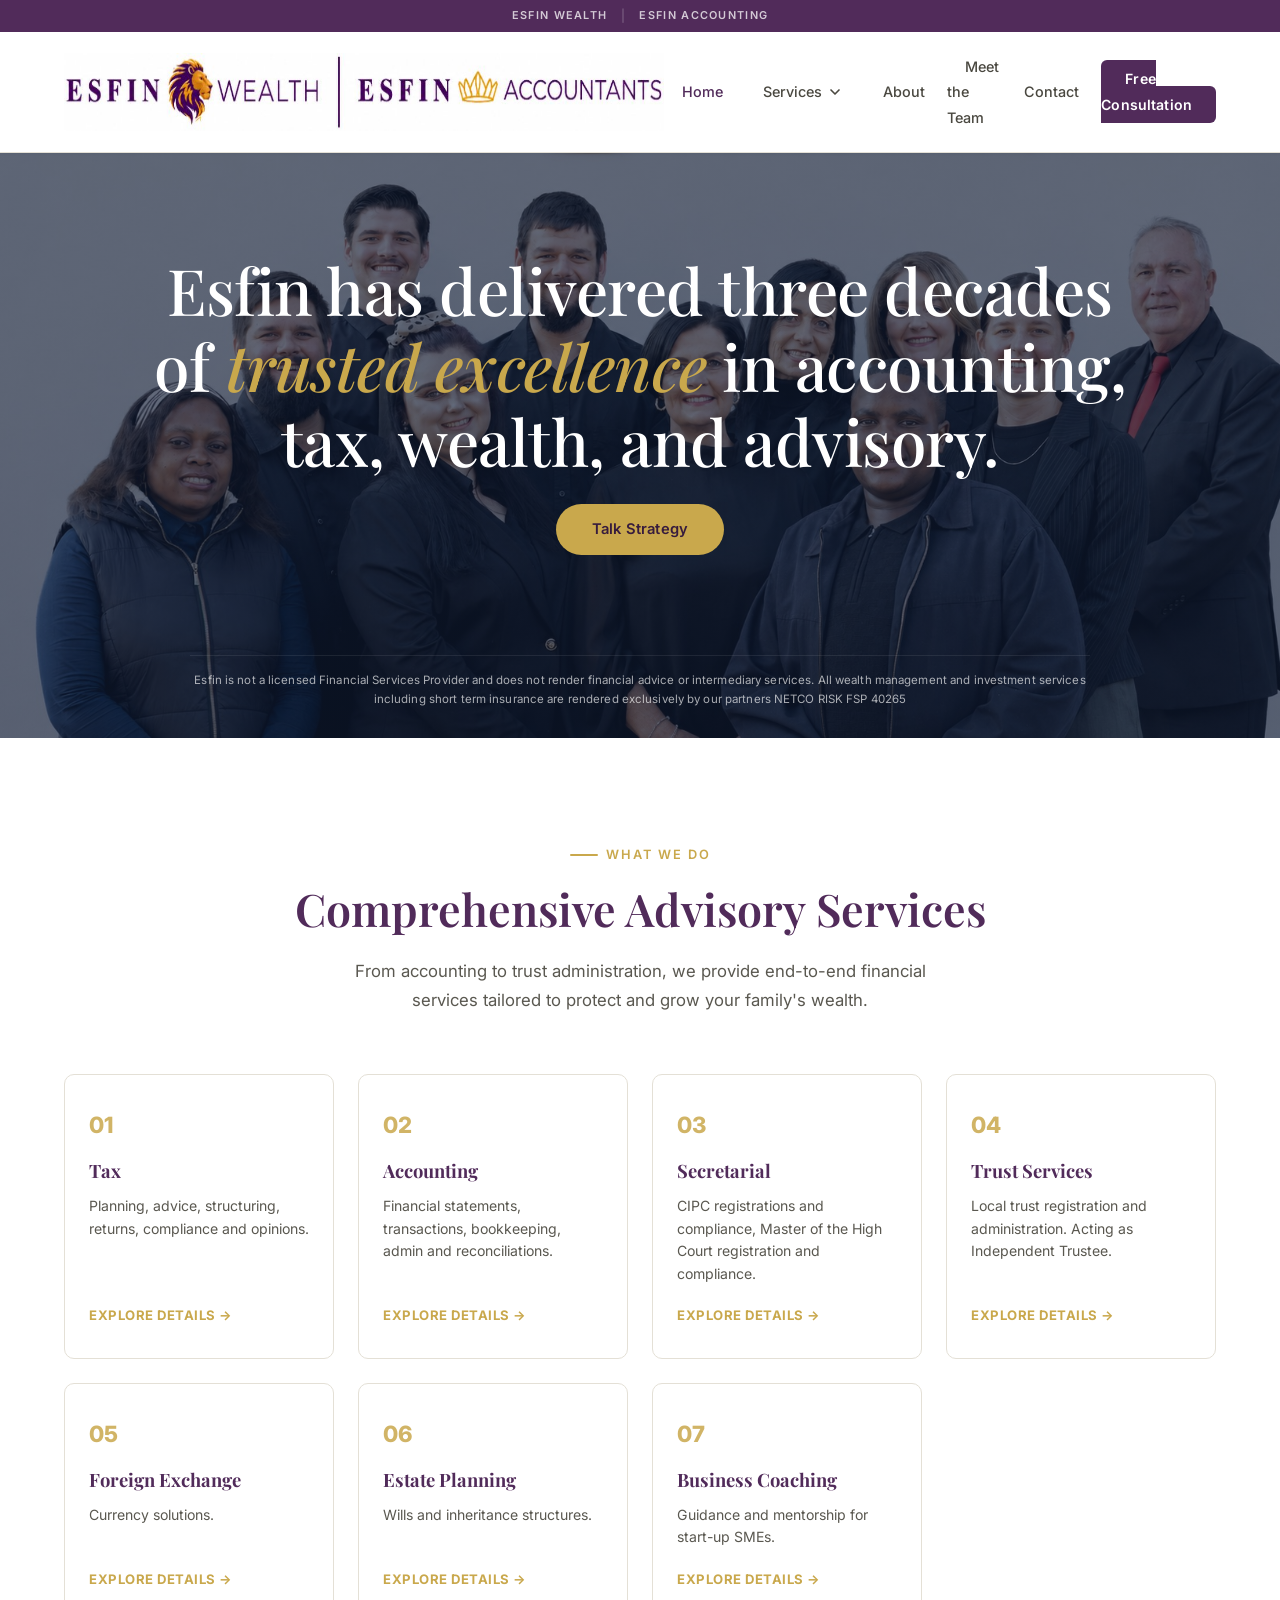
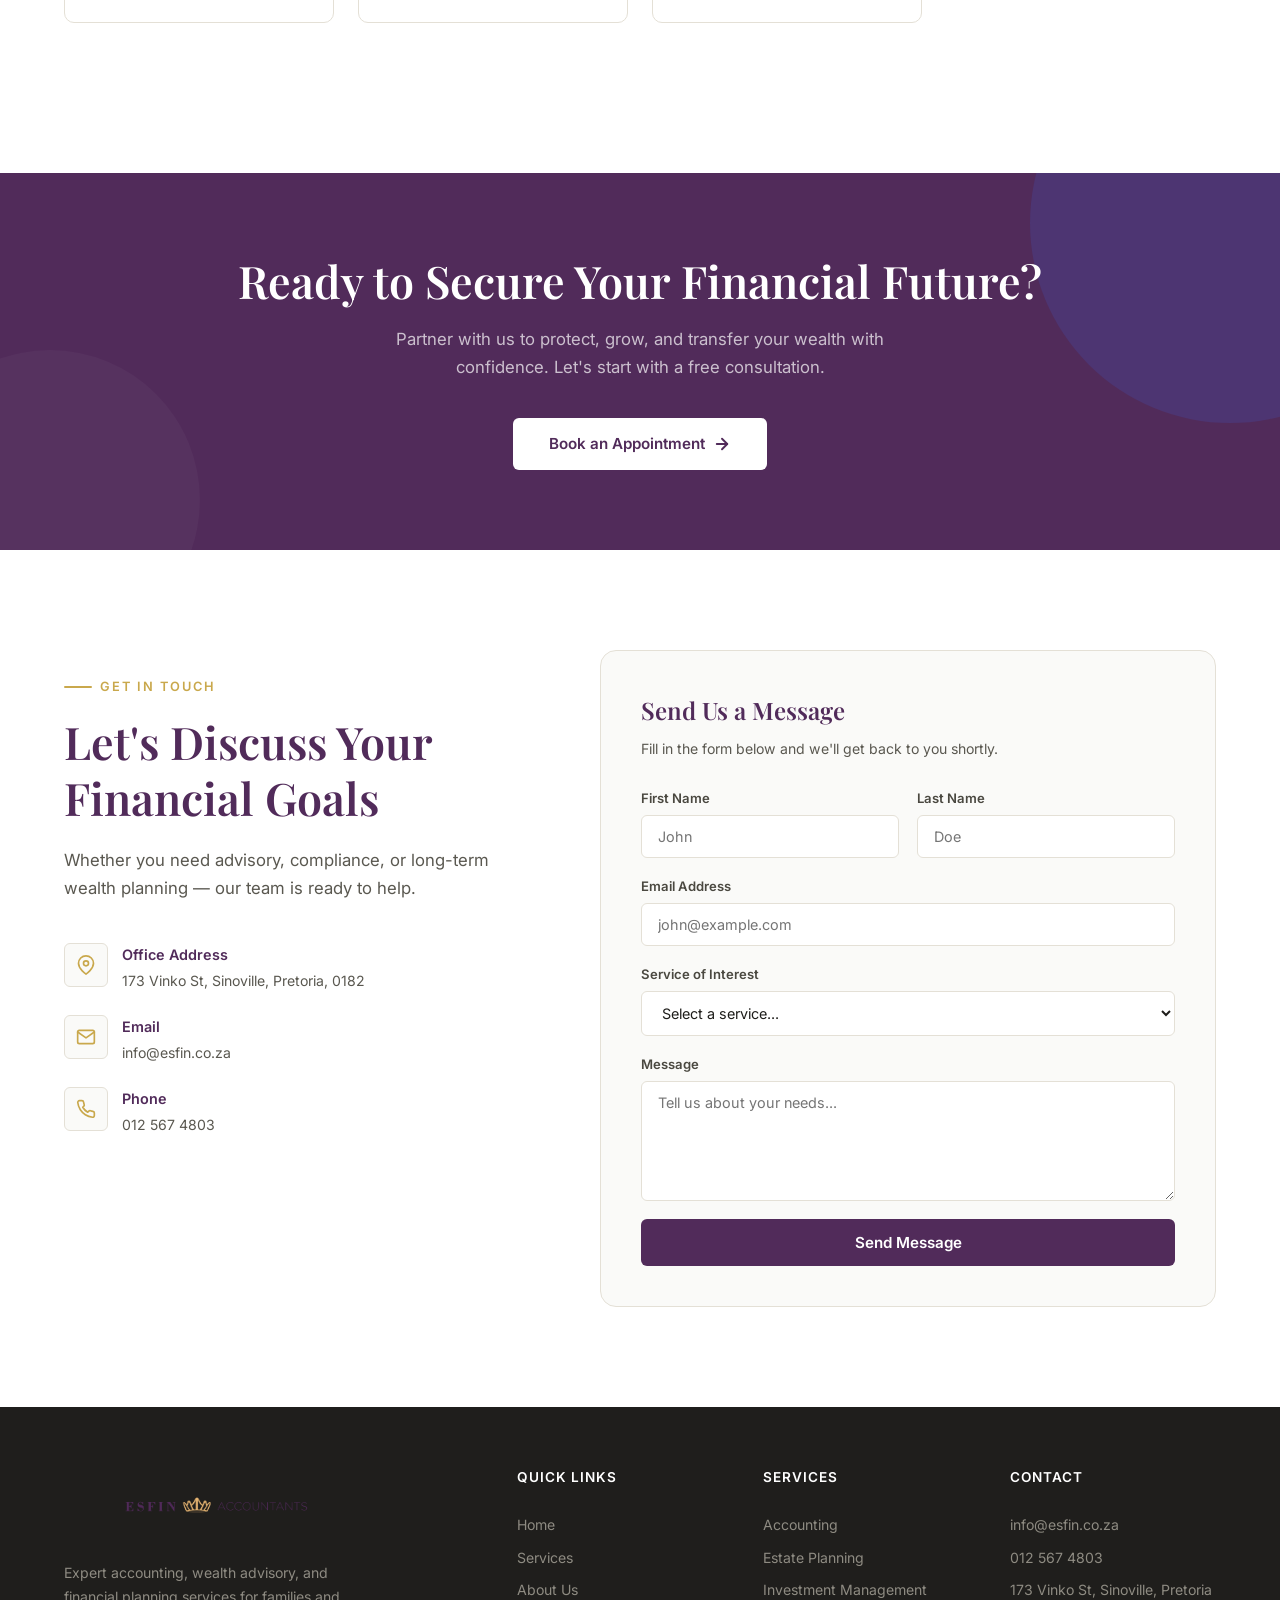
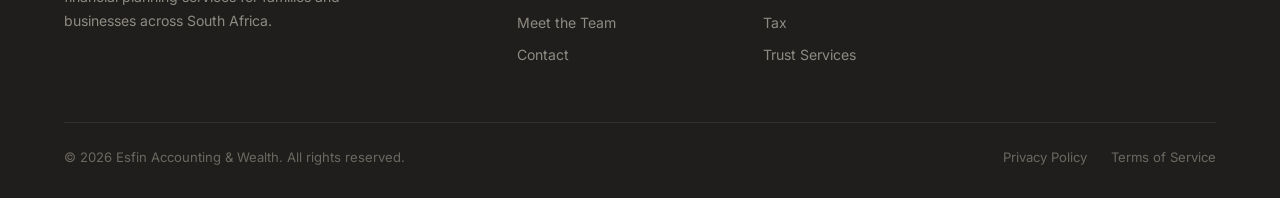
<file: index.html>
<!DOCTYPE html>
<html lang="en">
<head>
  <meta charset="UTF-8" />
  <meta name="viewport" content="width=device-width, initial-scale=1.0" />
  <meta name="description" content="Esfin Accounting &amp; Wealth — Expert accounting, estate planning, investment management, and comprehensive wealth advisory services for families and businesses." />
  <title>Esfin Accounting &amp; Wealth — Professional Advisory &amp; Wealth Management</title>
  <link rel="stylesheet" href="styles.css" />
</head>
<body>

  <!-- ============================================
       BRAND TAG BAR
       ============================================ -->
  <div class="brand-tagbar">
    <span class="brand-tag">Esfin Wealth</span>
    <span class="brand-tag-divider">|</span>
    <span class="brand-tag">Esfin Accounting</span>
  </div>

  <!-- ============================================
       NAVIGATION
       ============================================ -->
  <nav class="navbar" id="navbar">
    <div class="container">
      <a href="#" class="nav-logo">
        <img src="assets/esfin-combined-logo.jpg" alt="Esfin Wealth | Esfin Accountants" class="logo-img">
      </a>

      <ul class="nav-links" id="navLinks">
        <li><a href="#hero" class="nav-link active">Home</a></li>

        <!-- Services Dropdown -->
        <li class="nav-item-dropdown" id="servicesDropdown">
          <a href="#services" class="nav-link nav-link-dropdown">
            Services
            <svg class="chevron" viewBox="0 0 24 24" fill="none" stroke="currentColor" stroke-width="2.5" stroke-linecap="round" stroke-linejoin="round">
              <polyline points="6 9 12 15 18 9"></polyline>
            </svg>
          </a>
          <div class="dropdown-menu">
            <a href="services/accounting.html" class="dropdown-item">
              <div class="dd-text">
                <h4>Accounting</h4>
                <p>Transactions, statements &amp; admin</p>
              </div>
            </a>
            <a href="services/estate-planning.html" class="dropdown-item">
              <div class="dd-text">
                <h4>Estate Planning</h4>
                <p>Wills &amp; inheritance structures</p>
              </div>
            </a>
            <a href="services/fiduciary.html" class="dropdown-item">
              <div class="dd-text">
                <h4>Fiduciary</h4>
                <p>Independent trusteeship</p>
              </div>
            </a>
            <a href="services/foreign-exchange.html" class="dropdown-item">
              <div class="dd-text">
                <h4>Foreign Exchange</h4>
                <p>Currency solutions &amp; allowances</p>
              </div>
            </a>
            <a href="services/investment-management.html" class="dropdown-item">
              <div class="dd-text">
                <h4>Investment Management</h4>
                <p>Diversified portfolios</p>
              </div>
            </a>
            <a href="services/philanthropy.html" class="dropdown-item">
              <div class="dd-text">
                <h4>Philanthropy</h4>
                <p>Public benefit organisations</p>
              </div>
            </a>
            <a href="services/property-administration.html" class="dropdown-item">
              <div class="dd-text">
                <h4>Property Administration</h4>
                <p>Invoicing, tenants &amp; maintenance</p>
              </div>
            </a>
            <a href="services/retirement-planning.html" class="dropdown-item">
              <div class="dd-text">
                <h4>Retirement Planning</h4>
                <p>Pension &amp; income strategies</p>
              </div>
            </a>
            <a href="services/short-term-insurance.html" class="dropdown-item">
              <div class="dd-text">
                <h4>Short-Term Insurance</h4>
                <p>Domestic &amp; business cover</p>
              </div>
            </a>
            <a href="services/structuring.html" class="dropdown-item">
              <div class="dd-text">
                <h4>Structuring</h4>
                <p>Tax-efficient structures</p>
              </div>
            </a>
            <a href="services/tax.html" class="dropdown-item">
              <div class="dd-text">
                <h4>Tax</h4>
                <p>Compliance &amp; planning</p>
              </div>
            </a>
            <a href="services/trust-services.html" class="dropdown-item">
              <div class="dd-text">
                <h4>Trust Services</h4>
                <p>Local &amp; offshore trusts</p>
              </div>
            </a>
          </div>
        </li>

        <li><a href="about.html" class="nav-link">About</a></li>
        <li><a href="team.html" class="nav-link">Meet the Team</a></li>
        <li><a href="#contact" class="nav-link">Contact</a></li>
        <li><a href="#contact" class="nav-cta">Free Consultation</a></li>
      </ul>

      <!-- Mobile Toggle -->
      <button class="nav-toggle" id="navToggle" aria-label="Toggle navigation">
        <span></span>
        <span></span>
        <span></span>
      </button>
    </div>
  </nav>

  <!-- ============================================
       HERO SECTION
       ============================================ -->
  <section class="hero" id="hero">
    <!-- Decorative abstract shapes -->
    <div class="hero-orb hero-orb-1"></div>
    <div class="hero-orb hero-orb-2"></div>
    <div class="hero-orb hero-orb-3"></div>

    <div class="container hero-container">
      <div class="hero-center">
        <h1 class="hero-title">
          Esfin has delivered three decades of <span class="highlight">trusted excellence</span> in accounting, tax, wealth, and advisory.
        </h1>
        <a href="#contact" class="btn-hero">Talk Strategy</a>
      </div>



      <!-- Regulatory Disclaimer -->
      <div class="hero-disclaimer">
        Esfin is not a licensed Financial Services Provider and does not render financial advice or intermediary services. All wealth management and investment services including short term insurance are rendered exclusively by our partners NETCO RISK FSP 40265
      </div>
    </div>
  </section>

  <!-- ============================================
       STATS BAR
       ============================================ -->

  <!-- ============================================
       SERVICES SECTION
       ============================================ -->
  <section class="services" id="services">
    <div class="container">
      <div class="services-header fade-up">
        <div class="section-label">What We Do</div>
        <h2 class="section-title">Comprehensive Advisory Services</h2>
        <p class="section-subtitle">
          From accounting to trust administration, we provide end-to-end financial services tailored to protect and grow your family's wealth.
        </p>
      </div>

      <!-- Services Card Grid (Blocks) -->
      <div class="services-grid">
        <!-- 1. Tax -->
        <div class="service-card" data-service="tax">
          <div class="service-card-num">01</div>
          <h4>Tax</h4>
          <p>Planning, advice, structuring, returns, compliance and opinions.</p>
          <span class="service-card-link">Explore Details &rarr;</span>
        </div>
        <!-- 2. Accounting -->
        <div class="service-card" data-service="accounting">
          <div class="service-card-num">02</div>
          <h4>Accounting</h4>
          <p>Financial statements, transactions, bookkeeping, admin and reconciliations.</p>
          <span class="service-card-link">Explore Details &rarr;</span>
        </div>
        <!-- 3. Secretarial -->
        <div class="service-card" data-service="secretarial">
          <div class="service-card-num">03</div>
          <h4>Secretarial</h4>
          <p>CIPC registrations and compliance, Master of the High Court registration and compliance.</p>
          <span class="service-card-link">Explore Details &rarr;</span>
        </div>
        <!-- 4. Trust Services -->
        <div class="service-card" data-service="trust-services">
          <div class="service-card-num">04</div>
          <h4>Trust Services</h4>
          <p>Local trust registration and administration. Acting as Independent Trustee.</p>
          <span class="service-card-link">Explore Details &rarr;</span>
        </div>
        <!-- 5. Foreign Exchange -->
        <div class="service-card" data-service="foreign-exchange">
          <div class="service-card-num">05</div>
          <h4>Foreign Exchange</h4>
          <p>Currency solutions.</p>
          <span class="service-card-link">Explore Details &rarr;</span>
        </div>
        <!-- 6. Estate Planning -->
        <div class="service-card" data-service="estate-planning">
          <div class="service-card-num">06</div>
          <h4>Estate Planning</h4>
          <p>Wills and inheritance structures.</p>
          <span class="service-card-link">Explore Details &rarr;</span>
        </div>
        <!-- 7. Business Coaching -->
        <div class="service-card" data-service="business-coaching">
          <div class="service-card-num">07</div>
          <h4>Business Coaching</h4>
          <p>Guidance and mentorship for start-up SMEs.</p>
          <span class="service-card-link">Explore Details &rarr;</span>
        </div>
      </div>

      <div class="services-panels-container">
        <!-- 1. Tax -->
        <div class="services-tab-panel active" id="tab-panel-tax">
          <div class="services-panel-left">
            <div class="services-panel-label">Taxation Services</div>
            <h3>Proactive tax planning, compliance, and expert opinions</h3>
            <p class="services-intro">We provide advice, planning, structuring, returns, compliance and formal opinions — helping you stay compliant while minimizing your tax burden.</p>
            <ul class="services-bullet-list">
              <li>
                <svg viewBox="0 0 24 24" fill="none" stroke="currentColor" stroke-width="2.5"><circle cx="12" cy="12" r="7"></circle></svg>
                <span><span class="bold-bullet">Planning:</span> Proactive tax planning tailored to your personal and business circumstances.</span>
              </li>
              <li>
                <svg viewBox="0 0 24 24" fill="none" stroke="currentColor" stroke-width="2.5"><circle cx="12" cy="12" r="7"></circle></svg>
                <span><span class="bold-bullet">Advice:</span> Expert guidance across income tax, VAT, and other tax types.</span>
              </li>
              <li>
                <svg viewBox="0 0 24 24" fill="none" stroke="currentColor" stroke-width="2.5"><circle cx="12" cy="12" r="7"></circle></svg>
                <span><span class="bold-bullet">Structuring:</span> Tax-efficient structuring recommendations for individuals and businesses.</span>
              </li>
              <li>
                <svg viewBox="0 0 24 24" fill="none" stroke="currentColor" stroke-width="2.5"><circle cx="12" cy="12" r="7"></circle></svg>
                <span><span class="bold-bullet">Returns:</span> Preparation and submission of individual, corporate, and provisional tax returns.</span>
              </li>
              <li>
                <svg viewBox="0 0 24 24" fill="none" stroke="currentColor" stroke-width="2.5"><circle cx="12" cy="12" r="7"></circle></svg>
                <span><span class="bold-bullet">Compliance:</span> Ongoing SARS compliance, registrations, and administration.</span>
              </li>
              <li>
                <svg viewBox="0 0 24 24" fill="none" stroke="currentColor" stroke-width="2.5"><circle cx="12" cy="12" r="7"></circle></svg>
                <span><span class="bold-bullet">Opinions:</span> Formal tax opinions on complex or contentious matters.</span>
              </li>
            </ul>
            <a href="services/tax.html" class="btn-gold-plus">
              <span>Speak with a Tax Expert</span>
              <svg viewBox="0 0 24 24" fill="none" stroke="currentColor" stroke-width="2.5"><circle cx="12" cy="12" r="9"></circle><line x1="12" y1="8" x2="12" y2="16"></line><line x1="8" y1="12" x2="16" y2="12"></line></svg>
            </a>
          </div>
          <div class="services-panel-right">
            <div class="process-card">
              <div class="process-number">01</div>
              <div class="process-text">
                <h4>Initial Assessment</h4>
                <p>We begin with a comprehensive review of your current position, goals, and specific requirements.</p>
              </div>
            </div>
            <div class="process-card">
              <div class="process-number">02</div>
              <div class="process-text">
                <h4>Tailored Strategy</h4>
                <p>Our specialists design a bespoke solution aligned with your unique circumstances and objectives.</p>
              </div>
            </div>
            <div class="process-card">
              <div class="process-number">03</div>
              <div class="process-text">
                <h4>Ongoing Support</h4>
                <p>We provide continuous monitoring, reporting, and proactive guidance as your needs evolve.</p>
              </div>
            </div>
          </div>
        </div>

        <!-- 2. Accounting -->
        <div class="services-tab-panel" id="tab-panel-accounting">
          <div class="services-panel-left">
            <div class="services-panel-label">Accounting Services</div>
            <h3>Precise accounting that gives you total financial clarity</h3>
            <p class="services-intro">Our accounting team handles every transaction, statement, and administrative obligation — so you always have an accurate, up-to-date picture of your financial position.</p>
            <ul class="services-bullet-list">
              <li>
                <svg viewBox="0 0 24 24" fill="none" stroke="currentColor" stroke-width="2.5"><circle cx="12" cy="12" r="7"></circle></svg>
                <span><span class="bold-bullet">Financial Statements:</span> Monthly and annual financial statements.</span>
              </li>
              <li>
                <svg viewBox="0 0 24 24" fill="none" stroke="currentColor" stroke-width="2.5"><circle cx="12" cy="12" r="7"></circle></svg>
                <span><span class="bold-bullet">Transactions:</span> Accurate processing of all transactions.</span>
              </li>
              <li>
                <svg viewBox="0 0 24 24" fill="none" stroke="currentColor" stroke-width="2.5"><circle cx="12" cy="12" r="7"></circle></svg>
                <span><span class="bold-bullet">Bookkeeping:</span> Full bookkeeping and general ledger maintenance.</span>
              </li>
              <li>
                <svg viewBox="0 0 24 24" fill="none" stroke="currentColor" stroke-width="2.5"><circle cx="12" cy="12" r="7"></circle></svg>
                <span><span class="bold-bullet">Administration:</span> Bank account and general accounting administration.</span>
              </li>
              <li>
                <svg viewBox="0 0 24 24" fill="none" stroke="currentColor" stroke-width="2.5"><circle cx="12" cy="12" r="7"></circle></svg>
                <span><span class="bold-bullet">Reconciliations:</span> Regular account reconciliations for accuracy.</span>
              </li>
            </ul>
            <a href="services/accounting.html" class="btn-gold-plus">
              <span>Speak with an Accounting Expert</span>
              <svg viewBox="0 0 24 24" fill="none" stroke="currentColor" stroke-width="2.5"><circle cx="12" cy="12" r="9"></circle><line x1="12" y1="8" x2="12" y2="16"></line><line x1="8" y1="12" x2="16" y2="12"></line></svg>
            </a>
          </div>
          <div class="services-panel-right">
            <div class="process-card">
              <div class="process-number">01</div>
              <div class="process-text">
                <h4>Initial Assessment</h4>
                <p>We begin with a comprehensive review of your current position, goals, and specific requirements.</p>
              </div>
            </div>
            <div class="process-card">
              <div class="process-number">02</div>
              <div class="process-text">
                <h4>Tailored Strategy</h4>
                <p>Our specialists design a bespoke solution aligned with your unique circumstances and objectives.</p>
              </div>
            </div>
            <div class="process-card">
              <div class="process-number">03</div>
              <div class="process-text">
                <h4>Ongoing Support</h4>
                <p>We provide continuous monitoring, reporting, and proactive guidance as your needs evolve.</p>
              </div>
            </div>
          </div>
        </div>

        <!-- 3. Secretarial -->
        <div class="services-tab-panel" id="tab-panel-secretarial">
          <div class="services-panel-left">
            <div class="services-panel-label">Secretarial Services</div>
            <h3>Complete company and statutory secretarial support</h3>
            <p class="services-intro">We manage the statutory and regulatory administration that keeps your company or trust in good standing, from CIPC registrations to Master of the High Court compliance.</p>
            <ul class="services-bullet-list">
              <li>
                <svg viewBox="0 0 24 24" fill="none" stroke="currentColor" stroke-width="2.5"><circle cx="12" cy="12" r="7"></circle></svg>
                <span><span class="bold-bullet">CIPC Registrations:</span> Company and close corporation registrations with the CIPC.</span>
              </li>
              <li>
                <svg viewBox="0 0 24 24" fill="none" stroke="currentColor" stroke-width="2.5"><circle cx="12" cy="12" r="7"></circle></svg>
                <span><span class="bold-bullet">CIPC Compliance:</span> Ongoing CIPC compliance, annual returns, and amendments.</span>
              </li>
              <li>
                <svg viewBox="0 0 24 24" fill="none" stroke="currentColor" stroke-width="2.5"><circle cx="12" cy="12" r="7"></circle></svg>
                <span><span class="bold-bullet">Master's Office Registrations:</span> Registration of trusts and estates with the Master of the High Court.</span>
              </li>
              <li>
                <svg viewBox="0 0 24 24" fill="none" stroke="currentColor" stroke-width="2.5"><circle cx="12" cy="12" r="7"></circle></svg>
                <span><span class="bold-bullet">Master's Office Compliance:</span> Ongoing compliance for trusts and deceased estates.</span>
              </li>
            </ul>
            <a href="#contact" class="btn-gold-plus">
              <span>Speak with a Secretarial Expert</span>
              <svg viewBox="0 0 24 24" fill="none" stroke="currentColor" stroke-width="2.5"><circle cx="12" cy="12" r="9"></circle><line x1="12" y1="8" x2="12" y2="16"></line><line x1="8" y1="12" x2="16" y2="12"></line></svg>
            </a>
          </div>
          <div class="services-panel-right">
            <div class="process-card">
              <div class="process-number">01</div>
              <div class="process-text">
                <h4>Initial Assessment</h4>
                <p>We begin with a comprehensive review of your current position, goals, and specific requirements.</p>
              </div>
            </div>
            <div class="process-card">
              <div class="process-number">02</div>
              <div class="process-text">
                <h4>Tailored Strategy</h4>
                <p>Our specialists design a bespoke solution aligned with your unique circumstances and objectives.</p>
              </div>
            </div>
            <div class="process-card">
              <div class="process-number">03</div>
              <div class="process-text">
                <h4>Ongoing Support</h4>
                <p>We provide continuous monitoring, reporting, and proactive guidance as your needs evolve.</p>
              </div>
            </div>
          </div>
        </div>

        <!-- 4. Trust Services -->
        <div class="services-tab-panel" id="tab-panel-trust-services">
          <div class="services-panel-left">
            <div class="services-panel-label">Trust Services</div>
            <h3>Rigorous administration for local trusts</h3>
            <p class="services-intro">Trusts offer unparalleled asset protection and estate planning benefits when administered correctly. We handle registration, ongoing administration, and can act as independent trustee.</p>
            <ul class="services-bullet-list">
              <li>
                <svg viewBox="0 0 24 24" fill="none" stroke="currentColor" stroke-width="2.5"><circle cx="12" cy="12" r="7"></circle></svg>
                <span><span class="bold-bullet">Trust Registration:</span> Local trust formation and registration.</span>
              </li>
              <li>
                <svg viewBox="0 0 24 24" fill="none" stroke="currentColor" stroke-width="2.5"><circle cx="12" cy="12" r="7"></circle></svg>
                <span><span class="bold-bullet">Trust Administration:</span> Full administration of trust affairs and records.</span>
              </li>
              <li>
                <svg viewBox="0 0 24 24" fill="none" stroke="currentColor" stroke-width="2.5"><circle cx="12" cy="12" r="7"></circle></svg>
                <span><span class="bold-bullet">Independent Trustee:</span> Acting as independent trustee for family and business trusts.</span>
              </li>
            </ul>
            <a href="services/trust-services.html" class="btn-gold-plus">
              <span>Speak with a Trust Expert</span>
              <svg viewBox="0 0 24 24" fill="none" stroke="currentColor" stroke-width="2.5"><circle cx="12" cy="12" r="9"></circle><line x1="12" y1="8" x2="12" y2="16"></line><line x1="8" y1="12" x2="16" y2="12"></line></svg>
            </a>
          </div>
          <div class="services-panel-right">
            <div class="process-card">
              <div class="process-number">01</div>
              <div class="process-text">
                <h4>Initial Assessment</h4>
                <p>We begin with a comprehensive review of your current position, goals, and specific requirements.</p>
              </div>
            </div>
            <div class="process-card">
              <div class="process-number">02</div>
              <div class="process-text">
                <h4>Tailored Strategy</h4>
                <p>Our specialists design a bespoke solution aligned with your unique circumstances and objectives.</p>
              </div>
            </div>
            <div class="process-card">
              <div class="process-number">03</div>
              <div class="process-text">
                <h4>Ongoing Support</h4>
                <p>We provide continuous monitoring, reporting, and proactive guidance as your needs evolve.</p>
              </div>
            </div>
          </div>
        </div>

        <!-- 5. Foreign Exchange -->
        <div class="services-tab-panel" id="tab-panel-foreign-exchange">
          <div class="services-panel-left">
            <div class="services-panel-label">Foreign Exchange</div>
            <h3>Global currency solutions with institutional pricing</h3>
            <p class="services-intro">Navigate international currency exchange seamlessly, with tailored currency solutions designed around your personal or business needs.</p>
            <ul class="services-bullet-list">
              <li>
                <svg viewBox="0 0 24 24" fill="none" stroke="currentColor" stroke-width="2.5"><circle cx="12" cy="12" r="7"></circle></svg>
                <span><span class="bold-bullet">Currency Solutions:</span> Comprehensive foreign exchange currency solutions tailored to your needs.</span>
              </li>
            </ul>
            <a href="services/foreign-exchange.html" class="btn-gold-plus">
              <span>Speak with a Forex Expert</span>
              <svg viewBox="0 0 24 24" fill="none" stroke="currentColor" stroke-width="2.5"><circle cx="12" cy="12" r="9"></circle><line x1="12" y1="8" x2="12" y2="16"></line><line x1="8" y1="12" x2="16" y2="12"></line></svg>
            </a>
          </div>
          <div class="services-panel-right">
            <div class="process-card">
              <div class="process-number">01</div>
              <div class="process-text">
                <h4>Initial Assessment</h4>
                <p>We begin with a comprehensive review of your current position, goals, and specific requirements.</p>
              </div>
            </div>
            <div class="process-card">
              <div class="process-number">02</div>
              <div class="process-text">
                <h4>Tailored Strategy</h4>
                <p>Our specialists design a bespoke solution aligned with your unique circumstances and objectives.</p>
              </div>
            </div>
            <div class="process-card">
              <div class="process-number">03</div>
              <div class="process-text">
                <h4>Ongoing Support</h4>
                <p>We provide continuous monitoring, reporting, and proactive guidance as your needs evolve.</p>
              </div>
            </div>
          </div>
        </div>

        <!-- 6. Estate Planning -->
        <div class="services-tab-panel" id="tab-panel-estate-planning">
          <div class="services-panel-left">
            <div class="services-panel-label">Estate Planning</div>
            <h3>Protecting and transferring your legacy across generations</h3>
            <p class="services-intro">We design wills and inheritance structures to ensure your hard-earned wealth is seamlessly transferred to your loved ones.</p>
            <ul class="services-bullet-list">
              <li>
                <svg viewBox="0 0 24 24" fill="none" stroke="currentColor" stroke-width="2.5"><circle cx="12" cy="12" r="7"></circle></svg>
                <span><span class="bold-bullet">Wills:</span> Drafting and reviewing your last will and testament.</span>
              </li>
              <li>
                <svg viewBox="0 0 24 24" fill="none" stroke="currentColor" stroke-width="2.5"><circle cx="12" cy="12" r="7"></circle></svg>
                <span><span class="bold-bullet">Inheritance Structures:</span> Structuring for seamless inter-generational wealth transfer.</span>
              </li>
            </ul>
            <a href="services/estate-planning.html" class="btn-gold-plus">
              <span>Speak with an Estate Planning Expert</span>
              <svg viewBox="0 0 24 24" fill="none" stroke="currentColor" stroke-width="2.5"><circle cx="12" cy="12" r="9"></circle><line x1="12" y1="8" x2="12" y2="16"></line><line x1="8" y1="12" x2="16" y2="12"></line></svg>
            </a>
          </div>
          <div class="services-panel-right">
            <div class="process-card">
              <div class="process-number">01</div>
              <div class="process-text">
                <h4>Initial Assessment</h4>
                <p>We begin with a comprehensive review of your current position, goals, and specific requirements.</p>
              </div>
            </div>
            <div class="process-card">
              <div class="process-number">02</div>
              <div class="process-text">
                <h4>Tailored Strategy</h4>
                <p>Our specialists design a bespoke solution aligned with your unique circumstances and objectives.</p>
              </div>
            </div>
            <div class="process-card">
              <div class="process-number">03</div>
              <div class="process-text">
                <h4>Ongoing Support</h4>
                <p>We provide continuous monitoring, reporting, and proactive guidance as your needs evolve.</p>
              </div>
            </div>
          </div>
        </div>

        <!-- 7. Business Coaching -->
        <div class="services-tab-panel" id="tab-panel-business-coaching">
          <div class="services-panel-left">
            <div class="services-panel-label">Business Coaching</div>
            <h3>Guidance and mentorship for growing businesses</h3>
            <p class="services-intro">We provide guidance and mentorship for start-up SMEs, helping founders navigate the practical and financial challenges of building a business.</p>
            <ul class="services-bullet-list">
              <li>
                <svg viewBox="0 0 24 24" fill="none" stroke="currentColor" stroke-width="2.5"><circle cx="12" cy="12" r="7"></circle></svg>
                <span><span class="bold-bullet">Guidance:</span> Hands-on guidance through the challenges of running a business.</span>
              </li>
              <li>
                <svg viewBox="0 0 24 24" fill="none" stroke="currentColor" stroke-width="2.5"><circle cx="12" cy="12" r="7"></circle></svg>
                <span><span class="bold-bullet">Mentorship:</span> Ongoing mentorship tailored to start-up SMEs.</span>
              </li>
            </ul>
            <a href="#contact" class="btn-gold-plus">
              <span>Speak with a Business Coaching Expert</span>
              <svg viewBox="0 0 24 24" fill="none" stroke="currentColor" stroke-width="2.5"><circle cx="12" cy="12" r="9"></circle><line x1="12" y1="8" x2="12" y2="16"></line><line x1="8" y1="12" x2="16" y2="12"></line></svg>
            </a>
          </div>
          <div class="services-panel-right">
            <div class="process-card">
              <div class="process-number">01</div>
              <div class="process-text">
                <h4>Initial Assessment</h4>
                <p>We begin with a comprehensive review of your current position, goals, and specific requirements.</p>
              </div>
            </div>
            <div class="process-card">
              <div class="process-number">02</div>
              <div class="process-text">
                <h4>Tailored Strategy</h4>
                <p>Our specialists design a bespoke solution aligned with your unique circumstances and objectives.</p>
              </div>
            </div>
            <div class="process-card">
              <div class="process-number">03</div>
              <div class="process-text">
                <h4>Ongoing Support</h4>
                <p>We provide continuous monitoring, reporting, and proactive guidance as your needs evolve.</p>
              </div>
            </div>
          </div>
        </div>
      </div>
    </div>
  </section>

  <!-- ============================================
       CTA BANNER
       ============================================ -->
  <section class="cta-banner">
    <div class="container fade-up">
      <h2 class="section-title">Ready to Secure Your Financial Future?</h2>
      <p>Partner with us to protect, grow, and transfer your wealth with confidence. Let's start with a free consultation.</p>
      <a href="#contact" class="btn-white">
        Book an Appointment
        <svg width="18" height="18" viewBox="0 0 24 24" fill="none" stroke="currentColor" stroke-width="2.5" stroke-linecap="round" stroke-linejoin="round"><line x1="5" y1="12" x2="19" y2="12"></line><polyline points="12 5 19 12 12 19"></polyline></svg>
      </a>
    </div>
  </section>

  <!-- ============================================
       CONTACT SECTION
       ============================================ -->
  <section class="contact" id="contact">
    <div class="container">
      <div class="contact-info">
        <div class="section-label">Get in Touch</div>
        <h2 class="section-title">Let's Discuss Your Financial Goals</h2>
        <p class="section-subtitle">
          Whether you need advisory, compliance, or long-term wealth planning — our team is ready to help.
        </p>

        <div class="contact-details">
          <div class="contact-detail fade-up">
            <div class="detail-icon">
              <svg width="20" height="20" viewBox="0 0 24 24" fill="none" stroke="currentColor" stroke-width="2" stroke-linecap="round" stroke-linejoin="round"><path d="M21 10c0 7-9 13-9 13s-9-6-9-13a9 9 0 0 1 18 0z"></path><circle cx="12" cy="10" r="3"></circle></svg>
            </div>
            <div>
              <h4>Office Address</h4>
              <p>173 Vinko St, Sinoville, Pretoria, 0182</p>
            </div>
          </div>
          <div class="contact-detail fade-up">
            <div class="detail-icon">
              <svg width="20" height="20" viewBox="0 0 24 24" fill="none" stroke="currentColor" stroke-width="2" stroke-linecap="round" stroke-linejoin="round"><path d="M4 4h16c1.1 0 2 .9 2 2v12c0 1.1-.9 2-2 2H4c-1.1 0-2-.9-2-2V6c0-1.1.9-2 2-2z"></path><polyline points="22,6 12,13 2,6"></polyline></svg>
            </div>
            <div>
              <h4>Email</h4>
              <p>info@esfin.co.za</p>
            </div>
          </div>
          <div class="contact-detail fade-up">
            <div class="detail-icon">
              <svg width="20" height="20" viewBox="0 0 24 24" fill="none" stroke="currentColor" stroke-width="2" stroke-linecap="round" stroke-linejoin="round"><path d="M22 16.92v3a2 2 0 0 1-2.18 2 19.79 19.79 0 0 1-8.63-3.07 19.5 19.5 0 0 1-6-6 19.79 19.79 0 0 1-3.07-8.67A2 2 0 0 1 4.11 2h3a2 2 0 0 1 2 1.72 12.84 12.84 0 0 0 .7 2.81 2 2 0 0 1-.45 2.11L8.09 9.91a16 16 0 0 0 6 6l1.27-1.27a2 2 0 0 1 2.11-.45 12.84 12.84 0 0 0 2.81.7A2 2 0 0 1 22 16.92z"></path></svg>
            </div>
            <div>
              <h4>Phone</h4>
              <p>012 567 4803</p>
            </div>
          </div>
        </div>
      </div>

      <div class="contact-form-wrapper fade-up">
        <h3>Send Us a Message</h3>
        <p>Fill in the form below and we'll get back to you shortly.</p>
        <form class="contact-form" id="contactForm">
          <div class="form-row">
            <div class="form-group">
              <label for="firstName">First Name</label>
              <input type="text" id="firstName" name="firstName" placeholder="John" required />
            </div>
            <div class="form-group">
              <label for="lastName">Last Name</label>
              <input type="text" id="lastName" name="lastName" placeholder="Doe" required />
            </div>
          </div>
          <div class="form-group">
            <label for="email">Email Address</label>
            <input type="email" id="email" name="email" placeholder="john@example.com" required />
          </div>
          <div class="form-group">
            <label for="service">Service of Interest</label>
            <select id="service" name="service">
              <option value="">Select a service...</option>
              <option value="accounting">Accounting</option>
              <option value="estate-planning">Estate Planning</option>
              <option value="fiduciary">Fiduciary</option>
              <option value="foreign-exchange">Foreign Exchange</option>
              <option value="investment-management">Investment Management</option>
              <option value="philanthropy">Philanthropy</option>
              <option value="property-administration">Property Administration</option>
              <option value="retirement-planning">Retirement Planning</option>
              <option value="short-term-insurance">Short-Term Insurance</option>
              <option value="structuring">Structuring</option>
              <option value="tax">Tax</option>
              <option value="trust-services">Trust Services</option>
            </select>
          </div>
          <div class="form-group">
            <label for="message">Message</label>
            <textarea id="message" name="message" placeholder="Tell us about your needs..."></textarea>
          </div>
          <button type="submit" class="form-submit">Send Message</button>
        </form>
      </div>
    </div>
  </section>

  <!-- ============================================
       FOOTER
       ============================================ -->
  <footer class="footer">
    <div class="container">
      <div class="footer-grid">
        <div class="footer-brand">
          <a href="#" class="nav-logo">
            <img src="assets/logo.png" alt="Esfin Accountants" class="logo-img">
          </a>
          <p>Expert accounting, wealth advisory, and financial planning services for families and businesses across South Africa.</p>
        </div>

        <div class="footer-col">
          <h4>Quick Links</h4>
          <a href="#hero">Home</a>
          <a href="#services">Services</a>
          <a href="about.html">About Us</a>
          <a href="team.html">Meet the Team</a>
          <a href="#contact">Contact</a>
        </div>

        <div class="footer-col">
          <h4>Services</h4>
          <a href="#services">Accounting</a>
          <a href="#services">Estate Planning</a>
          <a href="#services">Investment Management</a>
          <a href="#services">Tax</a>
          <a href="#services">Trust Services</a>
        </div>

        <div class="footer-col">
          <h4>Contact</h4>
          <a href="mailto:info@esfin.co.za">info@esfin.co.za</a>
          <a href="tel:0125674803">012 567 4803</a>
          <a href="https://maps.google.com/?q=173+Vinko+St,+Sinoville,+Pretoria,+0182" target="_blank" rel="noopener noreferrer">173 Vinko St, Sinoville, Pretoria</a>
        </div>
      </div>

      <div class="footer-bottom">
        <p>&copy; 2026 Esfin Accounting &amp; Wealth. All rights reserved.</p>
        <div class="footer-bottom-links">
          <a href="#">Privacy Policy</a>
          <a href="#">Terms of Service</a>
        </div>
      </div>
    </div>
  </footer>

  <script src="script.js"></script>
</body>
</html>
</file>
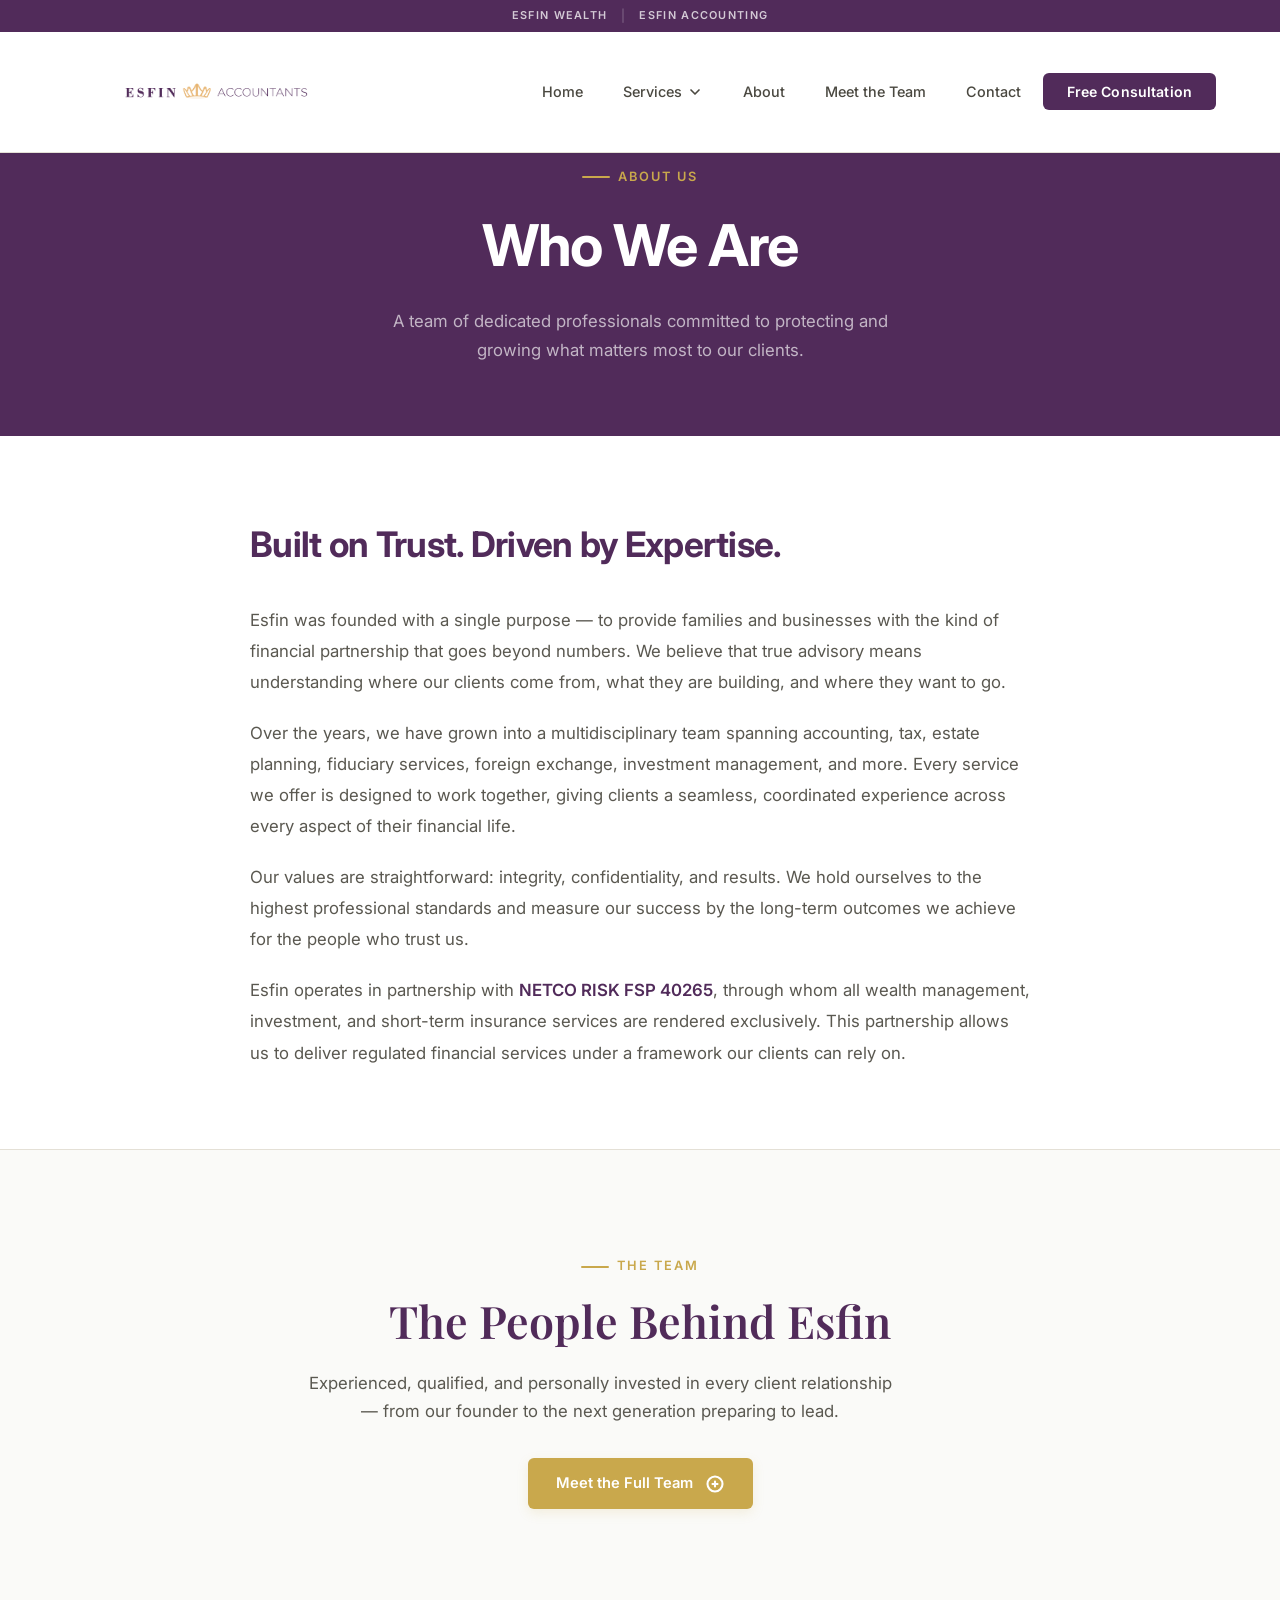
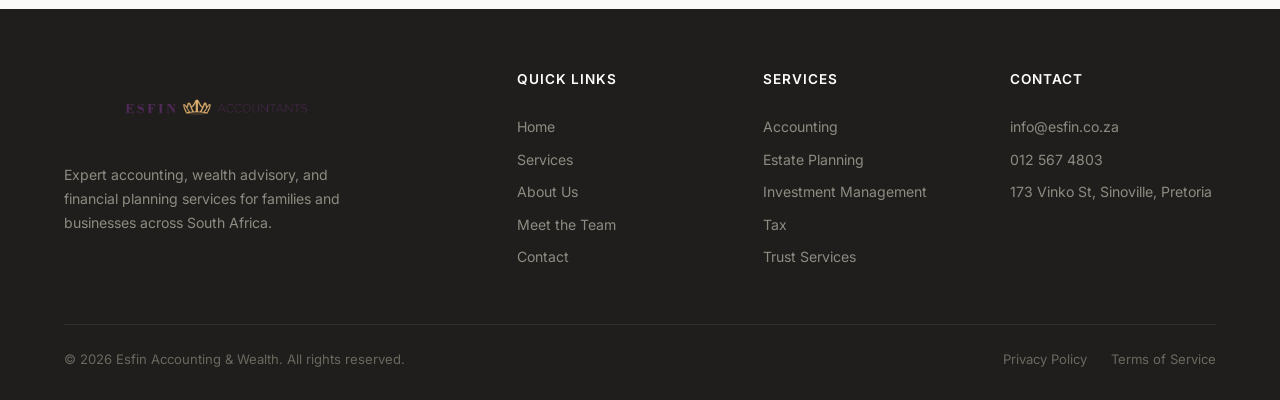
<file: about.html>
<!DOCTYPE html>
<html lang="en">
<head>
  <meta charset="UTF-8" />
  <meta name="viewport" content="width=device-width, initial-scale=1.0" />
  <meta name="description" content="Meet the Esfin team — decades of combined expertise in accounting, tax, estate planning, and financial advisory." />
  <title>About Us — Esfin Accounting &amp; Wealth</title>
  <link rel="stylesheet" href="styles.css" />
</head>
<body>

  <!-- ============================================
       BRAND TAG BAR
       ============================================ -->
  <div class="brand-tagbar">
    <span class="brand-tag">Esfin Wealth</span>
    <span class="brand-tag-divider">|</span>
    <span class="brand-tag">Esfin Accounting</span>
  </div>

  <!-- ============================================
       NAVIGATION
       ============================================ -->
  <nav class="navbar" id="navbar">
    <div class="container">
      <a href="index.html" class="nav-logo">
        <img src="assets/logo.png" alt="Esfin Accountants" class="logo-img">
      </a>

      <ul class="nav-links" id="navLinks">
        <li><a href="index.html" class="nav-link">Home</a></li>

        <!-- Services Dropdown -->
        <li class="nav-item-dropdown" id="servicesDropdown">
          <a href="index.html#services" class="nav-link nav-link-dropdown">
            Services
            <svg class="chevron" viewBox="0 0 24 24" fill="none" stroke="currentColor" stroke-width="2.5" stroke-linecap="round" stroke-linejoin="round">
              <polyline points="6 9 12 15 18 9"></polyline>
            </svg>
          </a>
          <div class="dropdown-menu">
            <a href="services/accounting.html" class="dropdown-item">
              <div class="dd-text">
                <h4>Accounting</h4>
                <p>Transactions, statements &amp; admin</p>
              </div>
            </a>
            <a href="services/estate-planning.html" class="dropdown-item">
              <div class="dd-text">
                <h4>Estate Planning</h4>
                <p>Wills &amp; inheritance structures</p>
              </div>
            </a>
            <a href="services/fiduciary.html" class="dropdown-item">
              <div class="dd-text">
                <h4>Fiduciary</h4>
                <p>Independent trusteeship</p>
              </div>
            </a>
            <a href="services/foreign-exchange.html" class="dropdown-item">
              <div class="dd-text">
                <h4>Foreign Exchange</h4>
                <p>Currency solutions &amp; allowances</p>
              </div>
            </a>
            <a href="services/investment-management.html" class="dropdown-item">
              <div class="dd-text">
                <h4>Investment Management</h4>
                <p>Diversified portfolios</p>
              </div>
            </a>
            <a href="services/philanthropy.html" class="dropdown-item">
              <div class="dd-text">
                <h4>Philanthropy</h4>
                <p>Public benefit organisations</p>
              </div>
            </a>
            <a href="services/property-administration.html" class="dropdown-item">
              <div class="dd-text">
                <h4>Property Administration</h4>
                <p>Invoicing, tenants &amp; maintenance</p>
              </div>
            </a>
            <a href="services/retirement-planning.html" class="dropdown-item">
              <div class="dd-text">
                <h4>Retirement Planning</h4>
                <p>Pension &amp; income strategies</p>
              </div>
            </a>
            <a href="services/short-term-insurance.html" class="dropdown-item">
              <div class="dd-text">
                <h4>Short-Term Insurance</h4>
                <p>Domestic &amp; business cover</p>
              </div>
            </a>
            <a href="services/structuring.html" class="dropdown-item">
              <div class="dd-text">
                <h4>Structuring</h4>
                <p>Tax-efficient structures</p>
              </div>
            </a>
            <a href="services/tax.html" class="dropdown-item">
              <div class="dd-text">
                <h4>Tax</h4>
                <p>Compliance &amp; planning</p>
              </div>
            </a>
            <a href="services/trust-services.html" class="dropdown-item">
              <div class="dd-text">
                <h4>Trust Services</h4>
                <p>Local &amp; offshore trusts</p>
              </div>
            </a>
          </div>
        </li>

        <li><a href="about.html" class="nav-link active">About</a></li>
        <li><a href="team.html" class="nav-link">Meet the Team</a></li>
        <li><a href="index.html#contact" class="nav-link">Contact</a></li>
        <li><a href="index.html#contact" class="nav-cta">Free Consultation</a></li>
      </ul>

      <!-- Mobile Toggle -->
      <button class="nav-toggle" id="navToggle" aria-label="Toggle navigation">
        <span></span>
        <span></span>
        <span></span>
      </button>
    </div>
  </nav>

  <!-- ============================================
       PAGE HERO
       ============================================ -->
  <section class="page-hero">
    <div class="container">
      <div class="section-label">About Us</div>
      <h1 class="page-hero-title">Who We Are</h1>
      <p class="page-hero-subtitle">A team of dedicated professionals committed to protecting and growing what matters most to our clients.</p>
    </div>
  </section>

  <!-- ============================================
       ABOUT DESCRIPTION
       ============================================ -->
  <section class="about-description">
    <div class="container">
      <div class="about-desc-inner fade-up">
        <h2 class="about-desc-heading">Built on Trust. Driven by Expertise.</h2>
        <div class="about-desc-body">
          <p>Esfin was founded with a single purpose — to provide families and businesses with the kind of financial partnership that goes beyond numbers. We believe that true advisory means understanding where our clients come from, what they are building, and where they want to go.</p>
          <p>Over the years, we have grown into a multidisciplinary team spanning accounting, tax, estate planning, fiduciary services, foreign exchange, investment management, and more. Every service we offer is designed to work together, giving clients a seamless, coordinated experience across every aspect of their financial life.</p>
          <p>Our values are straightforward: integrity, confidentiality, and results. We hold ourselves to the highest professional standards and measure our success by the long-term outcomes we achieve for the people who trust us.</p>
          <p>Esfin operates in partnership with <strong>NETCO RISK FSP 40265</strong>, through whom all wealth management, investment, and short-term insurance services are rendered exclusively. This partnership allows us to deliver regulated financial services under a framework our clients can rely on.</p>
        </div>
      </div>
    </div>
  </section>

  <!-- ============================================
       WHO WE ARE (teaser -> Meet the Team)
       ============================================ -->
  <section class="who-we-are" id="about">
    <div class="container">
      <div class="who-header fade-up" style="text-align:center; max-width:680px; margin:0 auto;">
        <div class="section-label">The Team</div>
        <h2 class="section-title">The People Behind Esfin</h2>
        <p class="section-subtitle">Experienced, qualified, and personally invested in every client relationship — from our founder to the next generation preparing to lead.</p>
        <a href="team.html" class="btn-gold-plus" style="margin-top:32px;">
          <span>Meet the Full Team</span>
          <svg viewBox="0 0 24 24" fill="none" stroke="currentColor" stroke-width="2.5"><circle cx="12" cy="12" r="9"></circle><line x1="12" y1="8" x2="12" y2="16"></line><line x1="8" y1="12" x2="16" y2="12"></line></svg>
        </a>
      </div>
    </div>
  </section>

  <!-- ============================================
       FOOTER
       ============================================ -->
  <footer class="footer">
    <div class="container">
      <div class="footer-grid">
        <div class="footer-brand">
          <a href="index.html" class="nav-logo">
            <img src="assets/logo.png" alt="Esfin Accountants" class="logo-img">
          </a>
          <p>Expert accounting, wealth advisory, and financial planning services for families and businesses across South Africa.</p>
        </div>

        <div class="footer-col">
          <h4>Quick Links</h4>
          <a href="index.html">Home</a>
          <a href="index.html#services">Services</a>
          <a href="about.html">About Us</a>
          <a href="team.html">Meet the Team</a>
          <a href="index.html#contact">Contact</a>
        </div>

        <div class="footer-col">
          <h4>Services</h4>
          <a href="services/accounting.html">Accounting</a>
          <a href="services/estate-planning.html">Estate Planning</a>
          <a href="services/investment-management.html">Investment Management</a>
          <a href="services/tax.html">Tax</a>
          <a href="services/trust-services.html">Trust Services</a>
        </div>

        <div class="footer-col">
          <h4>Contact</h4>
          <a href="mailto:info@esfin.co.za">info@esfin.co.za</a>
          <a href="tel:0125674803">012 567 4803</a>
          <a href="https://maps.google.com/?q=173+Vinko+St,+Sinoville,+Pretoria,+0182" target="_blank" rel="noopener noreferrer">173 Vinko St, Sinoville, Pretoria</a>
        </div>
      </div>

      <div class="footer-bottom">
        <p>&copy; 2026 Esfin Accounting &amp; Wealth. All rights reserved.</p>
        <div class="footer-bottom-links">
          <a href="#">Privacy Policy</a>
          <a href="#">Terms of Service</a>
        </div>
      </div>
    </div>
  </footer>

  <script src="script.js"></script>
</body>
</html>
</file>
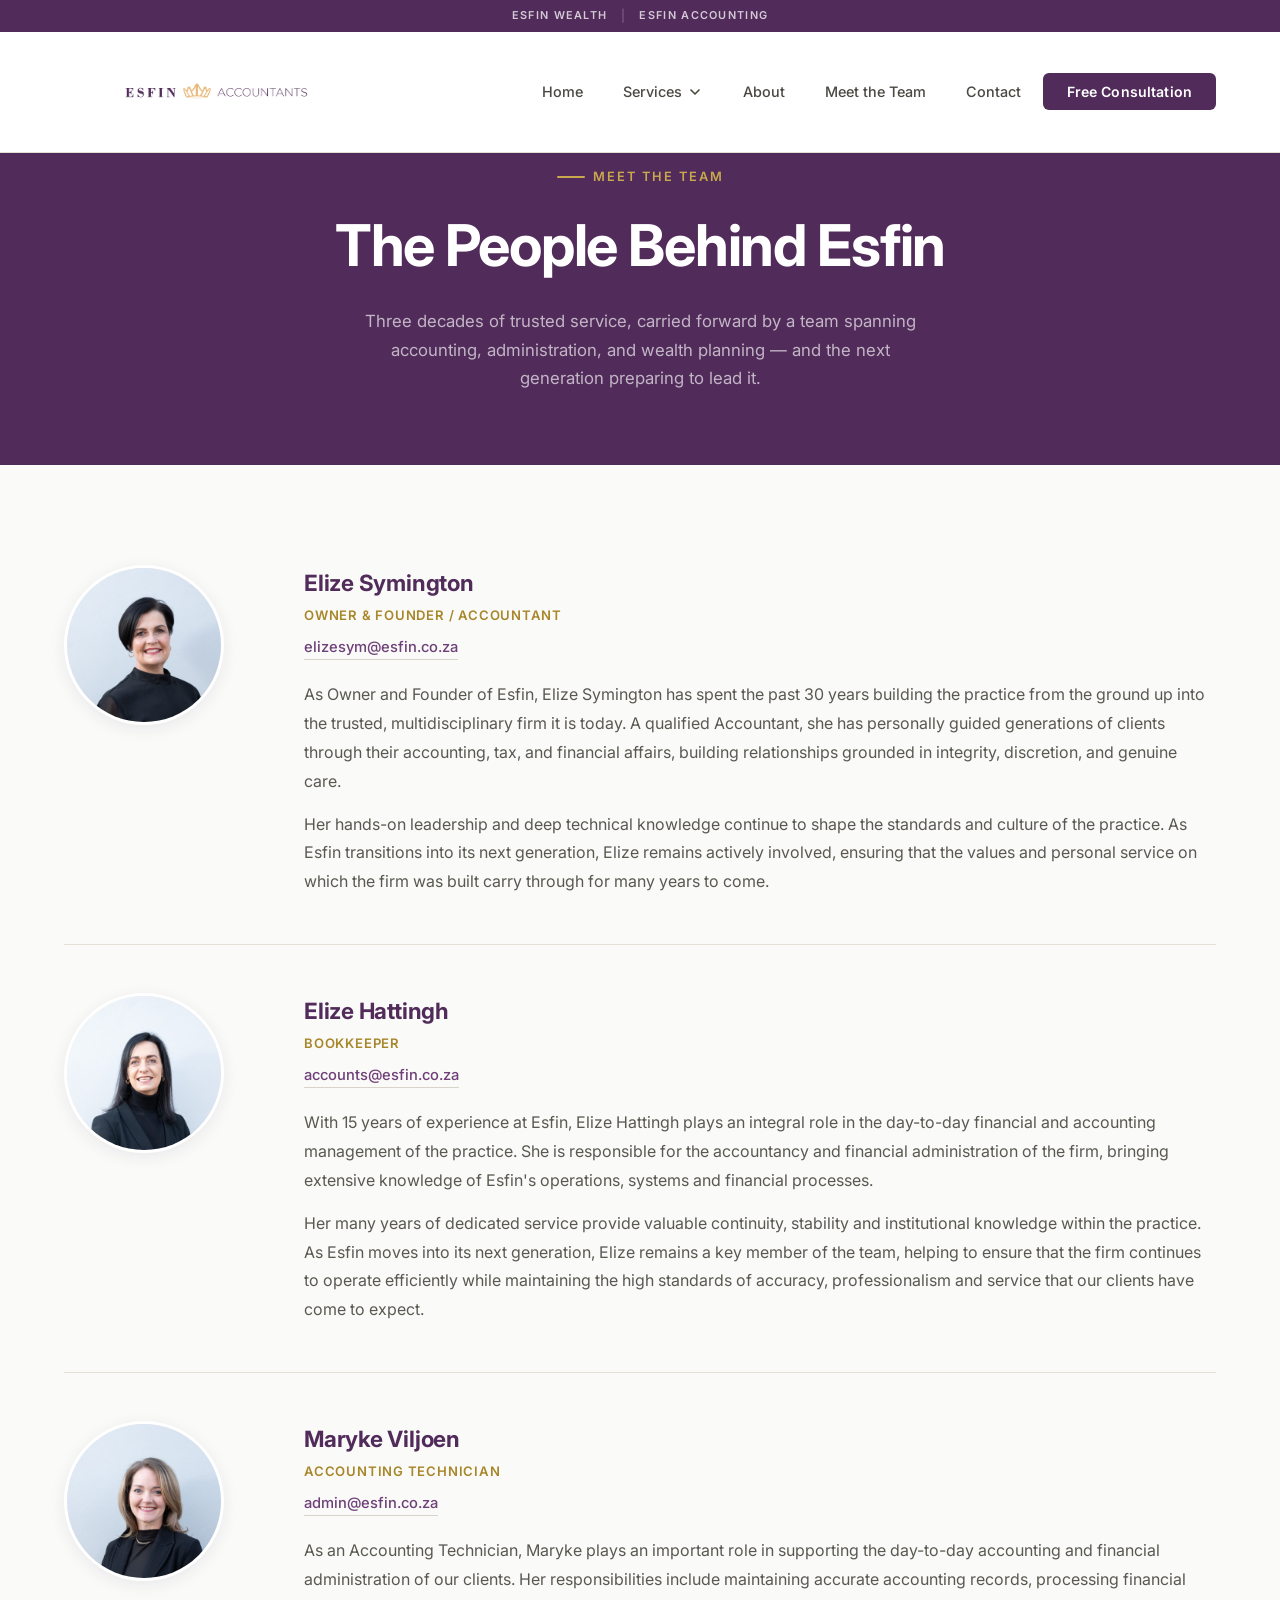
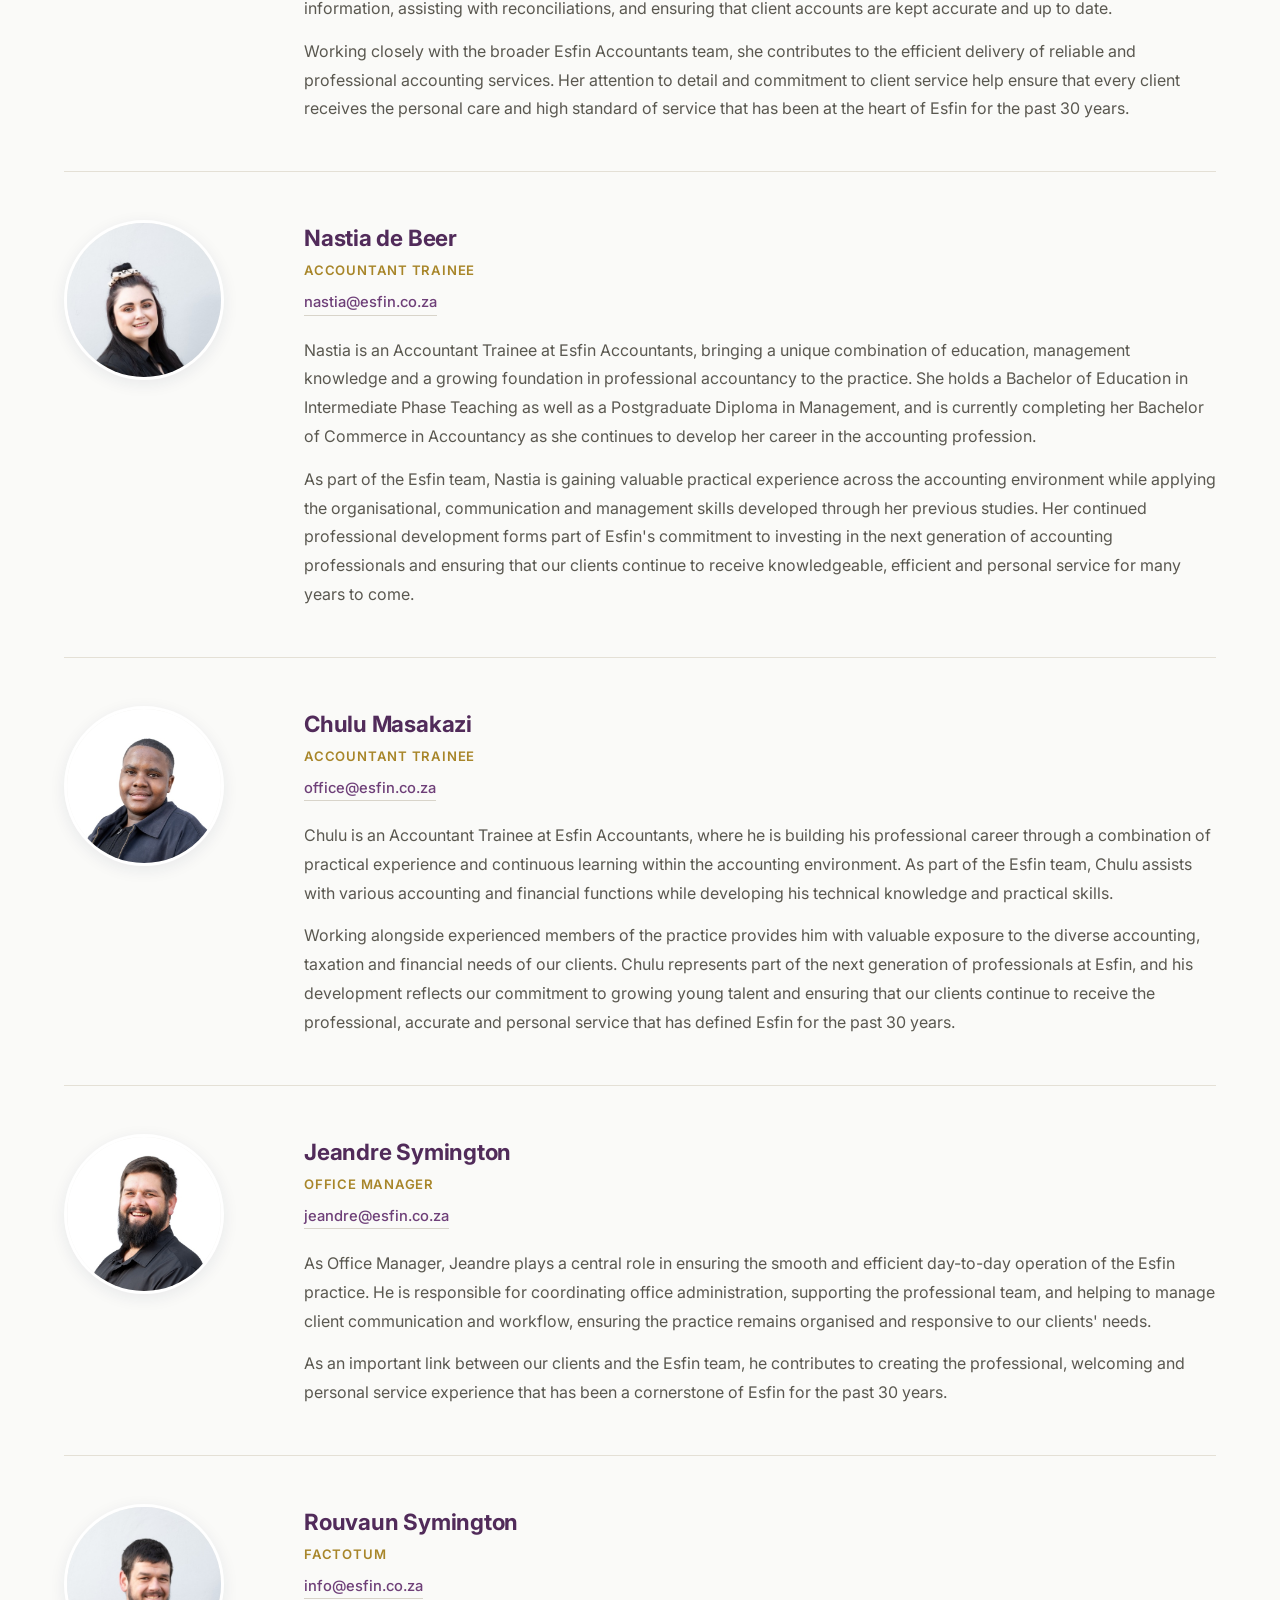
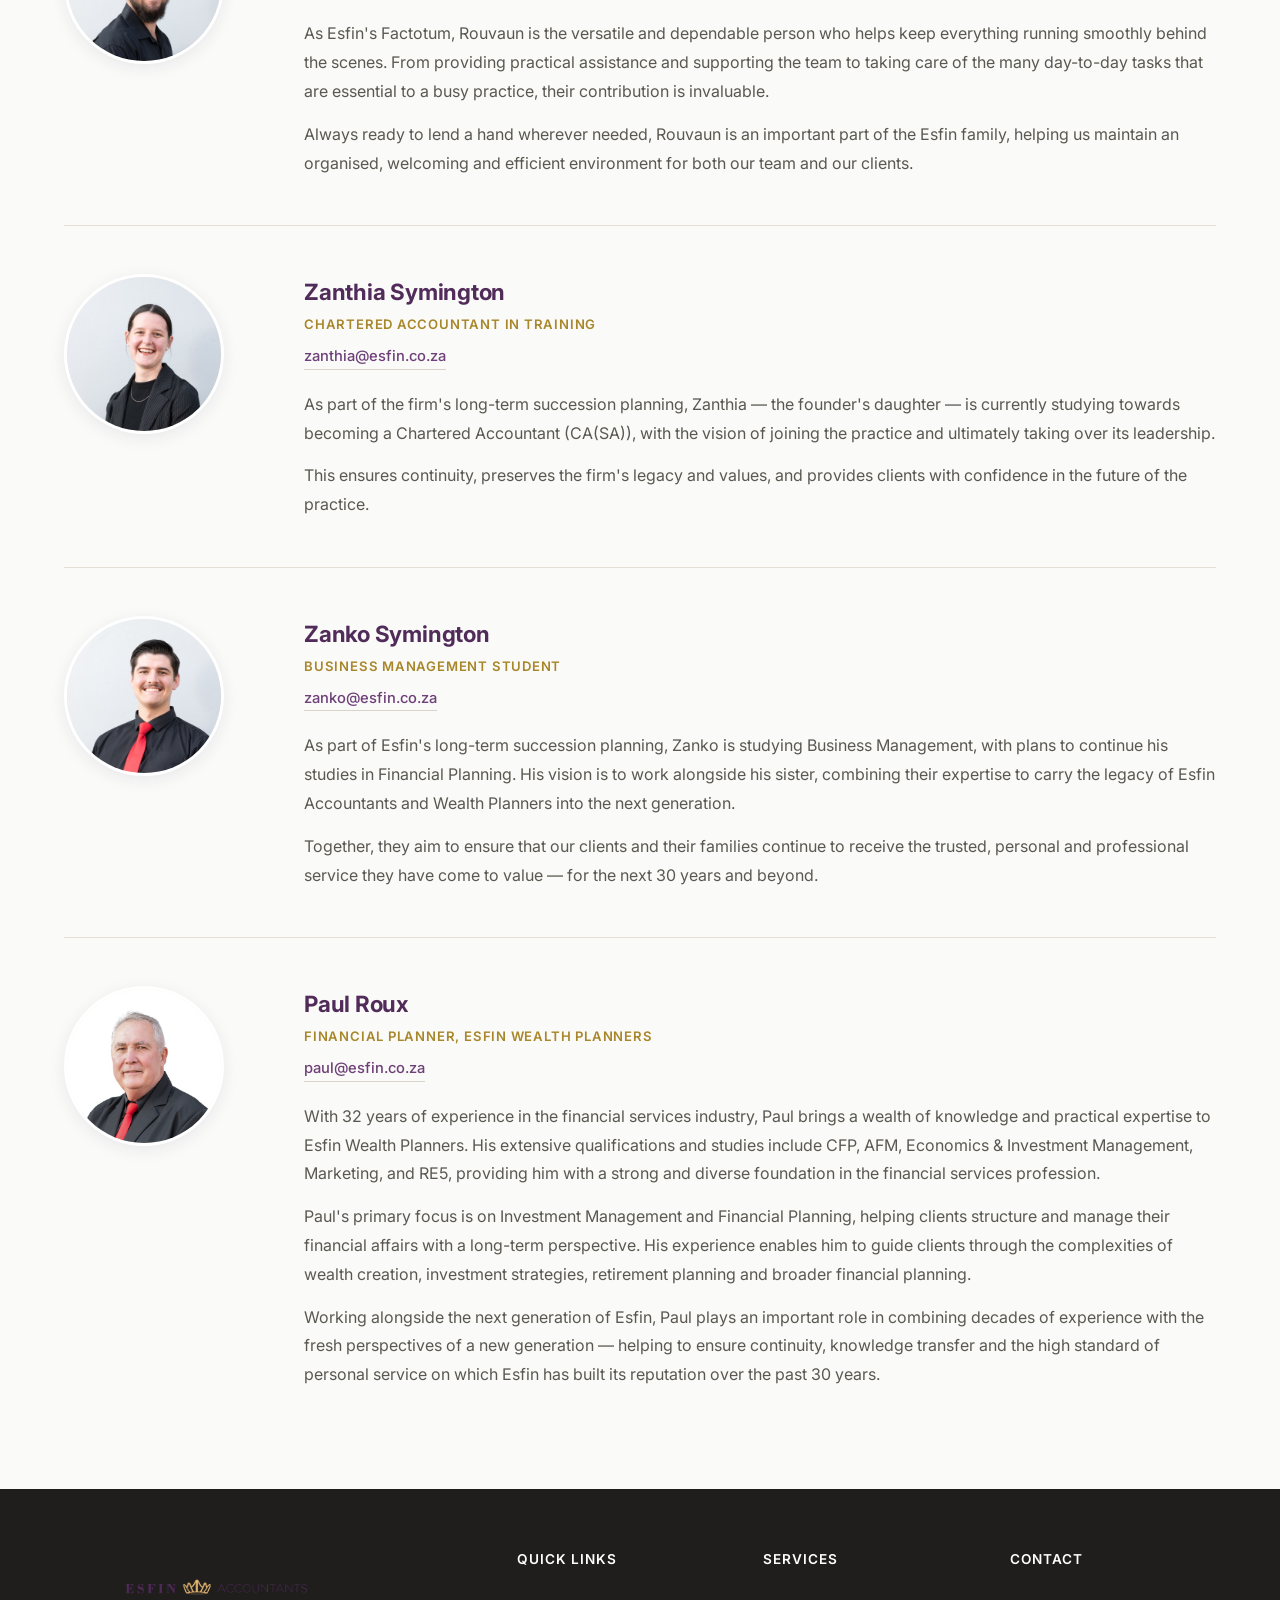
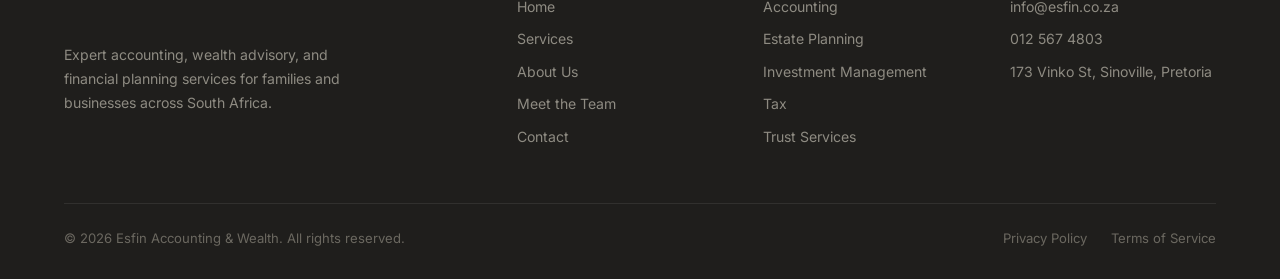
<file: team.html>
<!DOCTYPE html>
<html lang="en">
<head>
  <meta charset="UTF-8" />
  <meta name="viewport" content="width=device-width, initial-scale=1.0" />
  <meta name="description" content="Meet the Esfin team — the people behind our accounting, bookkeeping, and wealth advisory services." />
  <title>Meet the Team — Esfin Accounting &amp; Wealth</title>
  <link rel="stylesheet" href="styles.css" />
</head>
<body>

  <!-- ============================================
       BRAND TAG BAR
       ============================================ -->
  <div class="brand-tagbar">
    <span class="brand-tag">Esfin Wealth</span>
    <span class="brand-tag-divider">|</span>
    <span class="brand-tag">Esfin Accounting</span>
  </div>

  <!-- ============================================
       NAVIGATION
       ============================================ -->
  <nav class="navbar" id="navbar">
    <div class="container">
      <a href="index.html" class="nav-logo">
        <img src="assets/logo.png" alt="Esfin Accountants" class="logo-img">
      </a>

      <ul class="nav-links" id="navLinks">
        <li><a href="index.html" class="nav-link">Home</a></li>

        <!-- Services Dropdown -->
        <li class="nav-item-dropdown" id="servicesDropdown">
          <a href="index.html#services" class="nav-link nav-link-dropdown">
            Services
            <svg class="chevron" viewBox="0 0 24 24" fill="none" stroke="currentColor" stroke-width="2.5" stroke-linecap="round" stroke-linejoin="round">
              <polyline points="6 9 12 15 18 9"></polyline>
            </svg>
          </a>
          <div class="dropdown-menu">
            <a href="services/accounting.html" class="dropdown-item">
              <div class="dd-text">
                <h4>Accounting</h4>
                <p>Transactions, statements &amp; admin</p>
              </div>
            </a>
            <a href="services/estate-planning.html" class="dropdown-item">
              <div class="dd-text">
                <h4>Estate Planning</h4>
                <p>Wills &amp; inheritance structures</p>
              </div>
            </a>
            <a href="services/fiduciary.html" class="dropdown-item">
              <div class="dd-text">
                <h4>Fiduciary</h4>
                <p>Independent trusteeship</p>
              </div>
            </a>
            <a href="services/foreign-exchange.html" class="dropdown-item">
              <div class="dd-text">
                <h4>Foreign Exchange</h4>
                <p>Currency solutions &amp; allowances</p>
              </div>
            </a>
            <a href="services/investment-management.html" class="dropdown-item">
              <div class="dd-text">
                <h4>Investment Management</h4>
                <p>Diversified portfolios</p>
              </div>
            </a>
            <a href="services/philanthropy.html" class="dropdown-item">
              <div class="dd-text">
                <h4>Philanthropy</h4>
                <p>Public benefit organisations</p>
              </div>
            </a>
            <a href="services/property-administration.html" class="dropdown-item">
              <div class="dd-text">
                <h4>Property Administration</h4>
                <p>Invoicing, tenants &amp; maintenance</p>
              </div>
            </a>
            <a href="services/retirement-planning.html" class="dropdown-item">
              <div class="dd-text">
                <h4>Retirement Planning</h4>
                <p>Pension &amp; income strategies</p>
              </div>
            </a>
            <a href="services/short-term-insurance.html" class="dropdown-item">
              <div class="dd-text">
                <h4>Short-Term Insurance</h4>
                <p>Domestic &amp; business cover</p>
              </div>
            </a>
            <a href="services/structuring.html" class="dropdown-item">
              <div class="dd-text">
                <h4>Structuring</h4>
                <p>Tax-efficient structures</p>
              </div>
            </a>
            <a href="services/tax.html" class="dropdown-item">
              <div class="dd-text">
                <h4>Tax</h4>
                <p>Compliance &amp; planning</p>
              </div>
            </a>
            <a href="services/trust-services.html" class="dropdown-item">
              <div class="dd-text">
                <h4>Trust Services</h4>
                <p>Local &amp; offshore trusts</p>
              </div>
            </a>
          </div>
        </li>

        <li><a href="about.html" class="nav-link">About</a></li>
        <li><a href="team.html" class="nav-link active">Meet the Team</a></li>
        <li><a href="index.html#contact" class="nav-link">Contact</a></li>
        <li><a href="index.html#contact" class="nav-cta">Free Consultation</a></li>
      </ul>

      <!-- Mobile Toggle -->
      <button class="nav-toggle" id="navToggle" aria-label="Toggle navigation">
        <span></span>
        <span></span>
        <span></span>
      </button>
    </div>
  </nav>

  <!-- ============================================
       PAGE HERO
       ============================================ -->
  <section class="page-hero">
    <div class="container">
      <div class="section-label">Meet the Team</div>
      <h1 class="page-hero-title">The People Behind Esfin</h1>
      <p class="page-hero-subtitle">Three decades of trusted service, carried forward by a team spanning accounting, administration, and wealth planning — and the next generation preparing to lead it.</p>
    </div>
  </section>

  <!-- ============================================
       TEAM BLOCKS
       ============================================ -->
  <section class="team-detail-section" id="team">
    <div class="container">

      <!-- Elize Symington -->
      <div class="team-block fade-up">
        <div class="team-block-photo">
          <img src="assets/team/elize-symington.jpg" alt="Elize Symington" />
        </div>
        <div class="team-block-content">
          <h3 class="team-block-name">Elize Symington</h3>
          <p class="team-block-role">Owner &amp; Founder / Accountant</p>
          <a class="team-block-email" href="mailto:elizesym@esfin.co.za">elizesym@esfin.co.za</a>
          <div class="team-block-bio">
            <p>As Owner and Founder of Esfin, Elize Symington has spent the past 30 years building the practice from the ground up into the trusted, multidisciplinary firm it is today. A qualified Accountant, she has personally guided generations of clients through their accounting, tax, and financial affairs, building relationships grounded in integrity, discretion, and genuine care.</p>
            <p>Her hands-on leadership and deep technical knowledge continue to shape the standards and culture of the practice. As Esfin transitions into its next generation, Elize remains actively involved, ensuring that the values and personal service on which the firm was built carry through for many years to come.</p>
          </div>
        </div>
      </div>

      <!-- Elize Hattingh -->
      <div class="team-block fade-up">
        <div class="team-block-photo">
          <img src="assets/team/elize-hattingh.jpg" alt="Elize Hattingh" />
        </div>
        <div class="team-block-content">
          <h3 class="team-block-name">Elize Hattingh</h3>
          <p class="team-block-role">Bookkeeper</p>
          <a class="team-block-email" href="mailto:accounts@esfin.co.za">accounts@esfin.co.za</a>
          <div class="team-block-bio">
            <p>With 15 years of experience at Esfin, Elize Hattingh plays an integral role in the day-to-day financial and accounting management of the practice. She is responsible for the accountancy and financial administration of the firm, bringing extensive knowledge of Esfin's operations, systems and financial processes.</p>
            <p>Her many years of dedicated service provide valuable continuity, stability and institutional knowledge within the practice. As Esfin moves into its next generation, Elize remains a key member of the team, helping to ensure that the firm continues to operate efficiently while maintaining the high standards of accuracy, professionalism and service that our clients have come to expect.</p>
          </div>
        </div>
      </div>

      <!-- Maryke Viljoen -->
      <div class="team-block fade-up">
        <div class="team-block-photo">
          <img src="assets/team/maryke-viljoen.jpg" alt="Maryke Viljoen" />
        </div>
        <div class="team-block-content">
          <h3 class="team-block-name">Maryke Viljoen</h3>
          <p class="team-block-role">Accounting Technician</p>
          <a class="team-block-email" href="mailto:admin@esfin.co.za">admin@esfin.co.za</a>
          <div class="team-block-bio">
            <p>As an Accounting Technician, Maryke plays an important role in supporting the day-to-day accounting and financial administration of our clients. Her responsibilities include maintaining accurate accounting records, processing financial information, assisting with reconciliations, and ensuring that client accounts are kept accurate and up to date.</p>
            <p>Working closely with the broader Esfin Accountants team, she contributes to the efficient delivery of reliable and professional accounting services. Her attention to detail and commitment to client service help ensure that every client receives the personal care and high standard of service that has been at the heart of Esfin for the past 30 years.</p>
          </div>
        </div>
      </div>

      <!-- Nastia de Beer -->
      <div class="team-block fade-up">
        <div class="team-block-photo">
          <img src="assets/team/nastia-de-beer.jpg" alt="Nastia de Beer" />
        </div>
        <div class="team-block-content">
          <h3 class="team-block-name">Nastia de Beer</h3>
          <p class="team-block-role">Accountant Trainee</p>
          <a class="team-block-email" href="mailto:nastia@esfin.co.za">nastia@esfin.co.za</a>
          <div class="team-block-bio">
            <p>Nastia is an Accountant Trainee at Esfin Accountants, bringing a unique combination of education, management knowledge and a growing foundation in professional accountancy to the practice. She holds a Bachelor of Education in Intermediate Phase Teaching as well as a Postgraduate Diploma in Management, and is currently completing her Bachelor of Commerce in Accountancy as she continues to develop her career in the accounting profession.</p>
            <p>As part of the Esfin team, Nastia is gaining valuable practical experience across the accounting environment while applying the organisational, communication and management skills developed through her previous studies. Her continued professional development forms part of Esfin's commitment to investing in the next generation of accounting professionals and ensuring that our clients continue to receive knowledgeable, efficient and personal service for many years to come.</p>
          </div>
        </div>
      </div>

      <!-- Chulu Masakazi -->
      <div class="team-block fade-up">
        <div class="team-block-photo">
          <img src="assets/team/chulu-masakazi.jpg" alt="Chulu Masakazi" />
        </div>
        <div class="team-block-content">
          <h3 class="team-block-name">Chulu Masakazi</h3>
          <p class="team-block-role">Accountant Trainee</p>
          <a class="team-block-email" href="mailto:office@esfin.co.za">office@esfin.co.za</a>
          <div class="team-block-bio">
            <p>Chulu is an Accountant Trainee at Esfin Accountants, where he is building his professional career through a combination of practical experience and continuous learning within the accounting environment. As part of the Esfin team, Chulu assists with various accounting and financial functions while developing his technical knowledge and practical skills.</p>
            <p>Working alongside experienced members of the practice provides him with valuable exposure to the diverse accounting, taxation and financial needs of our clients. Chulu represents part of the next generation of professionals at Esfin, and his development reflects our commitment to growing young talent and ensuring that our clients continue to receive the professional, accurate and personal service that has defined Esfin for the past 30 years.</p>
          </div>
        </div>
      </div>

      <!-- Jeandre Symington -->
      <div class="team-block fade-up">
        <div class="team-block-photo">
          <img src="assets/team/jeandre-symington.jpg" alt="Jeandre Symington" />
        </div>
        <div class="team-block-content">
          <h3 class="team-block-name">Jeandre Symington</h3>
          <p class="team-block-role">Office Manager</p>
          <a class="team-block-email" href="mailto:jeandre@esfin.co.za">jeandre@esfin.co.za</a>
          <div class="team-block-bio">
            <p>As Office Manager, Jeandre plays a central role in ensuring the smooth and efficient day-to-day operation of the Esfin practice. He is responsible for coordinating office administration, supporting the professional team, and helping to manage client communication and workflow, ensuring the practice remains organised and responsive to our clients' needs.</p>
            <p>As an important link between our clients and the Esfin team, he contributes to creating the professional, welcoming and personal service experience that has been a cornerstone of Esfin for the past 30 years.</p>
          </div>
        </div>
      </div>

      <!-- Rouvaun Symington -->
      <div class="team-block fade-up">
        <div class="team-block-photo">
          <img src="assets/team/rouvaun-symington.jpg" alt="Rouvaun Symington" />
        </div>
        <div class="team-block-content">
          <h3 class="team-block-name">Rouvaun Symington</h3>
          <p class="team-block-role">Factotum</p>
          <a class="team-block-email" href="mailto:info@esfin.co.za">info@esfin.co.za</a>
          <div class="team-block-bio">
            <p>As Esfin's Factotum, Rouvaun is the versatile and dependable person who helps keep everything running smoothly behind the scenes. From providing practical assistance and supporting the team to taking care of the many day-to-day tasks that are essential to a busy practice, their contribution is invaluable.</p>
            <p>Always ready to lend a hand wherever needed, Rouvaun is an important part of the Esfin family, helping us maintain an organised, welcoming and efficient environment for both our team and our clients.</p>
          </div>
        </div>
      </div>

      <!-- Zanthia Symington -->
      <div class="team-block fade-up">
        <div class="team-block-photo">
          <img src="assets/team/zanthia-symington.jpg" alt="Zanthia Symington" />
        </div>
        <div class="team-block-content">
          <h3 class="team-block-name">Zanthia Symington</h3>
          <p class="team-block-role">Chartered Accountant in Training</p>
          <a class="team-block-email" href="mailto:zanthia@esfin.co.za">zanthia@esfin.co.za</a>
          <div class="team-block-bio">
            <p>As part of the firm's long-term succession planning, Zanthia — the founder's daughter — is currently studying towards becoming a Chartered Accountant (CA(SA)), with the vision of joining the practice and ultimately taking over its leadership.</p>
            <p>This ensures continuity, preserves the firm's legacy and values, and provides clients with confidence in the future of the practice.</p>
          </div>
        </div>
      </div>

      <!-- Zanko Symington -->
      <div class="team-block fade-up">
        <div class="team-block-photo">
          <img src="assets/team/zanko-symington.jpg" alt="Zanko Symington" />
        </div>
        <div class="team-block-content">
          <h3 class="team-block-name">Zanko Symington</h3>
          <p class="team-block-role">Business Management Student</p>
          <a class="team-block-email" href="mailto:zanko@esfin.co.za">zanko@esfin.co.za</a>
          <div class="team-block-bio">
            <p>As part of Esfin's long-term succession planning, Zanko is studying Business Management, with plans to continue his studies in Financial Planning. His vision is to work alongside his sister, combining their expertise to carry the legacy of Esfin Accountants and Wealth Planners into the next generation.</p>
            <p>Together, they aim to ensure that our clients and their families continue to receive the trusted, personal and professional service they have come to value — for the next 30 years and beyond.</p>
          </div>
        </div>
      </div>

      <!-- Paul Roux -->
      <div class="team-block fade-up">
        <div class="team-block-photo">
          <img src="assets/team/paul-roux.jpg" alt="Paul Roux" />
        </div>
        <div class="team-block-content">
          <h3 class="team-block-name">Paul Roux</h3>
          <p class="team-block-role">Financial Planner, Esfin Wealth Planners</p>
          <a class="team-block-email" href="mailto:paul@esfin.co.za">paul@esfin.co.za</a>
          <div class="team-block-bio">
            <p>With 32 years of experience in the financial services industry, Paul brings a wealth of knowledge and practical expertise to Esfin Wealth Planners. His extensive qualifications and studies include CFP, AFM, Economics &amp; Investment Management, Marketing, and RE5, providing him with a strong and diverse foundation in the financial services profession.</p>
            <p>Paul's primary focus is on Investment Management and Financial Planning, helping clients structure and manage their financial affairs with a long-term perspective. His experience enables him to guide clients through the complexities of wealth creation, investment strategies, retirement planning and broader financial planning.</p>
            <p>Working alongside the next generation of Esfin, Paul plays an important role in combining decades of experience with the fresh perspectives of a new generation — helping to ensure continuity, knowledge transfer and the high standard of personal service on which Esfin has built its reputation over the past 30 years.</p>
          </div>
        </div>
      </div>

    </div>
  </section>

  <!-- ============================================
       FOOTER
       ============================================ -->
  <footer class="footer">
    <div class="container">
      <div class="footer-grid">
        <div class="footer-brand">
          <a href="index.html" class="nav-logo">
            <img src="assets/logo.png" alt="Esfin Accountants" class="logo-img">
          </a>
          <p>Expert accounting, wealth advisory, and financial planning services for families and businesses across South Africa.</p>
        </div>

        <div class="footer-col">
          <h4>Quick Links</h4>
          <a href="index.html">Home</a>
          <a href="index.html#services">Services</a>
          <a href="about.html">About Us</a>
          <a href="team.html">Meet the Team</a>
          <a href="index.html#contact">Contact</a>
        </div>

        <div class="footer-col">
          <h4>Services</h4>
          <a href="services/accounting.html">Accounting</a>
          <a href="services/estate-planning.html">Estate Planning</a>
          <a href="services/investment-management.html">Investment Management</a>
          <a href="services/tax.html">Tax</a>
          <a href="services/trust-services.html">Trust Services</a>
        </div>

        <div class="footer-col">
          <h4>Contact</h4>
          <a href="mailto:info@esfin.co.za">info@esfin.co.za</a>
          <a href="tel:0125674803">012 567 4803</a>
          <a href="https://maps.google.com/?q=173+Vinko+St,+Sinoville,+Pretoria,+0182" target="_blank" rel="noopener noreferrer">173 Vinko St, Sinoville, Pretoria</a>
        </div>
      </div>

      <div class="footer-bottom">
        <p>&copy; 2026 Esfin Accounting &amp; Wealth. All rights reserved.</p>
        <div class="footer-bottom-links">
          <a href="#">Privacy Policy</a>
          <a href="#">Terms of Service</a>
        </div>
      </div>
    </div>
  </footer>

  <script src="script.js"></script>
</body>
</html>
</file>
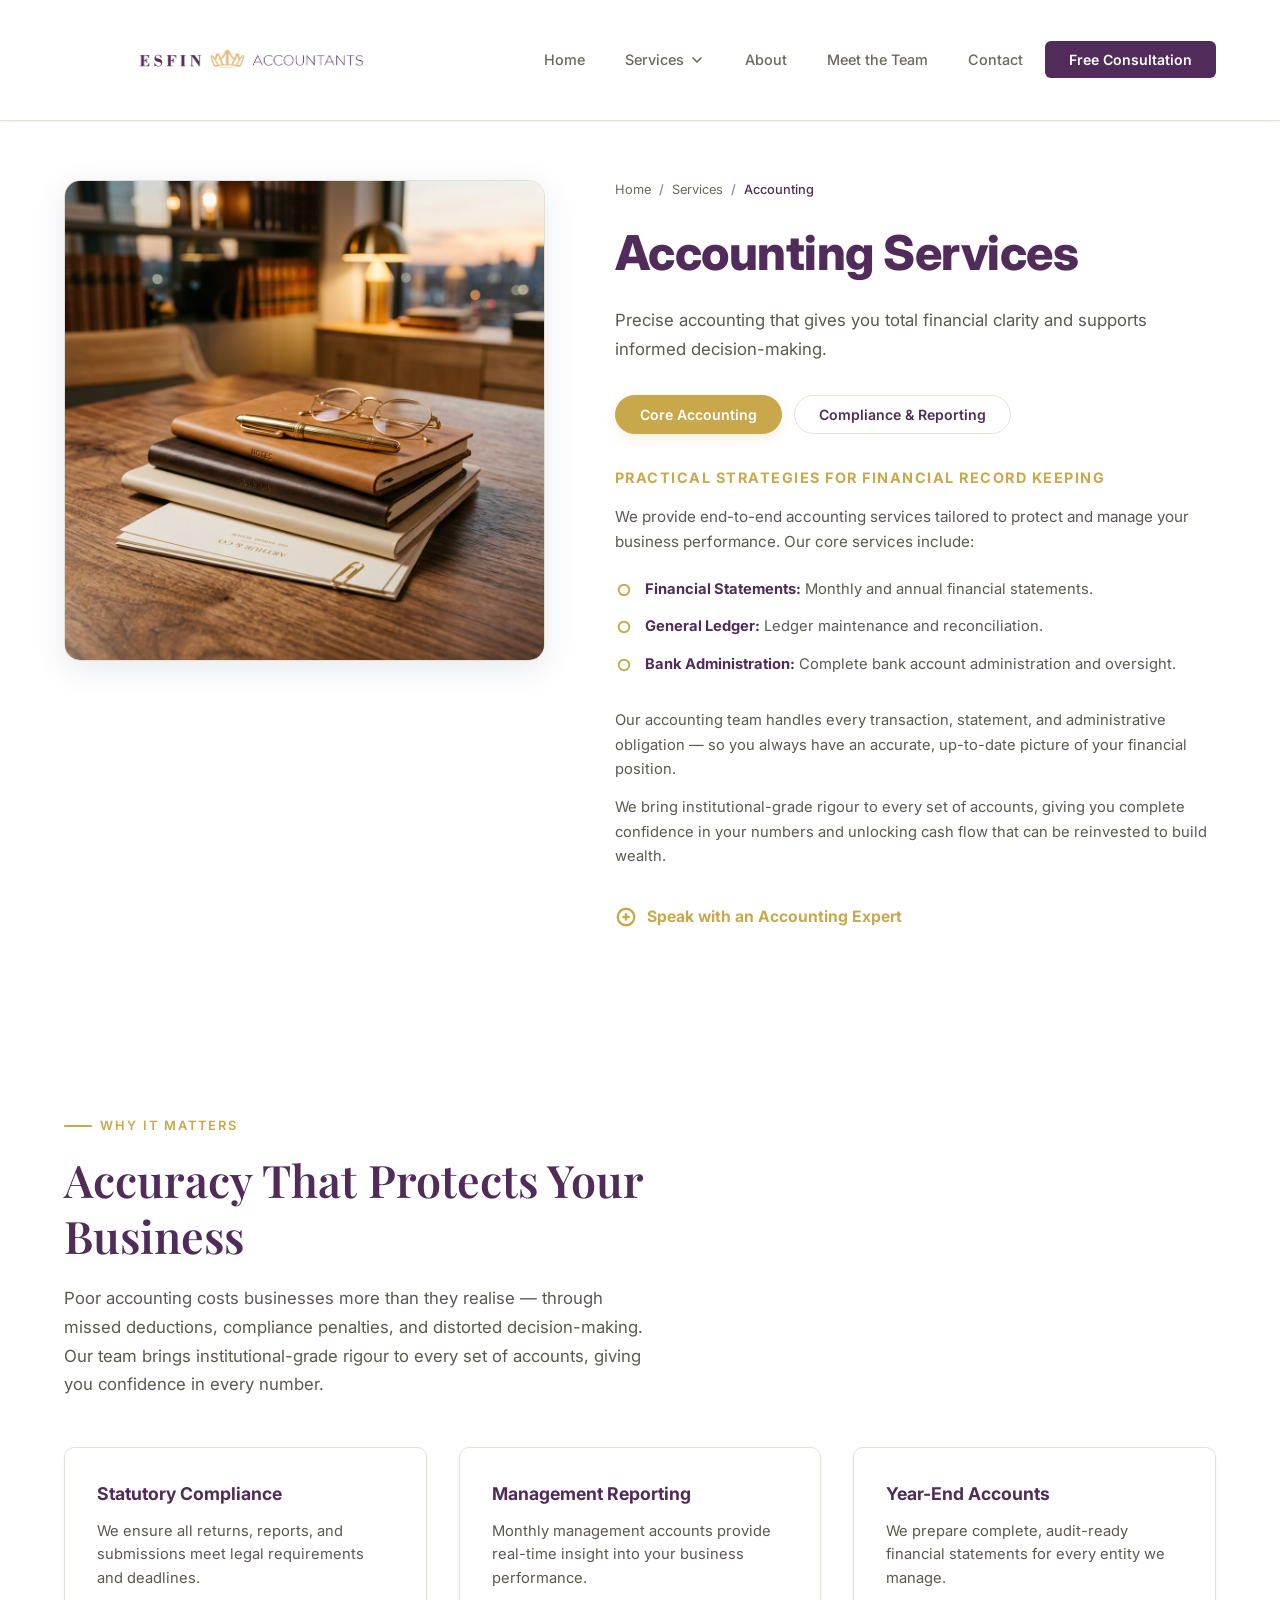
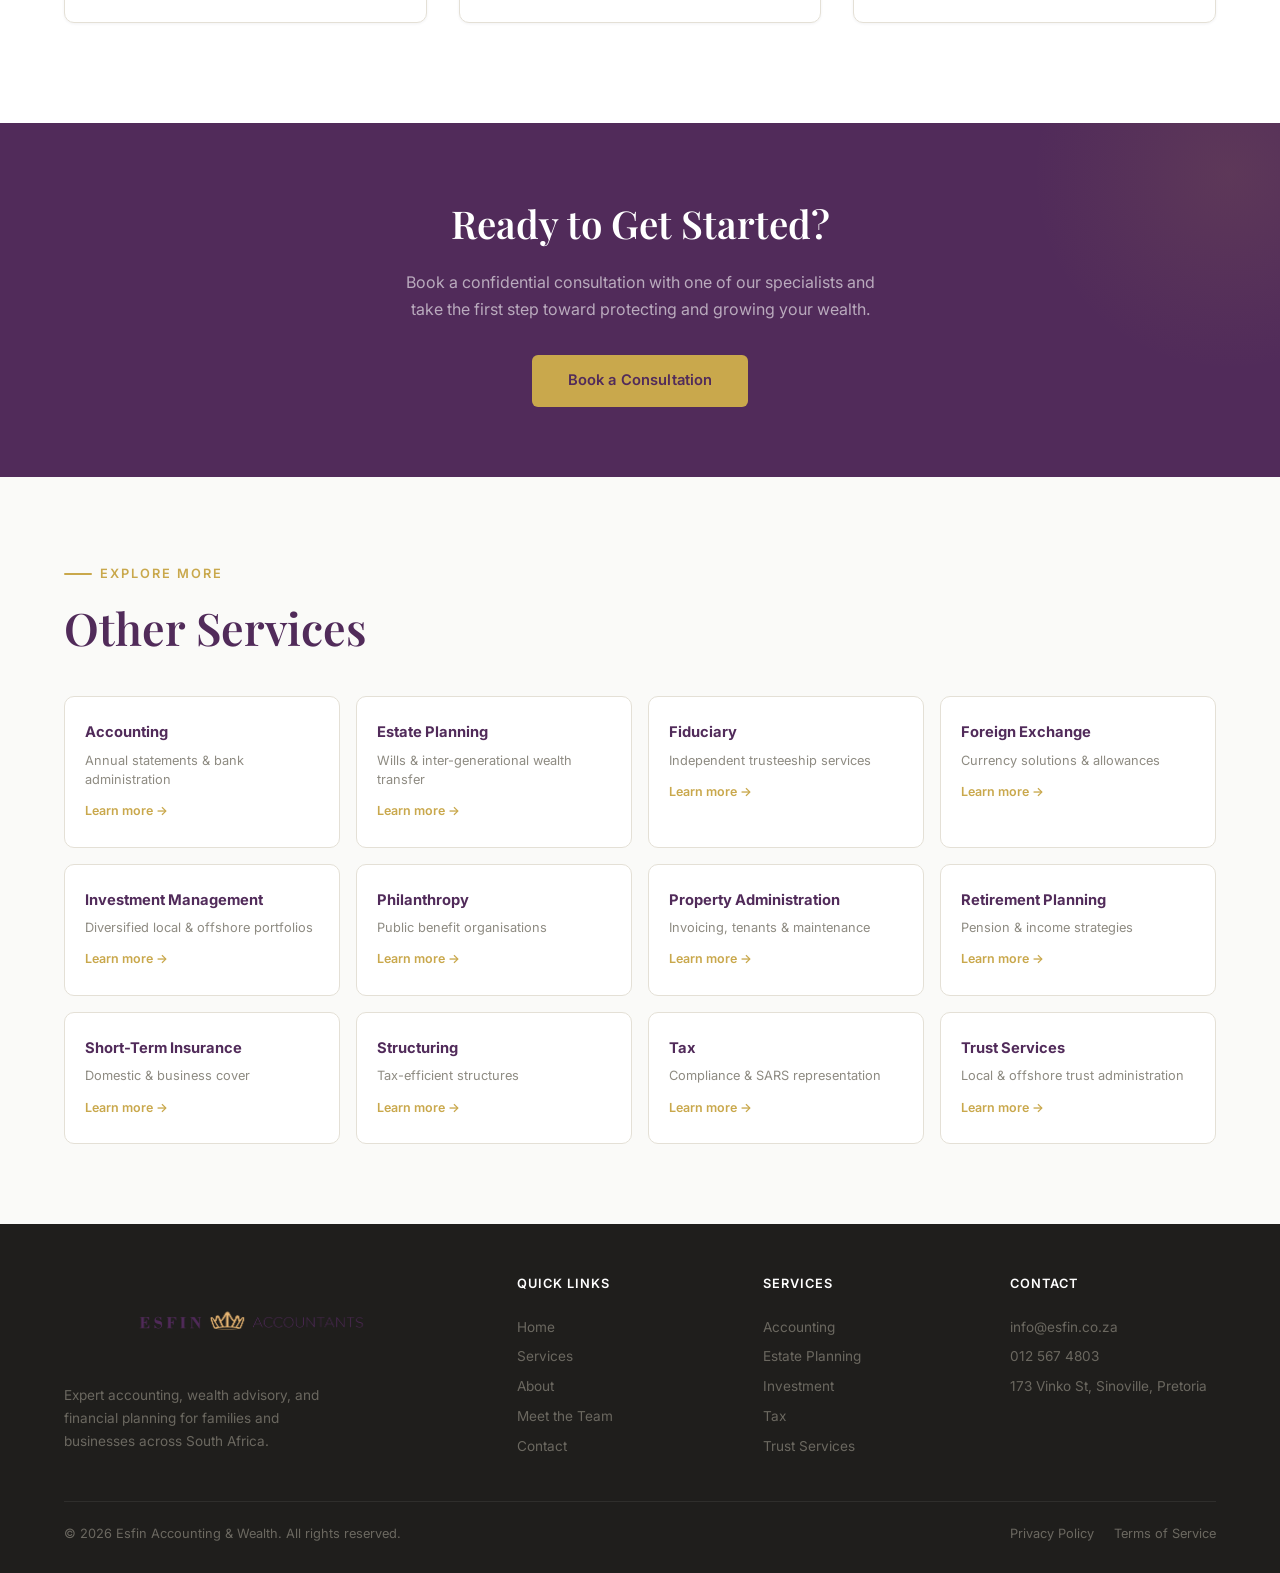
<file: services/accounting.html>
<!DOCTYPE html>
<html lang="en">
<head>
  <meta charset="UTF-8"/>
  <meta name="viewport" content="width=device-width, initial-scale=1.0"/>
  <meta name="description" content="Accounting — Esfin Accounting &amp; Wealth. Expert Accounting services for families and businesses in South Africa."/>
  <title>Accounting — Esfin Accounting &amp; Wealth</title>
  <link rel="stylesheet" href="service-template.css"/>
</head>
<body>

  <nav class="navbar" id="navbar">
    <div class="container">
      <a href="../index.html" class="nav-logo"><img src="../assets/logo.png" alt="Esfin Accountants" class="logo-img"></a>
      <ul class="nav-links" id="navLinks">
        <li><a href="../index.html" class="nav-link">Home</a></li>
        <li class="nav-item-dropdown">
          <a href="../index.html#services" class="nav-link nav-link-dropdown">Services
            <svg class="chevron" viewBox="0 0 24 24" fill="none" stroke="currentColor" stroke-width="2.5" stroke-linecap="round" stroke-linejoin="round"><polyline points="6 9 12 15 18 9"></polyline></svg>
          </a>
          <div class="dropdown-menu">
            <a href="accounting.html" class="dropdown-item"><div class="dd-text"><h4>Accounting</h4><p>Transactions, statements &amp; admin</p></div></a>
            <a href="estate-planning.html" class="dropdown-item"><div class="dd-text"><h4>Estate Planning</h4><p>Wills &amp; inheritance structures</p></div></a>
            <a href="fiduciary.html" class="dropdown-item"><div class="dd-text"><h4>Fiduciary</h4><p>Independent trusteeship</p></div></a>
            <a href="foreign-exchange.html" class="dropdown-item"><div class="dd-text"><h4>Foreign Exchange</h4><p>Currency solutions &amp; allowances</p></div></a>
            <a href="investment-management.html" class="dropdown-item"><div class="dd-text"><h4>Investment Management</h4><p>Diversified portfolios</p></div></a>
            <a href="philanthropy.html" class="dropdown-item"><div class="dd-text"><h4>Philanthropy</h4><p>Public benefit organisations</p></div></a>
            <a href="property-administration.html" class="dropdown-item"><div class="dd-text"><h4>Property Administration</h4><p>Invoicing, tenants &amp; maintenance</p></div></a>
            <a href="retirement-planning.html" class="dropdown-item"><div class="dd-text"><h4>Retirement Planning</h4><p>Pension &amp; income strategies</p></div></a>
            <a href="short-term-insurance.html" class="dropdown-item"><div class="dd-text"><h4>Short-Term Insurance</h4><p>Domestic &amp; business cover</p></div></a>
            <a href="structuring.html" class="dropdown-item"><div class="dd-text"><h4>Structuring</h4><p>Tax-efficient structures</p></div></a>
            <a href="tax.html" class="dropdown-item"><div class="dd-text"><h4>Tax</h4><p>Compliance &amp; planning</p></div></a>
            <a href="trust-services.html" class="dropdown-item"><div class="dd-text"><h4>Trust Services</h4><p>Local &amp; offshore trusts</p></div></a>
          </div>
        </li>
        <li><a href="../index.html#about" class="nav-link">About</a></li>
        <li><a href="../team.html" class="nav-link">Meet the Team</a></li>
        <li><a href="../index.html#contact" class="nav-link">Contact</a></li>
        <li><a href="../index.html#contact" class="nav-cta">Free Consultation</a></li>
      </ul>
      <button class="nav-toggle" id="navToggle"><span></span><span></span><span></span></button>
    </div>
  </nav>

  <section class="service-layout-section">
    <div class="container">
      <div class="service-layout-grid">
        <!-- Left Column: Image Card -->
        <div class="service-layout-left fade-up">
          <div class="service-image-container">
            <img src="../assets/service_accounting.png" alt="Accounting Services & Financial Clarity" />
          </div>
        </div>
        
        <!-- Right Column: Content -->
        <div class="service-layout-right fade-up">
          <div class="breadcrumb">
            <a href="../index.html">Home</a><span class="sep">/</span><a href="../index.html#services">Services</a><span class="sep">/</span><span>Accounting</span>
          </div>
          
          <h1 class="service-layout-title">Accounting Services</h1>
          <p class="service-layout-intro">Precise accounting that gives you total financial clarity and supports informed decision-making.</p>
          
          <!-- Pill Selector Tabs -->
          <div class="sub-tab-selector">
            <button class="sub-tab-btn active" data-subtab="core">Core Accounting</button>
            <button class="sub-tab-btn" data-subtab="compliance">Compliance & Reporting</button>
          </div>
          
          <!-- Tab Content: Core Service -->
          <div class="sub-tab-content active" id="subtab-content-core">
            <h3 class="sub-tab-heading">Practical Strategies for Financial Record Keeping</h3>
            <p class="sub-tab-intro-text">We provide end-to-end accounting services tailored to protect and manage your business performance. Our core services include:</p>
            <ul class="feature-list-svg">
              <li>
                <svg viewBox="0 0 24 24" fill="none" stroke="currentColor" stroke-width="2.5"><circle cx="12" cy="12" r="7"></circle></svg>
                <span><span class="bold-bullet">Financial Statements:</span> Monthly and annual financial statements.</span>
              </li>
              <li>
                <svg viewBox="0 0 24 24" fill="none" stroke="currentColor" stroke-width="2.5"><circle cx="12" cy="12" r="7"></circle></svg>
                <span><span class="bold-bullet">General Ledger:</span> Ledger maintenance and reconciliation.</span>
              </li>
              <li>
                <svg viewBox="0 0 24 24" fill="none" stroke="currentColor" stroke-width="2.5"><circle cx="12" cy="12" r="7"></circle></svg>
                <span><span class="bold-bullet">Bank Administration:</span> Complete bank account administration and oversight.</span>
              </li>
            </ul>
          </div>

          <!-- Tab Content: Compliance & Support -->
          <div class="sub-tab-content" id="subtab-content-compliance">
            <h3 class="sub-tab-heading">Continuous Compliance & SARS Support</h3>
            <p class="sub-tab-intro-text">We take the stress out of tax filing and reporting, ensuring your business stays fully compliant with statutory regulations:</p>
            <ul class="feature-list-svg">
              <li>
                <svg viewBox="0 0 24 24" fill="none" stroke="currentColor" stroke-width="2.5"><circle cx="12" cy="12" r="7"></circle></svg>
                <span><span class="bold-bullet">Compliance submissions:</span> Complete statutory submissions and compliance reporting.</span>
              </li>
              <li>
                <svg viewBox="0 0 24 24" fill="none" stroke="currentColor" stroke-width="2.5"><circle cx="12" cy="12" r="7"></circle></svg>
                <span><span class="bold-bullet">Management Accounts:</span> Monthly reporting and real-time cash-flow analysis.</span>
              </li>
              <li>
                <svg viewBox="0 0 24 24" fill="none" stroke="currentColor" stroke-width="2.5"><circle cx="12" cy="12" r="7"></circle></svg>
                <span><span class="bold-bullet">SARS Support:</span> Complete compliance and tax return assistance.</span>
              </li>
            </ul>
          </div>

          <div class="service-layout-extra-text">
            <p>Our accounting team handles every transaction, statement, and administrative obligation — so you always have an accurate, up-to-date picture of your financial position.</p>
            <p>We bring institutional-grade rigour to every set of accounts, giving you complete confidence in your numbers and unlocking cash flow that can be reinvested to build wealth.</p>
          </div>

          <!-- Pegasus Gold Circular Plus CTA Link -->
          <a href="../index.html#contact" class="btn-gold-plus-text">
            <svg viewBox="0 0 24 24" fill="none" stroke="currentColor" stroke-width="2.5"><circle cx="12" cy="12" r="9"></circle><line x1="12" y1="8" x2="12" y2="16"></line><line x1="8" y1="12" x2="16" y2="12"></line></svg>
            <span>Speak with an Accounting Expert</span>
          </a>
        </div>
      </div>
    </div>
  </section>

  <section class="content-section">
    <div class="container">
      <div class="fade-up" style="max-width:600px;margin-bottom:0">
        <div class="section-label">Why It Matters</div>
        <h2 class="section-title">Accuracy That Protects Your Business</h2>
        <p class="section-body">Poor accounting costs businesses more than they realise — through missed deductions, compliance penalties, and distorted decision-making. Our team brings institutional-grade rigour to every set of accounts, giving you confidence in every number.</p>
      </div>
      <div class="detail-grid">
        <div class="detail-card fade-up"><h4>Statutory Compliance</h4><p>We ensure all returns, reports, and submissions meet legal requirements and deadlines.</p></div>
        <div class="detail-card fade-up"><h4>Management Reporting</h4><p>Monthly management accounts provide real-time insight into your business performance.</p></div>
        <div class="detail-card fade-up"><h4>Year-End Accounts</h4><p>We prepare complete, audit-ready financial statements for every entity we manage.</p></div>
      </div>
    </div>
  </section>

  <section class="cta-strip">
    <div class="container fade-up">
      <h2>Ready to Get Started?</h2>
      <p>Book a confidential consultation with one of our specialists and take the first step toward protecting and growing your wealth.</p>
      <a href="../index.html#contact" class="btn-gold">Book a Consultation</a>
    </div>
  </section>

  <section class="other-services">
    <div class="container">
      <div class="section-label">Explore More</div>
      <h2 class="section-title">Other Services</h2>
      <div class="other-services-grid">
        <a href="accounting.html" class="other-card"><h4>Accounting</h4><p>Annual statements &amp; bank administration</p><span class="arrow">Learn more →</span></a>
        <a href="estate-planning.html" class="other-card"><h4>Estate Planning</h4><p>Wills &amp; inter-generational wealth transfer</p><span class="arrow">Learn more →</span></a>
        <a href="fiduciary.html" class="other-card"><h4>Fiduciary</h4><p>Independent trusteeship services</p><span class="arrow">Learn more →</span></a>
        <a href="foreign-exchange.html" class="other-card"><h4>Foreign Exchange</h4><p>Currency solutions &amp; allowances</p><span class="arrow">Learn more →</span></a>
        <a href="investment-management.html" class="other-card"><h4>Investment Management</h4><p>Diversified local &amp; offshore portfolios</p><span class="arrow">Learn more →</span></a>
        <a href="philanthropy.html" class="other-card"><h4>Philanthropy</h4><p>Public benefit organisations</p><span class="arrow">Learn more →</span></a>
        <a href="property-administration.html" class="other-card"><h4>Property Administration</h4><p>Invoicing, tenants &amp; maintenance</p><span class="arrow">Learn more →</span></a>
        <a href="retirement-planning.html" class="other-card"><h4>Retirement Planning</h4><p>Pension &amp; income strategies</p><span class="arrow">Learn more →</span></a>
        <a href="short-term-insurance.html" class="other-card"><h4>Short-Term Insurance</h4><p>Domestic &amp; business cover</p><span class="arrow">Learn more →</span></a>
        <a href="structuring.html" class="other-card"><h4>Structuring</h4><p>Tax-efficient structures</p><span class="arrow">Learn more →</span></a>
        <a href="tax.html" class="other-card"><h4>Tax</h4><p>Compliance &amp; SARS representation</p><span class="arrow">Learn more →</span></a>
        <a href="trust-services.html" class="other-card"><h4>Trust Services</h4><p>Local &amp; offshore trust administration</p><span class="arrow">Learn more →</span></a>
      </div>
    </div>
  </section>

  <footer class="footer">
    <div class="container">
      <div class="footer-grid">
        <div class="footer-brand">
          <a href="../index.html" class="nav-logo"><img src="../assets/logo.png" alt="Esfin Accountants" class="logo-img"></a>
          <p>Expert accounting, wealth advisory, and financial planning for families and businesses across South Africa.</p>
        </div>
        <div class="footer-col"><h4>Quick Links</h4><a href="../index.html">Home</a><a href="../index.html#services">Services</a><a href="../index.html#about">About</a><a href="../team.html">Meet the Team</a><a href="../index.html#contact">Contact</a></div>
        <div class="footer-col"><h4>Services</h4><a href="accounting.html">Accounting</a><a href="estate-planning.html">Estate Planning</a><a href="investment-management.html">Investment</a><a href="tax.html">Tax</a><a href="trust-services.html">Trust Services</a></div>
        <div class="footer-col"><h4>Contact</h4><a href="mailto:info@esfin.co.za">info@esfin.co.za</a><a href="tel:0125674803">012 567 4803</a><a href="https://maps.google.com/?q=173+Vinko+St,+Sinoville,+Pretoria,+0182" target="_blank" rel="noopener noreferrer">173 Vinko St, Sinoville, Pretoria</a></div>
      </div>
      <div class="footer-bottom">
        <p>&copy; 2026 Esfin Accounting &amp; Wealth. All rights reserved.</p>
        <div class="footer-bottom-links"><a href="#">Privacy Policy</a><a href="#">Terms of Service</a></div>
      </div>
    </div>
  </footer>

  <script src="service.js"></script>
</body>
</html>
</file>
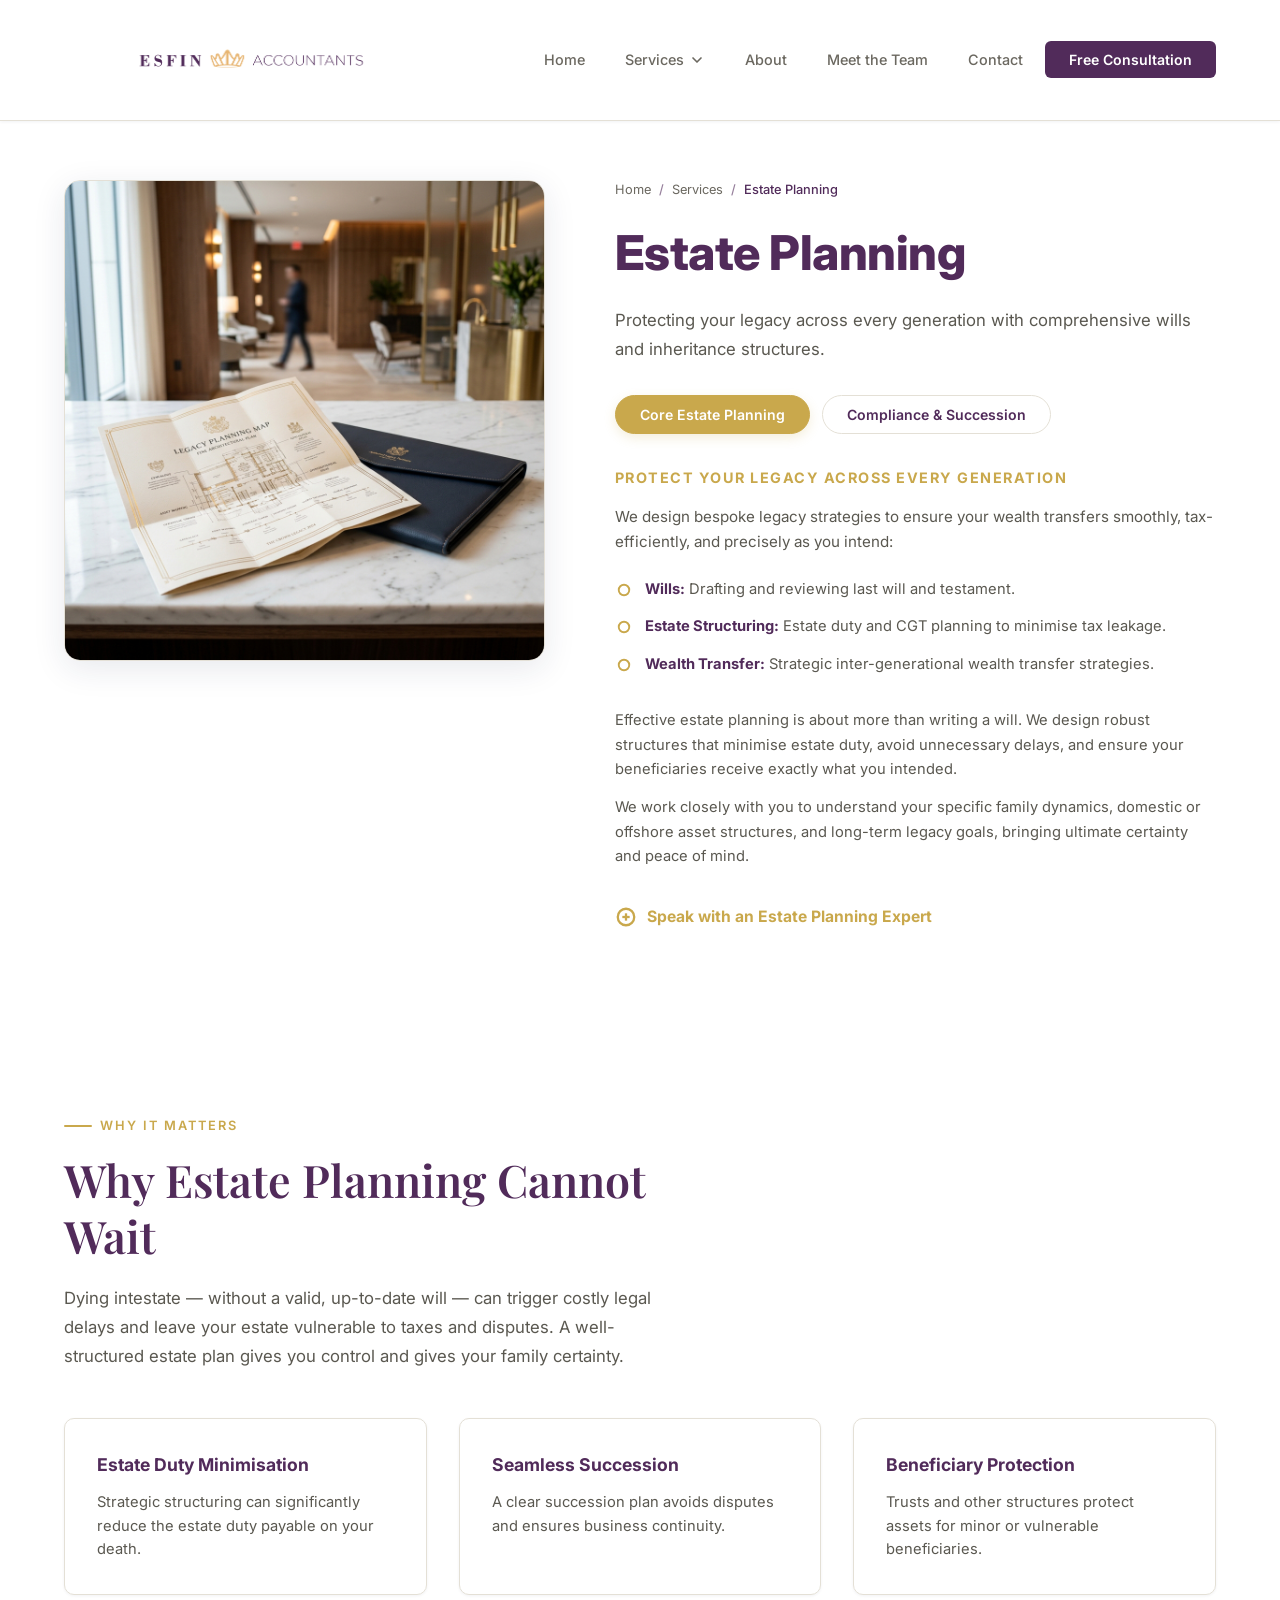
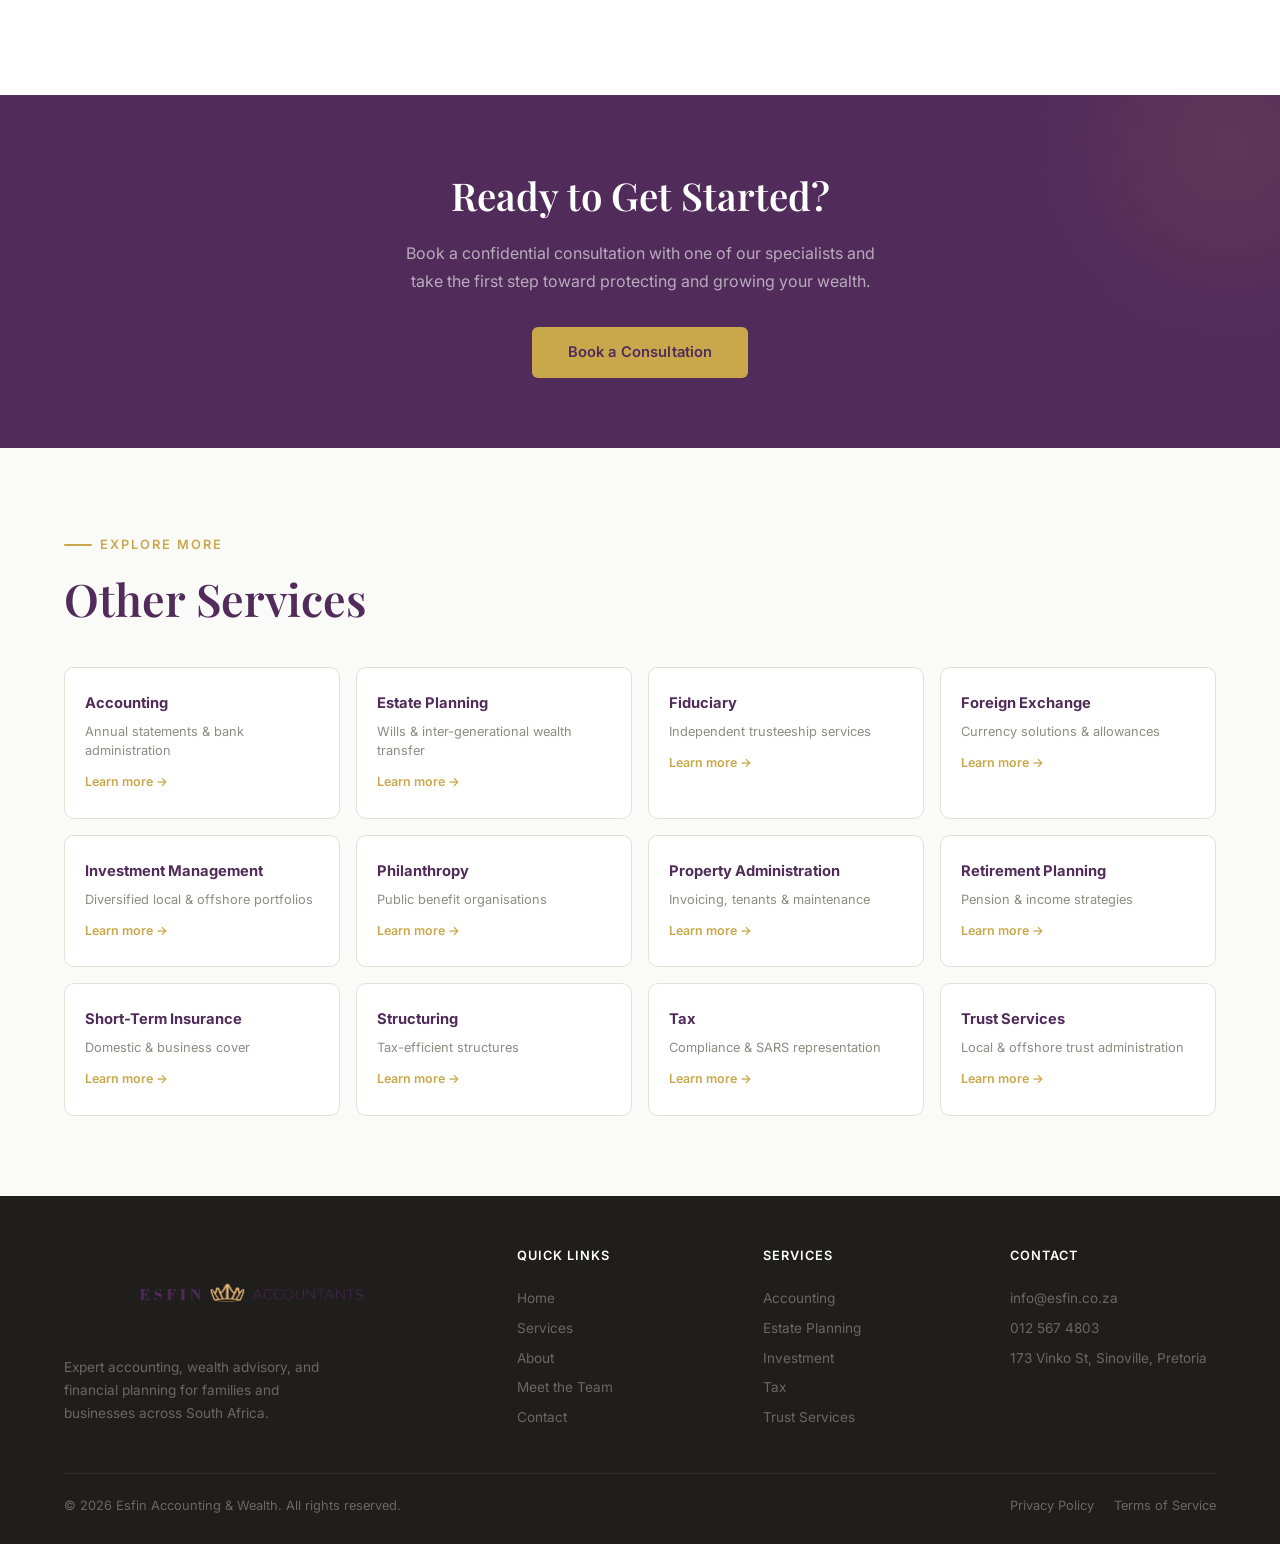
<file: services/estate-planning.html>
<!DOCTYPE html>
<html lang="en">
<head>
  <meta charset="UTF-8"/>
  <meta name="viewport" content="width=device-width, initial-scale=1.0"/>
  <meta name="description" content="Estate Planning — Esfin Accounting &amp; Wealth. Expert Estate Planning services for families and businesses in South Africa."/>
  <title>Estate Planning — Esfin Accounting &amp; Wealth</title>
  <link rel="stylesheet" href="service-template.css"/>
</head>
<body>

  <nav class="navbar" id="navbar">
    <div class="container">
      <a href="../index.html" class="nav-logo"><img src="../assets/logo.png" alt="Esfin Accountants" class="logo-img"></a>
      <ul class="nav-links" id="navLinks">
        <li><a href="../index.html" class="nav-link">Home</a></li>
        <li class="nav-item-dropdown">
          <a href="../index.html#services" class="nav-link nav-link-dropdown">Services
            <svg class="chevron" viewBox="0 0 24 24" fill="none" stroke="currentColor" stroke-width="2.5" stroke-linecap="round" stroke-linejoin="round"><polyline points="6 9 12 15 18 9"></polyline></svg>
          </a>
          <div class="dropdown-menu">
            <a href="accounting.html" class="dropdown-item"><div class="dd-text"><h4>Accounting</h4><p>Transactions, statements &amp; admin</p></div></a>
            <a href="estate-planning.html" class="dropdown-item"><div class="dd-text"><h4>Estate Planning</h4><p>Wills &amp; inheritance structures</p></div></a>
            <a href="fiduciary.html" class="dropdown-item"><div class="dd-text"><h4>Fiduciary</h4><p>Independent trusteeship</p></div></a>
            <a href="foreign-exchange.html" class="dropdown-item"><div class="dd-text"><h4>Foreign Exchange</h4><p>Currency solutions &amp; allowances</p></div></a>
            <a href="investment-management.html" class="dropdown-item"><div class="dd-text"><h4>Investment Management</h4><p>Diversified portfolios</p></div></a>
            <a href="philanthropy.html" class="dropdown-item"><div class="dd-text"><h4>Philanthropy</h4><p>Public benefit organisations</p></div></a>
            <a href="property-administration.html" class="dropdown-item"><div class="dd-text"><h4>Property Administration</h4><p>Invoicing, tenants &amp; maintenance</p></div></a>
            <a href="retirement-planning.html" class="dropdown-item"><div class="dd-text"><h4>Retirement Planning</h4><p>Pension &amp; income strategies</p></div></a>
            <a href="short-term-insurance.html" class="dropdown-item"><div class="dd-text"><h4>Short-Term Insurance</h4><p>Domestic &amp; business cover</p></div></a>
            <a href="structuring.html" class="dropdown-item"><div class="dd-text"><h4>Structuring</h4><p>Tax-efficient structures</p></div></a>
            <a href="tax.html" class="dropdown-item"><div class="dd-text"><h4>Tax</h4><p>Compliance &amp; planning</p></div></a>
            <a href="trust-services.html" class="dropdown-item"><div class="dd-text"><h4>Trust Services</h4><p>Local &amp; offshore trusts</p></div></a>
          </div>
        </li>
        <li><a href="../index.html#about" class="nav-link">About</a></li>
        <li><a href="../team.html" class="nav-link">Meet the Team</a></li>
        <li><a href="../index.html#contact" class="nav-link">Contact</a></li>
        <li><a href="../index.html#contact" class="nav-cta">Free Consultation</a></li>
      </ul>
      <button class="nav-toggle" id="navToggle"><span></span><span></span><span></span></button>
    </div>
  </nav>

  <section class="service-layout-section">
    <div class="container">
      <div class="service-layout-grid">
        <!-- Left Column: Image Card -->
        <div class="service-layout-left fade-up">
          <div class="service-image-container">
            <img src="../assets/service_advisory.png" alt="Estate Planning Services" />
          </div>
        </div>
        
        <!-- Right Column: Content -->
        <div class="service-layout-right fade-up">
          <div class="breadcrumb">
            <a href="../index.html">Home</a><span class="sep">/</span><a href="../index.html#services">Services</a><span class="sep">/</span><span>Estate Planning</span>
          </div>
          
          <h1 class="service-layout-title">Estate Planning</h1>
          <p class="service-layout-intro">Protecting your legacy across every generation with comprehensive wills and inheritance structures.</p>
          
          <!-- Pill Selector Tabs -->
          <div class="sub-tab-selector">
            <button class="sub-tab-btn active" data-subtab="core">Core Estate Planning</button>
            <button class="sub-tab-btn" data-subtab="compliance">Compliance &amp; Succession</button>
          </div>
          
          <!-- Tab Content: Core Service -->
          <div class="sub-tab-content active" id="subtab-content-core">
            <h3 class="sub-tab-heading">Protect your legacy across every generation</h3>
            <p class="sub-tab-intro-text">We design bespoke legacy strategies to ensure your wealth transfers smoothly, tax-efficiently, and precisely as you intend:</p>
            <ul class="feature-list-svg">
              <li>
                <svg viewBox="0 0 24 24" fill="none" stroke="currentColor" stroke-width="2.5"><circle cx="12" cy="12" r="7"></circle></svg>
                <span><span class="bold-bullet">Wills:</span> Drafting and reviewing last will and testament.</span>
              </li>
              <li>
                <svg viewBox="0 0 24 24" fill="none" stroke="currentColor" stroke-width="2.5"><circle cx="12" cy="12" r="7"></circle></svg>
                <span><span class="bold-bullet">Estate Structuring:</span> Estate duty and CGT planning to minimise tax leakage.</span>
              </li>
              <li>
                <svg viewBox="0 0 24 24" fill="none" stroke="currentColor" stroke-width="2.5"><circle cx="12" cy="12" r="7"></circle></svg>
                <span><span class="bold-bullet">Wealth Transfer:</span> Strategic inter-generational wealth transfer strategies.</span>
              </li>
            </ul>
          </div>

          <!-- Tab Content: Compliance & Support -->
          <div class="sub-tab-content" id="subtab-content-compliance">
            <h3 class="sub-tab-heading">Continuous Compliance &amp; Support</h3>
            <p class="sub-tab-intro-text">We take the complexity out of trust structures and estate execution, safeguarding vulnerable beneficiaries:</p>
            <ul class="feature-list-svg">
              <li>
                <svg viewBox="0 0 24 24" fill="none" stroke="currentColor" stroke-width="2.5"><circle cx="12" cy="12" r="7"></circle></svg>
                <span><span class="bold-bullet">Fiduciary Appointments:</span> Professional nomination of executors and trustees.</span>
              </li>
              <li>
                <svg viewBox="0 0 24 24" fill="none" stroke="currentColor" stroke-width="2.5"><circle cx="12" cy="12" r="7"></circle></svg>
                <span><span class="bold-bullet">Guardianship:</span> Clear letters of wishes and family guardianship planning.</span>
              </li>
              <li>
                <svg viewBox="0 0 24 24" fill="none" stroke="currentColor" stroke-width="2.5"><circle cx="12" cy="12" r="7"></circle></svg>
                <span><span class="bold-bullet">Business Succession:</span> Arranging structured transitions and continuity plans for business entities.</span>
              </li>
            </ul>
          </div>

          <div class="service-layout-extra-text">
            <p>Effective estate planning is about more than writing a will. We design robust structures that minimise estate duty, avoid unnecessary delays, and ensure your beneficiaries receive exactly what you intended.</p>
            <p>We work closely with you to understand your specific family dynamics, domestic or offshore asset structures, and long-term legacy goals, bringing ultimate certainty and peace of mind.</p>
          </div>

          <!-- Pegasus Gold Circular Plus CTA Link -->
          <a href="../index.html#contact" class="btn-gold-plus-text">
            <svg viewBox="0 0 24 24" fill="none" stroke="currentColor" stroke-width="2.5"><circle cx="12" cy="12" r="9"></circle><line x1="12" y1="8" x2="12" y2="16"></line><line x1="8" y1="12" x2="16" y2="12"></line></svg>
            <span>Speak with an Estate Planning Expert</span>
          </a>
        </div>
      </div>
    </div>
  </section>

  <section class="content-section">
    <div class="container">
      <div class="fade-up" style="max-width:600px;margin-bottom:0">
        <div class="section-label">Why It Matters</div>
        <h2 class="section-title">Why Estate Planning Cannot Wait</h2>
        <p class="section-body">Dying intestate — without a valid, up-to-date will — can trigger costly legal delays and leave your estate vulnerable to taxes and disputes. A well-structured estate plan gives you control and gives your family certainty.</p>
      </div>
      <div class="detail-grid">
        <div class="detail-card fade-up"><h4>Estate Duty Minimisation</h4><p>Strategic structuring can significantly reduce the estate duty payable on your death.</p></div>
        <div class="detail-card fade-up"><h4>Seamless Succession</h4><p>A clear succession plan avoids disputes and ensures business continuity.</p></div>
        <div class="detail-card fade-up"><h4>Beneficiary Protection</h4><p>Trusts and other structures protect assets for minor or vulnerable beneficiaries.</p></div>
      </div>
    </div>
  </section>

  <section class="cta-strip">
    <div class="container fade-up">
      <h2>Ready to Get Started?</h2>
      <p>Book a confidential consultation with one of our specialists and take the first step toward protecting and growing your wealth.</p>
      <a href="../index.html#contact" class="btn-gold">Book a Consultation</a>
    </div>
  </section>

  <section class="other-services">
    <div class="container">
      <div class="section-label">Explore More</div>
      <h2 class="section-title">Other Services</h2>
      <div class="other-services-grid">
        <a href="accounting.html" class="other-card"><h4>Accounting</h4><p>Annual statements &amp; bank administration</p><span class="arrow">Learn more →</span></a>
        <a href="estate-planning.html" class="other-card"><h4>Estate Planning</h4><p>Wills &amp; inter-generational wealth transfer</p><span class="arrow">Learn more →</span></a>
        <a href="fiduciary.html" class="other-card"><h4>Fiduciary</h4><p>Independent trusteeship services</p><span class="arrow">Learn more →</span></a>
        <a href="foreign-exchange.html" class="other-card"><h4>Foreign Exchange</h4><p>Currency solutions &amp; allowances</p><span class="arrow">Learn more →</span></a>
        <a href="investment-management.html" class="other-card"><h4>Investment Management</h4><p>Diversified local &amp; offshore portfolios</p><span class="arrow">Learn more →</span></a>
        <a href="philanthropy.html" class="other-card"><h4>Philanthropy</h4><p>Public benefit organisations</p><span class="arrow">Learn more →</span></a>
        <a href="property-administration.html" class="other-card"><h4>Property Administration</h4><p>Invoicing, tenants &amp; maintenance</p><span class="arrow">Learn more →</span></a>
        <a href="retirement-planning.html" class="other-card"><h4>Retirement Planning</h4><p>Pension &amp; income strategies</p><span class="arrow">Learn more →</span></a>
        <a href="short-term-insurance.html" class="other-card"><h4>Short-Term Insurance</h4><p>Domestic &amp; business cover</p><span class="arrow">Learn more →</span></a>
        <a href="structuring.html" class="other-card"><h4>Structuring</h4><p>Tax-efficient structures</p><span class="arrow">Learn more →</span></a>
        <a href="tax.html" class="other-card"><h4>Tax</h4><p>Compliance &amp; SARS representation</p><span class="arrow">Learn more →</span></a>
        <a href="trust-services.html" class="other-card"><h4>Trust Services</h4><p>Local &amp; offshore trust administration</p><span class="arrow">Learn more →</span></a>
      </div>
    </div>
  </section>

  <footer class="footer">
    <div class="container">
      <div class="footer-grid">
        <div class="footer-brand">
          <a href="../index.html" class="nav-logo"><img src="../assets/logo.png" alt="Esfin Accountants" class="logo-img"></a>
          <p>Expert accounting, wealth advisory, and financial planning for families and businesses across South Africa.</p>
        </div>
        <div class="footer-col"><h4>Quick Links</h4><a href="../index.html">Home</a><a href="../index.html#services">Services</a><a href="../index.html#about">About</a><a href="../team.html">Meet the Team</a><a href="../index.html#contact">Contact</a></div>
        <div class="footer-col"><h4>Services</h4><a href="accounting.html">Accounting</a><a href="estate-planning.html">Estate Planning</a><a href="investment-management.html">Investment</a><a href="tax.html">Tax</a><a href="trust-services.html">Trust Services</a></div>
        <div class="footer-col"><h4>Contact</h4><a href="mailto:info@esfin.co.za">info@esfin.co.za</a><a href="tel:0125674803">012 567 4803</a><a href="https://maps.google.com/?q=173+Vinko+St,+Sinoville,+Pretoria,+0182" target="_blank" rel="noopener noreferrer">173 Vinko St, Sinoville, Pretoria</a></div>
      </div>
      <div class="footer-bottom">
        <p>&copy; 2026 Esfin Accounting &amp; Wealth. All rights reserved.</p>
        <div class="footer-bottom-links"><a href="#">Privacy Policy</a><a href="#">Terms of Service</a></div>
      </div>
    </div>
  </footer>

  <script src="service.js"></script>
</body>
</html>
</file>
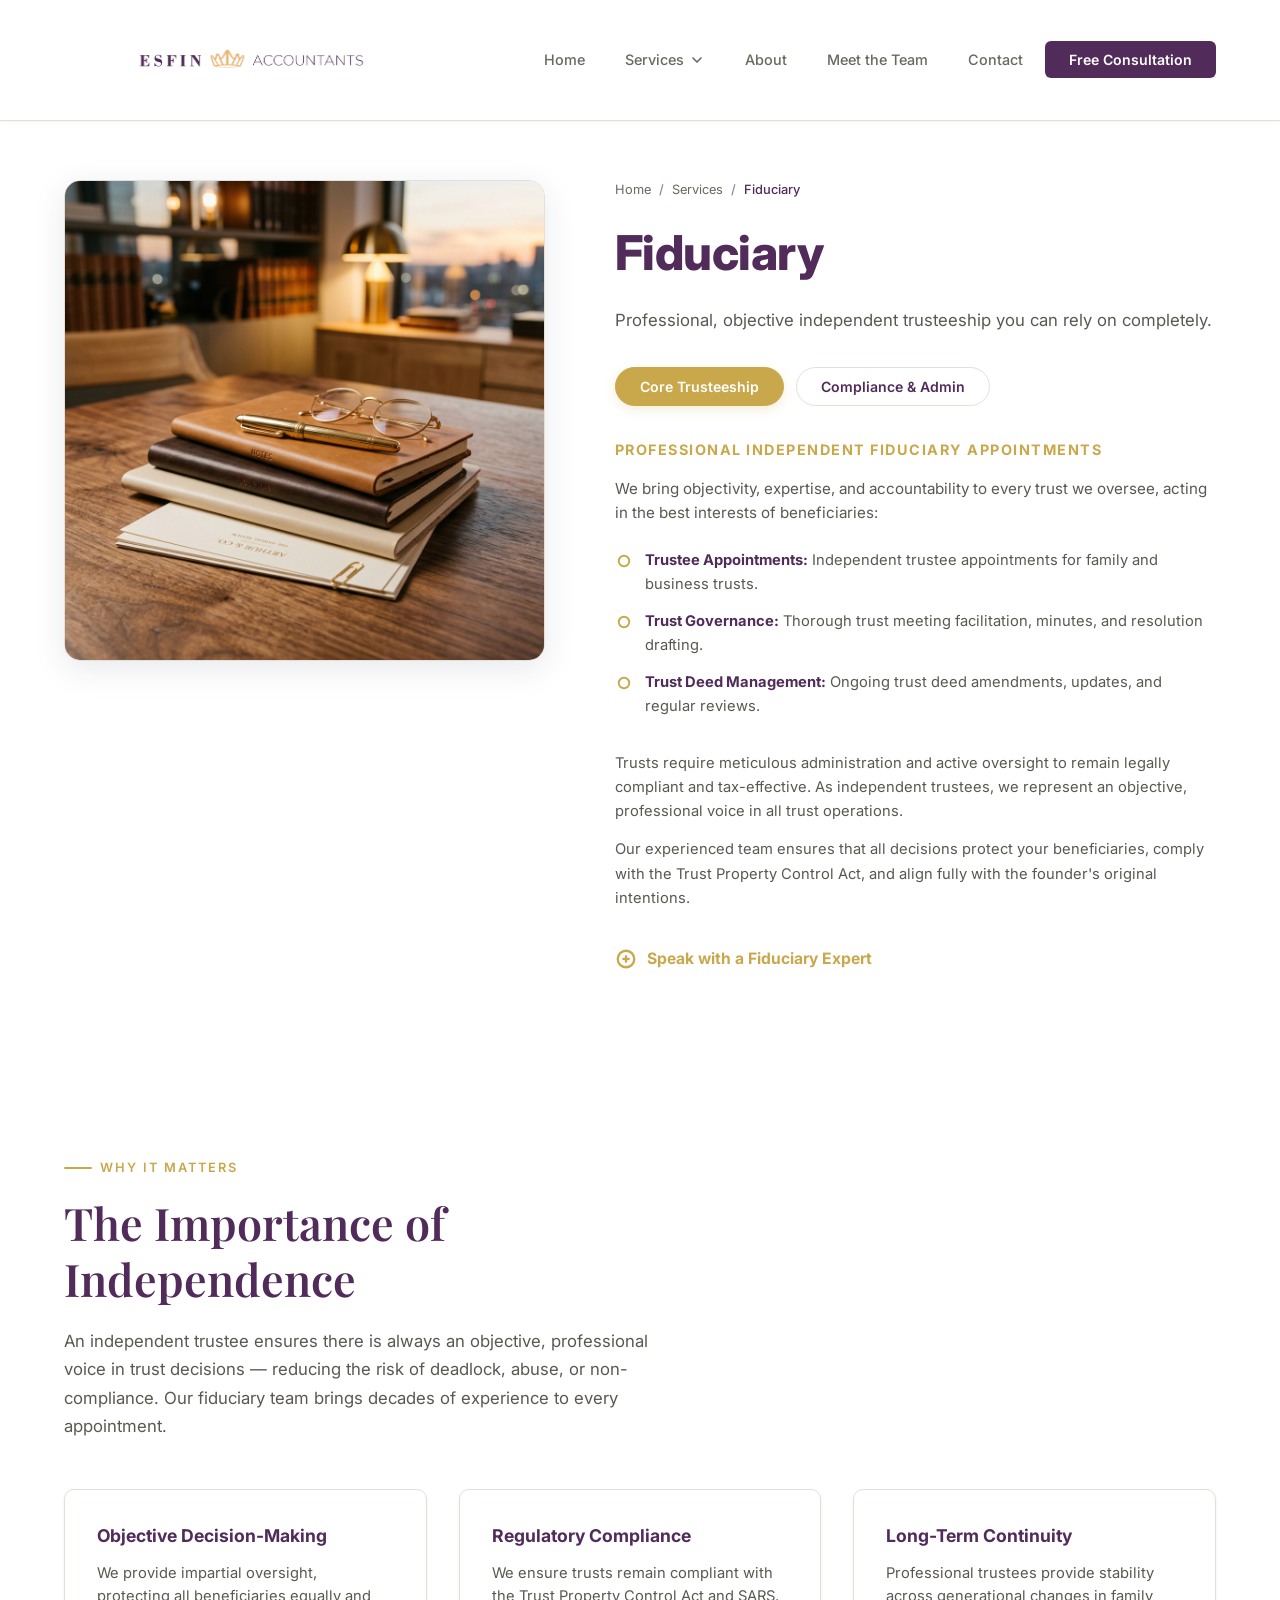
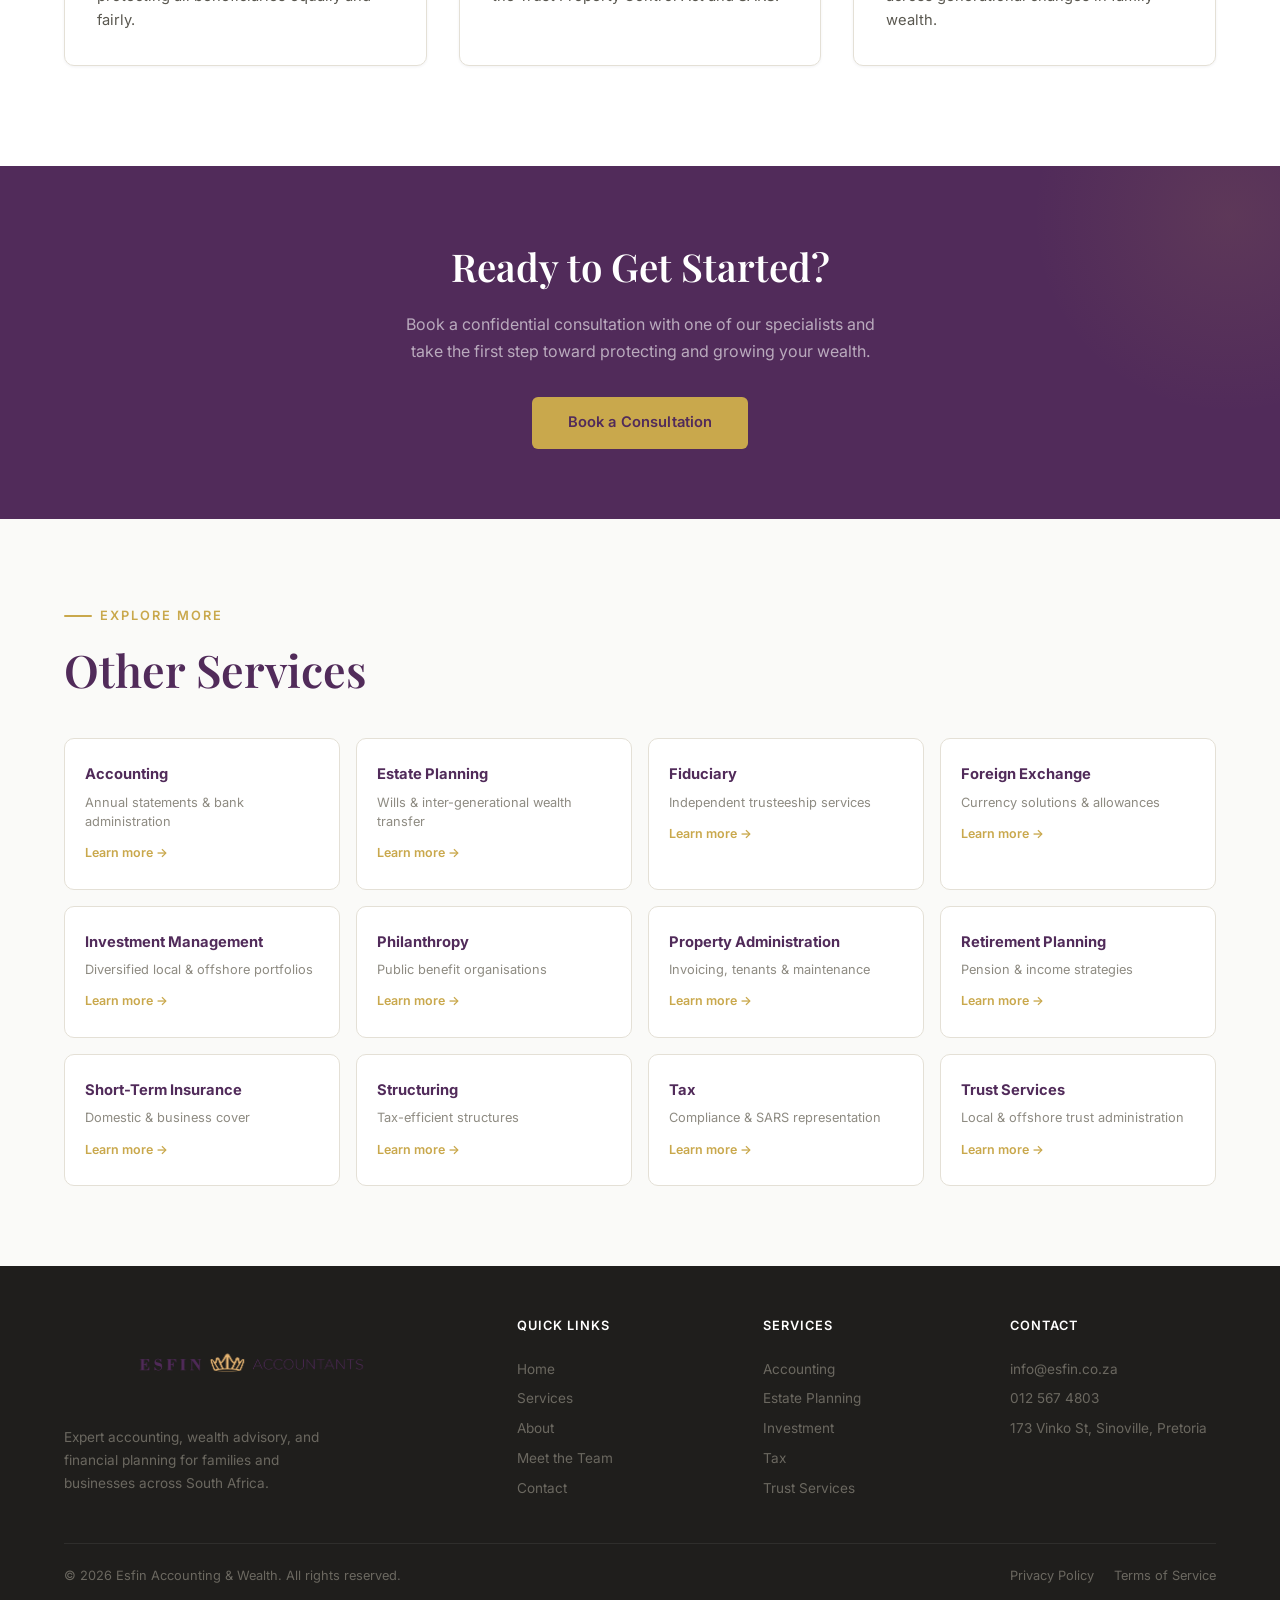
<file: services/fiduciary.html>
<!DOCTYPE html>
<html lang="en">
<head>
  <meta charset="UTF-8"/>
  <meta name="viewport" content="width=device-width, initial-scale=1.0"/>
  <meta name="description" content="Fiduciary — Esfin Accounting &amp; Wealth. Expert Fiduciary services for families and businesses in South Africa."/>
  <title>Fiduciary — Esfin Accounting &amp; Wealth</title>
  <link rel="stylesheet" href="service-template.css"/>
</head>
<body>

  <nav class="navbar" id="navbar">
    <div class="container">
      <a href="../index.html" class="nav-logo"><img src="../assets/logo.png" alt="Esfin Accountants" class="logo-img"></a>
      <ul class="nav-links" id="navLinks">
        <li><a href="../index.html" class="nav-link">Home</a></li>
        <li class="nav-item-dropdown">
          <a href="../index.html#services" class="nav-link nav-link-dropdown">Services
            <svg class="chevron" viewBox="0 0 24 24" fill="none" stroke="currentColor" stroke-width="2.5" stroke-linecap="round" stroke-linejoin="round"><polyline points="6 9 12 15 18 9"></polyline></svg>
          </a>
          <div class="dropdown-menu">
            <a href="accounting.html" class="dropdown-item"><div class="dd-text"><h4>Accounting</h4><p>Transactions, statements &amp; admin</p></div></a>
            <a href="estate-planning.html" class="dropdown-item"><div class="dd-text"><h4>Estate Planning</h4><p>Wills &amp; inheritance structures</p></div></a>
            <a href="fiduciary.html" class="dropdown-item"><div class="dd-text"><h4>Fiduciary</h4><p>Independent trusteeship</p></div></a>
            <a href="foreign-exchange.html" class="dropdown-item"><div class="dd-text"><h4>Foreign Exchange</h4><p>Currency solutions &amp; allowances</p></div></a>
            <a href="investment-management.html" class="dropdown-item"><div class="dd-text"><h4>Investment Management</h4><p>Diversified portfolios</p></div></a>
            <a href="philanthropy.html" class="dropdown-item"><div class="dd-text"><h4>Philanthropy</h4><p>Public benefit organisations</p></div></a>
            <a href="property-administration.html" class="dropdown-item"><div class="dd-text"><h4>Property Administration</h4><p>Invoicing, tenants &amp; maintenance</p></div></a>
            <a href="retirement-planning.html" class="dropdown-item"><div class="dd-text"><h4>Retirement Planning</h4><p>Pension &amp; income strategies</p></div></a>
            <a href="short-term-insurance.html" class="dropdown-item"><div class="dd-text"><h4>Short-Term Insurance</h4><p>Domestic &amp; business cover</p></div></a>
            <a href="structuring.html" class="dropdown-item"><div class="dd-text"><h4>Structuring</h4><p>Tax-efficient structures</p></div></a>
            <a href="tax.html" class="dropdown-item"><div class="dd-text"><h4>Tax</h4><p>Compliance &amp; planning</p></div></a>
            <a href="trust-services.html" class="dropdown-item"><div class="dd-text"><h4>Trust Services</h4><p>Local &amp; offshore trusts</p></div></a>
          </div>
        </li>
        <li><a href="../index.html#about" class="nav-link">About</a></li>
        <li><a href="../team.html" class="nav-link">Meet the Team</a></li>
        <li><a href="../index.html#contact" class="nav-link">Contact</a></li>
        <li><a href="../index.html#contact" class="nav-cta">Free Consultation</a></li>
      </ul>
      <button class="nav-toggle" id="navToggle"><span></span><span></span><span></span></button>
    </div>
  </nav>

  <section class="service-layout-section">
    <div class="container">
      <div class="service-layout-grid">
        <!-- Left Column: Image Card -->
        <div class="service-layout-left fade-up">
          <div class="service-image-container">
            <img src="../assets/service_accounting.png" alt="Fiduciary Services" />
          </div>
        </div>
        
        <!-- Right Column: Content -->
        <div class="service-layout-right fade-up">
          <div class="breadcrumb">
            <a href="../index.html">Home</a><span class="sep">/</span><a href="../index.html#services">Services</a><span class="sep">/</span><span>Fiduciary</span>
          </div>
          
          <h1 class="service-layout-title">Fiduciary</h1>
          <p class="service-layout-intro">Professional, objective independent trusteeship you can rely on completely.</p>
          
          <!-- Pill Selector Tabs -->
          <div class="sub-tab-selector">
            <button class="sub-tab-btn active" data-subtab="core">Core Trusteeship</button>
            <button class="sub-tab-btn" data-subtab="compliance">Compliance &amp; Admin</button>
          </div>
          
          <!-- Tab Content: Core Service -->
          <div class="sub-tab-content active" id="subtab-content-core">
            <h3 class="sub-tab-heading">Professional Independent Fiduciary Appointments</h3>
            <p class="sub-tab-intro-text">We bring objectivity, expertise, and accountability to every trust we oversee, acting in the best interests of beneficiaries:</p>
            <ul class="feature-list-svg">
              <li>
                <svg viewBox="0 0 24 24" fill="none" stroke="currentColor" stroke-width="2.5"><circle cx="12" cy="12" r="7"></circle></svg>
                <span><span class="bold-bullet">Trustee Appointments:</span> Independent trustee appointments for family and business trusts.</span>
              </li>
              <li>
                <svg viewBox="0 0 24 24" fill="none" stroke="currentColor" stroke-width="2.5"><circle cx="12" cy="12" r="7"></circle></svg>
                <span><span class="bold-bullet">Trust Governance:</span> Thorough trust meeting facilitation, minutes, and resolution drafting.</span>
              </li>
              <li>
                <svg viewBox="0 0 24 24" fill="none" stroke="currentColor" stroke-width="2.5"><circle cx="12" cy="12" r="7"></circle></svg>
                <span><span class="bold-bullet">Trust Deed Management:</span> Ongoing trust deed amendments, updates, and regular reviews.</span>
              </li>
            </ul>
          </div>

          <!-- Tab Content: Compliance & Support -->
          <div class="sub-tab-content" id="subtab-content-compliance">
            <h3 class="sub-tab-heading">Structured Bookkeeping &amp; SARS Reporting</h3>
            <p class="sub-tab-intro-text">We take the administrative stress out of trust management, ensuring total compliance with all regulatory authorities:</p>
            <ul class="feature-list-svg">
              <li>
                <svg viewBox="0 0 24 24" fill="none" stroke="currentColor" stroke-width="2.5"><circle cx="12" cy="12" r="7"></circle></svg>
                <span><span class="bold-bullet">Trust Bookkeeping:</span> Full trust bookkeeping and preparation of financial statements.</span>
              </li>
              <li>
                <svg viewBox="0 0 24 24" fill="none" stroke="currentColor" stroke-width="2.5"><circle cx="12" cy="12" r="7"></circle></svg>
                <span><span class="bold-bullet">SARS Compliance:</span> Trust SARS registration, statutory filing, and compliance reporting.</span>
              </li>
              <li>
                <svg viewBox="0 0 24 24" fill="none" stroke="currentColor" stroke-width="2.5"><circle cx="12" cy="12" r="7"></circle></svg>
                <span><span class="bold-bullet">Estate Administration:</span> Professional execution and administration of estates and inheritance structures.</span>
              </li>
            </ul>
          </div>

          <div class="service-layout-extra-text">
            <p>Trusts require meticulous administration and active oversight to remain legally compliant and tax-effective. As independent trustees, we represent an objective, professional voice in all trust operations.</p>
            <p>Our experienced team ensures that all decisions protect your beneficiaries, comply with the Trust Property Control Act, and align fully with the founder's original intentions.</p>
          </div>

          <!-- Pegasus Gold Circular Plus CTA Link -->
          <a href="../index.html#contact" class="btn-gold-plus-text">
            <svg viewBox="0 0 24 24" fill="none" stroke="currentColor" stroke-width="2.5"><circle cx="12" cy="12" r="9"></circle><line x1="12" y1="8" x2="12" y2="16"></line><line x1="8" y1="12" x2="16" y2="12"></line></svg>
            <span>Speak with a Fiduciary Expert</span>
          </a>
        </div>
      </div>
    </div>
  </section>

  <section class="content-section">
    <div class="container">
      <div class="fade-up" style="max-width:600px;margin-bottom:0">
        <div class="section-label">Why It Matters</div>
        <h2 class="section-title">The Importance of Independence</h2>
        <p class="section-body">An independent trustee ensures there is always an objective, professional voice in trust decisions — reducing the risk of deadlock, abuse, or non-compliance. Our fiduciary team brings decades of experience to every appointment.</p>
      </div>
      <div class="detail-grid">
        <div class="detail-card fade-up"><h4>Objective Decision-Making</h4><p>We provide impartial oversight, protecting all beneficiaries equally and fairly.</p></div>
        <div class="detail-card fade-up"><h4>Regulatory Compliance</h4><p>We ensure trusts remain compliant with the Trust Property Control Act and SARS.</p></div>
        <div class="detail-card fade-up"><h4>Long-Term Continuity</h4><p>Professional trustees provide stability across generational changes in family wealth.</p></div>
      </div>
    </div>
  </section>

  <section class="cta-strip">
    <div class="container fade-up">
      <h2>Ready to Get Started?</h2>
      <p>Book a confidential consultation with one of our specialists and take the first step toward protecting and growing your wealth.</p>
      <a href="../index.html#contact" class="btn-gold">Book a Consultation</a>
    </div>
  </section>

  <section class="other-services">
    <div class="container">
      <div class="section-label">Explore More</div>
      <h2 class="section-title">Other Services</h2>
      <div class="other-services-grid">
        <a href="accounting.html" class="other-card"><h4>Accounting</h4><p>Annual statements &amp; bank administration</p><span class="arrow">Learn more →</span></a>
        <a href="estate-planning.html" class="other-card"><h4>Estate Planning</h4><p>Wills &amp; inter-generational wealth transfer</p><span class="arrow">Learn more →</span></a>
        <a href="fiduciary.html" class="other-card"><h4>Fiduciary</h4><p>Independent trusteeship services</p><span class="arrow">Learn more →</span></a>
        <a href="foreign-exchange.html" class="other-card"><h4>Foreign Exchange</h4><p>Currency solutions &amp; allowances</p><span class="arrow">Learn more →</span></a>
        <a href="investment-management.html" class="other-card"><h4>Investment Management</h4><p>Diversified local &amp; offshore portfolios</p><span class="arrow">Learn more →</span></a>
        <a href="philanthropy.html" class="other-card"><h4>Philanthropy</h4><p>Public benefit organisations</p><span class="arrow">Learn more →</span></a>
        <a href="property-administration.html" class="other-card"><h4>Property Administration</h4><p>Invoicing, tenants &amp; maintenance</p><span class="arrow">Learn more →</span></a>
        <a href="retirement-planning.html" class="other-card"><h4>Retirement Planning</h4><p>Pension &amp; income strategies</p><span class="arrow">Learn more →</span></a>
        <a href="short-term-insurance.html" class="other-card"><h4>Short-Term Insurance</h4><p>Domestic &amp; business cover</p><span class="arrow">Learn more →</span></a>
        <a href="structuring.html" class="other-card"><h4>Structuring</h4><p>Tax-efficient structures</p><span class="arrow">Learn more →</span></a>
        <a href="tax.html" class="other-card"><h4>Tax</h4><p>Compliance &amp; SARS representation</p><span class="arrow">Learn more →</span></a>
        <a href="trust-services.html" class="other-card"><h4>Trust Services</h4><p>Local &amp; offshore trust administration</p><span class="arrow">Learn more →</span></a>
      </div>
    </div>
  </section>

  <footer class="footer">
    <div class="container">
      <div class="footer-grid">
        <div class="footer-brand">
          <a href="../index.html" class="nav-logo"><img src="../assets/logo.png" alt="Esfin Accountants" class="logo-img"></a>
          <p>Expert accounting, wealth advisory, and financial planning for families and businesses across South Africa.</p>
        </div>
        <div class="footer-col"><h4>Quick Links</h4><a href="../index.html">Home</a><a href="../index.html#services">Services</a><a href="../index.html#about">About</a><a href="../team.html">Meet the Team</a><a href="../index.html#contact">Contact</a></div>
        <div class="footer-col"><h4>Services</h4><a href="accounting.html">Accounting</a><a href="estate-planning.html">Estate Planning</a><a href="investment-management.html">Investment</a><a href="tax.html">Tax</a><a href="trust-services.html">Trust Services</a></div>
        <div class="footer-col"><h4>Contact</h4><a href="mailto:info@esfin.co.za">info@esfin.co.za</a><a href="tel:0125674803">012 567 4803</a><a href="https://maps.google.com/?q=173+Vinko+St,+Sinoville,+Pretoria,+0182" target="_blank" rel="noopener noreferrer">173 Vinko St, Sinoville, Pretoria</a></div>
      </div>
      <div class="footer-bottom">
        <p>&copy; 2026 Esfin Accounting &amp; Wealth. All rights reserved.</p>
        <div class="footer-bottom-links"><a href="#">Privacy Policy</a><a href="#">Terms of Service</a></div>
      </div>
    </div>
  </footer>

  <script src="service.js"></script>
</body>
</html>
</file>
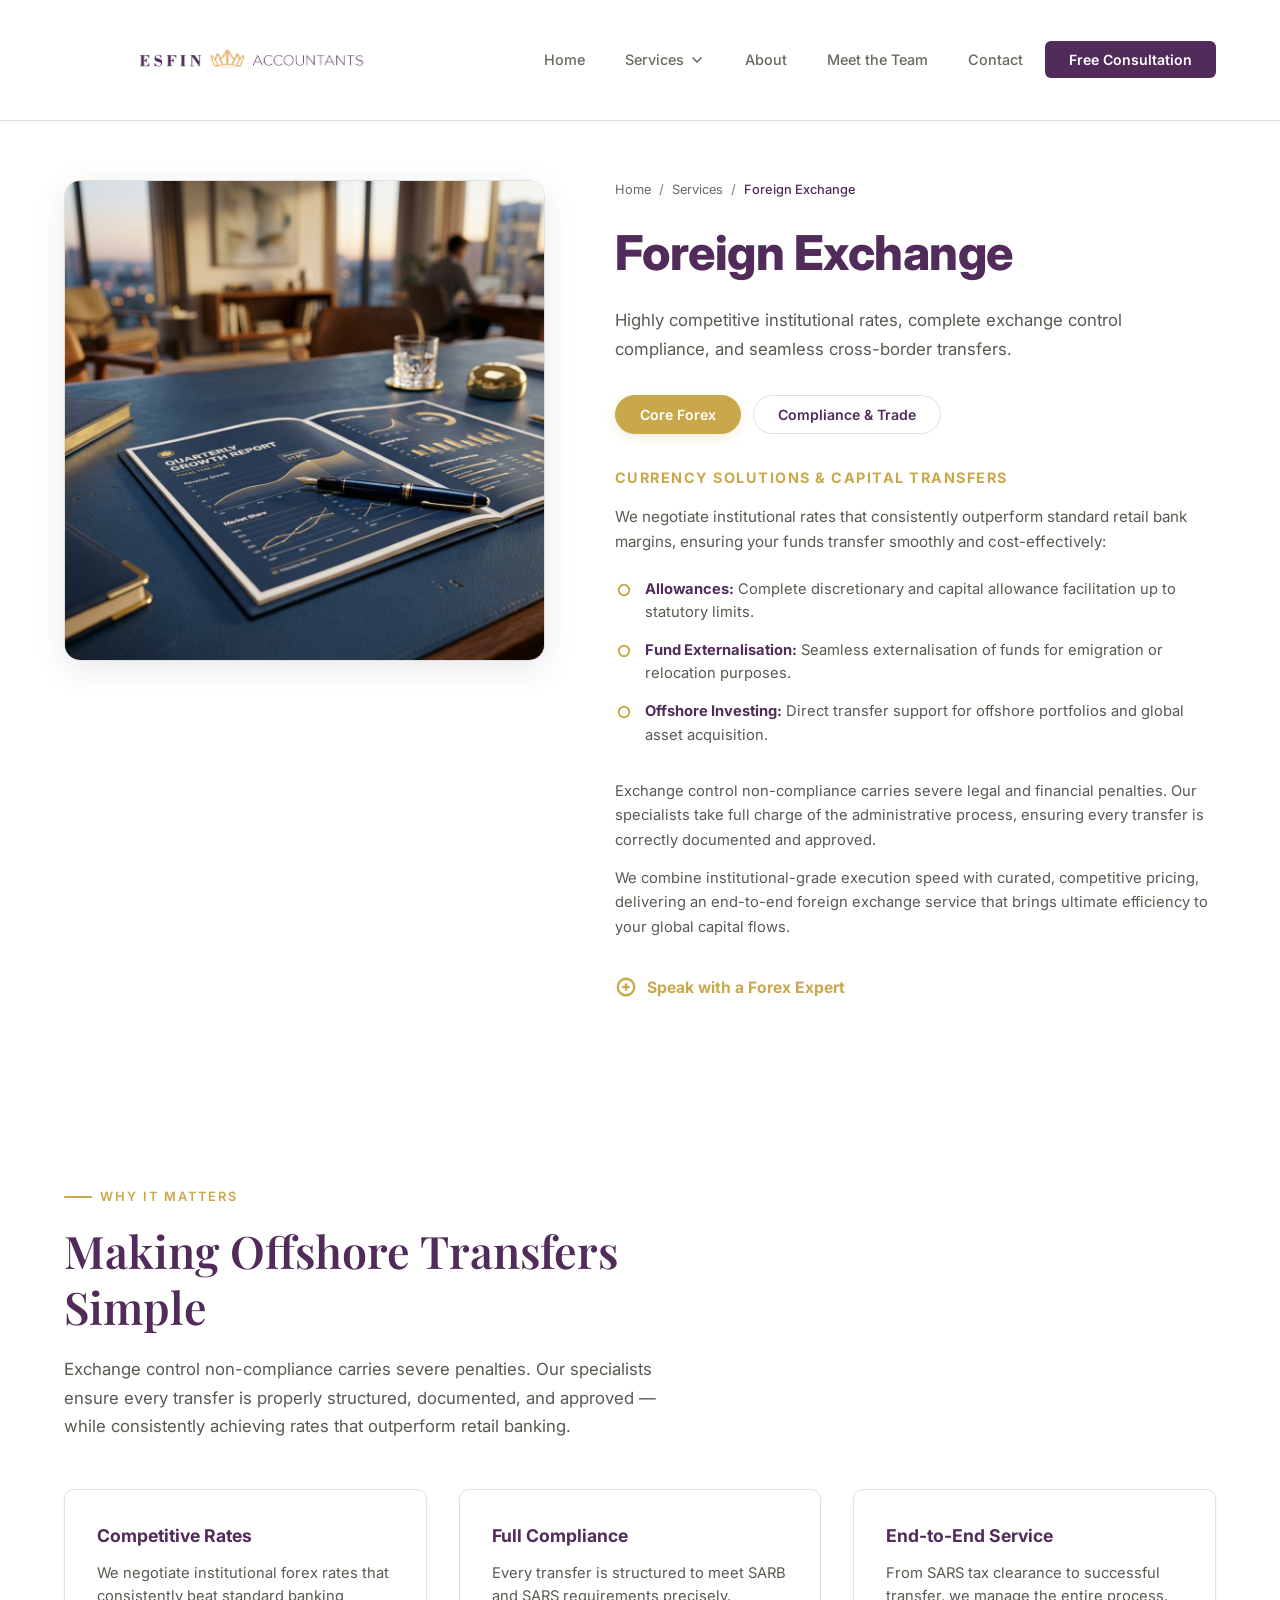
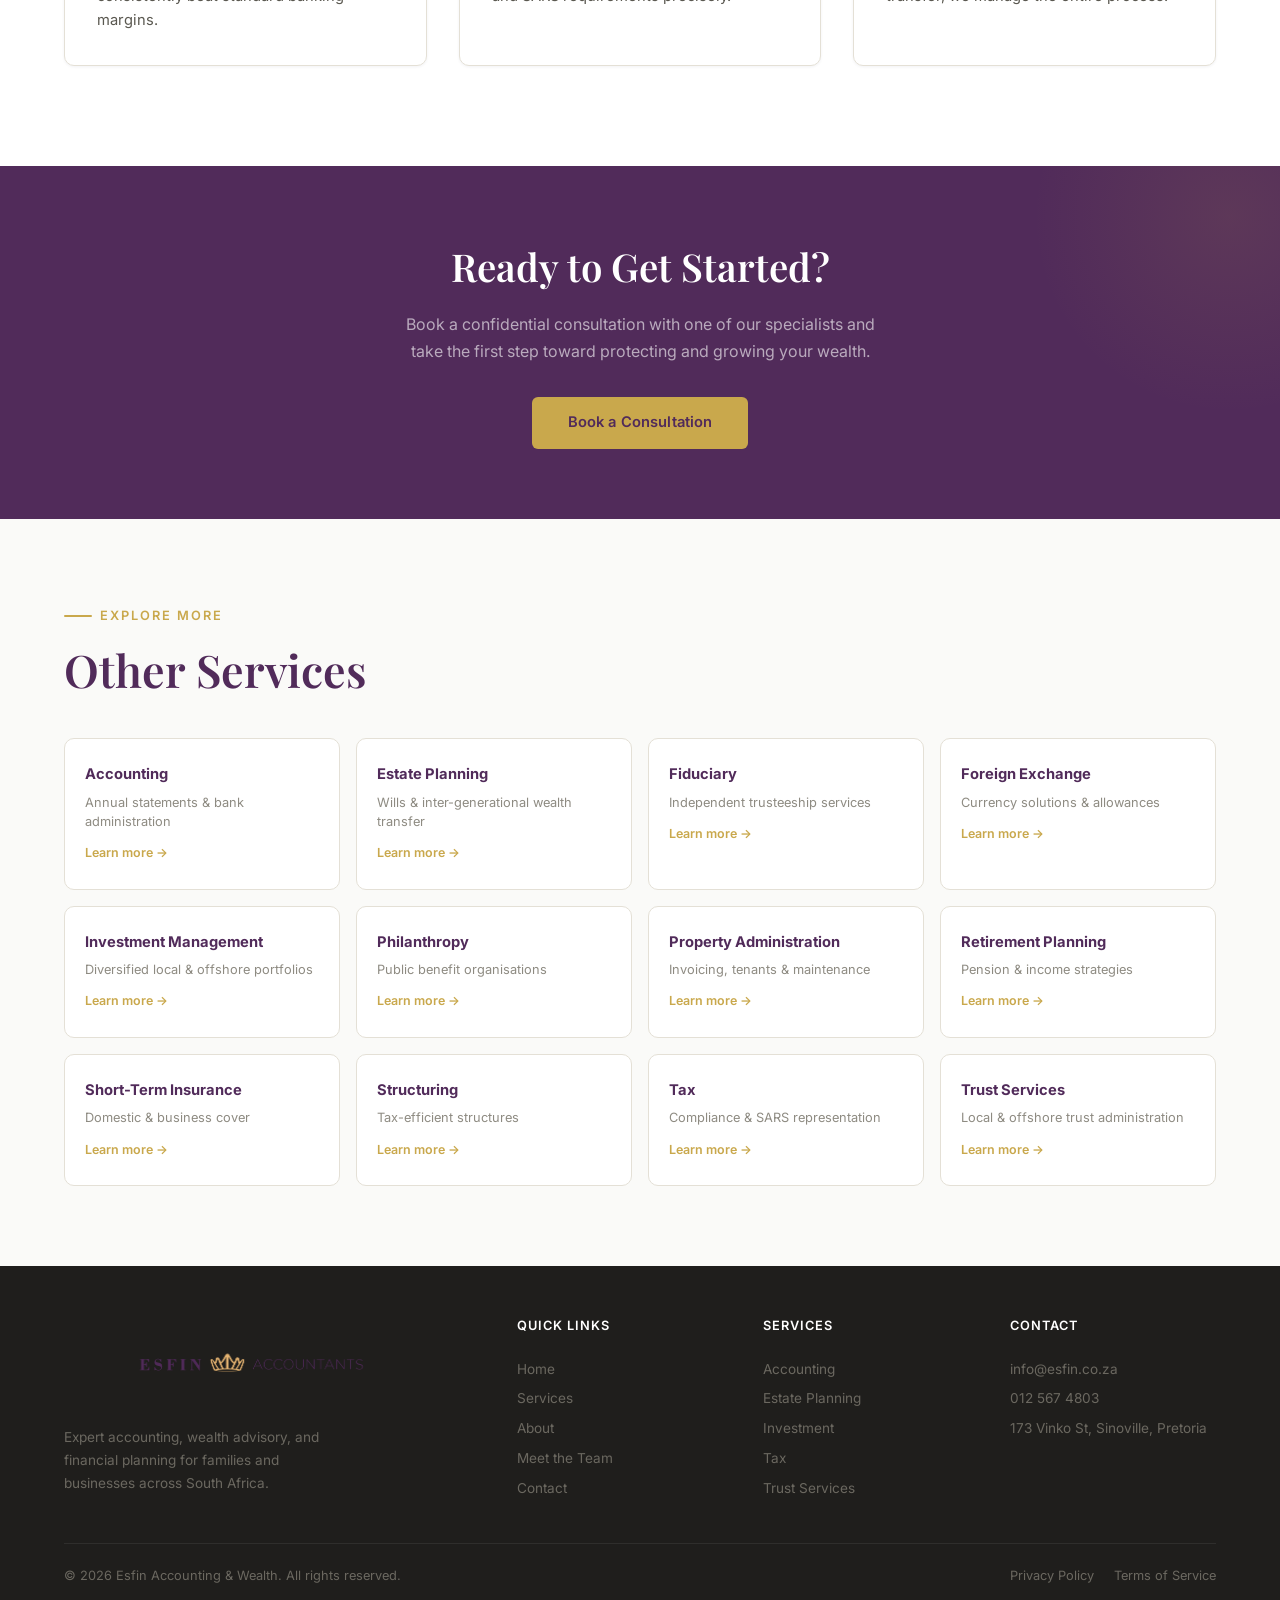
<file: services/foreign-exchange.html>
<!DOCTYPE html>
<html lang="en">
<head>
  <meta charset="UTF-8"/>
  <meta name="viewport" content="width=device-width, initial-scale=1.0"/>
  <meta name="description" content="Foreign Exchange — Esfin Accounting &amp; Wealth. Expert Foreign Exchange services for families and businesses in South Africa."/>
  <title>Foreign Exchange — Esfin Accounting &amp; Wealth</title>
  <link rel="stylesheet" href="service-template.css"/>
</head>
<body>

  <nav class="navbar" id="navbar">
    <div class="container">
      <a href="../index.html" class="nav-logo"><img src="../assets/logo.png" alt="Esfin Accountants" class="logo-img"></a>
      <ul class="nav-links" id="navLinks">
        <li><a href="../index.html" class="nav-link">Home</a></li>
        <li class="nav-item-dropdown">
          <a href="../index.html#services" class="nav-link nav-link-dropdown">Services
            <svg class="chevron" viewBox="0 0 24 24" fill="none" stroke="currentColor" stroke-width="2.5" stroke-linecap="round" stroke-linejoin="round"><polyline points="6 9 12 15 18 9"></polyline></svg>
          </a>
          <div class="dropdown-menu">
            <a href="accounting.html" class="dropdown-item"><div class="dd-text"><h4>Accounting</h4><p>Transactions, statements &amp; admin</p></div></a>
            <a href="estate-planning.html" class="dropdown-item"><div class="dd-text"><h4>Estate Planning</h4><p>Wills &amp; inheritance structures</p></div></a>
            <a href="fiduciary.html" class="dropdown-item"><div class="dd-text"><h4>Fiduciary</h4><p>Independent trusteeship</p></div></a>
            <a href="foreign-exchange.html" class="dropdown-item"><div class="dd-text"><h4>Foreign Exchange</h4><p>Currency solutions &amp; allowances</p></div></a>
            <a href="investment-management.html" class="dropdown-item"><div class="dd-text"><h4>Investment Management</h4><p>Diversified portfolios</p></div></a>
            <a href="philanthropy.html" class="dropdown-item"><div class="dd-text"><h4>Philanthropy</h4><p>Public benefit organisations</p></div></a>
            <a href="property-administration.html" class="dropdown-item"><div class="dd-text"><h4>Property Administration</h4><p>Invoicing, tenants &amp; maintenance</p></div></a>
            <a href="retirement-planning.html" class="dropdown-item"><div class="dd-text"><h4>Retirement Planning</h4><p>Pension &amp; income strategies</p></div></a>
            <a href="short-term-insurance.html" class="dropdown-item"><div class="dd-text"><h4>Short-Term Insurance</h4><p>Domestic &amp; business cover</p></div></a>
            <a href="structuring.html" class="dropdown-item"><div class="dd-text"><h4>Structuring</h4><p>Tax-efficient structures</p></div></a>
            <a href="tax.html" class="dropdown-item"><div class="dd-text"><h4>Tax</h4><p>Compliance &amp; planning</p></div></a>
            <a href="trust-services.html" class="dropdown-item"><div class="dd-text"><h4>Trust Services</h4><p>Local &amp; offshore trusts</p></div></a>
          </div>
        </li>
        <li><a href="../index.html#about" class="nav-link">About</a></li>
        <li><a href="../team.html" class="nav-link">Meet the Team</a></li>
        <li><a href="../index.html#contact" class="nav-link">Contact</a></li>
        <li><a href="../index.html#contact" class="nav-cta">Free Consultation</a></li>
      </ul>
      <button class="nav-toggle" id="navToggle"><span></span><span></span><span></span></button>
    </div>
  </nav>

  <section class="service-layout-section">
    <div class="container">
      <div class="service-layout-grid">
        <!-- Left Column: Image Card -->
        <div class="service-layout-left fade-up">
          <div class="service-image-container">
            <img src="../assets/service_investments.png" alt="Foreign Exchange Services" />
          </div>
        </div>
        
        <!-- Right Column: Content -->
        <div class="service-layout-right fade-up">
          <div class="breadcrumb">
            <a href="../index.html">Home</a><span class="sep">/</span><a href="../index.html#services">Services</a><span class="sep">/</span><span>Foreign Exchange</span>
          </div>
          
          <h1 class="service-layout-title">Foreign Exchange</h1>
          <p class="service-layout-intro">Highly competitive institutional rates, complete exchange control compliance, and seamless cross-border transfers.</p>
          
          <!-- Pill Selector Tabs -->
          <div class="sub-tab-selector">
            <button class="sub-tab-btn active" data-subtab="core">Core Forex</button>
            <button class="sub-tab-btn" data-subtab="compliance">Compliance &amp; Trade</button>
          </div>
          
          <!-- Tab Content: Core Service -->
          <div class="sub-tab-content active" id="subtab-content-core">
            <h3 class="sub-tab-heading">Currency Solutions &amp; Capital Transfers</h3>
            <p class="sub-tab-intro-text">We negotiate institutional rates that consistently outperform standard retail bank margins, ensuring your funds transfer smoothly and cost-effectively:</p>
            <ul class="feature-list-svg">
              <li>
                <svg viewBox="0 0 24 24" fill="none" stroke="currentColor" stroke-width="2.5"><circle cx="12" cy="12" r="7"></circle></svg>
                <span><span class="bold-bullet">Allowances:</span> Complete discretionary and capital allowance facilitation up to statutory limits.</span>
              </li>
              <li>
                <svg viewBox="0 0 24 24" fill="none" stroke="currentColor" stroke-width="2.5"><circle cx="12" cy="12" r="7"></circle></svg>
                <span><span class="bold-bullet">Fund Externalisation:</span> Seamless externalisation of funds for emigration or relocation purposes.</span>
              </li>
              <li>
                <svg viewBox="0 0 24 24" fill="none" stroke="currentColor" stroke-width="2.5"><circle cx="12" cy="12" r="7"></circle></svg>
                <span><span class="bold-bullet">Offshore Investing:</span> Direct transfer support for offshore portfolios and global asset acquisition.</span>
              </li>
            </ul>
          </div>

          <!-- Tab Content: Compliance & Support -->
          <div class="sub-tab-content" id="subtab-content-compliance">
            <h3 class="sub-tab-heading">SARB Reporting &amp; Trade Facilitation</h3>
            <p class="sub-tab-intro-text">We navigate complex and evolving South African exchange control regulations on your behalf:</p>
            <ul class="feature-list-svg">
              <li>
                <svg viewBox="0 0 24 24" fill="none" stroke="currentColor" stroke-width="2.5"><circle cx="12" cy="12" r="7"></circle></svg>
                <span><span class="bold-bullet">Maintenance &amp; Education:</span> Hassle-free foreign maintenance and international education payment administration.</span>
              </li>
              <li>
                <svg viewBox="0 0 24 24" fill="none" stroke="currentColor" stroke-width="2.5"><circle cx="12" cy="12" r="7"></circle></svg>
                <span><span class="bold-bullet">Business Trade:</span> Professional business payment facilitation and commercial cross-border trade transactions.</span>
              </li>
              <li>
                <svg viewBox="0 0 24 24" fill="none" stroke="currentColor" stroke-width="2.5"><circle cx="12" cy="12" r="7"></circle></svg>
                <span><span class="bold-bullet">SARB Compliance:</span> Thorough SARS Tax Clearance Application management and complete SARB reporting compliance.</span>
              </li>
            </ul>
          </div>

          <div class="service-layout-extra-text">
            <p>Exchange control non-compliance carries severe legal and financial penalties. Our specialists take full charge of the administrative process, ensuring every transfer is correctly documented and approved.</p>
            <p>We combine institutional-grade execution speed with curated, competitive pricing, delivering an end-to-end foreign exchange service that brings ultimate efficiency to your global capital flows.</p>
          </div>

          <!-- Pegasus Gold Circular Plus CTA Link -->
          <a href="../index.html#contact" class="btn-gold-plus-text">
            <svg viewBox="0 0 24 24" fill="none" stroke="currentColor" stroke-width="2.5"><circle cx="12" cy="12" r="9"></circle><line x1="12" y1="8" x2="12" y2="16"></line><line x1="8" y1="12" x2="16" y2="12"></line></svg>
            <span>Speak with a Forex Expert</span>
          </a>
        </div>
      </div>
    </div>
  </section>

  <section class="content-section">
    <div class="container">
      <div class="fade-up" style="max-width:600px;margin-bottom:0">
        <div class="section-label">Why It Matters</div>
        <h2 class="section-title">Making Offshore Transfers Simple</h2>
        <p class="section-body">Exchange control non-compliance carries severe penalties. Our specialists ensure every transfer is properly structured, documented, and approved — while consistently achieving rates that outperform retail banking.</p>
      </div>
      <div class="detail-grid">
        <div class="detail-card fade-up"><h4>Competitive Rates</h4><p>We negotiate institutional forex rates that consistently beat standard banking margins.</p></div>
        <div class="detail-card fade-up"><h4>Full Compliance</h4><p>Every transfer is structured to meet SARB and SARS requirements precisely.</p></div>
        <div class="detail-card fade-up"><h4>End-to-End Service</h4><p>From SARS tax clearance to successful transfer, we manage the entire process.</p></div>
      </div>
    </div>
  </section>

  <section class="cta-strip">
    <div class="container fade-up">
      <h2>Ready to Get Started?</h2>
      <p>Book a confidential consultation with one of our specialists and take the first step toward protecting and growing your wealth.</p>
      <a href="../index.html#contact" class="btn-gold">Book a Consultation</a>
    </div>
  </section>

  <section class="other-services">
    <div class="container">
      <div class="section-label">Explore More</div>
      <h2 class="section-title">Other Services</h2>
      <div class="other-services-grid">
        <a href="accounting.html" class="other-card"><h4>Accounting</h4><p>Annual statements &amp; bank administration</p><span class="arrow">Learn more →</span></a>
        <a href="estate-planning.html" class="other-card"><h4>Estate Planning</h4><p>Wills &amp; inter-generational wealth transfer</p><span class="arrow">Learn more →</span></a>
        <a href="fiduciary.html" class="other-card"><h4>Fiduciary</h4><p>Independent trusteeship services</p><span class="arrow">Learn more →</span></a>
        <a href="foreign-exchange.html" class="other-card"><h4>Foreign Exchange</h4><p>Currency solutions &amp; allowances</p><span class="arrow">Learn more →</span></a>
        <a href="investment-management.html" class="other-card"><h4>Investment Management</h4><p>Diversified local &amp; offshore portfolios</p><span class="arrow">Learn more →</span></a>
        <a href="philanthropy.html" class="other-card"><h4>Philanthropy</h4><p>Public benefit organisations</p><span class="arrow">Learn more →</span></a>
        <a href="property-administration.html" class="other-card"><h4>Property Administration</h4><p>Invoicing, tenants &amp; maintenance</p><span class="arrow">Learn more →</span></a>
        <a href="retirement-planning.html" class="other-card"><h4>Retirement Planning</h4><p>Pension &amp; income strategies</p><span class="arrow">Learn more →</span></a>
        <a href="short-term-insurance.html" class="other-card"><h4>Short-Term Insurance</h4><p>Domestic &amp; business cover</p><span class="arrow">Learn more →</span></a>
        <a href="structuring.html" class="other-card"><h4>Structuring</h4><p>Tax-efficient structures</p><span class="arrow">Learn more →</span></a>
        <a href="tax.html" class="other-card"><h4>Tax</h4><p>Compliance &amp; SARS representation</p><span class="arrow">Learn more →</span></a>
        <a href="trust-services.html" class="other-card"><h4>Trust Services</h4><p>Local &amp; offshore trust administration</p><span class="arrow">Learn more →</span></a>
      </div>
    </div>
  </section>

  <footer class="footer">
    <div class="container">
      <div class="footer-grid">
        <div class="footer-brand">
          <a href="../index.html" class="nav-logo"><img src="../assets/logo.png" alt="Esfin Accountants" class="logo-img"></a>
          <p>Expert accounting, wealth advisory, and financial planning for families and businesses across South Africa.</p>
        </div>
        <div class="footer-col"><h4>Quick Links</h4><a href="../index.html">Home</a><a href="../index.html#services">Services</a><a href="../index.html#about">About</a><a href="../team.html">Meet the Team</a><a href="../index.html#contact">Contact</a></div>
        <div class="footer-col"><h4>Services</h4><a href="accounting.html">Accounting</a><a href="estate-planning.html">Estate Planning</a><a href="investment-management.html">Investment</a><a href="tax.html">Tax</a><a href="trust-services.html">Trust Services</a></div>
        <div class="footer-col"><h4>Contact</h4><a href="mailto:info@esfin.co.za">info@esfin.co.za</a><a href="tel:0125674803">012 567 4803</a><a href="https://maps.google.com/?q=173+Vinko+St,+Sinoville,+Pretoria,+0182" target="_blank" rel="noopener noreferrer">173 Vinko St, Sinoville, Pretoria</a></div>
      </div>
      <div class="footer-bottom">
        <p>&copy; 2026 Esfin Accounting &amp; Wealth. All rights reserved.</p>
        <div class="footer-bottom-links"><a href="#">Privacy Policy</a><a href="#">Terms of Service</a></div>
      </div>
    </div>
  </footer>

  <script src="service.js"></script>
</body>
</html>
</file>
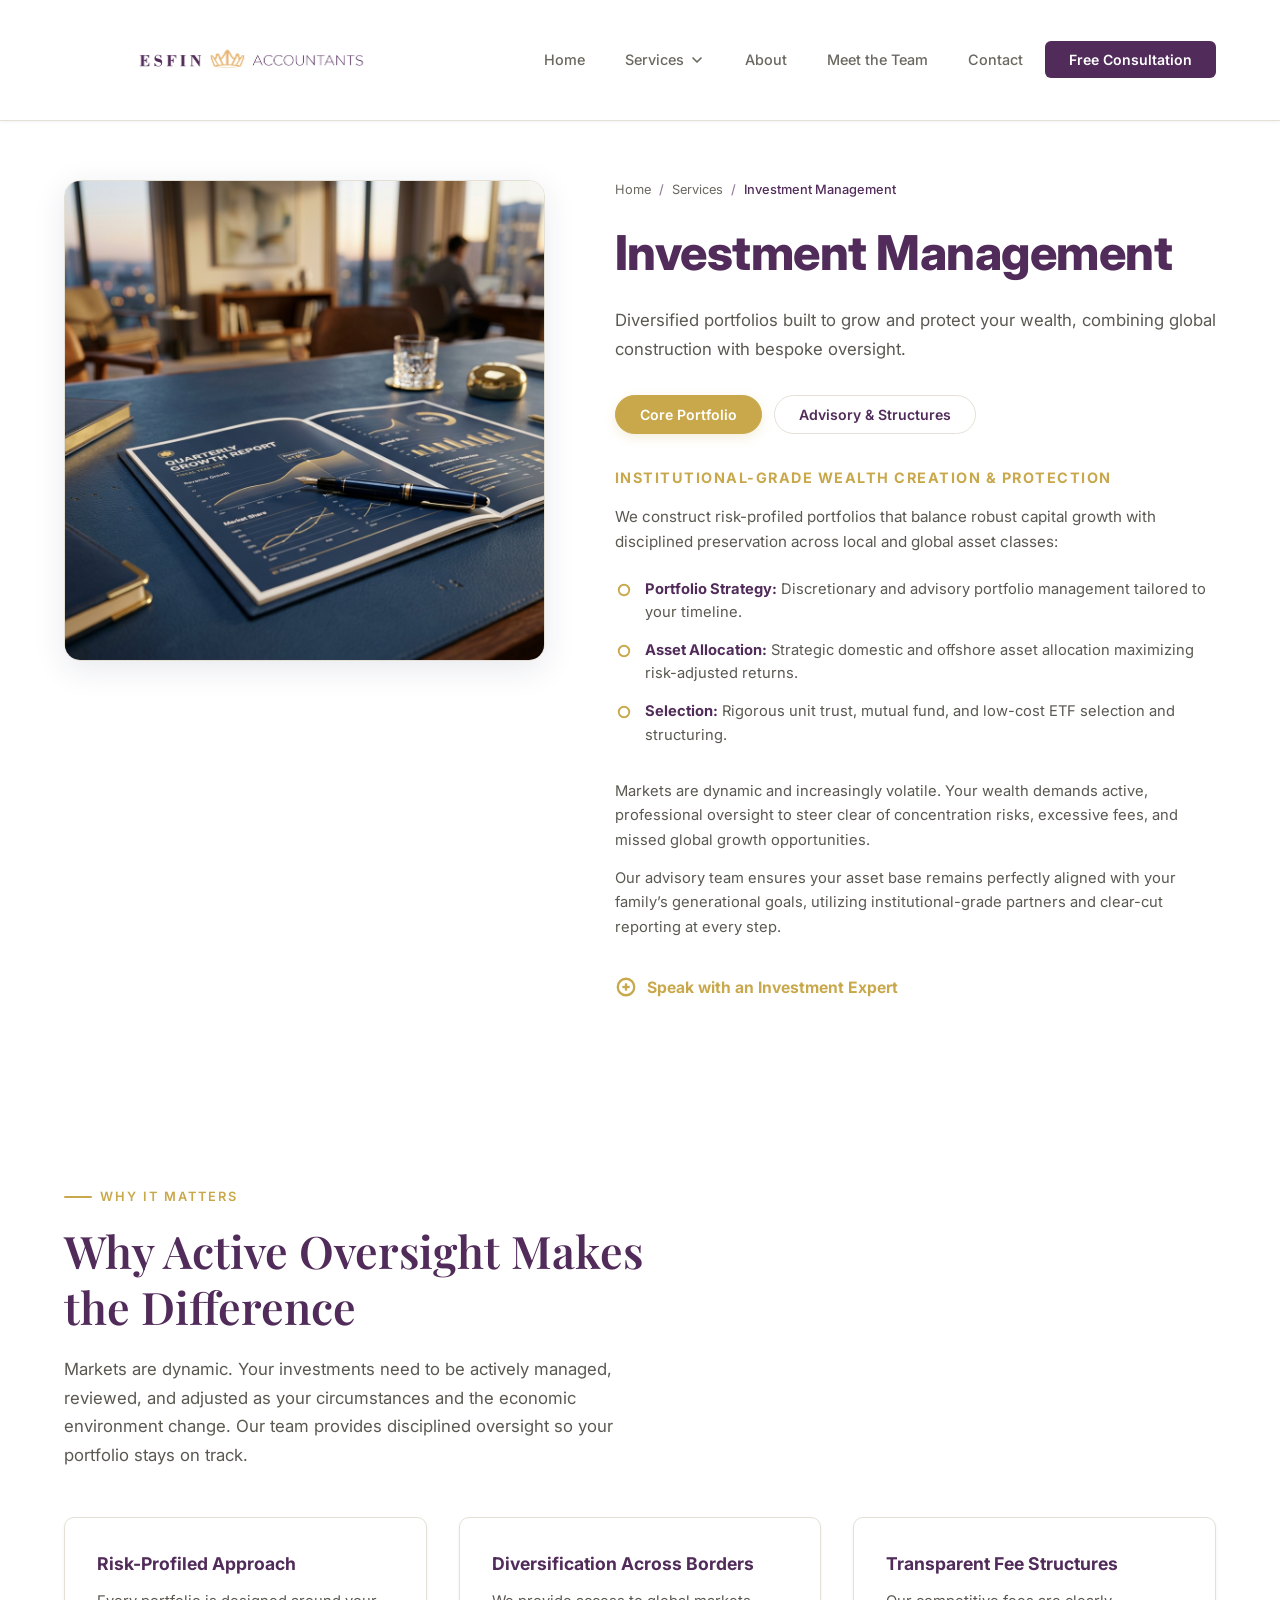
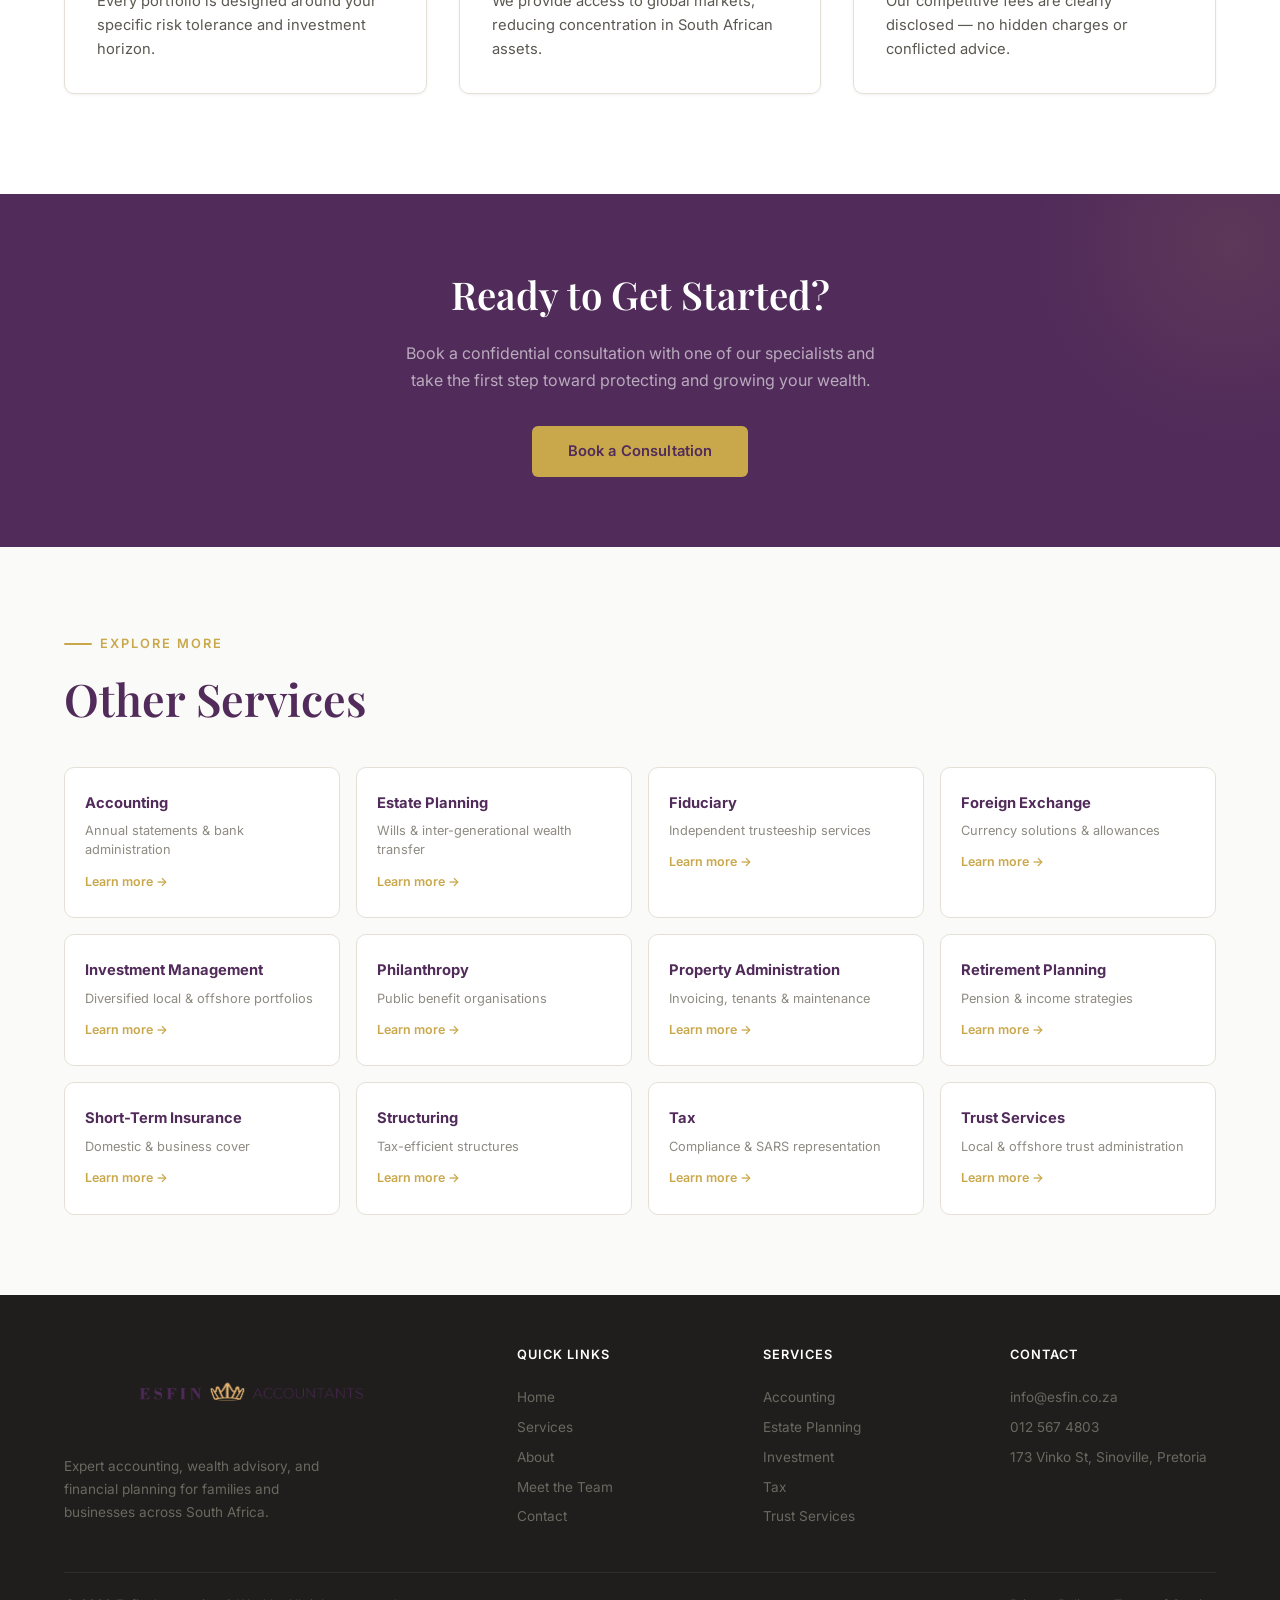
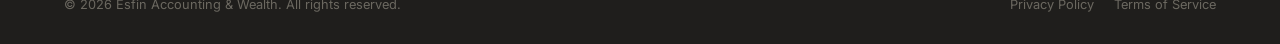
<file: services/investment-management.html>
<!DOCTYPE html>
<html lang="en">
<head>
  <meta charset="UTF-8"/>
  <meta name="viewport" content="width=device-width, initial-scale=1.0"/>
  <meta name="description" content="Investment Management — Esfin Accounting &amp; Wealth. Expert Investment Management services for families and businesses in South Africa."/>
  <title>Investment Management — Esfin Accounting &amp; Wealth</title>
  <link rel="stylesheet" href="service-template.css"/>
</head>
<body>

  <nav class="navbar" id="navbar">
    <div class="container">
      <a href="../index.html" class="nav-logo"><img src="../assets/logo.png" alt="Esfin Accountants" class="logo-img"></a>
      <ul class="nav-links" id="navLinks">
        <li><a href="../index.html" class="nav-link">Home</a></li>
        <li class="nav-item-dropdown">
          <a href="../index.html#services" class="nav-link nav-link-dropdown">Services
            <svg class="chevron" viewBox="0 0 24 24" fill="none" stroke="currentColor" stroke-width="2.5" stroke-linecap="round" stroke-linejoin="round"><polyline points="6 9 12 15 18 9"></polyline></svg>
          </a>
          <div class="dropdown-menu">
            <a href="accounting.html" class="dropdown-item"><div class="dd-text"><h4>Accounting</h4><p>Transactions, statements &amp; admin</p></div></a>
            <a href="estate-planning.html" class="dropdown-item"><div class="dd-text"><h4>Estate Planning</h4><p>Wills &amp; inheritance structures</p></div></a>
            <a href="fiduciary.html" class="dropdown-item"><div class="dd-text"><h4>Fiduciary</h4><p>Independent trusteeship</p></div></a>
            <a href="foreign-exchange.html" class="dropdown-item"><div class="dd-text"><h4>Foreign Exchange</h4><p>Currency solutions &amp; allowances</p></div></a>
            <a href="investment-management.html" class="dropdown-item"><div class="dd-text"><h4>Investment Management</h4><p>Diversified portfolios</p></div></a>
            <a href="philanthropy.html" class="dropdown-item"><div class="dd-text"><h4>Philanthropy</h4><p>Public benefit organisations</p></div></a>
            <a href="property-administration.html" class="dropdown-item"><div class="dd-text"><h4>Property Administration</h4><p>Invoicing, tenants &amp; maintenance</p></div></a>
            <a href="retirement-planning.html" class="dropdown-item"><div class="dd-text"><h4>Retirement Planning</h4><p>Pension &amp; income strategies</p></div></a>
            <a href="short-term-insurance.html" class="dropdown-item"><div class="dd-text"><h4>Short-Term Insurance</h4><p>Domestic &amp; business cover</p></div></a>
            <a href="structuring.html" class="dropdown-item"><div class="dd-text"><h4>Structuring</h4><p>Tax-efficient structures</p></div></a>
            <a href="tax.html" class="dropdown-item"><div class="dd-text"><h4>Tax</h4><p>Compliance &amp; planning</p></div></a>
            <a href="trust-services.html" class="dropdown-item"><div class="dd-text"><h4>Trust Services</h4><p>Local &amp; offshore trusts</p></div></a>
          </div>
        </li>
        <li><a href="../index.html#about" class="nav-link">About</a></li>
        <li><a href="../team.html" class="nav-link">Meet the Team</a></li>
        <li><a href="../index.html#contact" class="nav-link">Contact</a></li>
        <li><a href="../index.html#contact" class="nav-cta">Free Consultation</a></li>
      </ul>
      <button class="nav-toggle" id="navToggle"><span></span><span></span><span></span></button>
    </div>
  </nav>

  <section class="service-layout-section">
    <div class="container">
      <div class="service-layout-grid">
        <!-- Left Column: Image Card -->
        <div class="service-layout-left fade-up">
          <div class="service-image-container">
            <img src="../assets/service_investments.png" alt="Investment Management Services" />
          </div>
        </div>
        
        <!-- Right Column: Content -->
        <div class="service-layout-right fade-up">
          <div class="breadcrumb">
            <a href="../index.html">Home</a><span class="sep">/</span><a href="../index.html#services">Services</a><span class="sep">/</span><span>Investment Management</span>
          </div>
          
          <h1 class="service-layout-title">Investment Management</h1>
          <p class="service-layout-intro">Diversified portfolios built to grow and protect your wealth, combining global construction with bespoke oversight.</p>
          
          <!-- Pill Selector Tabs -->
          <div class="sub-tab-selector">
            <button class="sub-tab-btn active" data-subtab="core">Core Portfolio</button>
            <button class="sub-tab-btn" data-subtab="compliance">Advisory &amp; Structures</button>
          </div>
          
          <!-- Tab Content: Core Service -->
          <div class="sub-tab-content active" id="subtab-content-core">
            <h3 class="sub-tab-heading">Institutional-Grade Wealth Creation &amp; Protection</h3>
            <p class="sub-tab-intro-text">We construct risk-profiled portfolios that balance robust capital growth with disciplined preservation across local and global asset classes:</p>
            <ul class="feature-list-svg">
              <li>
                <svg viewBox="0 0 24 24" fill="none" stroke="currentColor" stroke-width="2.5"><circle cx="12" cy="12" r="7"></circle></svg>
                <span><span class="bold-bullet">Portfolio Strategy:</span> Discretionary and advisory portfolio management tailored to your timeline.</span>
              </li>
              <li>
                <svg viewBox="0 0 24 24" fill="none" stroke="currentColor" stroke-width="2.5"><circle cx="12" cy="12" r="7"></circle></svg>
                <span><span class="bold-bullet">Asset Allocation:</span> Strategic domestic and offshore asset allocation maximizing risk-adjusted returns.</span>
              </li>
              <li>
                <svg viewBox="0 0 24 24" fill="none" stroke="currentColor" stroke-width="2.5"><circle cx="12" cy="12" r="7"></circle></svg>
                <span><span class="bold-bullet">Selection:</span> Rigorous unit trust, mutual fund, and low-cost ETF selection and structuring.</span>
              </li>
            </ul>
          </div>

          <!-- Tab Content: Compliance & Support -->
          <div class="sub-tab-content" id="subtab-content-compliance">
            <h3 class="sub-tab-heading">Continuous Oversight &amp; Sophisticated Structures</h3>
            <p class="sub-tab-intro-text">We take charge of the structural design and active tracking of your investments to ensure long-term alignment:</p>
            <ul class="feature-list-svg">
              <li>
                <svg viewBox="0 0 24 24" fill="none" stroke="currentColor" stroke-width="2.5"><circle cx="12" cy="12" r="7"></circle></svg>
                <span><span class="bold-bullet">Offshore Platforms:</span> Accessing elite international platforms and tax-efficient offshore investment structures.</span>
              </li>
              <li>
                <svg viewBox="0 0 24 24" fill="none" stroke="currentColor" stroke-width="2.5"><circle cx="12" cy="12" r="7"></circle></svg>
                <span><span class="bold-bullet">Rebalancing:</span> Disciplined, regular portfolio reviews, active rebalancing, and tactical adjustments.</span>
              </li>
              <li>
                <svg viewBox="0 0 24 24" fill="none" stroke="currentColor" stroke-width="2.5"><circle cx="12" cy="12" r="7"></circle></svg>
                <span><span class="bold-bullet">Reporting:</span> Clear, comprehensive reporting and transparent, highly competitive fee structures.</span>
              </li>
            </ul>
          </div>

          <div class="service-layout-extra-text">
            <p>Markets are dynamic and increasingly volatile. Your wealth demands active, professional oversight to steer clear of concentration risks, excessive fees, and missed global growth opportunities.</p>
            <p>Our advisory team ensures your asset base remains perfectly aligned with your family’s generational goals, utilizing institutional-grade partners and clear-cut reporting at every step.</p>
          </div>

          <!-- Pegasus Gold Circular Plus CTA Link -->
          <a href="../index.html#contact" class="btn-gold-plus-text">
            <svg viewBox="0 0 24 24" fill="none" stroke="currentColor" stroke-width="2.5"><circle cx="12" cy="12" r="9"></circle><line x1="12" y1="8" x2="12" y2="16"></line><line x1="8" y1="12" x2="16" y2="12"></line></svg>
            <span>Speak with an Investment Expert</span>
          </a>
        </div>
      </div>
    </div>
  </section>

  <section class="content-section">
    <div class="container">
      <div class="fade-up" style="max-width:600px;margin-bottom:0">
        <div class="section-label">Why It Matters</div>
        <h2 class="section-title">Why Active Oversight Makes the Difference</h2>
        <p class="section-body">Markets are dynamic. Your investments need to be actively managed, reviewed, and adjusted as your circumstances and the economic environment change. Our team provides disciplined oversight so your portfolio stays on track.</p>
      </div>
      <div class="detail-grid">
        <div class="detail-card fade-up"><h4>Risk-Profiled Approach</h4><p>Every portfolio is designed around your specific risk tolerance and investment horizon.</p></div>
        <div class="detail-card fade-up"><h4>Diversification Across Borders</h4><p>We provide access to global markets, reducing concentration in South African assets.</p></div>
        <div class="detail-card fade-up"><h4>Transparent Fee Structures</h4><p>Our competitive fees are clearly disclosed — no hidden charges or conflicted advice.</p></div>
      </div>
    </div>
  </section>

  <section class="cta-strip">
    <div class="container fade-up">
      <h2>Ready to Get Started?</h2>
      <p>Book a confidential consultation with one of our specialists and take the first step toward protecting and growing your wealth.</p>
      <a href="../index.html#contact" class="btn-gold">Book a Consultation</a>
    </div>
  </section>

  <section class="other-services">
    <div class="container">
      <div class="section-label">Explore More</div>
      <h2 class="section-title">Other Services</h2>
      <div class="other-services-grid">
        <a href="accounting.html" class="other-card"><h4>Accounting</h4><p>Annual statements &amp; bank administration</p><span class="arrow">Learn more →</span></a>
        <a href="estate-planning.html" class="other-card"><h4>Estate Planning</h4><p>Wills &amp; inter-generational wealth transfer</p><span class="arrow">Learn more →</span></a>
        <a href="fiduciary.html" class="other-card"><h4>Fiduciary</h4><p>Independent trusteeship services</p><span class="arrow">Learn more →</span></a>
        <a href="foreign-exchange.html" class="other-card"><h4>Foreign Exchange</h4><p>Currency solutions &amp; allowances</p><span class="arrow">Learn more →</span></a>
        <a href="investment-management.html" class="other-card"><h4>Investment Management</h4><p>Diversified local &amp; offshore portfolios</p><span class="arrow">Learn more →</span></a>
        <a href="philanthropy.html" class="other-card"><h4>Philanthropy</h4><p>Public benefit organisations</p><span class="arrow">Learn more →</span></a>
        <a href="property-administration.html" class="other-card"><h4>Property Administration</h4><p>Invoicing, tenants &amp; maintenance</p><span class="arrow">Learn more →</span></a>
        <a href="retirement-planning.html" class="other-card"><h4>Retirement Planning</h4><p>Pension &amp; income strategies</p><span class="arrow">Learn more →</span></a>
        <a href="short-term-insurance.html" class="other-card"><h4>Short-Term Insurance</h4><p>Domestic &amp; business cover</p><span class="arrow">Learn more →</span></a>
        <a href="structuring.html" class="other-card"><h4>Structuring</h4><p>Tax-efficient structures</p><span class="arrow">Learn more →</span></a>
        <a href="tax.html" class="other-card"><h4>Tax</h4><p>Compliance &amp; SARS representation</p><span class="arrow">Learn more →</span></a>
        <a href="trust-services.html" class="other-card"><h4>Trust Services</h4><p>Local &amp; offshore trust administration</p><span class="arrow">Learn more →</span></a>
      </div>
    </div>
  </section>

  <footer class="footer">
    <div class="container">
      <div class="footer-grid">
        <div class="footer-brand">
          <a href="../index.html" class="nav-logo"><img src="../assets/logo.png" alt="Esfin Accountants" class="logo-img"></a>
          <p>Expert accounting, wealth advisory, and financial planning for families and businesses across South Africa.</p>
        </div>
        <div class="footer-col"><h4>Quick Links</h4><a href="../index.html">Home</a><a href="../index.html#services">Services</a><a href="../index.html#about">About</a><a href="../team.html">Meet the Team</a><a href="../index.html#contact">Contact</a></div>
        <div class="footer-col"><h4>Services</h4><a href="accounting.html">Accounting</a><a href="estate-planning.html">Estate Planning</a><a href="investment-management.html">Investment</a><a href="tax.html">Tax</a><a href="trust-services.html">Trust Services</a></div>
        <div class="footer-col"><h4>Contact</h4><a href="mailto:info@esfin.co.za">info@esfin.co.za</a><a href="tel:0125674803">012 567 4803</a><a href="https://maps.google.com/?q=173+Vinko+St,+Sinoville,+Pretoria,+0182" target="_blank" rel="noopener noreferrer">173 Vinko St, Sinoville, Pretoria</a></div>
      </div>
      <div class="footer-bottom">
        <p>&copy; 2026 Esfin Accounting &amp; Wealth. All rights reserved.</p>
        <div class="footer-bottom-links"><a href="#">Privacy Policy</a><a href="#">Terms of Service</a></div>
      </div>
    </div>
  </footer>

  <script src="service.js"></script>
</body>
</html>
</file>
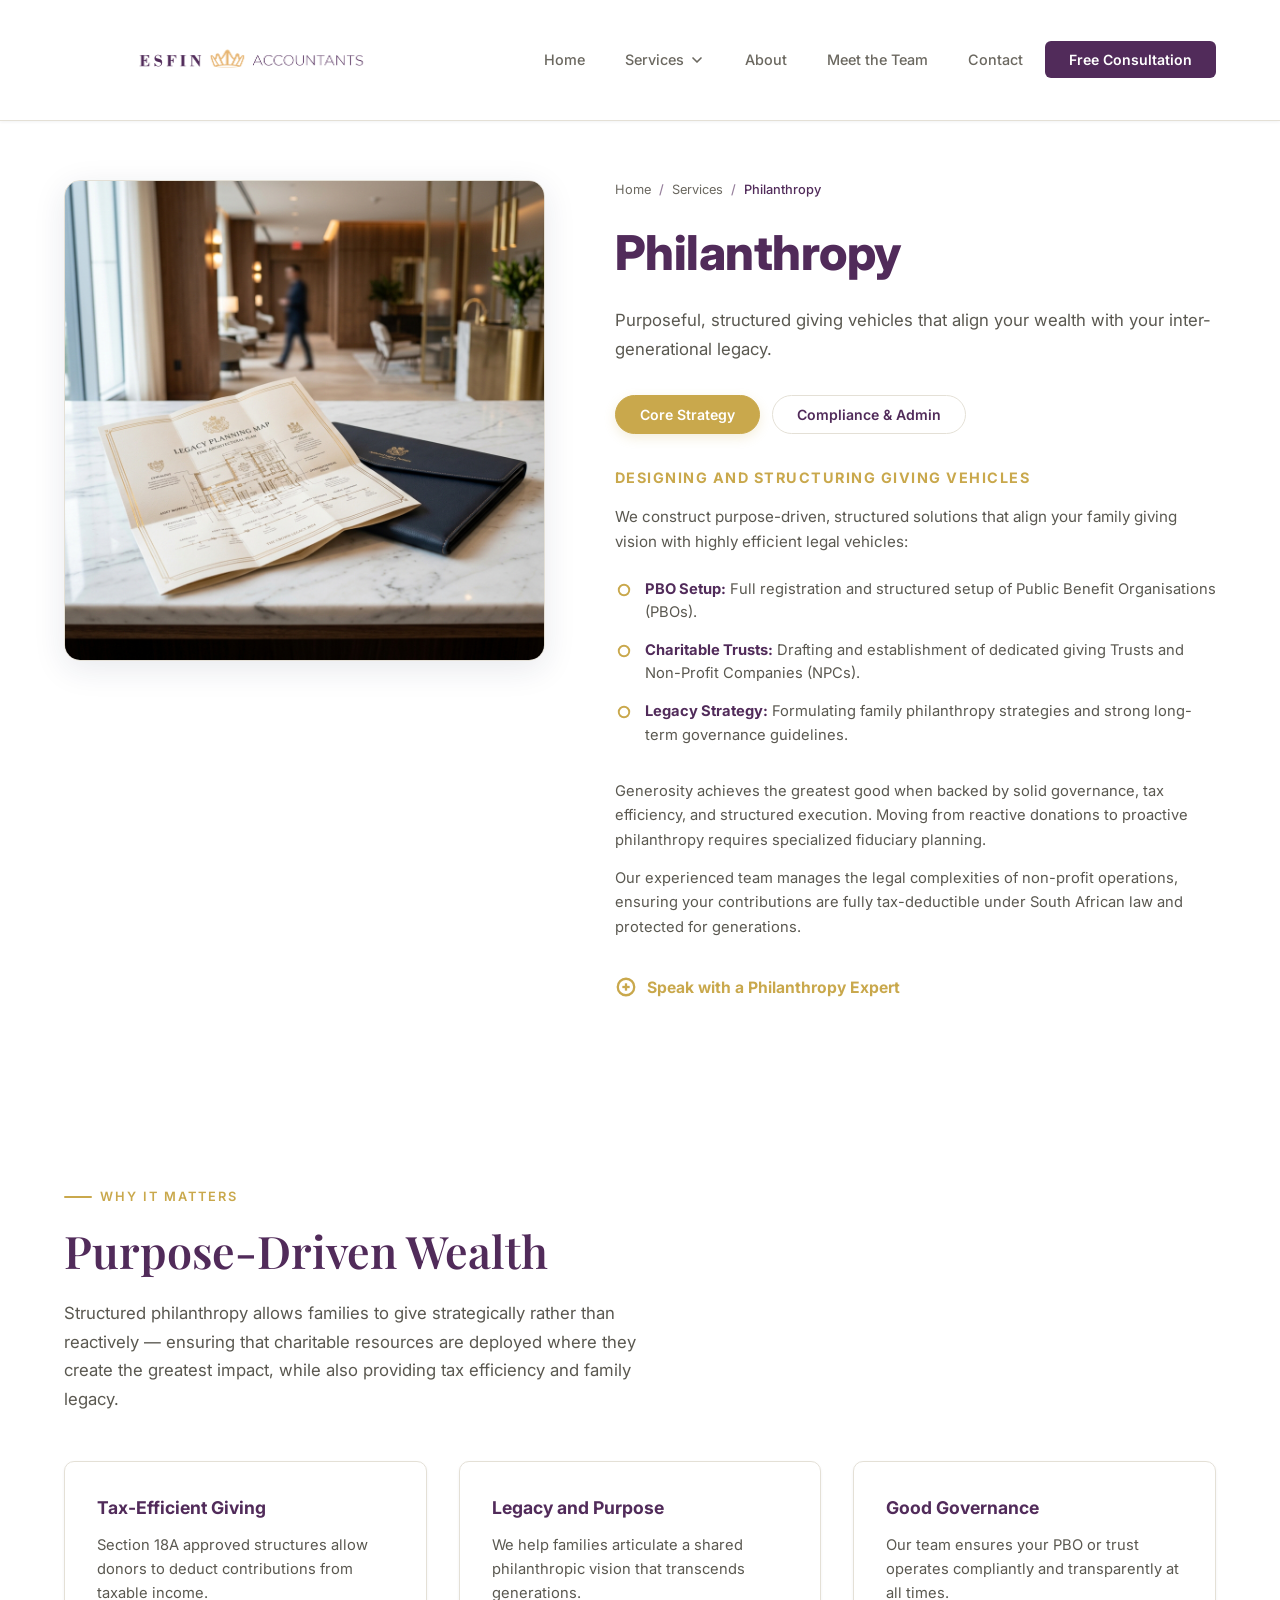
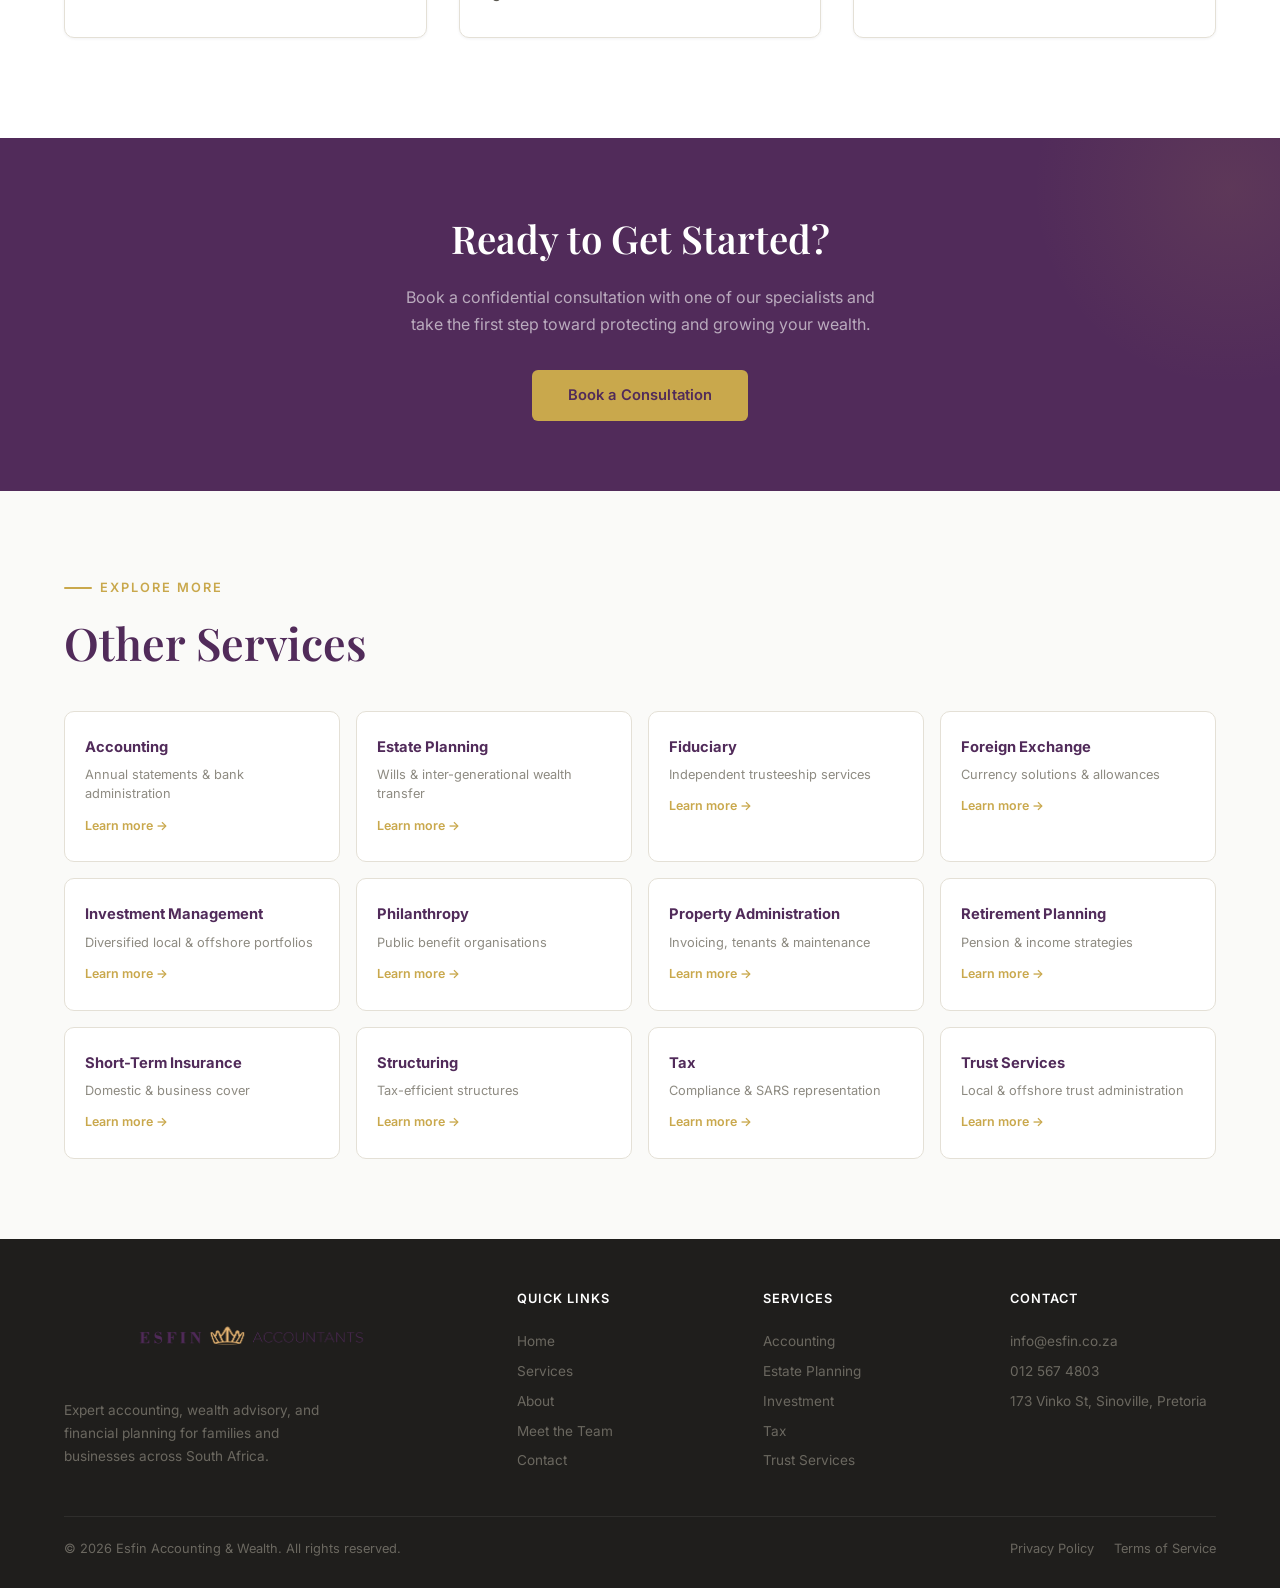
<file: services/philanthropy.html>
<!DOCTYPE html>
<html lang="en">
<head>
  <meta charset="UTF-8"/>
  <meta name="viewport" content="width=device-width, initial-scale=1.0"/>
  <meta name="description" content="Philanthropy — Esfin Accounting &amp; Wealth. Expert Philanthropy services for families and businesses in South Africa."/>
  <title>Philanthropy — Esfin Accounting &amp; Wealth</title>
  <link rel="stylesheet" href="service-template.css"/>
</head>
<body>

  <nav class="navbar" id="navbar">
    <div class="container">
      <a href="../index.html" class="nav-logo"><img src="../assets/logo.png" alt="Esfin Accountants" class="logo-img"></a>
      <ul class="nav-links" id="navLinks">
        <li><a href="../index.html" class="nav-link">Home</a></li>
        <li class="nav-item-dropdown">
          <a href="../index.html#services" class="nav-link nav-link-dropdown">Services
            <svg class="chevron" viewBox="0 0 24 24" fill="none" stroke="currentColor" stroke-width="2.5" stroke-linecap="round" stroke-linejoin="round"><polyline points="6 9 12 15 18 9"></polyline></svg>
          </a>
          <div class="dropdown-menu">
            <a href="accounting.html" class="dropdown-item"><div class="dd-text"><h4>Accounting</h4><p>Transactions, statements &amp; admin</p></div></a>
            <a href="estate-planning.html" class="dropdown-item"><div class="dd-text"><h4>Estate Planning</h4><p>Wills &amp; inheritance structures</p></div></a>
            <a href="fiduciary.html" class="dropdown-item"><div class="dd-text"><h4>Fiduciary</h4><p>Independent trusteeship</p></div></a>
            <a href="foreign-exchange.html" class="dropdown-item"><div class="dd-text"><h4>Foreign Exchange</h4><p>Currency solutions &amp; allowances</p></div></a>
            <a href="investment-management.html" class="dropdown-item"><div class="dd-text"><h4>Investment Management</h4><p>Diversified portfolios</p></div></a>
            <a href="philanthropy.html" class="dropdown-item"><div class="dd-text"><h4>Philanthropy</h4><p>Public benefit organisations</p></div></a>
            <a href="property-administration.html" class="dropdown-item"><div class="dd-text"><h4>Property Administration</h4><p>Invoicing, tenants &amp; maintenance</p></div></a>
            <a href="retirement-planning.html" class="dropdown-item"><div class="dd-text"><h4>Retirement Planning</h4><p>Pension &amp; income strategies</p></div></a>
            <a href="short-term-insurance.html" class="dropdown-item"><div class="dd-text"><h4>Short-Term Insurance</h4><p>Domestic &amp; business cover</p></div></a>
            <a href="structuring.html" class="dropdown-item"><div class="dd-text"><h4>Structuring</h4><p>Tax-efficient structures</p></div></a>
            <a href="tax.html" class="dropdown-item"><div class="dd-text"><h4>Tax</h4><p>Compliance &amp; planning</p></div></a>
            <a href="trust-services.html" class="dropdown-item"><div class="dd-text"><h4>Trust Services</h4><p>Local &amp; offshore trusts</p></div></a>
          </div>
        </li>
        <li><a href="../index.html#about" class="nav-link">About</a></li>
        <li><a href="../team.html" class="nav-link">Meet the Team</a></li>
        <li><a href="../index.html#contact" class="nav-link">Contact</a></li>
        <li><a href="../index.html#contact" class="nav-cta">Free Consultation</a></li>
      </ul>
      <button class="nav-toggle" id="navToggle"><span></span><span></span><span></span></button>
    </div>
  </nav>

  <section class="service-layout-section">
    <div class="container">
      <div class="service-layout-grid">
        <!-- Left Column: Image Card -->
        <div class="service-layout-left fade-up">
          <div class="service-image-container">
            <img src="../assets/service_advisory.png" alt="Philanthropy Advisory Services" />
          </div>
        </div>
        
        <!-- Right Column: Content -->
        <div class="service-layout-right fade-up">
          <div class="breadcrumb">
            <a href="../index.html">Home</a><span class="sep">/</span><a href="../index.html#services">Services</a><span class="sep">/</span><span>Philanthropy</span>
          </div>
          
          <h1 class="service-layout-title">Philanthropy</h1>
          <p class="service-layout-intro">Purposeful, structured giving vehicles that align your wealth with your inter-generational legacy.</p>
          
          <!-- Pill Selector Tabs -->
          <div class="sub-tab-selector">
            <button class="sub-tab-btn active" data-subtab="core">Core Strategy</button>
            <button class="sub-tab-btn" data-subtab="compliance">Compliance &amp; Admin</button>
          </div>
          
          <!-- Tab Content: Core Service -->
          <div class="sub-tab-content active" id="subtab-content-core">
            <h3 class="sub-tab-heading">Designing and Structuring Giving Vehicles</h3>
            <p class="sub-tab-intro-text">We construct purpose-driven, structured solutions that align your family giving vision with highly efficient legal vehicles:</p>
            <ul class="feature-list-svg">
              <li>
                <svg viewBox="0 0 24 24" fill="none" stroke="currentColor" stroke-width="2.5"><circle cx="12" cy="12" r="7"></circle></svg>
                <span><span class="bold-bullet">PBO Setup:</span> Full registration and structured setup of Public Benefit Organisations (PBOs).</span>
              </li>
              <li>
                <svg viewBox="0 0 24 24" fill="none" stroke="currentColor" stroke-width="2.5"><circle cx="12" cy="12" r="7"></circle></svg>
                <span><span class="bold-bullet">Charitable Trusts:</span> Drafting and establishment of dedicated giving Trusts and Non-Profit Companies (NPCs).</span>
              </li>
              <li>
                <svg viewBox="0 0 24 24" fill="none" stroke="currentColor" stroke-width="2.5"><circle cx="12" cy="12" r="7"></circle></svg>
                <span><span class="bold-bullet">Legacy Strategy:</span> Formulating family philanthropy strategies and strong long-term governance guidelines.</span>
              </li>
            </ul>
          </div>

          <!-- Tab Content: Compliance & Support -->
          <div class="sub-tab-content" id="subtab-content-compliance">
            <h3 class="sub-tab-heading">Tax Optimization &amp; Statutory Reporting</h3>
            <p class="sub-tab-intro-text">We take care of the heavy administrative and statutory reporting demands to ensure continuous regulatory compliance:</p>
            <ul class="feature-list-svg">
              <li>
                <svg viewBox="0 0 24 24" fill="none" stroke="currentColor" stroke-width="2.5"><circle cx="12" cy="12" r="7"></circle></svg>
                <span><span class="bold-bullet">Section 18A:</span> Seamless administration of Section 18A donation certificates and deduction filings.</span>
              </li>
              <li>
                <svg viewBox="0 0 24 24" fill="none" stroke="currentColor" stroke-width="2.5"><circle cx="12" cy="12" r="7"></circle></svg>
                <span><span class="bold-bullet">SARS Compliance:</span> Expert SARS PBO registrations and complete statutory submission oversight.</span>
              </li>
              <li>
                <svg viewBox="0 0 24 24" fill="none" stroke="currentColor" stroke-width="2.5"><circle cx="12" cy="12" r="7"></circle></svg>
                <span><span class="bold-bullet">Grant Management:</span> Rigorous grant allocation oversight, continuous reporting, and beneficiary vetting.</span>
              </li>
            </ul>
          </div>

          <div class="service-layout-extra-text">
            <p>Generosity achieves the greatest good when backed by solid governance, tax efficiency, and structured execution. Moving from reactive donations to proactive philanthropy requires specialized fiduciary planning.</p>
            <p>Our experienced team manages the legal complexities of non-profit operations, ensuring your contributions are fully tax-deductible under South African law and protected for generations.</p>
          </div>

          <!-- Pegasus Gold Circular Plus CTA Link -->
          <a href="../index.html#contact" class="btn-gold-plus-text">
            <svg viewBox="0 0 24 24" fill="none" stroke="currentColor" stroke-width="2.5"><circle cx="12" cy="12" r="9"></circle><line x1="12" y1="8" x2="12" y2="16"></line><line x1="8" y1="12" x2="16" y2="12"></line></svg>
            <span>Speak with a Philanthropy Expert</span>
          </a>
        </div>
      </div>
    </div>
  </section>

  <section class="content-section">
    <div class="container">
      <div class="fade-up" style="max-width:600px;margin-bottom:0">
        <div class="section-label">Why It Matters</div>
        <h2 class="section-title">Purpose-Driven Wealth</h2>
        <p class="section-body">Structured philanthropy allows families to give strategically rather than reactively — ensuring that charitable resources are deployed where they create the greatest impact, while also providing tax efficiency and family legacy.</p>
      </div>
      <div class="detail-grid">
        <div class="detail-card fade-up"><h4>Tax-Efficient Giving</h4><p>Section 18A approved structures allow donors to deduct contributions from taxable income.</p></div>
        <div class="detail-card fade-up"><h4>Legacy and Purpose</h4><p>We help families articulate a shared philanthropic vision that transcends generations.</p></div>
        <div class="detail-card fade-up"><h4>Good Governance</h4><p>Our team ensures your PBO or trust operates compliantly and transparently at all times.</p></div>
      </div>
    </div>
  </section>

  <section class="cta-strip">
    <div class="container fade-up">
      <h2>Ready to Get Started?</h2>
      <p>Book a confidential consultation with one of our specialists and take the first step toward protecting and growing your wealth.</p>
      <a href="../index.html#contact" class="btn-gold">Book a Consultation</a>
    </div>
  </section>

  <section class="other-services">
    <div class="container">
      <div class="section-label">Explore More</div>
      <h2 class="section-title">Other Services</h2>
      <div class="other-services-grid">
        <a href="accounting.html" class="other-card"><h4>Accounting</h4><p>Annual statements &amp; bank administration</p><span class="arrow">Learn more →</span></a>
        <a href="estate-planning.html" class="other-card"><h4>Estate Planning</h4><p>Wills &amp; inter-generational wealth transfer</p><span class="arrow">Learn more →</span></a>
        <a href="fiduciary.html" class="other-card"><h4>Fiduciary</h4><p>Independent trusteeship services</p><span class="arrow">Learn more →</span></a>
        <a href="foreign-exchange.html" class="other-card"><h4>Foreign Exchange</h4><p>Currency solutions &amp; allowances</p><span class="arrow">Learn more →</span></a>
        <a href="investment-management.html" class="other-card"><h4>Investment Management</h4><p>Diversified local &amp; offshore portfolios</p><span class="arrow">Learn more →</span></a>
        <a href="philanthropy.html" class="other-card"><h4>Philanthropy</h4><p>Public benefit organisations</p><span class="arrow">Learn more →</span></a>
        <a href="property-administration.html" class="other-card"><h4>Property Administration</h4><p>Invoicing, tenants &amp; maintenance</p><span class="arrow">Learn more →</span></a>
        <a href="retirement-planning.html" class="other-card"><h4>Retirement Planning</h4><p>Pension &amp; income strategies</p><span class="arrow">Learn more →</span></a>
        <a href="short-term-insurance.html" class="other-card"><h4>Short-Term Insurance</h4><p>Domestic &amp; business cover</p><span class="arrow">Learn more →</span></a>
        <a href="structuring.html" class="other-card"><h4>Structuring</h4><p>Tax-efficient structures</p><span class="arrow">Learn more →</span></a>
        <a href="tax.html" class="other-card"><h4>Tax</h4><p>Compliance &amp; SARS representation</p><span class="arrow">Learn more →</span></a>
        <a href="trust-services.html" class="other-card"><h4>Trust Services</h4><p>Local &amp; offshore trust administration</p><span class="arrow">Learn more →</span></a>
      </div>
    </div>
  </section>

  <footer class="footer">
    <div class="container">
      <div class="footer-grid">
        <div class="footer-brand">
          <a href="../index.html" class="nav-logo"><img src="../assets/logo.png" alt="Esfin Accountants" class="logo-img"></a>
          <p>Expert accounting, wealth advisory, and financial planning for families and businesses across South Africa.</p>
        </div>
        <div class="footer-col"><h4>Quick Links</h4><a href="../index.html">Home</a><a href="../index.html#services">Services</a><a href="../index.html#about">About</a><a href="../team.html">Meet the Team</a><a href="../index.html#contact">Contact</a></div>
        <div class="footer-col"><h4>Services</h4><a href="accounting.html">Accounting</a><a href="estate-planning.html">Estate Planning</a><a href="investment-management.html">Investment</a><a href="tax.html">Tax</a><a href="trust-services.html">Trust Services</a></div>
        <div class="footer-col"><h4>Contact</h4><a href="mailto:info@esfin.co.za">info@esfin.co.za</a><a href="tel:0125674803">012 567 4803</a><a href="https://maps.google.com/?q=173+Vinko+St,+Sinoville,+Pretoria,+0182" target="_blank" rel="noopener noreferrer">173 Vinko St, Sinoville, Pretoria</a></div>
      </div>
      <div class="footer-bottom">
        <p>&copy; 2026 Esfin Accounting &amp; Wealth. All rights reserved.</p>
        <div class="footer-bottom-links"><a href="#">Privacy Policy</a><a href="#">Terms of Service</a></div>
      </div>
    </div>
  </footer>

  <script src="service.js"></script>
</body>
</html>
</file>
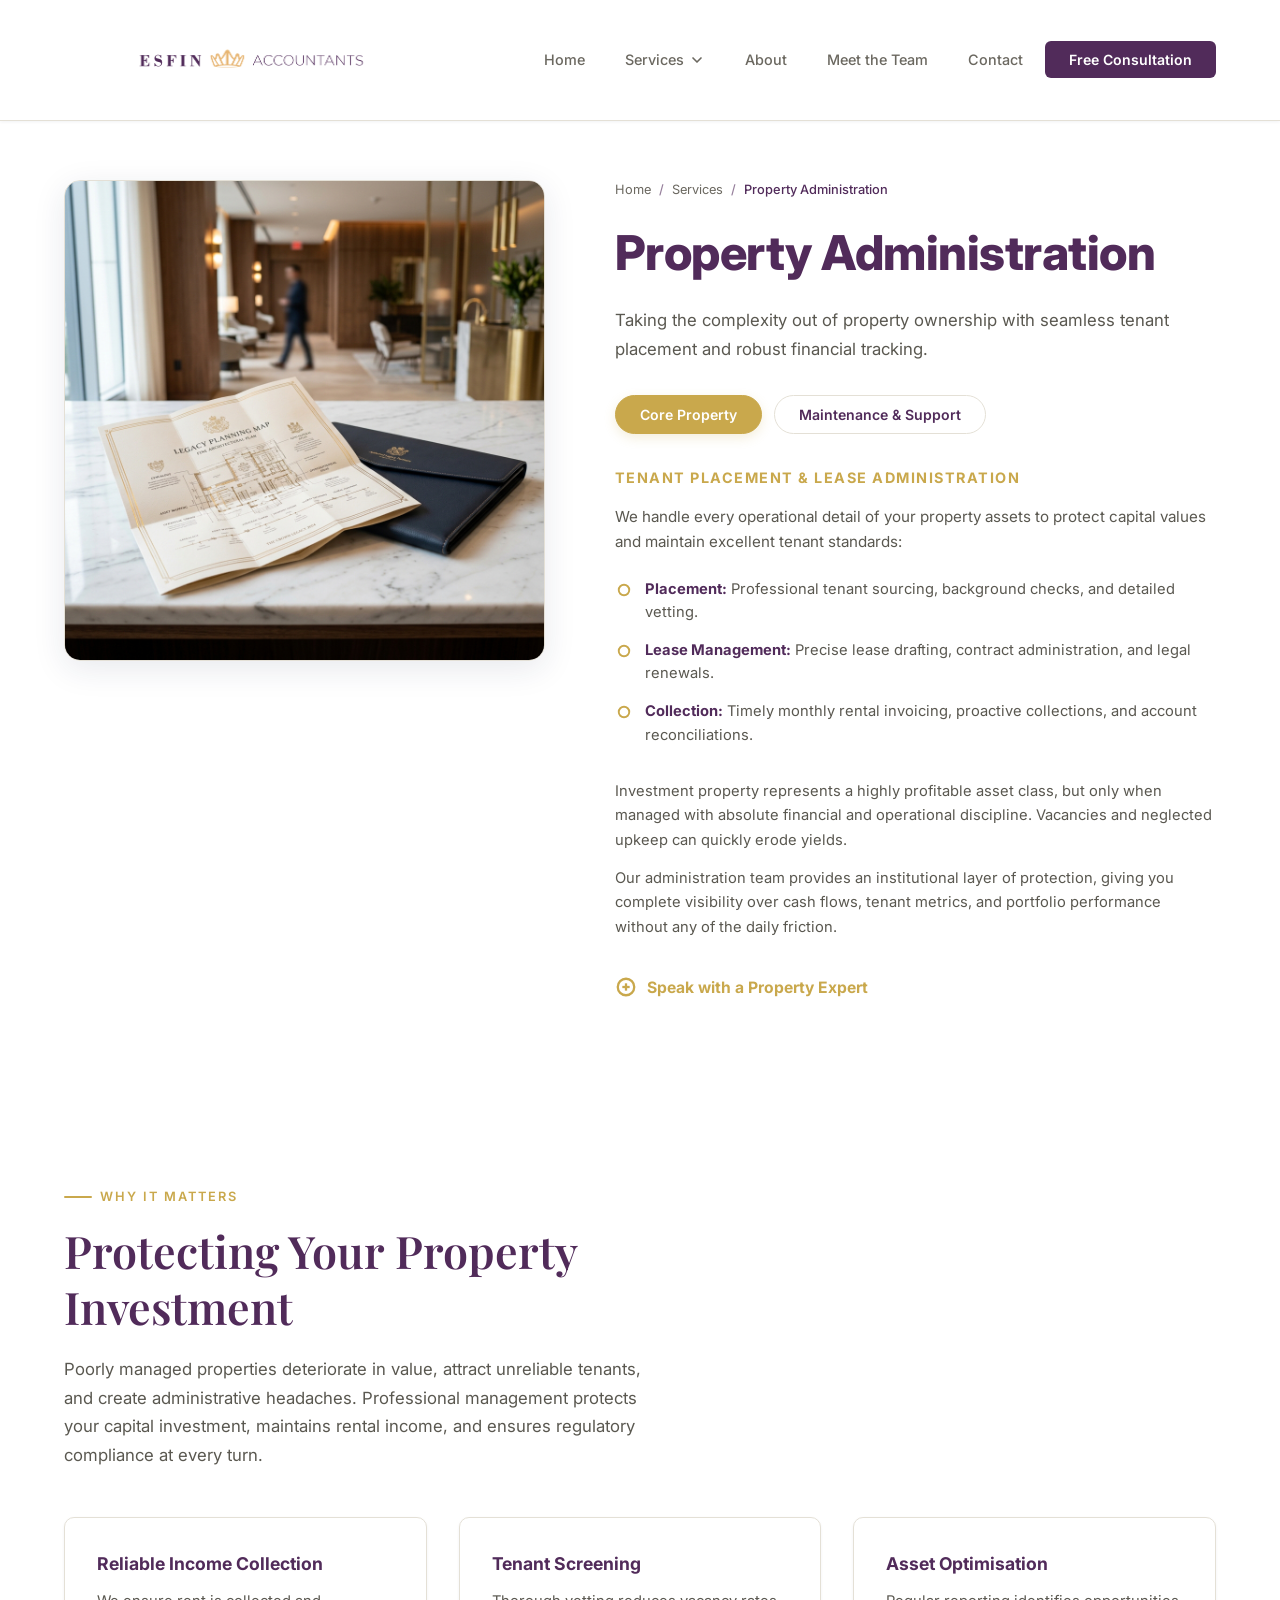
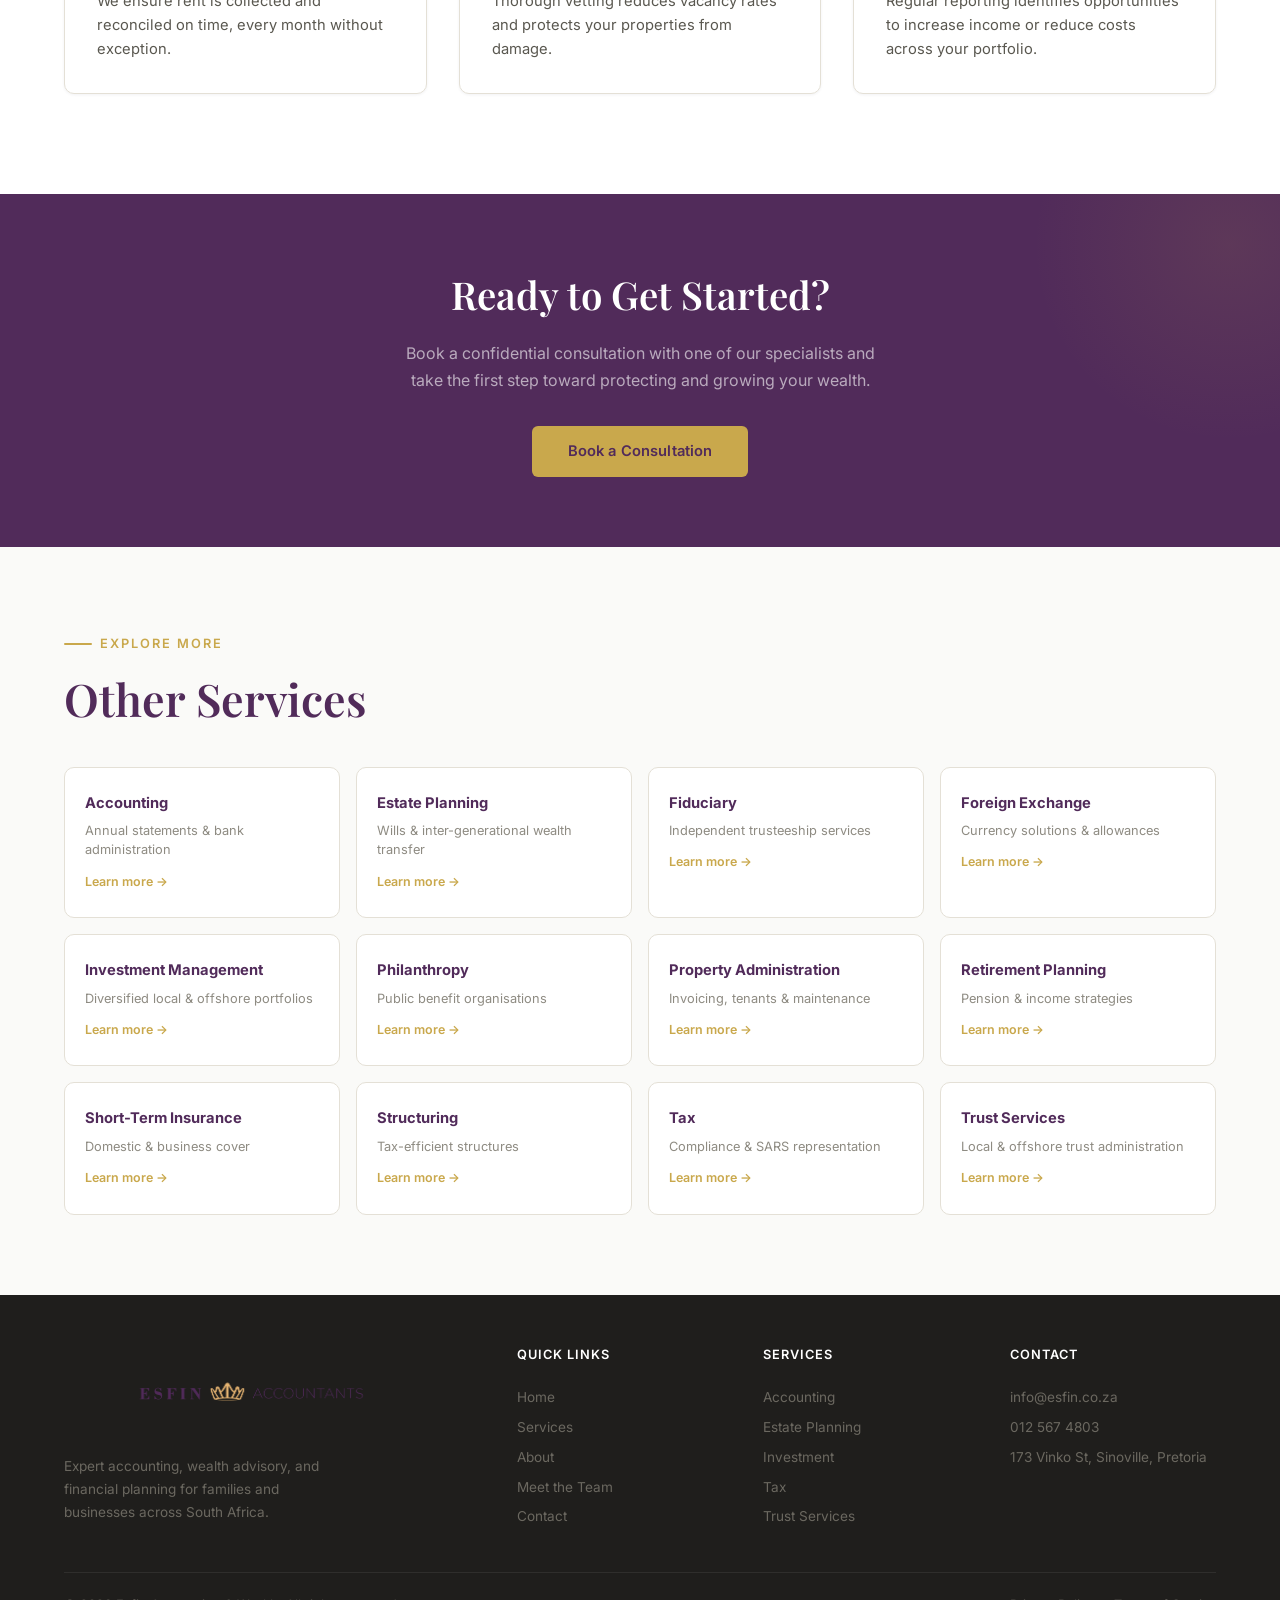
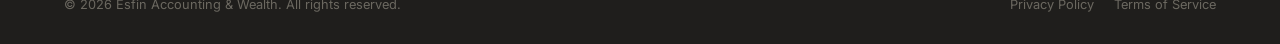
<file: services/property-administration.html>
<!DOCTYPE html>
<html lang="en">
<head>
  <meta charset="UTF-8"/>
  <meta name="viewport" content="width=device-width, initial-scale=1.0"/>
  <meta name="description" content="Property Administration — Esfin Accounting &amp; Wealth. Expert Property Administration services for families and businesses in South Africa."/>
  <title>Property Administration — Esfin Accounting &amp; Wealth</title>
  <link rel="stylesheet" href="service-template.css"/>
</head>
<body>

  <nav class="navbar" id="navbar">
    <div class="container">
      <a href="../index.html" class="nav-logo"><img src="../assets/logo.png" alt="Esfin Accountants" class="logo-img"></a>
      <ul class="nav-links" id="navLinks">
        <li><a href="../index.html" class="nav-link">Home</a></li>
        <li class="nav-item-dropdown">
          <a href="../index.html#services" class="nav-link nav-link-dropdown">Services
            <svg class="chevron" viewBox="0 0 24 24" fill="none" stroke="currentColor" stroke-width="2.5" stroke-linecap="round" stroke-linejoin="round"><polyline points="6 9 12 15 18 9"></polyline></svg>
          </a>
          <div class="dropdown-menu">
            <a href="accounting.html" class="dropdown-item"><div class="dd-text"><h4>Accounting</h4><p>Transactions, statements &amp; admin</p></div></a>
            <a href="estate-planning.html" class="dropdown-item"><div class="dd-text"><h4>Estate Planning</h4><p>Wills &amp; inheritance structures</p></div></a>
            <a href="fiduciary.html" class="dropdown-item"><div class="dd-text"><h4>Fiduciary</h4><p>Independent trusteeship</p></div></a>
            <a href="foreign-exchange.html" class="dropdown-item"><div class="dd-text"><h4>Foreign Exchange</h4><p>Currency solutions &amp; allowances</p></div></a>
            <a href="investment-management.html" class="dropdown-item"><div class="dd-text"><h4>Investment Management</h4><p>Diversified portfolios</p></div></a>
            <a href="philanthropy.html" class="dropdown-item"><div class="dd-text"><h4>Philanthropy</h4><p>Public benefit organisations</p></div></a>
            <a href="property-administration.html" class="dropdown-item"><div class="dd-text"><h4>Property Administration</h4><p>Invoicing, tenants &amp; maintenance</p></div></a>
            <a href="retirement-planning.html" class="dropdown-item"><div class="dd-text"><h4>Retirement Planning</h4><p>Pension &amp; income strategies</p></div></a>
            <a href="short-term-insurance.html" class="dropdown-item"><div class="dd-text"><h4>Short-Term Insurance</h4><p>Domestic &amp; business cover</p></div></a>
            <a href="structuring.html" class="dropdown-item"><div class="dd-text"><h4>Structuring</h4><p>Tax-efficient structures</p></div></a>
            <a href="tax.html" class="dropdown-item"><div class="dd-text"><h4>Tax</h4><p>Compliance &amp; planning</p></div></a>
            <a href="trust-services.html" class="dropdown-item"><div class="dd-text"><h4>Trust Services</h4><p>Local &amp; offshore trusts</p></div></a>
          </div>
        </li>
        <li><a href="../index.html#about" class="nav-link">About</a></li>
        <li><a href="../team.html" class="nav-link">Meet the Team</a></li>
        <li><a href="../index.html#contact" class="nav-link">Contact</a></li>
        <li><a href="../index.html#contact" class="nav-cta">Free Consultation</a></li>
      </ul>
      <button class="nav-toggle" id="navToggle"><span></span><span></span><span></span></button>
    </div>
  </nav>

  <section class="service-layout-section">
    <div class="container">
      <div class="service-layout-grid">
        <!-- Left Column: Image Card -->
        <div class="service-layout-left fade-up">
          <div class="service-image-container">
            <img src="../assets/service_advisory.png" alt="Property Administration Services" />
          </div>
        </div>
        
        <!-- Right Column: Content -->
        <div class="service-layout-right fade-up">
          <div class="breadcrumb">
            <a href="../index.html">Home</a><span class="sep">/</span><a href="../index.html#services">Services</a><span class="sep">/</span><span>Property Administration</span>
          </div>
          
          <h1 class="service-layout-title">Property Administration</h1>
          <p class="service-layout-intro">Taking the complexity out of property ownership with seamless tenant placement and robust financial tracking.</p>
          
          <!-- Pill Selector Tabs -->
          <div class="sub-tab-selector">
            <button class="sub-tab-btn active" data-subtab="core">Core Property</button>
            <button class="sub-tab-btn" data-subtab="compliance">Maintenance &amp; Support</button>
          </div>
          
          <!-- Tab Content: Core Service -->
          <div class="sub-tab-content active" id="subtab-content-core">
            <h3 class="sub-tab-heading">Tenant Placement &amp; Lease Administration</h3>
            <p class="sub-tab-intro-text">We handle every operational detail of your property assets to protect capital values and maintain excellent tenant standards:</p>
            <ul class="feature-list-svg">
              <li>
                <svg viewBox="0 0 24 24" fill="none" stroke="currentColor" stroke-width="2.5"><circle cx="12" cy="12" r="7"></circle></svg>
                <span><span class="bold-bullet">Placement:</span> Professional tenant sourcing, background checks, and detailed vetting.</span>
              </li>
              <li>
                <svg viewBox="0 0 24 24" fill="none" stroke="currentColor" stroke-width="2.5"><circle cx="12" cy="12" r="7"></circle></svg>
                <span><span class="bold-bullet">Lease Management:</span> Precise lease drafting, contract administration, and legal renewals.</span>
              </li>
              <li>
                <svg viewBox="0 0 24 24" fill="none" stroke="currentColor" stroke-width="2.5"><circle cx="12" cy="12" r="7"></circle></svg>
                <span><span class="bold-bullet">Collection:</span> Timely monthly rental invoicing, proactive collections, and account reconciliations.</span>
              </li>
            </ul>
          </div>

          <!-- Tab Content: Compliance & Support -->
          <div class="sub-tab-content" id="subtab-content-compliance">
            <h3 class="sub-tab-heading">Portfolio Upkeep &amp; Municipal Tracking</h3>
            <p class="sub-tab-intro-text">We ensure your investment properties remain highly compliant, physically sound, and financially efficient:</p>
            <ul class="feature-list-svg">
              <li>
                <svg viewBox="0 0 24 24" fill="none" stroke="currentColor" stroke-width="2.5"><circle cx="12" cy="12" r="7"></circle></svg>
                <span><span class="bold-bullet">Maintenance:</span> Seamless coordination of ongoing maintenance, repairs, and vetted contractor administration.</span>
              </li>
              <li>
                <svg viewBox="0 0 24 24" fill="none" stroke="currentColor" stroke-width="2.5"><circle cx="12" cy="12" r="7"></circle></svg>
                <span><span class="bold-bullet">Statements:</span> Comprehensive monthly income and expenditure statements for tax filing.</span>
              </li>
              <li>
                <svg viewBox="0 0 24 24" fill="none" stroke="currentColor" stroke-width="2.5"><circle cx="12" cy="12" r="7"></circle></svg>
                <span><span class="bold-bullet">Utilities:</span> Proactive tracking of municipal accounts, rates, and utility bills.</span>
              </li>
            </ul>
          </div>

          <div class="service-layout-extra-text">
            <p>Investment property represents a highly profitable asset class, but only when managed with absolute financial and operational discipline. Vacancies and neglected upkeep can quickly erode yields.</p>
            <p>Our administration team provides an institutional layer of protection, giving you complete visibility over cash flows, tenant metrics, and portfolio performance without any of the daily friction.</p>
          </div>

          <!-- Pegasus Gold Circular Plus CTA Link -->
          <a href="../index.html#contact" class="btn-gold-plus-text">
            <svg viewBox="0 0 24 24" fill="none" stroke="currentColor" stroke-width="2.5"><circle cx="12" cy="12" r="9"></circle><line x1="12" y1="8" x2="12" y2="16"></line><line x1="8" y1="12" x2="16" y2="12"></line></svg>
            <span>Speak with a Property Expert</span>
          </a>
        </div>
      </div>
    </div>
  </section>

  <section class="content-section">
    <div class="container">
      <div class="fade-up" style="max-width:600px;margin-bottom:0">
        <div class="section-label">Why It Matters</div>
        <h2 class="section-title">Protecting Your Property Investment</h2>
        <p class="section-body">Poorly managed properties deteriorate in value, attract unreliable tenants, and create administrative headaches. Professional management protects your capital investment, maintains rental income, and ensures regulatory compliance at every turn.</p>
      </div>
      <div class="detail-grid">
        <div class="detail-card fade-up"><h4>Reliable Income Collection</h4><p>We ensure rent is collected and reconciled on time, every month without exception.</p></div>
        <div class="detail-card fade-up"><h4>Tenant Screening</h4><p>Thorough vetting reduces vacancy rates and protects your properties from damage.</p></div>
        <div class="detail-card fade-up"><h4>Asset Optimisation</h4><p>Regular reporting identifies opportunities to increase income or reduce costs across your portfolio.</p></div>
      </div>
    </div>
  </section>

  <section class="cta-strip">
    <div class="container fade-up">
      <h2>Ready to Get Started?</h2>
      <p>Book a confidential consultation with one of our specialists and take the first step toward protecting and growing your wealth.</p>
      <a href="../index.html#contact" class="btn-gold">Book a Consultation</a>
    </div>
  </section>

  <section class="other-services">
    <div class="container">
      <div class="section-label">Explore More</div>
      <h2 class="section-title">Other Services</h2>
      <div class="other-services-grid">
        <a href="accounting.html" class="other-card"><h4>Accounting</h4><p>Annual statements &amp; bank administration</p><span class="arrow">Learn more →</span></a>
        <a href="estate-planning.html" class="other-card"><h4>Estate Planning</h4><p>Wills &amp; inter-generational wealth transfer</p><span class="arrow">Learn more →</span></a>
        <a href="fiduciary.html" class="other-card"><h4>Fiduciary</h4><p>Independent trusteeship services</p><span class="arrow">Learn more →</span></a>
        <a href="foreign-exchange.html" class="other-card"><h4>Foreign Exchange</h4><p>Currency solutions &amp; allowances</p><span class="arrow">Learn more →</span></a>
        <a href="investment-management.html" class="other-card"><h4>Investment Management</h4><p>Diversified local &amp; offshore portfolios</p><span class="arrow">Learn more →</span></a>
        <a href="philanthropy.html" class="other-card"><h4>Philanthropy</h4><p>Public benefit organisations</p><span class="arrow">Learn more →</span></a>
        <a href="property-administration.html" class="other-card"><h4>Property Administration</h4><p>Invoicing, tenants &amp; maintenance</p><span class="arrow">Learn more →</span></a>
        <a href="retirement-planning.html" class="other-card"><h4>Retirement Planning</h4><p>Pension &amp; income strategies</p><span class="arrow">Learn more →</span></a>
        <a href="short-term-insurance.html" class="other-card"><h4>Short-Term Insurance</h4><p>Domestic &amp; business cover</p><span class="arrow">Learn more →</span></a>
        <a href="structuring.html" class="other-card"><h4>Structuring</h4><p>Tax-efficient structures</p><span class="arrow">Learn more →</span></a>
        <a href="tax.html" class="other-card"><h4>Tax</h4><p>Compliance &amp; SARS representation</p><span class="arrow">Learn more →</span></a>
        <a href="trust-services.html" class="other-card"><h4>Trust Services</h4><p>Local &amp; offshore trust administration</p><span class="arrow">Learn more →</span></a>
      </div>
    </div>
  </section>

  <footer class="footer">
    <div class="container">
      <div class="footer-grid">
        <div class="footer-brand">
          <a href="../index.html" class="nav-logo"><img src="../assets/logo.png" alt="Esfin Accountants" class="logo-img"></a>
          <p>Expert accounting, wealth advisory, and financial planning for families and businesses across South Africa.</p>
        </div>
        <div class="footer-col"><h4>Quick Links</h4><a href="../index.html">Home</a><a href="../index.html#services">Services</a><a href="../index.html#about">About</a><a href="../team.html">Meet the Team</a><a href="../index.html#contact">Contact</a></div>
        <div class="footer-col"><h4>Services</h4><a href="accounting.html">Accounting</a><a href="estate-planning.html">Estate Planning</a><a href="investment-management.html">Investment</a><a href="tax.html">Tax</a><a href="trust-services.html">Trust Services</a></div>
        <div class="footer-col"><h4>Contact</h4><a href="mailto:info@esfin.co.za">info@esfin.co.za</a><a href="tel:0125674803">012 567 4803</a><a href="https://maps.google.com/?q=173+Vinko+St,+Sinoville,+Pretoria,+0182" target="_blank" rel="noopener noreferrer">173 Vinko St, Sinoville, Pretoria</a></div>
      </div>
      <div class="footer-bottom">
        <p>&copy; 2026 Esfin Accounting &amp; Wealth. All rights reserved.</p>
        <div class="footer-bottom-links"><a href="#">Privacy Policy</a><a href="#">Terms of Service</a></div>
      </div>
    </div>
  </footer>

  <script src="service.js"></script>
</body>
</html>
</file>
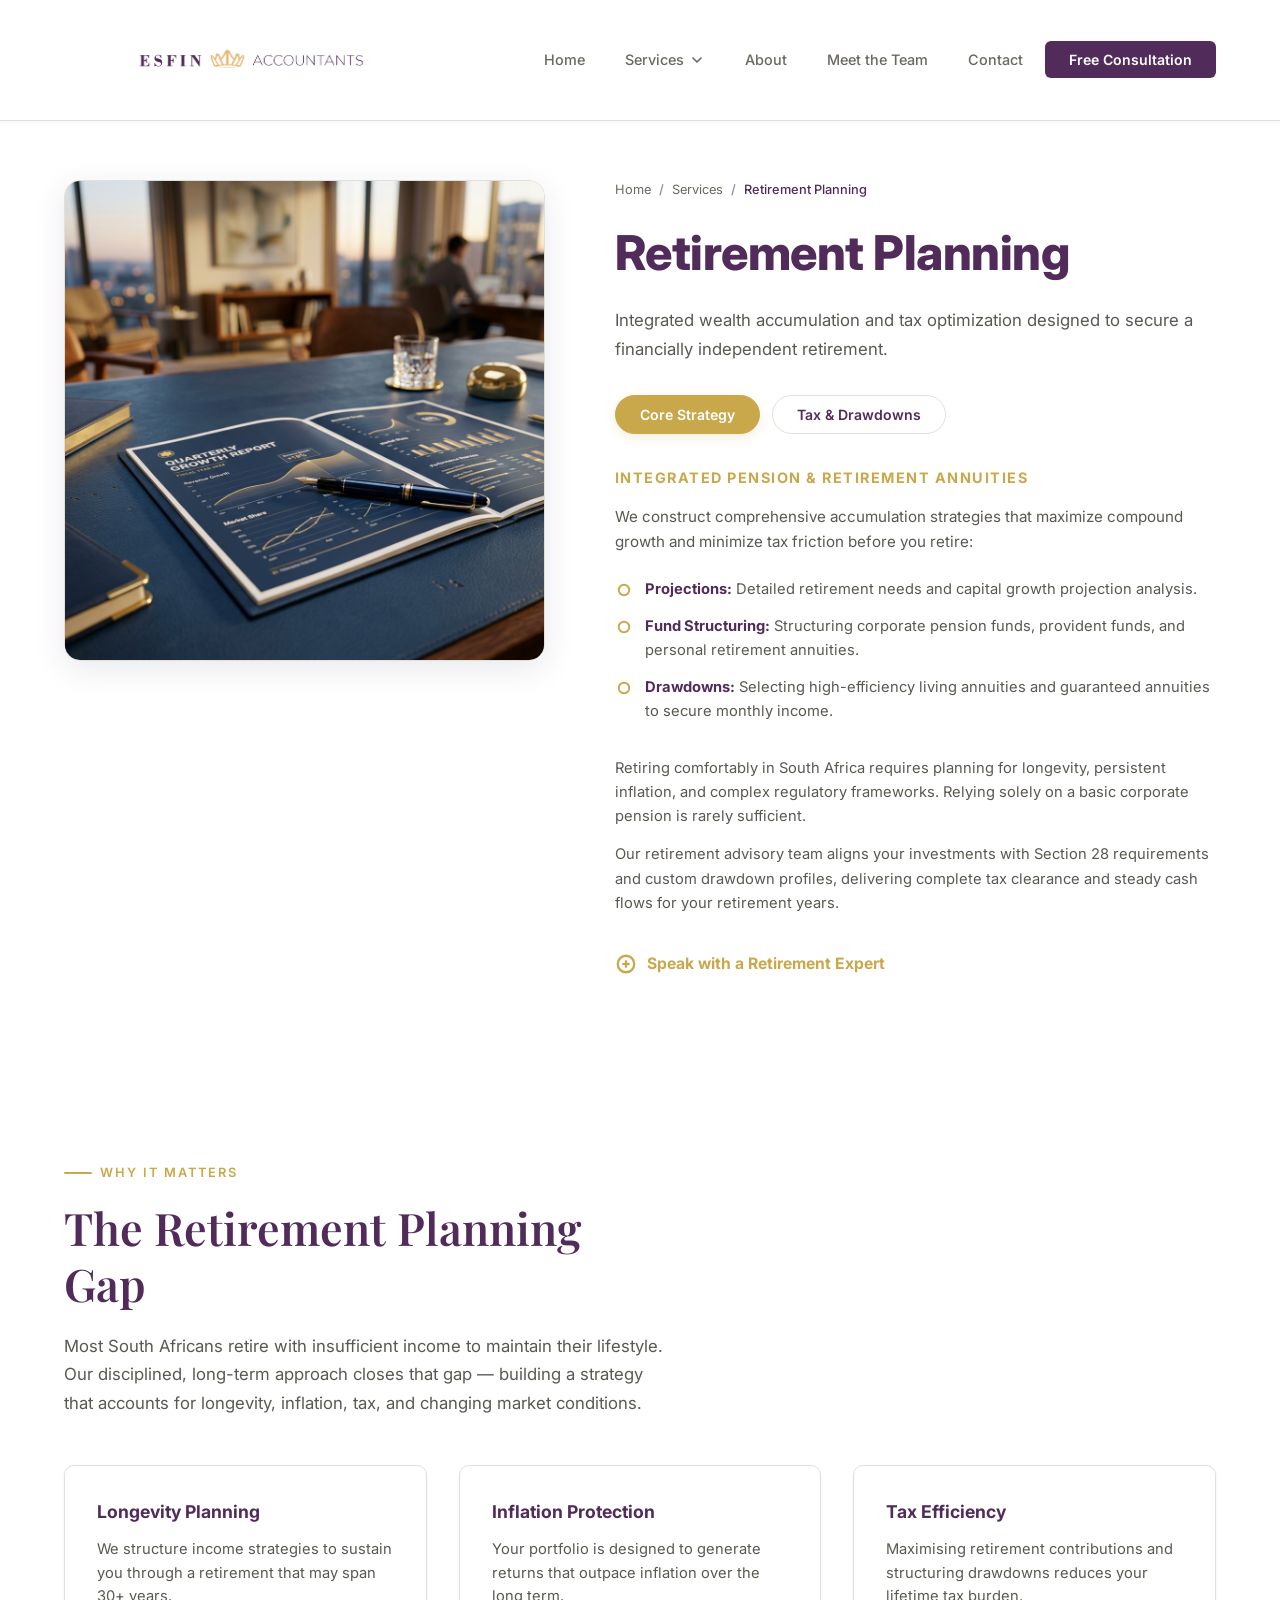
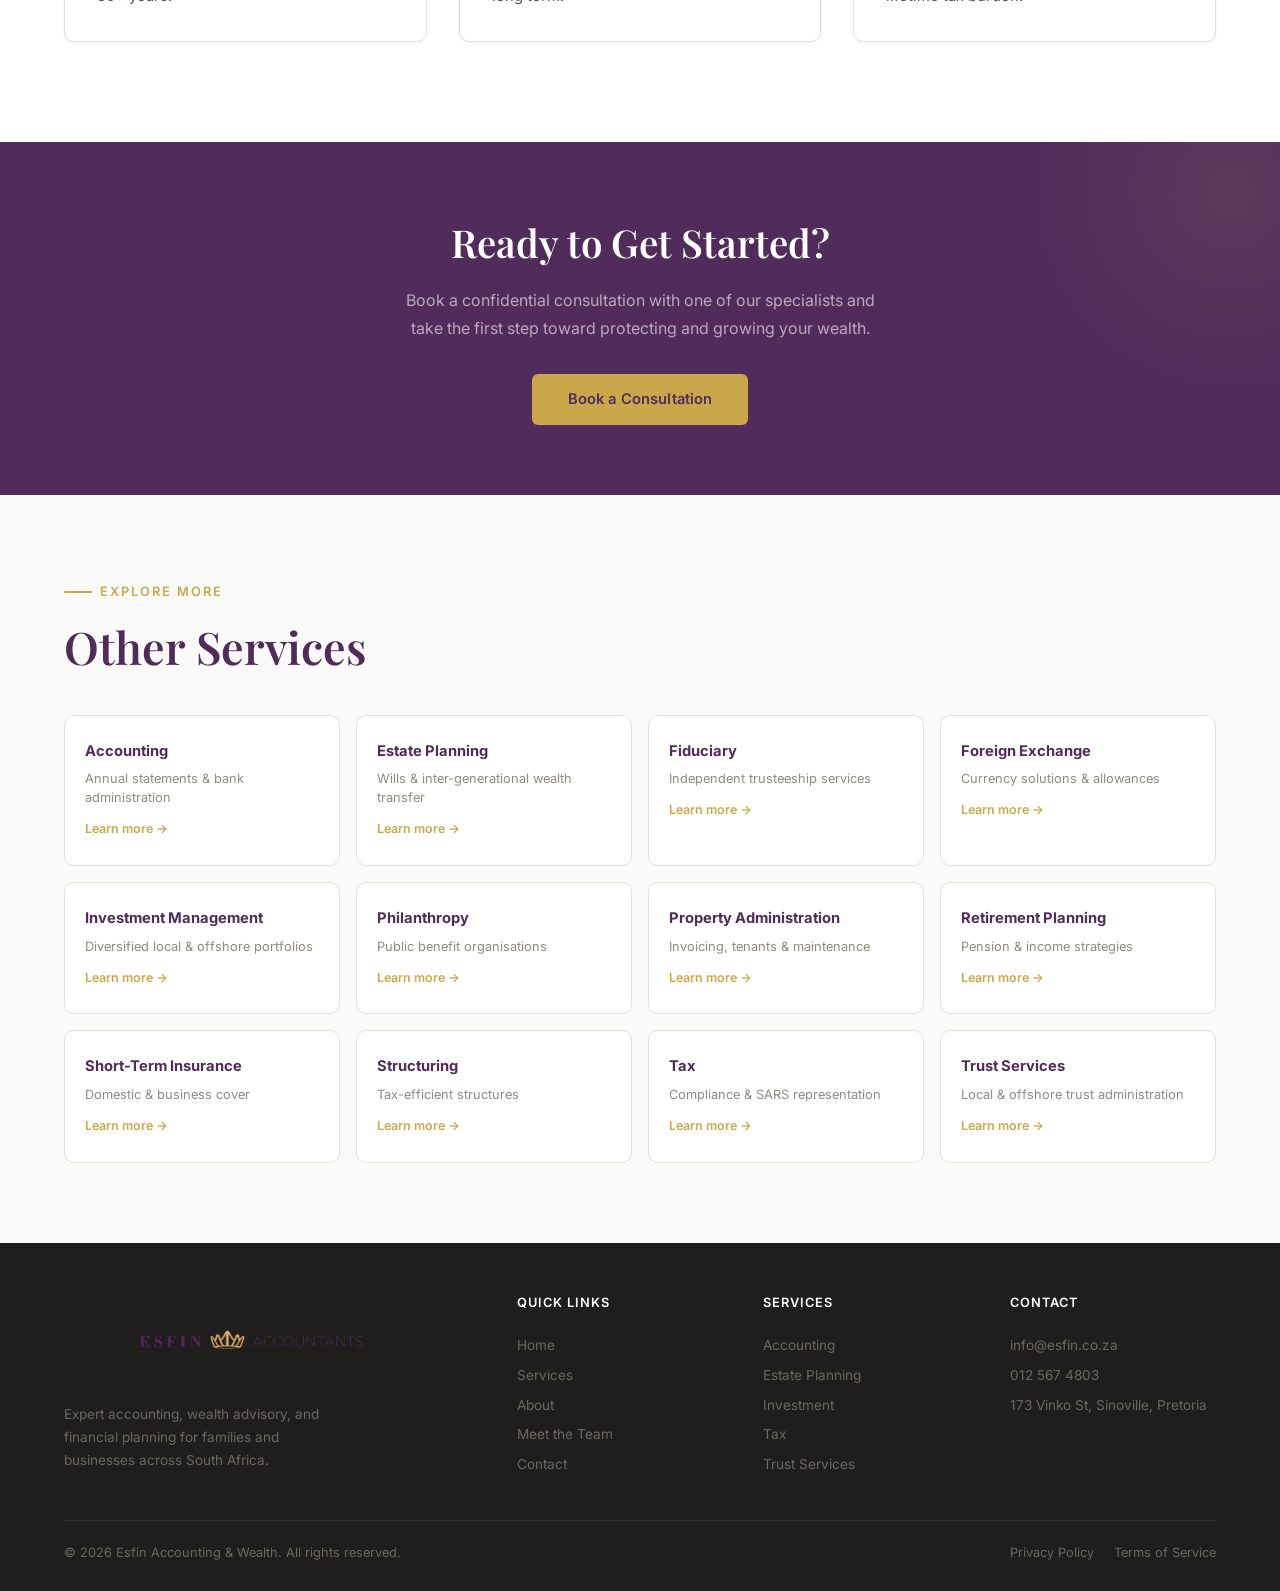
<file: services/retirement-planning.html>
<!DOCTYPE html>
<html lang="en">
<head>
  <meta charset="UTF-8"/>
  <meta name="viewport" content="width=device-width, initial-scale=1.0"/>
  <meta name="description" content="Retirement Planning — Esfin Accounting &amp; Wealth. Expert Retirement Planning services for families and businesses in South Africa."/>
  <title>Retirement Planning — Esfin Accounting &amp; Wealth</title>
  <link rel="stylesheet" href="service-template.css"/>
</head>
<body>

  <nav class="navbar" id="navbar">
    <div class="container">
      <a href="../index.html" class="nav-logo"><img src="../assets/logo.png" alt="Esfin Accountants" class="logo-img"></a>
      <ul class="nav-links" id="navLinks">
        <li><a href="../index.html" class="nav-link">Home</a></li>
        <li class="nav-item-dropdown">
          <a href="../index.html#services" class="nav-link nav-link-dropdown">Services
            <svg class="chevron" viewBox="0 0 24 24" fill="none" stroke="currentColor" stroke-width="2.5" stroke-linecap="round" stroke-linejoin="round"><polyline points="6 9 12 15 18 9"></polyline></svg>
          </a>
          <div class="dropdown-menu">
            <a href="accounting.html" class="dropdown-item"><div class="dd-text"><h4>Accounting</h4><p>Transactions, statements &amp; admin</p></div></a>
            <a href="estate-planning.html" class="dropdown-item"><div class="dd-text"><h4>Estate Planning</h4><p>Wills &amp; inheritance structures</p></div></a>
            <a href="fiduciary.html" class="dropdown-item"><div class="dd-text"><h4>Fiduciary</h4><p>Independent trusteeship</p></div></a>
            <a href="foreign-exchange.html" class="dropdown-item"><div class="dd-text"><h4>Foreign Exchange</h4><p>Currency solutions &amp; allowances</p></div></a>
            <a href="investment-management.html" class="dropdown-item"><div class="dd-text"><h4>Investment Management</h4><p>Diversified portfolios</p></div></a>
            <a href="philanthropy.html" class="dropdown-item"><div class="dd-text"><h4>Philanthropy</h4><p>Public benefit organisations</p></div></a>
            <a href="property-administration.html" class="dropdown-item"><div class="dd-text"><h4>Property Administration</h4><p>Invoicing, tenants &amp; maintenance</p></div></a>
            <a href="retirement-planning.html" class="dropdown-item"><div class="dd-text"><h4>Retirement Planning</h4><p>Pension &amp; income strategies</p></div></a>
            <a href="short-term-insurance.html" class="dropdown-item"><div class="dd-text"><h4>Short-Term Insurance</h4><p>Domestic &amp; business cover</p></div></a>
            <a href="structuring.html" class="dropdown-item"><div class="dd-text"><h4>Structuring</h4><p>Tax-efficient structures</p></div></a>
            <a href="tax.html" class="dropdown-item"><div class="dd-text"><h4>Tax</h4><p>Compliance &amp; planning</p></div></a>
            <a href="trust-services.html" class="dropdown-item"><div class="dd-text"><h4>Trust Services</h4><p>Local &amp; offshore trusts</p></div></a>
          </div>
        </li>
        <li><a href="../index.html#about" class="nav-link">About</a></li>
        <li><a href="../team.html" class="nav-link">Meet the Team</a></li>
        <li><a href="../index.html#contact" class="nav-link">Contact</a></li>
        <li><a href="../index.html#contact" class="nav-cta">Free Consultation</a></li>
      </ul>
      <button class="nav-toggle" id="navToggle"><span></span><span></span><span></span></button>
    </div>
  </nav>

  <section class="service-layout-section">
    <div class="container">
      <div class="service-layout-grid">
        <!-- Left Column: Image Card -->
        <div class="service-layout-left fade-up">
          <div class="service-image-container">
            <img src="../assets/service_investments.png" alt="Retirement Planning Services" />
          </div>
        </div>
        
        <!-- Right Column: Content -->
        <div class="service-layout-right fade-up">
          <div class="breadcrumb">
            <a href="../index.html">Home</a><span class="sep">/</span><a href="../index.html#services">Services</a><span class="sep">/</span><span>Retirement Planning</span>
          </div>
          
          <h1 class="service-layout-title">Retirement Planning</h1>
          <p class="service-layout-intro">Integrated wealth accumulation and tax optimization designed to secure a financially independent retirement.</p>
          
          <!-- Pill Selector Tabs -->
          <div class="sub-tab-selector">
            <button class="sub-tab-btn active" data-subtab="core">Core Strategy</button>
            <button class="sub-tab-btn" data-subtab="compliance">Tax &amp; Drawdowns</button>
          </div>
          
          <!-- Tab Content: Core Service -->
          <div class="sub-tab-content active" id="subtab-content-core">
            <h3 class="sub-tab-heading">Integrated Pension &amp; Retirement Annuities</h3>
            <p class="sub-tab-intro-text">We construct comprehensive accumulation strategies that maximize compound growth and minimize tax friction before you retire:</p>
            <ul class="feature-list-svg">
              <li>
                <svg viewBox="0 0 24 24" fill="none" stroke="currentColor" stroke-width="2.5"><circle cx="12" cy="12" r="7"></circle></svg>
                <span><span class="bold-bullet">Projections:</span> Detailed retirement needs and capital growth projection analysis.</span>
              </li>
              <li>
                <svg viewBox="0 0 24 24" fill="none" stroke="currentColor" stroke-width="2.5"><circle cx="12" cy="12" r="7"></circle></svg>
                <span><span class="bold-bullet">Fund Structuring:</span> Structuring corporate pension funds, provident funds, and personal retirement annuities.</span>
              </li>
              <li>
                <svg viewBox="0 0 24 24" fill="none" stroke="currentColor" stroke-width="2.5"><circle cx="12" cy="12" r="7"></circle></svg>
                <span><span class="bold-bullet">Drawdowns:</span> Selecting high-efficiency living annuities and guaranteed annuities to secure monthly income.</span>
              </li>
            </ul>
          </div>

          <!-- Tab Content: Compliance & Support -->
          <div class="sub-tab-content" id="subtab-content-compliance">
            <h3 class="sub-tab-heading">Employer Advice &amp; Capital Preservation</h3>
            <p class="sub-tab-intro-text">We coordinate your corporate and personal retirement accounts to prevent tax leakage and inflation erosion:</p>
            <ul class="feature-list-svg">
              <li>
                <svg viewBox="0 0 24 24" fill="none" stroke="currentColor" stroke-width="2.5"><circle cx="12" cy="12" r="7"></circle></svg>
                <span><span class="bold-bullet">Employer Funds:</span> Specialist advice on employer-sponsored retirement funds and benefit optimization.</span>
              </li>
              <li>
                <svg viewBox="0 0 24 24" fill="none" stroke="currentColor" stroke-width="2.5"><circle cx="12" cy="12" r="7"></circle></svg>
                <span><span class="bold-bullet">Pre-Retirement:</span> Strategic pre-retirement tax planning to optimize annual contribution deductions.</span>
              </li>
              <li>
                <svg viewBox="0 0 24 24" fill="none" stroke="currentColor" stroke-width="2.5"><circle cx="12" cy="12" r="7"></circle></svg>
                <span><span class="bold-bullet">Drawdowns Strategy:</span> Disciplined post-retirement drawdown schedules to safeguard capital longevity.</span>
              </li>
            </ul>
          </div>

          <div class="service-layout-extra-text">
            <p>Retiring comfortably in South Africa requires planning for longevity, persistent inflation, and complex regulatory frameworks. Relying solely on a basic corporate pension is rarely sufficient.</p>
            <p>Our retirement advisory team aligns your investments with Section 28 requirements and custom drawdown profiles, delivering complete tax clearance and steady cash flows for your retirement years.</p>
          </div>

          <!-- Pegasus Gold Circular Plus CTA Link -->
          <a href="../index.html#contact" class="btn-gold-plus-text">
            <svg viewBox="0 0 24 24" fill="none" stroke="currentColor" stroke-width="2.5"><circle cx="12" cy="12" r="9"></circle><line x1="12" y1="8" x2="12" y2="16"></line><line x1="8" y1="12" x2="16" y2="12"></line></svg>
            <span>Speak with a Retirement Expert</span>
          </a>
        </div>
      </div>
    </div>
  </section>

  <section class="content-section">
    <div class="container">
      <div class="fade-up" style="max-width:600px;margin-bottom:0">
        <div class="section-label">Why It Matters</div>
        <h2 class="section-title">The Retirement Planning Gap</h2>
        <p class="section-body">Most South Africans retire with insufficient income to maintain their lifestyle. Our disciplined, long-term approach closes that gap — building a strategy that accounts for longevity, inflation, tax, and changing market conditions.</p>
      </div>
      <div class="detail-grid">
        <div class="detail-card fade-up"><h4>Longevity Planning</h4><p>We structure income strategies to sustain you through a retirement that may span 30+ years.</p></div>
        <div class="detail-card fade-up"><h4>Inflation Protection</h4><p>Your portfolio is designed to generate returns that outpace inflation over the long term.</p></div>
        <div class="detail-card fade-up"><h4>Tax Efficiency</h4><p>Maximising retirement contributions and structuring drawdowns reduces your lifetime tax burden.</p></div>
      </div>
    </div>
  </section>

  <section class="cta-strip">
    <div class="container fade-up">
      <h2>Ready to Get Started?</h2>
      <p>Book a confidential consultation with one of our specialists and take the first step toward protecting and growing your wealth.</p>
      <a href="../index.html#contact" class="btn-gold">Book a Consultation</a>
    </div>
  </section>

  <section class="other-services">
    <div class="container">
      <div class="section-label">Explore More</div>
      <h2 class="section-title">Other Services</h2>
      <div class="other-services-grid">
        <a href="accounting.html" class="other-card"><h4>Accounting</h4><p>Annual statements &amp; bank administration</p><span class="arrow">Learn more →</span></a>
        <a href="estate-planning.html" class="other-card"><h4>Estate Planning</h4><p>Wills &amp; inter-generational wealth transfer</p><span class="arrow">Learn more →</span></a>
        <a href="fiduciary.html" class="other-card"><h4>Fiduciary</h4><p>Independent trusteeship services</p><span class="arrow">Learn more →</span></a>
        <a href="foreign-exchange.html" class="other-card"><h4>Foreign Exchange</h4><p>Currency solutions &amp; allowances</p><span class="arrow">Learn more →</span></a>
        <a href="investment-management.html" class="other-card"><h4>Investment Management</h4><p>Diversified local &amp; offshore portfolios</p><span class="arrow">Learn more →</span></a>
        <a href="philanthropy.html" class="other-card"><h4>Philanthropy</h4><p>Public benefit organisations</p><span class="arrow">Learn more →</span></a>
        <a href="property-administration.html" class="other-card"><h4>Property Administration</h4><p>Invoicing, tenants &amp; maintenance</p><span class="arrow">Learn more →</span></a>
        <a href="retirement-planning.html" class="other-card"><h4>Retirement Planning</h4><p>Pension &amp; income strategies</p><span class="arrow">Learn more →</span></a>
        <a href="short-term-insurance.html" class="other-card"><h4>Short-Term Insurance</h4><p>Domestic &amp; business cover</p><span class="arrow">Learn more →</span></a>
        <a href="structuring.html" class="other-card"><h4>Structuring</h4><p>Tax-efficient structures</p><span class="arrow">Learn more →</span></a>
        <a href="tax.html" class="other-card"><h4>Tax</h4><p>Compliance &amp; SARS representation</p><span class="arrow">Learn more →</span></a>
        <a href="trust-services.html" class="other-card"><h4>Trust Services</h4><p>Local &amp; offshore trust administration</p><span class="arrow">Learn more →</span></a>
      </div>
    </div>
  </section>

  <footer class="footer">
    <div class="container">
      <div class="footer-grid">
        <div class="footer-brand">
          <a href="../index.html" class="nav-logo"><img src="../assets/logo.png" alt="Esfin Accountants" class="logo-img"></a>
          <p>Expert accounting, wealth advisory, and financial planning for families and businesses across South Africa.</p>
        </div>
        <div class="footer-col"><h4>Quick Links</h4><a href="../index.html">Home</a><a href="../index.html#services">Services</a><a href="../index.html#about">About</a><a href="../team.html">Meet the Team</a><a href="../index.html#contact">Contact</a></div>
        <div class="footer-col"><h4>Services</h4><a href="accounting.html">Accounting</a><a href="estate-planning.html">Estate Planning</a><a href="investment-management.html">Investment</a><a href="tax.html">Tax</a><a href="trust-services.html">Trust Services</a></div>
        <div class="footer-col"><h4>Contact</h4><a href="mailto:info@esfin.co.za">info@esfin.co.za</a><a href="tel:0125674803">012 567 4803</a><a href="https://maps.google.com/?q=173+Vinko+St,+Sinoville,+Pretoria,+0182" target="_blank" rel="noopener noreferrer">173 Vinko St, Sinoville, Pretoria</a></div>
      </div>
      <div class="footer-bottom">
        <p>&copy; 2026 Esfin Accounting &amp; Wealth. All rights reserved.</p>
        <div class="footer-bottom-links"><a href="#">Privacy Policy</a><a href="#">Terms of Service</a></div>
      </div>
    </div>
  </footer>

  <script src="service.js"></script>
</body>
</html>
</file>
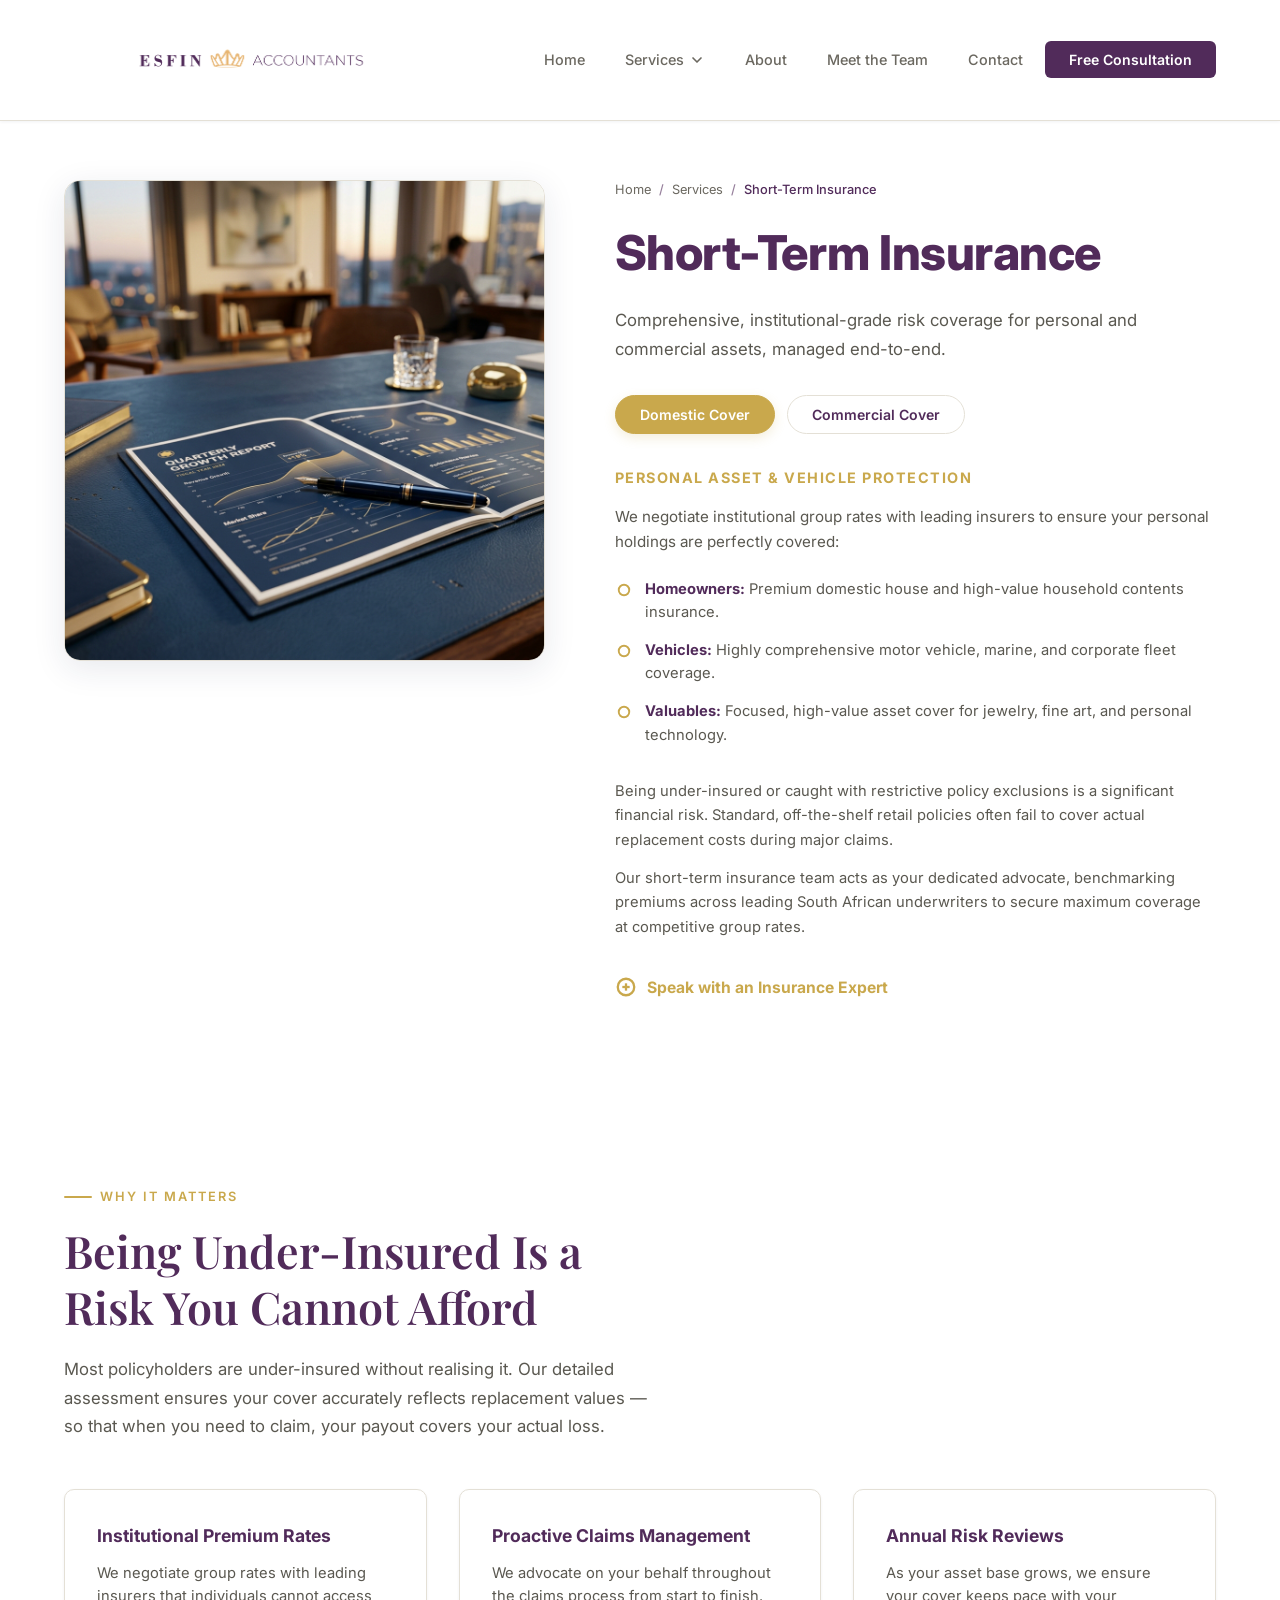
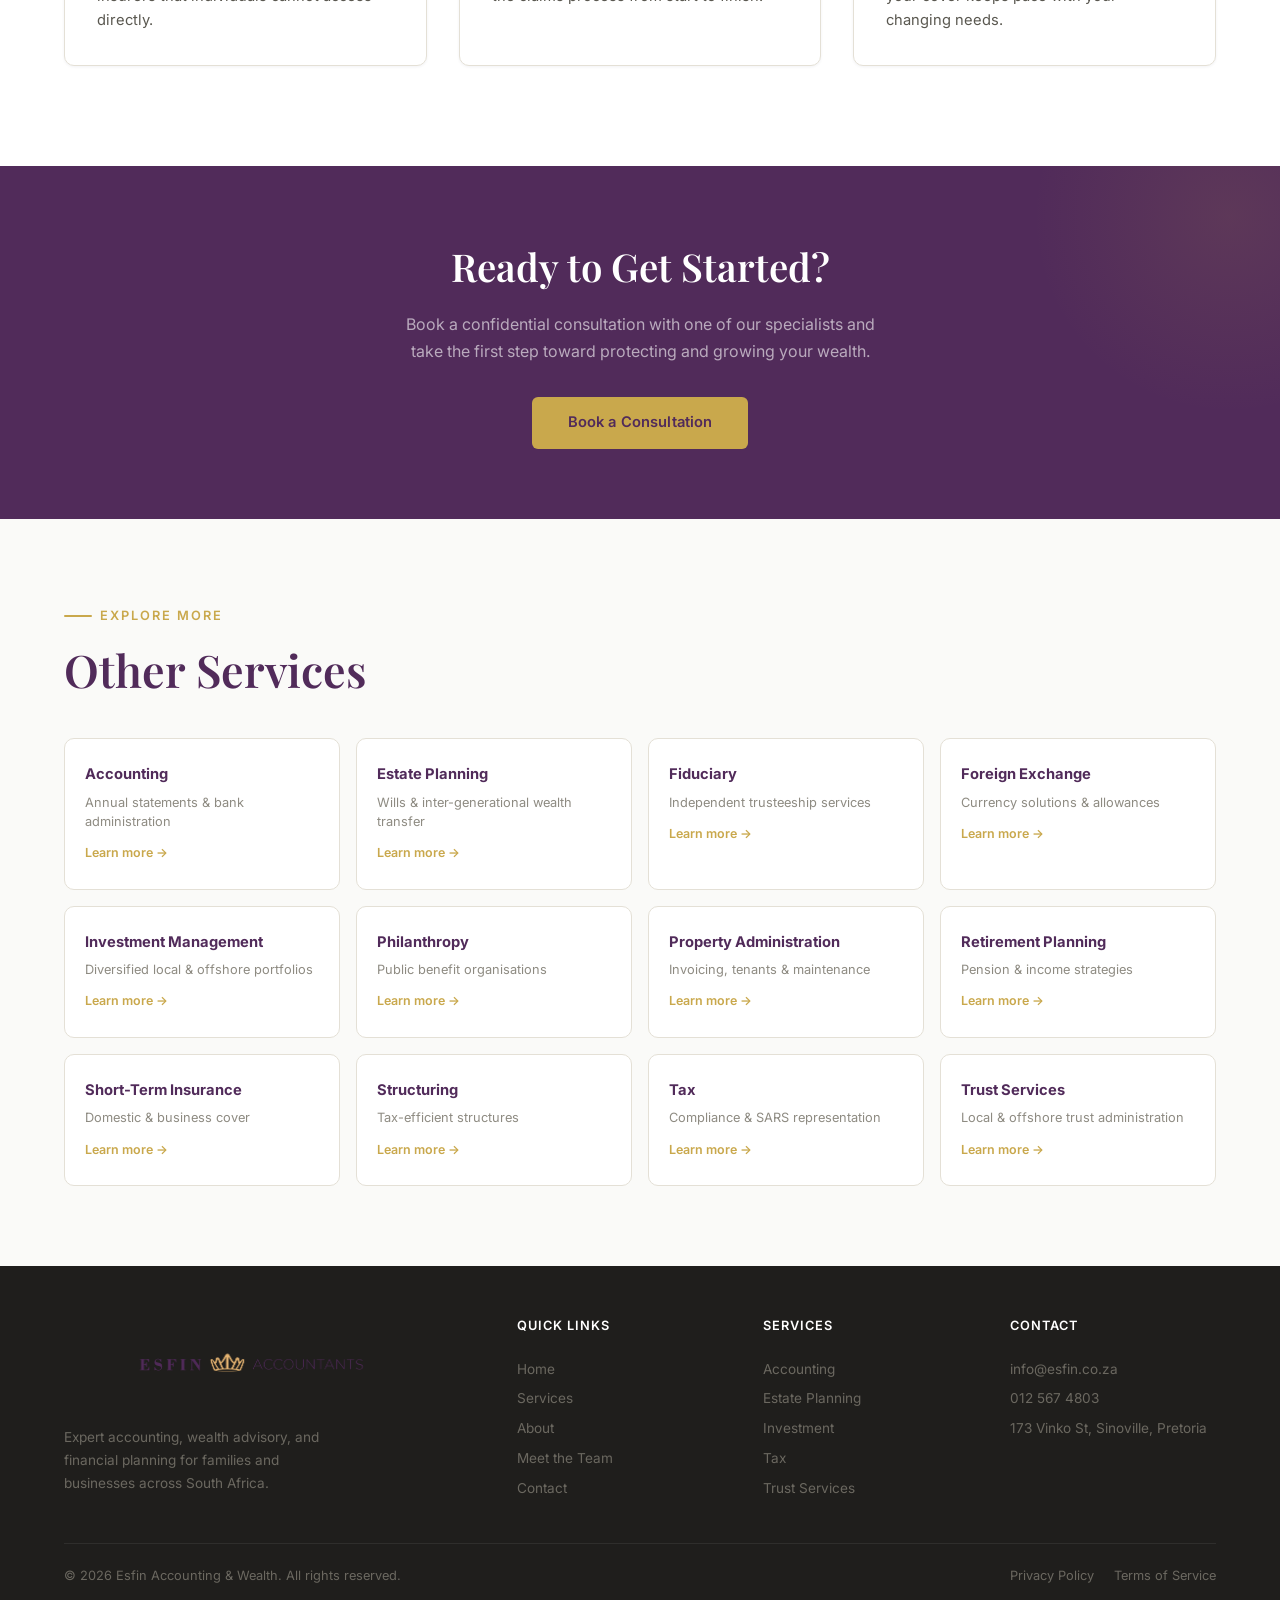
<file: services/short-term-insurance.html>
<!DOCTYPE html>
<html lang="en">
<head>
  <meta charset="UTF-8"/>
  <meta name="viewport" content="width=device-width, initial-scale=1.0"/>
  <meta name="description" content="Short-Term Insurance — Esfin Accounting &amp; Wealth. Expert Short-Term Insurance services for families and businesses in South Africa."/>
  <title>Short-Term Insurance — Esfin Accounting &amp; Wealth</title>
  <link rel="stylesheet" href="service-template.css"/>
</head>
<body>

  <nav class="navbar" id="navbar">
    <div class="container">
      <a href="../index.html" class="nav-logo"><img src="../assets/logo.png" alt="Esfin Accountants" class="logo-img"></a>
      <ul class="nav-links" id="navLinks">
        <li><a href="../index.html" class="nav-link">Home</a></li>
        <li class="nav-item-dropdown">
          <a href="../index.html#services" class="nav-link nav-link-dropdown">Services
            <svg class="chevron" viewBox="0 0 24 24" fill="none" stroke="currentColor" stroke-width="2.5" stroke-linecap="round" stroke-linejoin="round"><polyline points="6 9 12 15 18 9"></polyline></svg>
          </a>
          <div class="dropdown-menu">
            <a href="accounting.html" class="dropdown-item"><div class="dd-text"><h4>Accounting</h4><p>Transactions, statements &amp; admin</p></div></a>
            <a href="estate-planning.html" class="dropdown-item"><div class="dd-text"><h4>Estate Planning</h4><p>Wills &amp; inheritance structures</p></div></a>
            <a href="fiduciary.html" class="dropdown-item"><div class="dd-text"><h4>Fiduciary</h4><p>Independent trusteeship</p></div></a>
            <a href="foreign-exchange.html" class="dropdown-item"><div class="dd-text"><h4>Foreign Exchange</h4><p>Currency solutions &amp; allowances</p></div></a>
            <a href="investment-management.html" class="dropdown-item"><div class="dd-text"><h4>Investment Management</h4><p>Diversified portfolios</p></div></a>
            <a href="philanthropy.html" class="dropdown-item"><div class="dd-text"><h4>Philanthropy</h4><p>Public benefit organisations</p></div></a>
            <a href="property-administration.html" class="dropdown-item"><div class="dd-text"><h4>Property Administration</h4><p>Invoicing, tenants &amp; maintenance</p></div></a>
            <a href="retirement-planning.html" class="dropdown-item"><div class="dd-text"><h4>Retirement Planning</h4><p>Pension &amp; income strategies</p></div></a>
            <a href="short-term-insurance.html" class="dropdown-item"><div class="dd-text"><h4>Short-Term Insurance</h4><p>Domestic &amp; business cover</p></div></a>
            <a href="structuring.html" class="dropdown-item"><div class="dd-text"><h4>Structuring</h4><p>Tax-efficient structures</p></div></a>
            <a href="tax.html" class="dropdown-item"><div class="dd-text"><h4>Tax</h4><p>Compliance &amp; planning</p></div></a>
            <a href="trust-services.html" class="dropdown-item"><div class="dd-text"><h4>Trust Services</h4><p>Local &amp; offshore trusts</p></div></a>
          </div>
        </li>
        <li><a href="../index.html#about" class="nav-link">About</a></li>
        <li><a href="../team.html" class="nav-link">Meet the Team</a></li>
        <li><a href="../index.html#contact" class="nav-link">Contact</a></li>
        <li><a href="../index.html#contact" class="nav-cta">Free Consultation</a></li>
      </ul>
      <button class="nav-toggle" id="navToggle"><span></span><span></span><span></span></button>
    </div>
  </nav>

  <section class="service-layout-section">
    <div class="container">
      <div class="service-layout-grid">
        <!-- Left Column: Image Card -->
        <div class="service-layout-left fade-up">
          <div class="service-image-container">
            <img src="../assets/service_investments.png" alt="Short-Term Insurance Services" />
          </div>
        </div>
        
        <!-- Right Column: Content -->
        <div class="service-layout-right fade-up">
          <div class="breadcrumb">
            <a href="../index.html">Home</a><span class="sep">/</span><a href="../index.html#services">Services</a><span class="sep">/</span><span>Short-Term Insurance</span>
          </div>
          
          <h1 class="service-layout-title">Short-Term Insurance</h1>
          <p class="service-layout-intro">Comprehensive, institutional-grade risk coverage for personal and commercial assets, managed end-to-end.</p>
          
          <!-- Pill Selector Tabs -->
          <div class="sub-tab-selector">
            <button class="sub-tab-btn active" data-subtab="core">Domestic Cover</button>
            <button class="sub-tab-btn" data-subtab="compliance">Commercial Cover</button>
          </div>
          
          <!-- Tab Content: Core Service -->
          <div class="sub-tab-content active" id="subtab-content-core">
            <h3 class="sub-tab-heading">Personal Asset &amp; Vehicle Protection</h3>
            <p class="sub-tab-intro-text">We negotiate institutional group rates with leading insurers to ensure your personal holdings are perfectly covered:</p>
            <ul class="feature-list-svg">
              <li>
                <svg viewBox="0 0 24 24" fill="none" stroke="currentColor" stroke-width="2.5"><circle cx="12" cy="12" r="7"></circle></svg>
                <span><span class="bold-bullet">Homeowners:</span> Premium domestic house and high-value household contents insurance.</span>
              </li>
              <li>
                <svg viewBox="0 0 24 24" fill="none" stroke="currentColor" stroke-width="2.5"><circle cx="12" cy="12" r="7"></circle></svg>
                <span><span class="bold-bullet">Vehicles:</span> Highly comprehensive motor vehicle, marine, and corporate fleet coverage.</span>
              </li>
              <li>
                <svg viewBox="0 0 24 24" fill="none" stroke="currentColor" stroke-width="2.5"><circle cx="12" cy="12" r="7"></circle></svg>
                <span><span class="bold-bullet">Valuables:</span> Focused, high-value asset cover for jewelry, fine art, and personal technology.</span>
              </li>
            </ul>
          </div>

          <!-- Tab Content: Compliance & Support -->
          <div class="sub-tab-content" id="subtab-content-compliance">
            <h3 class="sub-tab-heading">Commercial Premises &amp; Claims Advocacy</h3>
            <p class="sub-tab-intro-text">We build robust business risk strategies to protect your commercial entities from liability and disruption:</p>
            <ul class="feature-list-svg">
              <li>
                <svg viewBox="0 0 24 24" fill="none" stroke="currentColor" stroke-width="2.5"><circle cx="12" cy="12" r="7"></circle></svg>
                <span><span class="bold-bullet">Premises:</span> Business property, retail outlets, and commercial asset insurance.</span>
              </li>
              <li>
                <svg viewBox="0 0 24 24" fill="none" stroke="currentColor" stroke-width="2.5"><circle cx="12" cy="12" r="7"></circle></svg>
                <span><span class="bold-bullet">Liability:</span> Comprehensive public liability, director’s protection, and professional indemnity.</span>
              </li>
              <li>
                <svg viewBox="0 0 24 24" fill="none" stroke="currentColor" stroke-width="2.5"><circle cx="12" cy="12" r="7"></circle></svg>
                <span><span class="bold-bullet">Advocacy:</span> Proactive, complete claims advocacy and structured annual risk exposure reviews.</span>
              </li>
            </ul>
          </div>

          <div class="service-layout-extra-text">
            <p>Being under-insured or caught with restrictive policy exclusions is a significant financial risk. Standard, off-the-shelf retail policies often fail to cover actual replacement costs during major claims.</p>
            <p>Our short-term insurance team acts as your dedicated advocate, benchmarking premiums across leading South African underwriters to secure maximum coverage at competitive group rates.</p>
          </div>

          <!-- Pegasus Gold Circular Plus CTA Link -->
          <a href="../index.html#contact" class="btn-gold-plus-text">
            <svg viewBox="0 0 24 24" fill="none" stroke="currentColor" stroke-width="2.5"><circle cx="12" cy="12" r="9"></circle><line x1="12" y1="8" x2="12" y2="16"></line><line x1="8" y1="12" x2="16" y2="12"></line></svg>
            <span>Speak with an Insurance Expert</span>
          </a>
        </div>
      </div>
    </div>
  </section>

  <section class="content-section">
    <div class="container">
      <div class="fade-up" style="max-width:600px;margin-bottom:0">
        <div class="section-label">Why It Matters</div>
        <h2 class="section-title">Being Under-Insured Is a Risk You Cannot Afford</h2>
        <p class="section-body">Most policyholders are under-insured without realising it. Our detailed assessment ensures your cover accurately reflects replacement values — so that when you need to claim, your payout covers your actual loss.</p>
      </div>
      <div class="detail-grid">
        <div class="detail-card fade-up"><h4>Institutional Premium Rates</h4><p>We negotiate group rates with leading insurers that individuals cannot access directly.</p></div>
        <div class="detail-card fade-up"><h4>Proactive Claims Management</h4><p>We advocate on your behalf throughout the claims process from start to finish.</p></div>
        <div class="detail-card fade-up"><h4>Annual Risk Reviews</h4><p>As your asset base grows, we ensure your cover keeps pace with your changing needs.</p></div>
      </div>
    </div>
  </section>

  <section class="cta-strip">
    <div class="container fade-up">
      <h2>Ready to Get Started?</h2>
      <p>Book a confidential consultation with one of our specialists and take the first step toward protecting and growing your wealth.</p>
      <a href="../index.html#contact" class="btn-gold">Book a Consultation</a>
    </div>
  </section>

  <section class="other-services">
    <div class="container">
      <div class="section-label">Explore More</div>
      <h2 class="section-title">Other Services</h2>
      <div class="other-services-grid">
        <a href="accounting.html" class="other-card"><h4>Accounting</h4><p>Annual statements &amp; bank administration</p><span class="arrow">Learn more →</span></a>
        <a href="estate-planning.html" class="other-card"><h4>Estate Planning</h4><p>Wills &amp; inter-generational wealth transfer</p><span class="arrow">Learn more →</span></a>
        <a href="fiduciary.html" class="other-card"><h4>Fiduciary</h4><p>Independent trusteeship services</p><span class="arrow">Learn more →</span></a>
        <a href="foreign-exchange.html" class="other-card"><h4>Foreign Exchange</h4><p>Currency solutions &amp; allowances</p><span class="arrow">Learn more →</span></a>
        <a href="investment-management.html" class="other-card"><h4>Investment Management</h4><p>Diversified local &amp; offshore portfolios</p><span class="arrow">Learn more →</span></a>
        <a href="philanthropy.html" class="other-card"><h4>Philanthropy</h4><p>Public benefit organisations</p><span class="arrow">Learn more →</span></a>
        <a href="property-administration.html" class="other-card"><h4>Property Administration</h4><p>Invoicing, tenants &amp; maintenance</p><span class="arrow">Learn more →</span></a>
        <a href="retirement-planning.html" class="other-card"><h4>Retirement Planning</h4><p>Pension &amp; income strategies</p><span class="arrow">Learn more →</span></a>
        <a href="short-term-insurance.html" class="other-card"><h4>Short-Term Insurance</h4><p>Domestic &amp; business cover</p><span class="arrow">Learn more →</span></a>
        <a href="structuring.html" class="other-card"><h4>Structuring</h4><p>Tax-efficient structures</p><span class="arrow">Learn more →</span></a>
        <a href="tax.html" class="other-card"><h4>Tax</h4><p>Compliance &amp; SARS representation</p><span class="arrow">Learn more →</span></a>
        <a href="trust-services.html" class="other-card"><h4>Trust Services</h4><p>Local &amp; offshore trust administration</p><span class="arrow">Learn more →</span></a>
      </div>
    </div>
  </section>

  <footer class="footer">
    <div class="container">
      <div class="footer-grid">
        <div class="footer-brand">
          <a href="../index.html" class="nav-logo"><img src="../assets/logo.png" alt="Esfin Accountants" class="logo-img"></a>
          <p>Expert accounting, wealth advisory, and financial planning for families and businesses across South Africa.</p>
        </div>
        <div class="footer-col"><h4>Quick Links</h4><a href="../index.html">Home</a><a href="../index.html#services">Services</a><a href="../index.html#about">About</a><a href="../team.html">Meet the Team</a><a href="../index.html#contact">Contact</a></div>
        <div class="footer-col"><h4>Services</h4><a href="accounting.html">Accounting</a><a href="estate-planning.html">Estate Planning</a><a href="investment-management.html">Investment</a><a href="tax.html">Tax</a><a href="trust-services.html">Trust Services</a></div>
        <div class="footer-col"><h4>Contact</h4><a href="mailto:info@esfin.co.za">info@esfin.co.za</a><a href="tel:0125674803">012 567 4803</a><a href="https://maps.google.com/?q=173+Vinko+St,+Sinoville,+Pretoria,+0182" target="_blank" rel="noopener noreferrer">173 Vinko St, Sinoville, Pretoria</a></div>
      </div>
      <div class="footer-bottom">
        <p>&copy; 2026 Esfin Accounting &amp; Wealth. All rights reserved.</p>
        <div class="footer-bottom-links"><a href="#">Privacy Policy</a><a href="#">Terms of Service</a></div>
      </div>
    </div>
  </footer>

  <script src="service.js"></script>
</body>
</html>
</file>
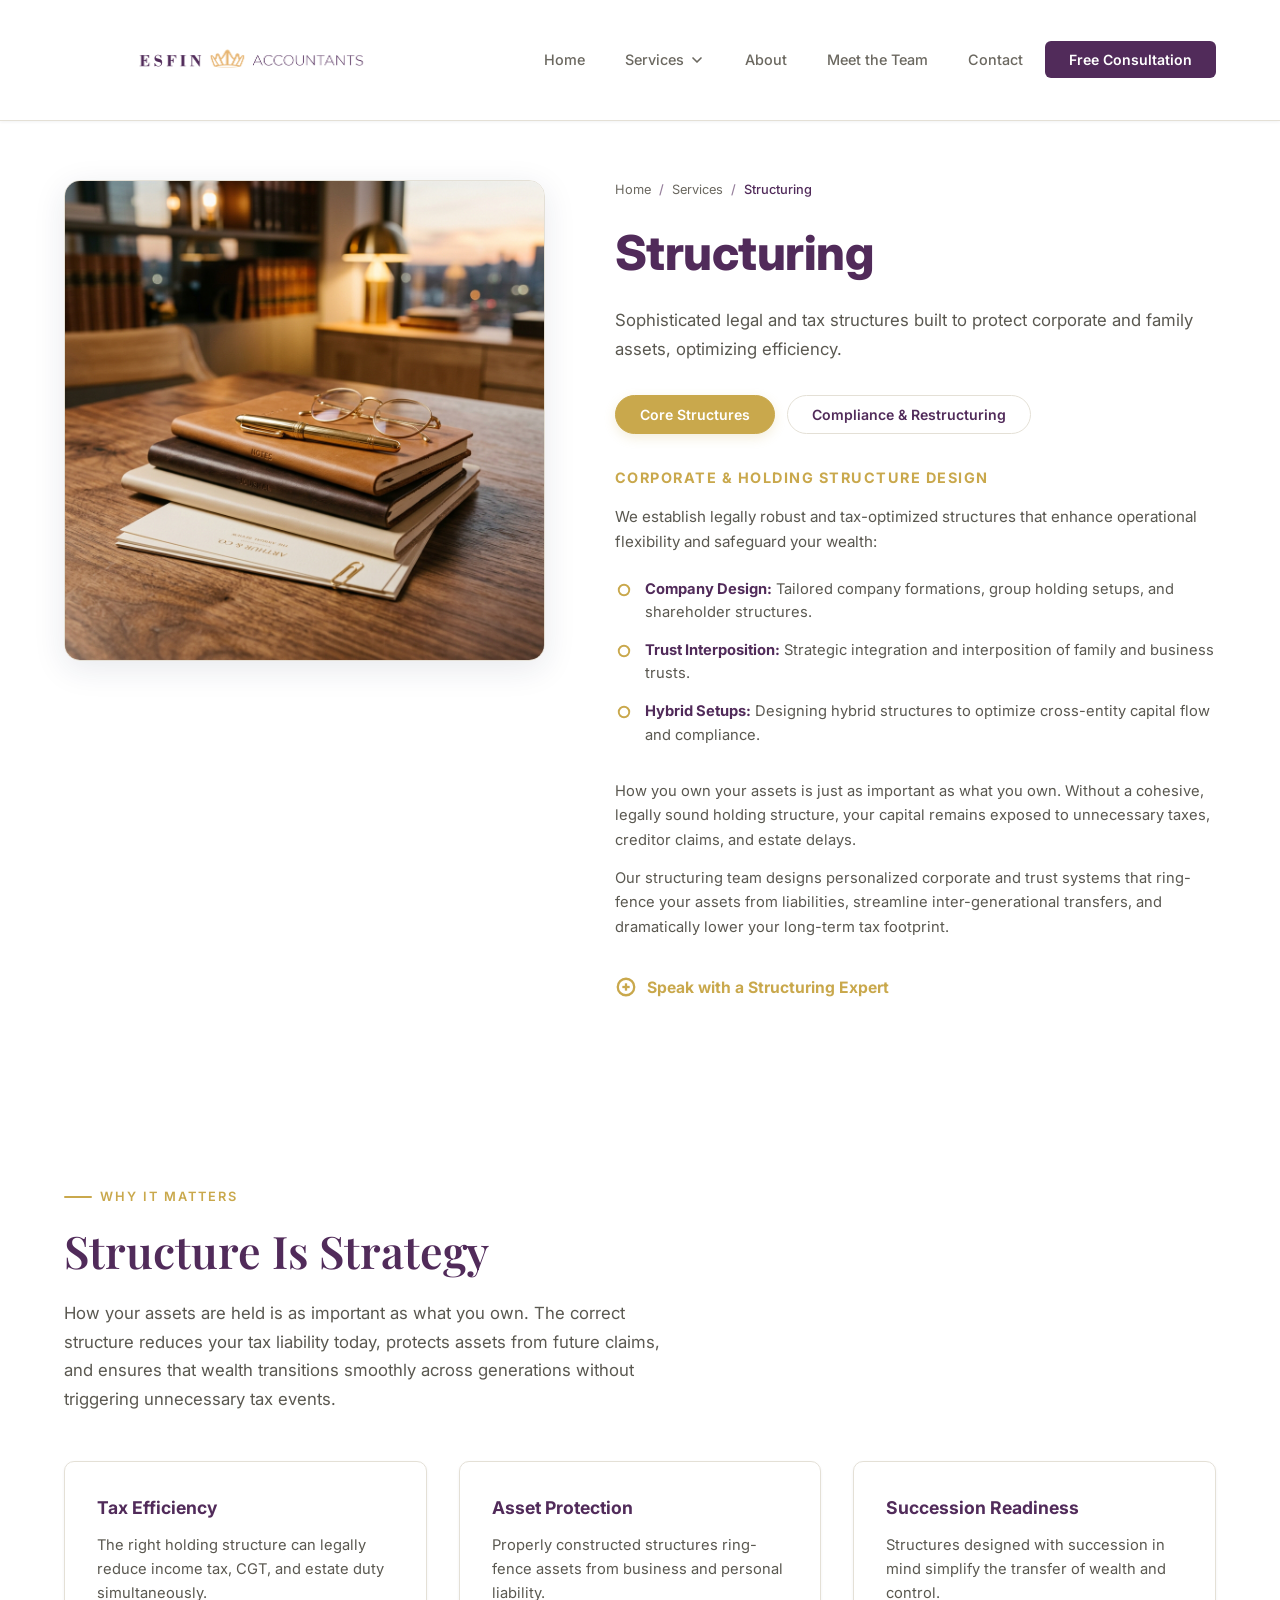
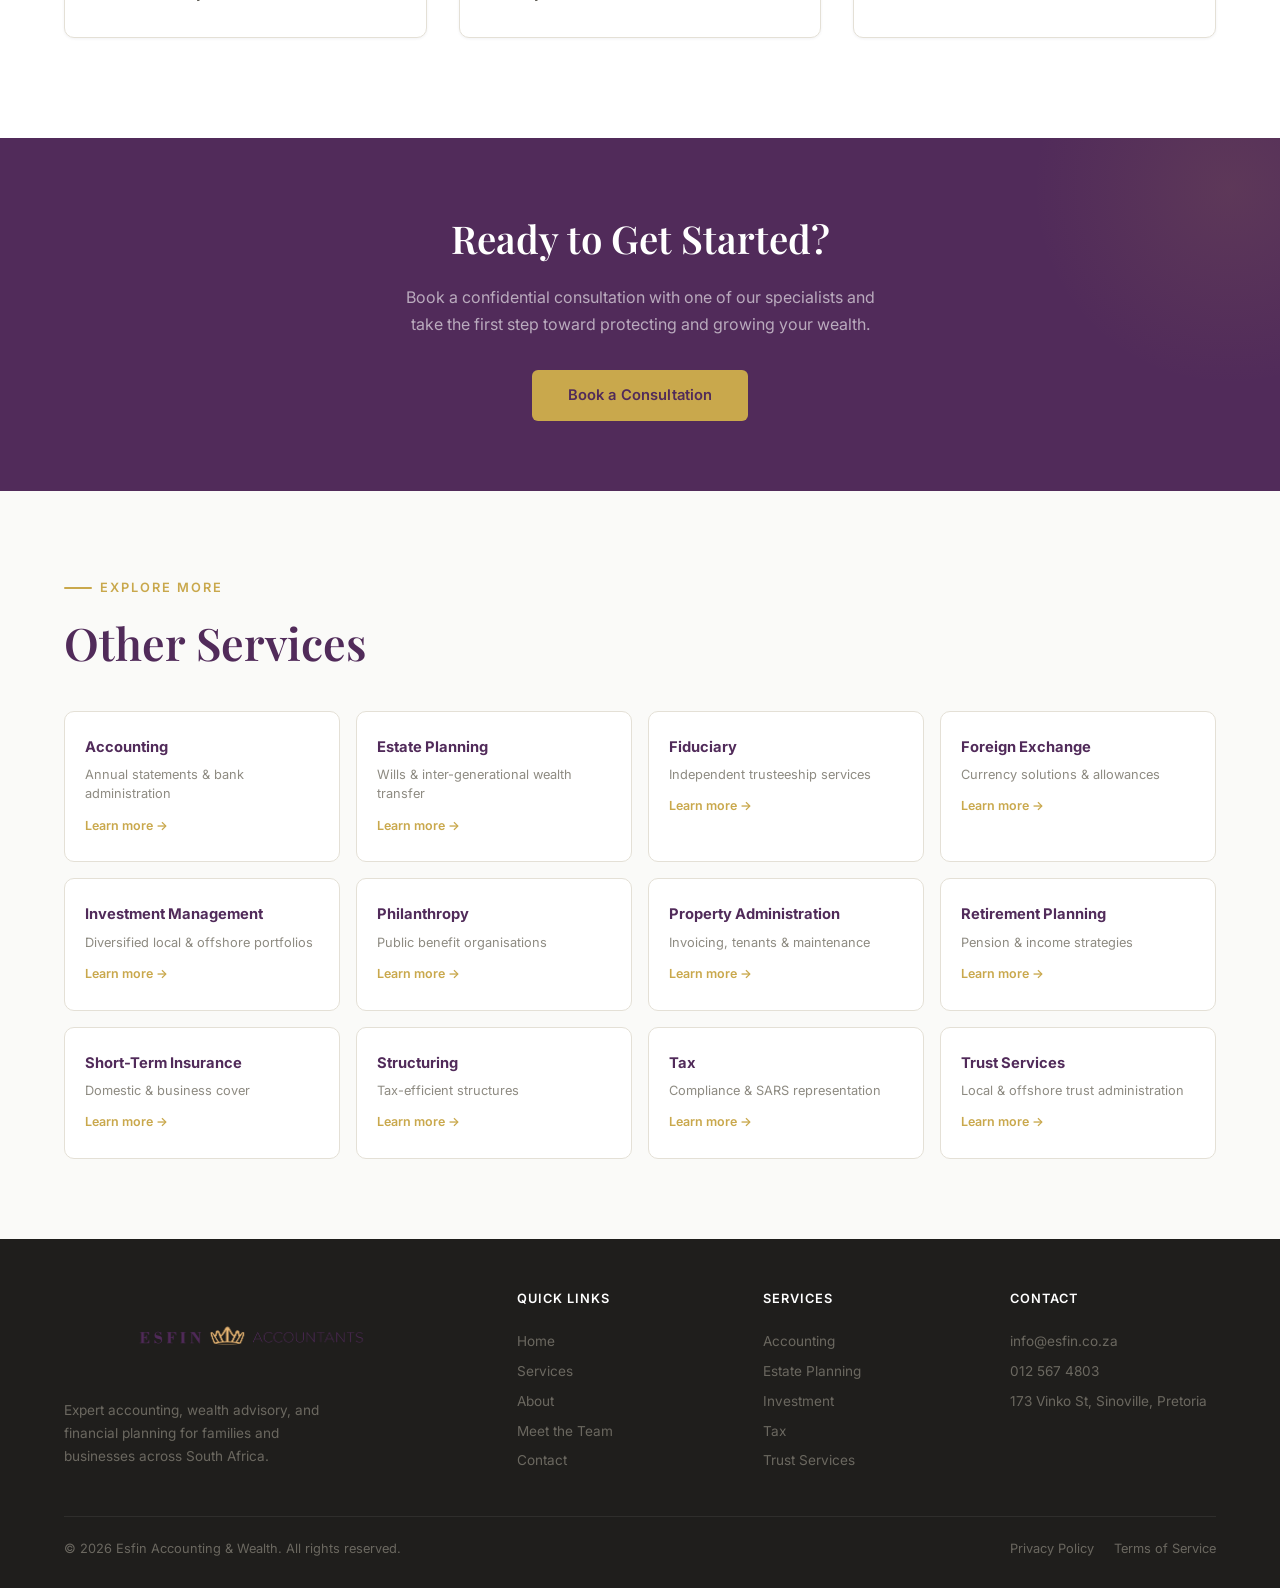
<file: services/structuring.html>
<!DOCTYPE html>
<html lang="en">
<head>
  <meta charset="UTF-8"/>
  <meta name="viewport" content="width=device-width, initial-scale=1.0"/>
  <meta name="description" content="Structuring — Esfin Accounting &amp; Wealth. Expert Structuring services for families and businesses in South Africa."/>
  <title>Structuring — Esfin Accounting &amp; Wealth</title>
  <link rel="stylesheet" href="service-template.css"/>
</head>
<body>

  <nav class="navbar" id="navbar">
    <div class="container">
      <a href="../index.html" class="nav-logo"><img src="../assets/logo.png" alt="Esfin Accountants" class="logo-img"></a>
      <ul class="nav-links" id="navLinks">
        <li><a href="../index.html" class="nav-link">Home</a></li>
        <li class="nav-item-dropdown">
          <a href="../index.html#services" class="nav-link nav-link-dropdown">Services
            <svg class="chevron" viewBox="0 0 24 24" fill="none" stroke="currentColor" stroke-width="2.5" stroke-linecap="round" stroke-linejoin="round"><polyline points="6 9 12 15 18 9"></polyline></svg>
          </a>
          <div class="dropdown-menu">
            <a href="accounting.html" class="dropdown-item"><div class="dd-text"><h4>Accounting</h4><p>Transactions, statements &amp; admin</p></div></a>
            <a href="estate-planning.html" class="dropdown-item"><div class="dd-text"><h4>Estate Planning</h4><p>Wills &amp; inheritance structures</p></div></a>
            <a href="fiduciary.html" class="dropdown-item"><div class="dd-text"><h4>Fiduciary</h4><p>Independent trusteeship</p></div></a>
            <a href="foreign-exchange.html" class="dropdown-item"><div class="dd-text"><h4>Foreign Exchange</h4><p>Currency solutions &amp; allowances</p></div></a>
            <a href="investment-management.html" class="dropdown-item"><div class="dd-text"><h4>Investment Management</h4><p>Diversified portfolios</p></div></a>
            <a href="philanthropy.html" class="dropdown-item"><div class="dd-text"><h4>Philanthropy</h4><p>Public benefit organisations</p></div></a>
            <a href="property-administration.html" class="dropdown-item"><div class="dd-text"><h4>Property Administration</h4><p>Invoicing, tenants &amp; maintenance</p></div></a>
            <a href="retirement-planning.html" class="dropdown-item"><div class="dd-text"><h4>Retirement Planning</h4><p>Pension &amp; income strategies</p></div></a>
            <a href="short-term-insurance.html" class="dropdown-item"><div class="dd-text"><h4>Short-Term Insurance</h4><p>Domestic &amp; business cover</p></div></a>
            <a href="structuring.html" class="dropdown-item"><div class="dd-text"><h4>Structuring</h4><p>Tax-efficient structures</p></div></a>
            <a href="tax.html" class="dropdown-item"><div class="dd-text"><h4>Tax</h4><p>Compliance &amp; planning</p></div></a>
            <a href="trust-services.html" class="dropdown-item"><div class="dd-text"><h4>Trust Services</h4><p>Local &amp; offshore trusts</p></div></a>
          </div>
        </li>
        <li><a href="../index.html#about" class="nav-link">About</a></li>
        <li><a href="../team.html" class="nav-link">Meet the Team</a></li>
        <li><a href="../index.html#contact" class="nav-link">Contact</a></li>
        <li><a href="../index.html#contact" class="nav-cta">Free Consultation</a></li>
      </ul>
      <button class="nav-toggle" id="navToggle"><span></span><span></span><span></span></button>
    </div>
  </nav>

  <section class="service-layout-section">
    <div class="container">
      <div class="service-layout-grid">
        <!-- Left Column: Image Card -->
        <div class="service-layout-left fade-up">
          <div class="service-image-container">
            <img src="../assets/service_accounting.png" alt="Structuring Services" />
          </div>
        </div>
        
        <!-- Right Column: Content -->
        <div class="service-layout-right fade-up">
          <div class="breadcrumb">
            <a href="../index.html">Home</a><span class="sep">/</span><a href="../index.html#services">Services</a><span class="sep">/</span><span>Structuring</span>
          </div>
          
          <h1 class="service-layout-title">Structuring</h1>
          <p class="service-layout-intro">Sophisticated legal and tax structures built to protect corporate and family assets, optimizing efficiency.</p>
          
          <!-- Pill Selector Tabs -->
          <div class="sub-tab-selector">
            <button class="sub-tab-btn active" data-subtab="core">Core Structures</button>
            <button class="sub-tab-btn" data-subtab="compliance">Compliance &amp; Restructuring</button>
          </div>
          
          <!-- Tab Content: Core Service -->
          <div class="sub-tab-content active" id="subtab-content-core">
            <h3 class="sub-tab-heading">Corporate &amp; Holding Structure Design</h3>
            <p class="sub-tab-intro-text">We establish legally robust and tax-optimized structures that enhance operational flexibility and safeguard your wealth:</p>
            <ul class="feature-list-svg">
              <li>
                <svg viewBox="0 0 24 24" fill="none" stroke="currentColor" stroke-width="2.5"><circle cx="12" cy="12" r="7"></circle></svg>
                <span><span class="bold-bullet">Company Design:</span> Tailored company formations, group holding setups, and shareholder structures.</span>
              </li>
              <li>
                <svg viewBox="0 0 24 24" fill="none" stroke="currentColor" stroke-width="2.5"><circle cx="12" cy="12" r="7"></circle></svg>
                <span><span class="bold-bullet">Trust Interposition:</span> Strategic integration and interposition of family and business trusts.</span>
              </li>
              <li>
                <svg viewBox="0 0 24 24" fill="none" stroke="currentColor" stroke-width="2.5"><circle cx="12" cy="12" r="7"></circle></svg>
                <span><span class="bold-bullet">Hybrid Setups:</span> Designing hybrid structures to optimize cross-entity capital flow and compliance.</span>
              </li>
            </ul>
          </div>

          <!-- Tab Content: Compliance & Support -->
          <div class="sub-tab-content" id="subtab-content-compliance">
            <h3 class="sub-tab-heading">Corporate Transitions &amp; Tax Optimization</h3>
            <p class="sub-tab-intro-text">We execute complex reorganizations and cross-border transactions to ensure continuous statutory compliance:</p>
            <ul class="feature-list-svg">
              <li>
                <svg viewBox="0 0 24 24" fill="none" stroke="currentColor" stroke-width="2.5"><circle cx="12" cy="12" r="7"></circle></svg>
                <span><span class="bold-bullet">Restructuring:</span> Professional advice on Section 42, 44, and 45 corporate restructuring rollovers.</span>
              </li>
              <li>
                <svg viewBox="0 0 24 24" fill="none" stroke="currentColor" stroke-width="2.5"><circle cx="12" cy="12" r="7"></circle></svg>
                <span><span class="bold-bullet">Offshore Holdings:</span> Robust offshore structuring, foreign trust integrations, and international holdings.</span>
              </li>
              <li>
                <svg viewBox="0 0 24 24" fill="none" stroke="currentColor" stroke-width="2.5"><circle cx="12" cy="12" r="7"></circle></svg>
                <span><span class="bold-bullet">Shareholder Agreements:</span> Secure business buyout structures, funding models, and shareholder agreement reviews.</span>
              </li>
            </ul>
          </div>

          <div class="service-layout-extra-text">
            <p>How you own your assets is just as important as what you own. Without a cohesive, legally sound holding structure, your capital remains exposed to unnecessary taxes, creditor claims, and estate delays.</p>
            <p>Our structuring team designs personalized corporate and trust systems that ring-fence your assets from liabilities, streamline inter-generational transfers, and dramatically lower your long-term tax footprint.</p>
          </div>

          <!-- Pegasus Gold Circular Plus CTA Link -->
          <a href="../index.html#contact" class="btn-gold-plus-text">
            <svg viewBox="0 0 24 24" fill="none" stroke="currentColor" stroke-width="2.5"><circle cx="12" cy="12" r="9"></circle><line x1="12" y1="8" x2="12" y2="16"></line><line x1="8" y1="12" x2="16" y2="12"></line></svg>
            <span>Speak with a Structuring Expert</span>
          </a>
        </div>
      </div>
    </div>
  </section>

  <section class="content-section">
    <div class="container">
      <div class="fade-up" style="max-width:600px;margin-bottom:0">
        <div class="section-label">Why It Matters</div>
        <h2 class="section-title">Structure Is Strategy</h2>
        <p class="section-body">How your assets are held is as important as what you own. The correct structure reduces your tax liability today, protects assets from future claims, and ensures that wealth transitions smoothly across generations without triggering unnecessary tax events.</p>
      </div>
      <div class="detail-grid">
        <div class="detail-card fade-up"><h4>Tax Efficiency</h4><p>The right holding structure can legally reduce income tax, CGT, and estate duty simultaneously.</p></div>
        <div class="detail-card fade-up"><h4>Asset Protection</h4><p>Properly constructed structures ring-fence assets from business and personal liability.</p></div>
        <div class="detail-card fade-up"><h4>Succession Readiness</h4><p>Structures designed with succession in mind simplify the transfer of wealth and control.</p></div>
      </div>
    </div>
  </section>

  <section class="cta-strip">
    <div class="container fade-up">
      <h2>Ready to Get Started?</h2>
      <p>Book a confidential consultation with one of our specialists and take the first step toward protecting and growing your wealth.</p>
      <a href="../index.html#contact" class="btn-gold">Book a Consultation</a>
    </div>
  </section>

  <section class="other-services">
    <div class="container">
      <div class="section-label">Explore More</div>
      <h2 class="section-title">Other Services</h2>
      <div class="other-services-grid">
        <a href="accounting.html" class="other-card"><h4>Accounting</h4><p>Annual statements &amp; bank administration</p><span class="arrow">Learn more →</span></a>
        <a href="estate-planning.html" class="other-card"><h4>Estate Planning</h4><p>Wills &amp; inter-generational wealth transfer</p><span class="arrow">Learn more →</span></a>
        <a href="fiduciary.html" class="other-card"><h4>Fiduciary</h4><p>Independent trusteeship services</p><span class="arrow">Learn more →</span></a>
        <a href="foreign-exchange.html" class="other-card"><h4>Foreign Exchange</h4><p>Currency solutions &amp; allowances</p><span class="arrow">Learn more →</span></a>
        <a href="investment-management.html" class="other-card"><h4>Investment Management</h4><p>Diversified local &amp; offshore portfolios</p><span class="arrow">Learn more →</span></a>
        <a href="philanthropy.html" class="other-card"><h4>Philanthropy</h4><p>Public benefit organisations</p><span class="arrow">Learn more →</span></a>
        <a href="property-administration.html" class="other-card"><h4>Property Administration</h4><p>Invoicing, tenants &amp; maintenance</p><span class="arrow">Learn more →</span></a>
        <a href="retirement-planning.html" class="other-card"><h4>Retirement Planning</h4><p>Pension &amp; income strategies</p><span class="arrow">Learn more →</span></a>
        <a href="short-term-insurance.html" class="other-card"><h4>Short-Term Insurance</h4><p>Domestic &amp; business cover</p><span class="arrow">Learn more →</span></a>
        <a href="structuring.html" class="other-card"><h4>Structuring</h4><p>Tax-efficient structures</p><span class="arrow">Learn more →</span></a>
        <a href="tax.html" class="other-card"><h4>Tax</h4><p>Compliance &amp; SARS representation</p><span class="arrow">Learn more →</span></a>
        <a href="trust-services.html" class="other-card"><h4>Trust Services</h4><p>Local &amp; offshore trust administration</p><span class="arrow">Learn more →</span></a>
      </div>
    </div>
  </section>

  <footer class="footer">
    <div class="container">
      <div class="footer-grid">
        <div class="footer-brand">
          <a href="../index.html" class="nav-logo"><img src="../assets/logo.png" alt="Esfin Accountants" class="logo-img"></a>
          <p>Expert accounting, wealth advisory, and financial planning for families and businesses across South Africa.</p>
        </div>
        <div class="footer-col"><h4>Quick Links</h4><a href="../index.html">Home</a><a href="../index.html#services">Services</a><a href="../index.html#about">About</a><a href="../team.html">Meet the Team</a><a href="../index.html#contact">Contact</a></div>
        <div class="footer-col"><h4>Services</h4><a href="accounting.html">Accounting</a><a href="estate-planning.html">Estate Planning</a><a href="investment-management.html">Investment</a><a href="tax.html">Tax</a><a href="trust-services.html">Trust Services</a></div>
        <div class="footer-col"><h4>Contact</h4><a href="mailto:info@esfin.co.za">info@esfin.co.za</a><a href="tel:0125674803">012 567 4803</a><a href="https://maps.google.com/?q=173+Vinko+St,+Sinoville,+Pretoria,+0182" target="_blank" rel="noopener noreferrer">173 Vinko St, Sinoville, Pretoria</a></div>
      </div>
      <div class="footer-bottom">
        <p>&copy; 2026 Esfin Accounting &amp; Wealth. All rights reserved.</p>
        <div class="footer-bottom-links"><a href="#">Privacy Policy</a><a href="#">Terms of Service</a></div>
      </div>
    </div>
  </footer>

  <script src="service.js"></script>
</body>
</html>
</file>
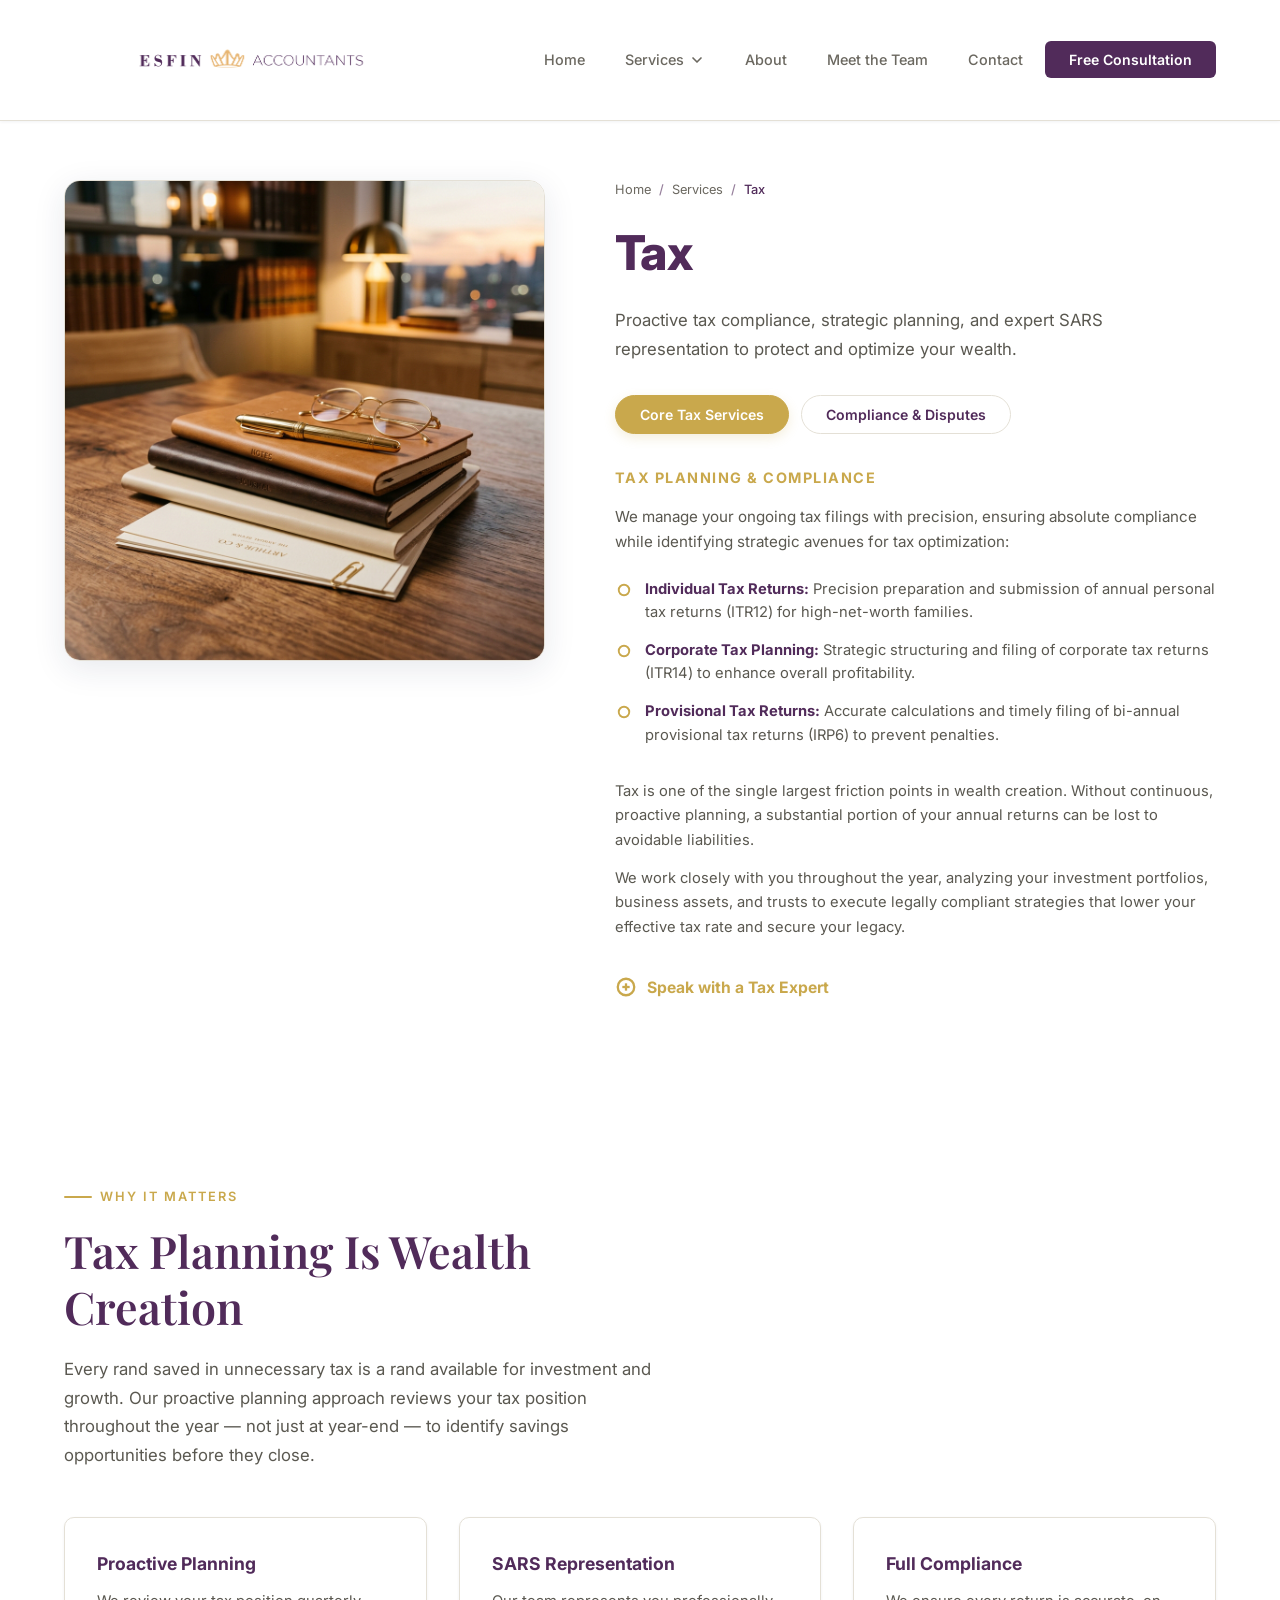
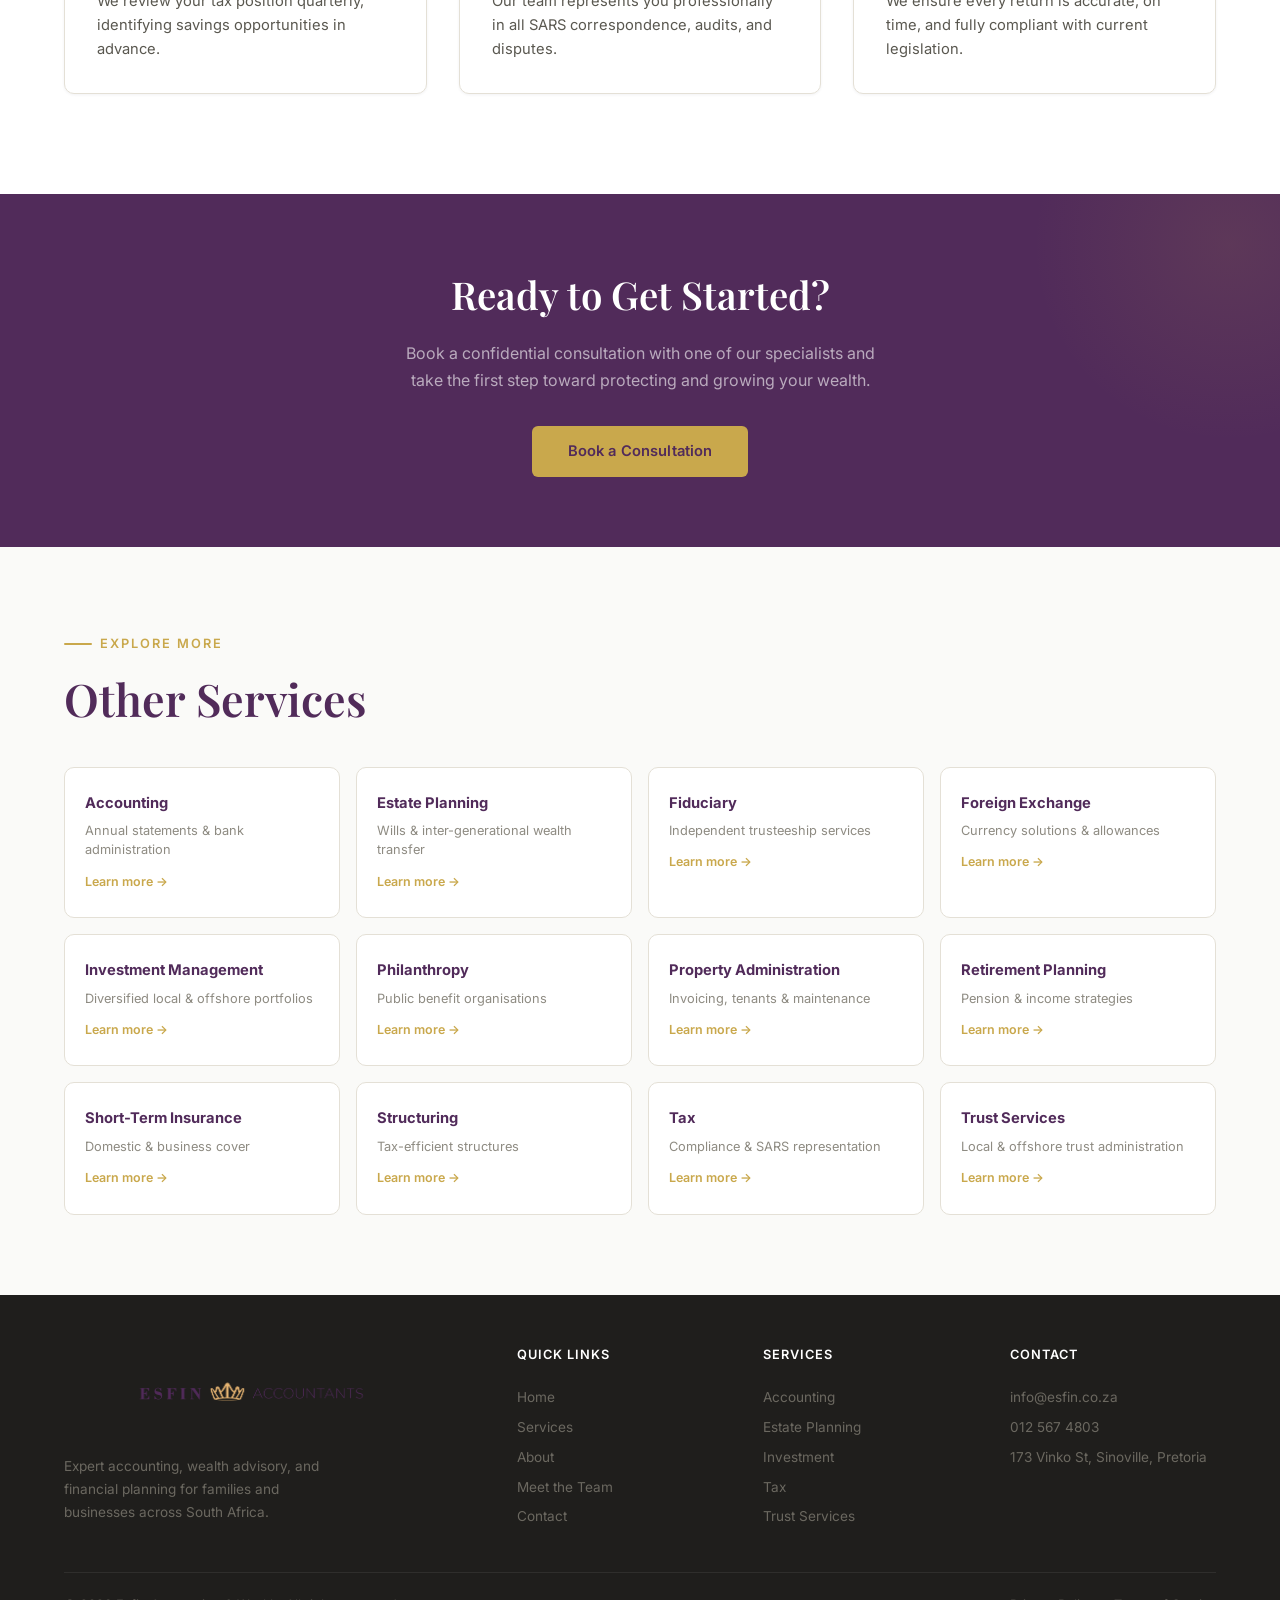
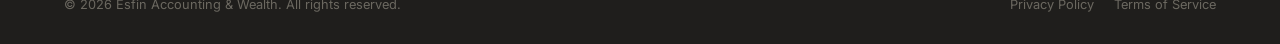
<file: services/tax.html>
<!DOCTYPE html>
<html lang="en">
<head>
  <meta charset="UTF-8"/>
  <meta name="viewport" content="width=device-width, initial-scale=1.0"/>
  <meta name="description" content="Tax — Esfin Accounting &amp; Wealth. Expert Tax services for families and businesses in South Africa."/>
  <title>Tax — Esfin Accounting &amp; Wealth</title>
  <link rel="stylesheet" href="service-template.css"/>
</head>
<body>

  <nav class="navbar" id="navbar">
    <div class="container">
      <a href="../index.html" class="nav-logo"><img src="../assets/logo.png" alt="Esfin Accountants" class="logo-img"></a>
      <ul class="nav-links" id="navLinks">
        <li><a href="../index.html" class="nav-link">Home</a></li>
        <li class="nav-item-dropdown">
          <a href="../index.html#services" class="nav-link nav-link-dropdown">Services
            <svg class="chevron" viewBox="0 0 24 24" fill="none" stroke="currentColor" stroke-width="2.5" stroke-linecap="round" stroke-linejoin="round"><polyline points="6 9 12 15 18 9"></polyline></svg>
          </a>
          <div class="dropdown-menu">
            <a href="accounting.html" class="dropdown-item"><div class="dd-text"><h4>Accounting</h4><p>Transactions, statements &amp; admin</p></div></a>
            <a href="estate-planning.html" class="dropdown-item"><div class="dd-text"><h4>Estate Planning</h4><p>Wills &amp; inheritance structures</p></div></a>
            <a href="fiduciary.html" class="dropdown-item"><div class="dd-text"><h4>Fiduciary</h4><p>Independent trusteeship</p></div></a>
            <a href="foreign-exchange.html" class="dropdown-item"><div class="dd-text"><h4>Foreign Exchange</h4><p>Currency solutions &amp; allowances</p></div></a>
            <a href="investment-management.html" class="dropdown-item"><div class="dd-text"><h4>Investment Management</h4><p>Diversified portfolios</p></div></a>
            <a href="philanthropy.html" class="dropdown-item"><div class="dd-text"><h4>Philanthropy</h4><p>Public benefit organisations</p></div></a>
            <a href="property-administration.html" class="dropdown-item"><div class="dd-text"><h4>Property Administration</h4><p>Invoicing, tenants &amp; maintenance</p></div></a>
            <a href="retirement-planning.html" class="dropdown-item"><div class="dd-text"><h4>Retirement Planning</h4><p>Pension &amp; income strategies</p></div></a>
            <a href="short-term-insurance.html" class="dropdown-item"><div class="dd-text"><h4>Short-Term Insurance</h4><p>Domestic &amp; business cover</p></div></a>
            <a href="structuring.html" class="dropdown-item"><div class="dd-text"><h4>Structuring</h4><p>Tax-efficient structures</p></div></a>
            <a href="tax.html" class="dropdown-item"><div class="dd-text"><h4>Tax</h4><p>Compliance &amp; planning</p></div></a>
            <a href="trust-services.html" class="dropdown-item"><div class="dd-text"><h4>Trust Services</h4><p>Local &amp; offshore trusts</p></div></a>
          </div>
        </li>
        <li><a href="../index.html#about" class="nav-link">About</a></li>
        <li><a href="../team.html" class="nav-link">Meet the Team</a></li>
        <li><a href="../index.html#contact" class="nav-link">Contact</a></li>
        <li><a href="../index.html#contact" class="nav-cta">Free Consultation</a></li>
      </ul>
      <button class="nav-toggle" id="navToggle"><span></span><span></span><span></span></button>
    </div>
  </nav>

  <section class="service-layout-section">
    <div class="container">
      <div class="service-layout-grid">
        <!-- Left Column: Image Card -->
        <div class="service-layout-left fade-up">
          <div class="service-image-container">
            <img src="../assets/service_accounting.png" alt="Tax Services" />
          </div>
        </div>
        
        <!-- Right Column: Content -->
        <div class="service-layout-right fade-up">
          <div class="breadcrumb">
            <a href="../index.html">Home</a><span class="sep">/</span><a href="../index.html#services">Services</a><span class="sep">/</span><span>Tax</span>
          </div>
          
          <h1 class="service-layout-title">Tax</h1>
          <p class="service-layout-intro">Proactive tax compliance, strategic planning, and expert SARS representation to protect and optimize your wealth.</p>
          
          <!-- Pill Selector Tabs -->
          <div class="sub-tab-selector">
            <button class="sub-tab-btn active" data-subtab="core">Core Tax Services</button>
            <button class="sub-tab-btn" data-subtab="compliance">Compliance &amp; Disputes</button>
          </div>
          
          <!-- Tab Content: Core Service -->
          <div class="sub-tab-content active" id="subtab-content-core">
            <h3 class="sub-tab-heading">Tax Planning &amp; Compliance</h3>
            <p class="sub-tab-intro-text">We manage your ongoing tax filings with precision, ensuring absolute compliance while identifying strategic avenues for tax optimization:</p>
            <ul class="feature-list-svg">
              <li>
                <svg viewBox="0 0 24 24" fill="none" stroke="currentColor" stroke-width="2.5"><circle cx="12" cy="12" r="7"></circle></svg>
                <span><span class="bold-bullet">Individual Tax Returns:</span> Precision preparation and submission of annual personal tax returns (ITR12) for high-net-worth families.</span>
              </li>
              <li>
                <svg viewBox="0 0 24 24" fill="none" stroke="currentColor" stroke-width="2.5"><circle cx="12" cy="12" r="7"></circle></svg>
                <span><span class="bold-bullet">Corporate Tax Planning:</span> Strategic structuring and filing of corporate tax returns (ITR14) to enhance overall profitability.</span>
              </li>
              <li>
                <svg viewBox="0 0 24 24" fill="none" stroke="currentColor" stroke-width="2.5"><circle cx="12" cy="12" r="7"></circle></svg>
                <span><span class="bold-bullet">Provisional Tax Returns:</span> Accurate calculations and timely filing of bi-annual provisional tax returns (IRP6) to prevent penalties.</span>
              </li>
            </ul>
          </div>

          <!-- Tab Content: Compliance & Support -->
          <div class="sub-tab-content" id="subtab-content-compliance">
            <h3 class="sub-tab-heading">SARS Disputes &amp; Specialized Audits</h3>
            <p class="sub-tab-intro-text">We act as your expert representative before SARS, resolving complex audits and securing corporate compliance clearances:</p>
            <ul class="feature-list-svg">
              <li>
                <svg viewBox="0 0 24 24" fill="none" stroke="currentColor" stroke-width="2.5"><circle cx="12" cy="12" r="7"></circle></svg>
                <span><span class="bold-bullet">SARS Audit Representation:</span> Meticulous audit preparation, compilation of required supporting documents, and professional dispute resolution.</span>
              </li>
              <li>
                <svg viewBox="0 0 24 24" fill="none" stroke="currentColor" stroke-width="2.5"><circle cx="12" cy="12" r="7"></circle></svg>
                <span><span class="bold-bullet">CGT &amp; Restructuring:</span> Capital Gains Tax optimization, corporate restructuring rollover relief applications, and asset transfers.</span>
              </li>
              <li>
                <svg viewBox="0 0 24 24" fill="none" stroke="currentColor" stroke-width="2.5"><circle cx="12" cy="12" r="7"></circle></svg>
                <span><span class="bold-bullet">Tax Clearance Services:</span> Fast-track processing of Tax Clearance Status (TCS) for foreign investments and good standing.</span>
              </li>
            </ul>
          </div>

          <div class="service-layout-extra-text">
            <p>Tax is one of the single largest friction points in wealth creation. Without continuous, proactive planning, a substantial portion of your annual returns can be lost to avoidable liabilities.</p>
            <p>We work closely with you throughout the year, analyzing your investment portfolios, business assets, and trusts to execute legally compliant strategies that lower your effective tax rate and secure your legacy.</p>
          </div>

          <!-- Pegasus Gold Circular Plus CTA Link -->
          <a href="../index.html#contact" class="btn-gold-plus-text">
            <svg viewBox="0 0 24 24" fill="none" stroke="currentColor" stroke-width="2.5"><circle cx="12" cy="12" r="9"></circle><line x1="12" y1="8" x2="12" y2="16"></line><line x1="8" y1="12" x2="16" y2="12"></line></svg>
            <span>Speak with a Tax Expert</span>
          </a>
        </div>
      </div>
    </div>
  </section>

  <section class="content-section">
    <div class="container">
      <div class="fade-up" style="max-width:600px;margin-bottom:0">
        <div class="section-label">Why It Matters</div>
        <h2 class="section-title">Tax Planning Is Wealth Creation</h2>
        <p class="section-body">Every rand saved in unnecessary tax is a rand available for investment and growth. Our proactive planning approach reviews your tax position throughout the year — not just at year-end — to identify savings opportunities before they close.</p>
      </div>
      <div class="detail-grid">
        <div class="detail-card fade-up"><h4>Proactive Planning</h4><p>We review your tax position quarterly, identifying savings opportunities in advance.</p></div>
        <div class="detail-card fade-up"><h4>SARS Representation</h4><p>Our team represents you professionally in all SARS correspondence, audits, and disputes.</p></div>
        <div class="detail-card fade-up"><h4>Full Compliance</h4><p>We ensure every return is accurate, on time, and fully compliant with current legislation.</p></div>
      </div>
    </div>
  </section>

  <section class="cta-strip">
    <div class="container fade-up">
      <h2>Ready to Get Started?</h2>
      <p>Book a confidential consultation with one of our specialists and take the first step toward protecting and growing your wealth.</p>
      <a href="../index.html#contact" class="btn-gold">Book a Consultation</a>
    </div>
  </section>

  <section class="other-services">
    <div class="container">
      <div class="section-label">Explore More</div>
      <h2 class="section-title">Other Services</h2>
      <div class="other-services-grid">
        <a href="accounting.html" class="other-card"><h4>Accounting</h4><p>Annual statements &amp; bank administration</p><span class="arrow">Learn more →</span></a>
        <a href="estate-planning.html" class="other-card"><h4>Estate Planning</h4><p>Wills &amp; inter-generational wealth transfer</p><span class="arrow">Learn more →</span></a>
        <a href="fiduciary.html" class="other-card"><h4>Fiduciary</h4><p>Independent trusteeship services</p><span class="arrow">Learn more →</span></a>
        <a href="foreign-exchange.html" class="other-card"><h4>Foreign Exchange</h4><p>Currency solutions &amp; allowances</p><span class="arrow">Learn more →</span></a>
        <a href="investment-management.html" class="other-card"><h4>Investment Management</h4><p>Diversified local &amp; offshore portfolios</p><span class="arrow">Learn more →</span></a>
        <a href="philanthropy.html" class="other-card"><h4>Philanthropy</h4><p>Public benefit organisations</p><span class="arrow">Learn more →</span></a>
        <a href="property-administration.html" class="other-card"><h4>Property Administration</h4><p>Invoicing, tenants &amp; maintenance</p><span class="arrow">Learn more →</span></a>
        <a href="retirement-planning.html" class="other-card"><h4>Retirement Planning</h4><p>Pension &amp; income strategies</p><span class="arrow">Learn more →</span></a>
        <a href="short-term-insurance.html" class="other-card"><h4>Short-Term Insurance</h4><p>Domestic &amp; business cover</p><span class="arrow">Learn more →</span></a>
        <a href="structuring.html" class="other-card"><h4>Structuring</h4><p>Tax-efficient structures</p><span class="arrow">Learn more →</span></a>
        <a href="tax.html" class="other-card"><h4>Tax</h4><p>Compliance &amp; SARS representation</p><span class="arrow">Learn more →</span></a>
        <a href="trust-services.html" class="other-card"><h4>Trust Services</h4><p>Local &amp; offshore trust administration</p><span class="arrow">Learn more →</span></a>
      </div>
    </div>
  </section>

  <footer class="footer">
    <div class="container">
      <div class="footer-grid">
        <div class="footer-brand">
          <a href="../index.html" class="nav-logo"><img src="../assets/logo.png" alt="Esfin Accountants" class="logo-img"></a>
          <p>Expert accounting, wealth advisory, and financial planning for families and businesses across South Africa.</p>
        </div>
        <div class="footer-col"><h4>Quick Links</h4><a href="../index.html">Home</a><a href="../index.html#services">Services</a><a href="../index.html#about">About</a><a href="../team.html">Meet the Team</a><a href="../index.html#contact">Contact</a></div>
        <div class="footer-col"><h4>Services</h4><a href="accounting.html">Accounting</a><a href="estate-planning.html">Estate Planning</a><a href="investment-management.html">Investment</a><a href="tax.html">Tax</a><a href="trust-services.html">Trust Services</a></div>
        <div class="footer-col"><h4>Contact</h4><a href="mailto:info@esfin.co.za">info@esfin.co.za</a><a href="tel:0125674803">012 567 4803</a><a href="https://maps.google.com/?q=173+Vinko+St,+Sinoville,+Pretoria,+0182" target="_blank" rel="noopener noreferrer">173 Vinko St, Sinoville, Pretoria</a></div>
      </div>
      <div class="footer-bottom">
        <p>&copy; 2026 Esfin Accounting &amp; Wealth. All rights reserved.</p>
        <div class="footer-bottom-links"><a href="#">Privacy Policy</a><a href="#">Terms of Service</a></div>
      </div>
    </div>
  </footer>

  <script src="service.js"></script>
</body>
</html>
</file>
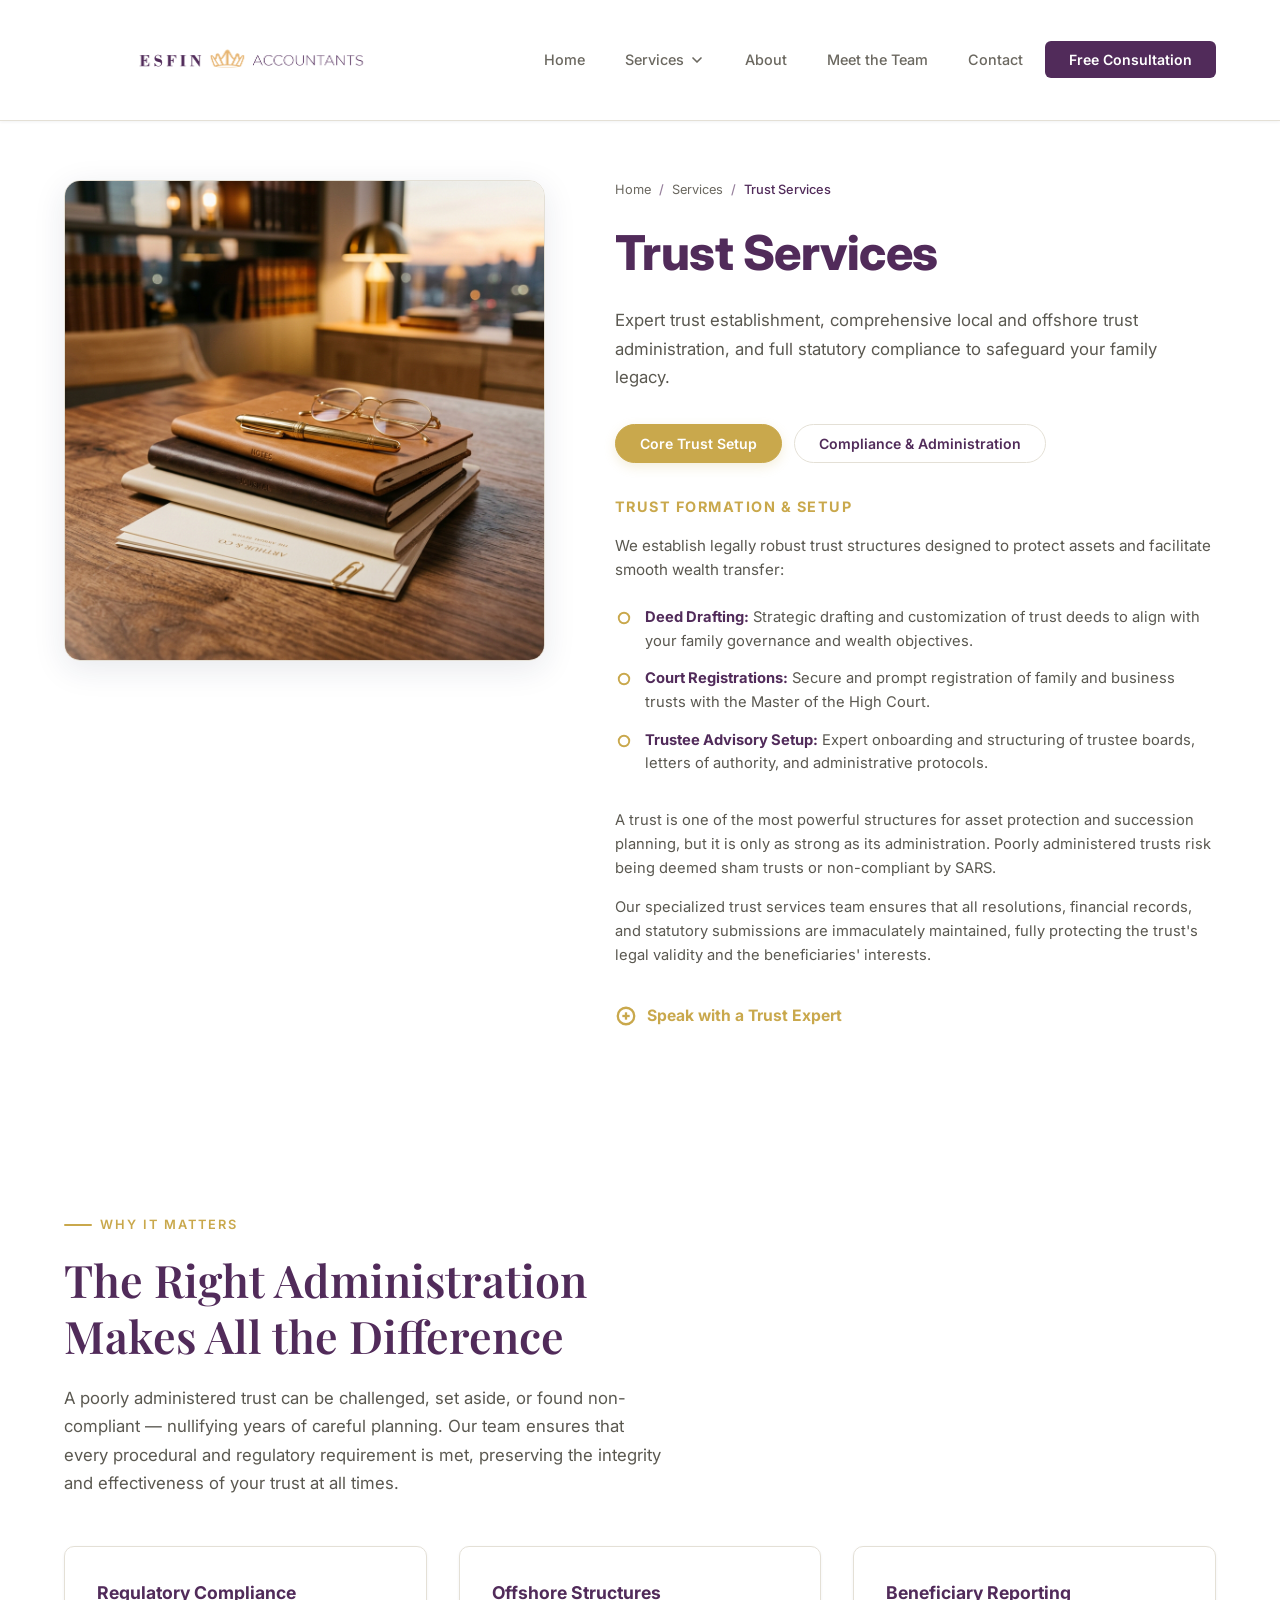
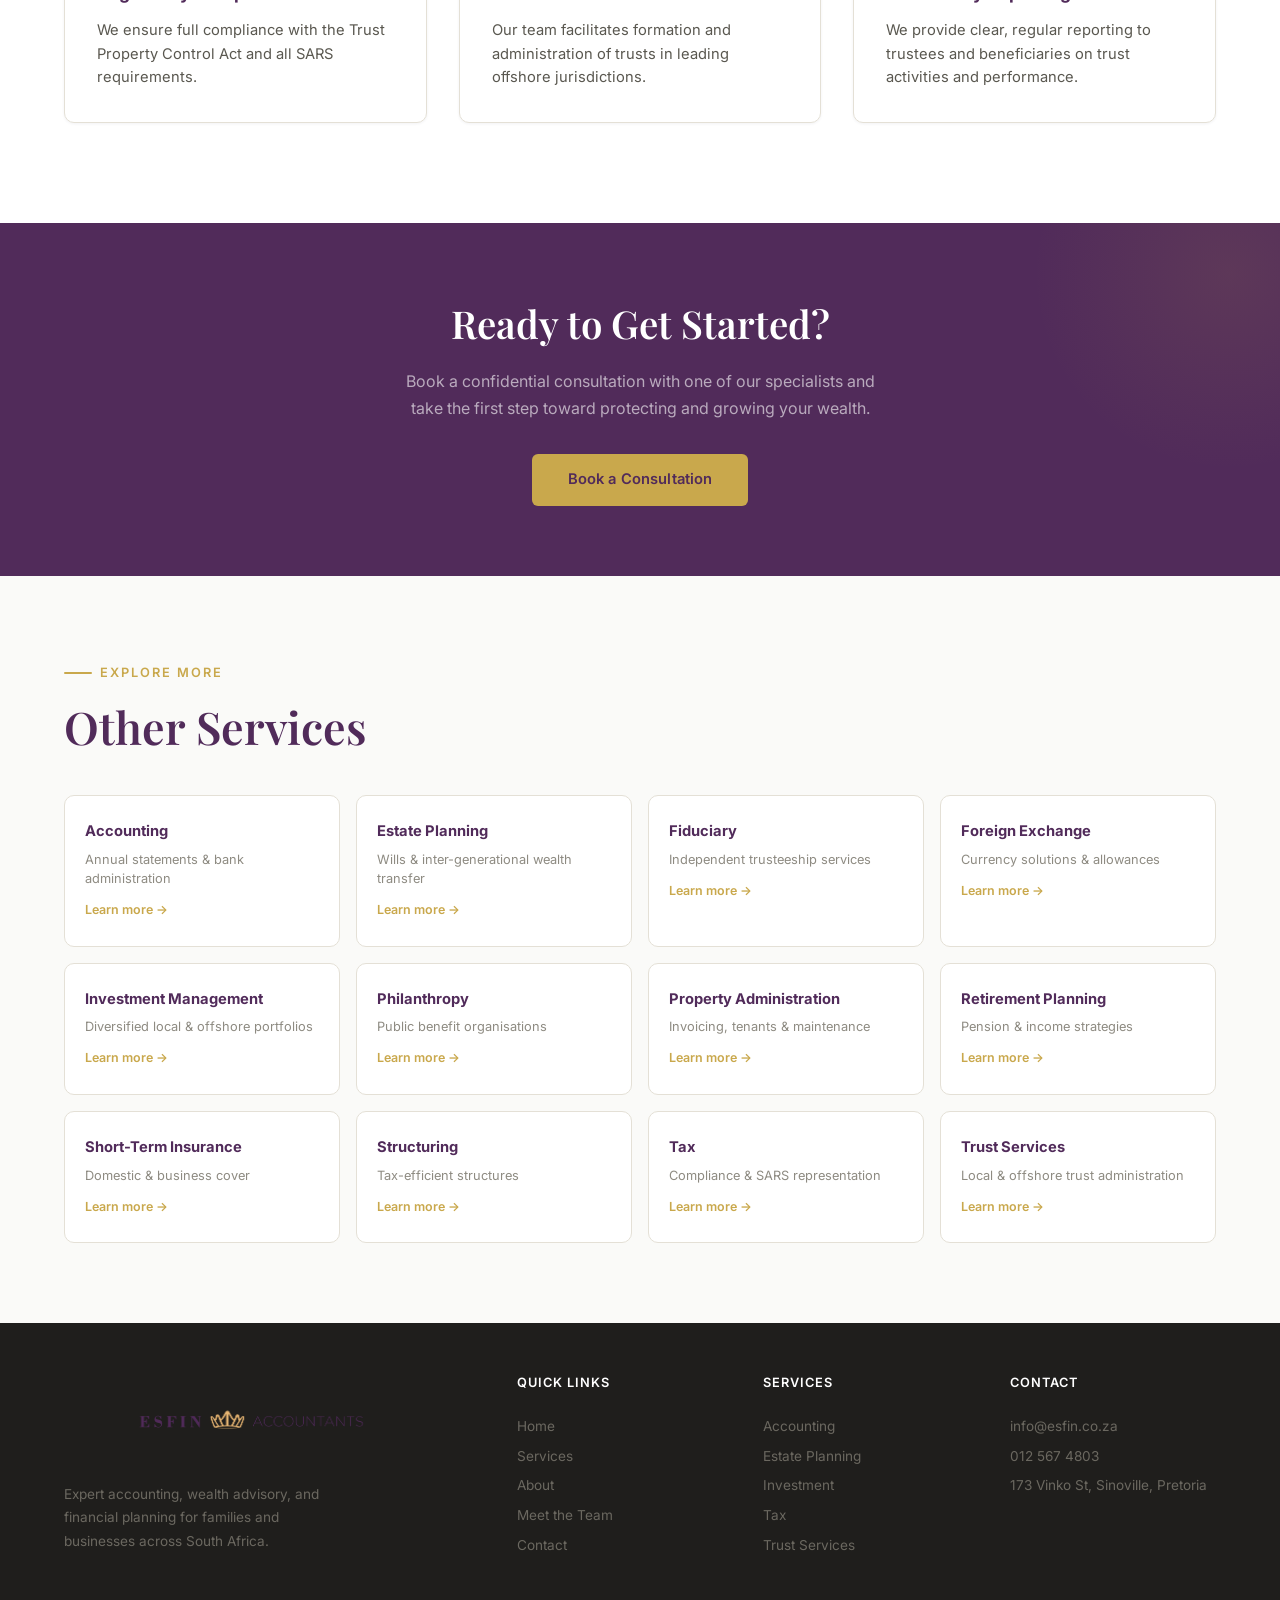
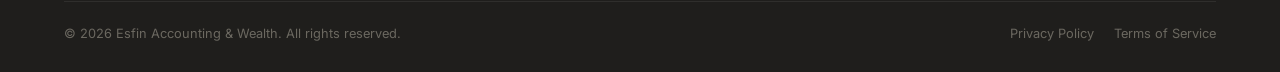
<file: services/trust-services.html>
<!DOCTYPE html>
<html lang="en">
<head>
  <meta charset="UTF-8"/>
  <meta name="viewport" content="width=device-width, initial-scale=1.0"/>
  <meta name="description" content="Trust Services — Esfin Accounting &amp; Wealth. Expert Trust Services services for families and businesses in South Africa."/>
  <title>Trust Services — Esfin Accounting &amp; Wealth</title>
  <link rel="stylesheet" href="service-template.css"/>
</head>
<body>

  <nav class="navbar" id="navbar">
    <div class="container">
      <a href="../index.html" class="nav-logo"><img src="../assets/logo.png" alt="Esfin Accountants" class="logo-img"></a>
      <ul class="nav-links" id="navLinks">
        <li><a href="../index.html" class="nav-link">Home</a></li>
        <li class="nav-item-dropdown">
          <a href="../index.html#services" class="nav-link nav-link-dropdown">Services
            <svg class="chevron" viewBox="0 0 24 24" fill="none" stroke="currentColor" stroke-width="2.5" stroke-linecap="round" stroke-linejoin="round"><polyline points="6 9 12 15 18 9"></polyline></svg>
          </a>
          <div class="dropdown-menu">
            <a href="accounting.html" class="dropdown-item"><div class="dd-text"><h4>Accounting</h4><p>Transactions, statements &amp; admin</p></div></a>
            <a href="estate-planning.html" class="dropdown-item"><div class="dd-text"><h4>Estate Planning</h4><p>Wills &amp; inheritance structures</p></div></a>
            <a href="fiduciary.html" class="dropdown-item"><div class="dd-text"><h4>Fiduciary</h4><p>Independent trusteeship</p></div></a>
            <a href="foreign-exchange.html" class="dropdown-item"><div class="dd-text"><h4>Foreign Exchange</h4><p>Currency solutions &amp; allowances</p></div></a>
            <a href="investment-management.html" class="dropdown-item"><div class="dd-text"><h4>Investment Management</h4><p>Diversified portfolios</p></div></a>
            <a href="philanthropy.html" class="dropdown-item"><div class="dd-text"><h4>Philanthropy</h4><p>Public benefit organisations</p></div></a>
            <a href="property-administration.html" class="dropdown-item"><div class="dd-text"><h4>Property Administration</h4><p>Invoicing, tenants &amp; maintenance</p></div></a>
            <a href="retirement-planning.html" class="dropdown-item"><div class="dd-text"><h4>Retirement Planning</h4><p>Pension &amp; income strategies</p></div></a>
            <a href="short-term-insurance.html" class="dropdown-item"><div class="dd-text"><h4>Short-Term Insurance</h4><p>Domestic &amp; business cover</p></div></a>
            <a href="structuring.html" class="dropdown-item"><div class="dd-text"><h4>Structuring</h4><p>Tax-efficient structures</p></div></a>
            <a href="tax.html" class="dropdown-item"><div class="dd-text"><h4>Tax</h4><p>Compliance &amp; planning</p></div></a>
            <a href="trust-services.html" class="dropdown-item"><div class="dd-text"><h4>Trust Services</h4><p>Local &amp; offshore trusts</p></div></a>
          </div>
        </li>
        <li><a href="../index.html#about" class="nav-link">About</a></li>
        <li><a href="../team.html" class="nav-link">Meet the Team</a></li>
        <li><a href="../index.html#contact" class="nav-link">Contact</a></li>
        <li><a href="../index.html#contact" class="nav-cta">Free Consultation</a></li>
      </ul>
      <button class="nav-toggle" id="navToggle"><span></span><span></span><span></span></button>
    </div>
  </nav>

  <section class="service-layout-section">
    <div class="container">
      <div class="service-layout-grid">
        <!-- Left Column: Image Card -->
        <div class="service-layout-left fade-up">
          <div class="service-image-container">
            <img src="../assets/service_accounting.png" alt="Trust Services" />
          </div>
        </div>
        
        <!-- Right Column: Content -->
        <div class="service-layout-right fade-up">
          <div class="breadcrumb">
            <a href="../index.html">Home</a><span class="sep">/</span><a href="../index.html#services">Services</a><span class="sep">/</span><span>Trust Services</span>
          </div>
          
          <h1 class="service-layout-title">Trust Services</h1>
          <p class="service-layout-intro">Expert trust establishment, comprehensive local and offshore trust administration, and full statutory compliance to safeguard your family legacy.</p>
          
          <!-- Pill Selector Tabs -->
          <div class="sub-tab-selector">
            <button class="sub-tab-btn active" data-subtab="core">Core Trust Setup</button>
            <button class="sub-tab-btn" data-subtab="compliance">Compliance &amp; Administration</button>
          </div>
          
          <!-- Tab Content: Core Service -->
          <div class="sub-tab-content active" id="subtab-content-core">
            <h3 class="sub-tab-heading">Trust Formation &amp; Setup</h3>
            <p class="sub-tab-intro-text">We establish legally robust trust structures designed to protect assets and facilitate smooth wealth transfer:</p>
            <ul class="feature-list-svg">
              <li>
                <svg viewBox="0 0 24 24" fill="none" stroke="currentColor" stroke-width="2.5"><circle cx="12" cy="12" r="7"></circle></svg>
                <span><span class="bold-bullet">Deed Drafting:</span> Strategic drafting and customization of trust deeds to align with your family governance and wealth objectives.</span>
              </li>
              <li>
                <svg viewBox="0 0 24 24" fill="none" stroke="currentColor" stroke-width="2.5"><circle cx="12" cy="12" r="7"></circle></svg>
                <span><span class="bold-bullet">Court Registrations:</span> Secure and prompt registration of family and business trusts with the Master of the High Court.</span>
              </li>
              <li>
                <svg viewBox="0 0 24 24" fill="none" stroke="currentColor" stroke-width="2.5"><circle cx="12" cy="12" r="7"></circle></svg>
                <span><span class="bold-bullet">Trustee Advisory Setup:</span> Expert onboarding and structuring of trustee boards, letters of authority, and administrative protocols.</span>
              </li>
            </ul>
          </div>

          <!-- Tab Content: Compliance & Support -->
          <div class="sub-tab-content" id="subtab-content-compliance">
            <h3 class="sub-tab-heading">Trust Administration &amp; Compliance</h3>
            <p class="sub-tab-intro-text">We maintain the operational and legal integrity of your trust with rigorous compliance and administrative services:</p>
            <ul class="feature-list-svg">
              <li>
                <svg viewBox="0 0 24 24" fill="none" stroke="currentColor" stroke-width="2.5"><circle cx="12" cy="12" r="7"></circle></svg>
                <span><span class="bold-bullet">SARS Registrations:</span> Fast-track trust registration with SARS for Income Tax, provisional tax, and VAT compliance.</span>
              </li>
              <li>
                <svg viewBox="0 0 24 24" fill="none" stroke="currentColor" stroke-width="2.5"><circle cx="12" cy="12" r="7"></circle></svg>
                <span><span class="bold-bullet">Annual Tax Returns:</span> Preparation and submission of annual trust income tax returns (IT12TR) in absolute alignment with tax laws.</span>
              </li>
              <li>
                <svg viewBox="0 0 24 24" fill="none" stroke="currentColor" stroke-width="2.5"><circle cx="12" cy="12" r="7"></circle></svg>
                <span><span class="bold-bullet">Bookkeeping &amp; Registry:</span> Comprehensive trust bookkeeping, financial statements preparation, and trust asset registry tracking.</span>
              </li>
            </ul>
          </div>

          <div class="service-layout-extra-text">
            <p>A trust is one of the most powerful structures for asset protection and succession planning, but it is only as strong as its administration. Poorly administered trusts risk being deemed sham trusts or non-compliant by SARS.</p>
            <p>Our specialized trust services team ensures that all resolutions, financial records, and statutory submissions are immaculately maintained, fully protecting the trust's legal validity and the beneficiaries' interests.</p>
          </div>

          <!-- Pegasus Gold Circular Plus CTA Link -->
          <a href="../index.html#contact" class="btn-gold-plus-text">
            <svg viewBox="0 0 24 24" fill="none" stroke="currentColor" stroke-width="2.5"><circle cx="12" cy="12" r="9"></circle><line x1="12" y1="8" x2="12" y2="16"></line><line x1="8" y1="12" x2="16" y2="12"></line></svg>
            <span>Speak with a Trust Expert</span>
          </a>
        </div>
      </div>
    </div>
  </section>

  <section class="content-section">
    <div class="container">
      <div class="fade-up" style="max-width:600px;margin-bottom:0">
        <div class="section-label">Why It Matters</div>
        <h2 class="section-title">The Right Administration Makes All the Difference</h2>
        <p class="section-body">A poorly administered trust can be challenged, set aside, or found non-compliant — nullifying years of careful planning. Our team ensures that every procedural and regulatory requirement is met, preserving the integrity and effectiveness of your trust at all times.</p>
      </div>
      <div class="detail-grid">
        <div class="detail-card fade-up"><h4>Regulatory Compliance</h4><p>We ensure full compliance with the Trust Property Control Act and all SARS requirements.</p></div>
        <div class="detail-card fade-up"><h4>Offshore Structures</h4><p>Our team facilitates formation and administration of trusts in leading offshore jurisdictions.</p></div>
        <div class="detail-card fade-up"><h4>Beneficiary Reporting</h4><p>We provide clear, regular reporting to trustees and beneficiaries on trust activities and performance.</p></div>
      </div>
    </div>
  </section>

  <section class="cta-strip">
    <div class="container fade-up">
      <h2>Ready to Get Started?</h2>
      <p>Book a confidential consultation with one of our specialists and take the first step toward protecting and growing your wealth.</p>
      <a href="../index.html#contact" class="btn-gold">Book a Consultation</a>
    </div>
  </section>

  <section class="other-services">
    <div class="container">
      <div class="section-label">Explore More</div>
      <h2 class="section-title">Other Services</h2>
      <div class="other-services-grid">
        <a href="accounting.html" class="other-card"><h4>Accounting</h4><p>Annual statements &amp; bank administration</p><span class="arrow">Learn more →</span></a>
        <a href="estate-planning.html" class="other-card"><h4>Estate Planning</h4><p>Wills &amp; inter-generational wealth transfer</p><span class="arrow">Learn more →</span></a>
        <a href="fiduciary.html" class="other-card"><h4>Fiduciary</h4><p>Independent trusteeship services</p><span class="arrow">Learn more →</span></a>
        <a href="foreign-exchange.html" class="other-card"><h4>Foreign Exchange</h4><p>Currency solutions &amp; allowances</p><span class="arrow">Learn more →</span></a>
        <a href="investment-management.html" class="other-card"><h4>Investment Management</h4><p>Diversified local &amp; offshore portfolios</p><span class="arrow">Learn more →</span></a>
        <a href="philanthropy.html" class="other-card"><h4>Philanthropy</h4><p>Public benefit organisations</p><span class="arrow">Learn more →</span></a>
        <a href="property-administration.html" class="other-card"><h4>Property Administration</h4><p>Invoicing, tenants &amp; maintenance</p><span class="arrow">Learn more →</span></a>
        <a href="retirement-planning.html" class="other-card"><h4>Retirement Planning</h4><p>Pension &amp; income strategies</p><span class="arrow">Learn more →</span></a>
        <a href="short-term-insurance.html" class="other-card"><h4>Short-Term Insurance</h4><p>Domestic &amp; business cover</p><span class="arrow">Learn more →</span></a>
        <a href="structuring.html" class="other-card"><h4>Structuring</h4><p>Tax-efficient structures</p><span class="arrow">Learn more →</span></a>
        <a href="tax.html" class="other-card"><h4>Tax</h4><p>Compliance &amp; SARS representation</p><span class="arrow">Learn more →</span></a>
        <a href="trust-services.html" class="other-card"><h4>Trust Services</h4><p>Local &amp; offshore trust administration</p><span class="arrow">Learn more →</span></a>
      </div>
    </div>
  </section>

  <footer class="footer">
    <div class="container">
      <div class="footer-grid">
        <div class="footer-brand">
          <a href="../index.html" class="nav-logo"><img src="../assets/logo.png" alt="Esfin Accountants" class="logo-img"></a>
          <p>Expert accounting, wealth advisory, and financial planning for families and businesses across South Africa.</p>
        </div>
        <div class="footer-col"><h4>Quick Links</h4><a href="../index.html">Home</a><a href="../index.html#services">Services</a><a href="../index.html#about">About</a><a href="../team.html">Meet the Team</a><a href="../index.html#contact">Contact</a></div>
        <div class="footer-col"><h4>Services</h4><a href="accounting.html">Accounting</a><a href="estate-planning.html">Estate Planning</a><a href="investment-management.html">Investment</a><a href="tax.html">Tax</a><a href="trust-services.html">Trust Services</a></div>
        <div class="footer-col"><h4>Contact</h4><a href="mailto:info@esfin.co.za">info@esfin.co.za</a><a href="tel:0125674803">012 567 4803</a><a href="https://maps.google.com/?q=173+Vinko+St,+Sinoville,+Pretoria,+0182" target="_blank" rel="noopener noreferrer">173 Vinko St, Sinoville, Pretoria</a></div>
      </div>
      <div class="footer-bottom">
        <p>&copy; 2026 Esfin Accounting &amp; Wealth. All rights reserved.</p>
        <div class="footer-bottom-links"><a href="#">Privacy Policy</a><a href="#">Terms of Service</a></div>
      </div>
    </div>
  </footer>

  <script src="service.js"></script>
</body>
</html>
</file>
<file: styles.css>
/* ============================================
   ESFIN ACCOUNTING & WEALTH — Design System
   ============================================ */

/* ---------- Google Fonts ---------- */
@import url('https://fonts.googleapis.com/css2?family=Inter:wght@300;400;500;600;700;800&family=Playfair+Display:wght@400;500;600;700&display=swap');

/* ---------- CSS Custom Properties ---------- */
:root {
  /* Colors */
  --color-primary: #512B5A;
  --color-primary-light: #6E3F78;
  --color-primary-dark: #371C3D;
  --color-accent: #C9A84C;
  --color-accent-light: #D9BC72;
  --color-accent-dark: #A8862A;

  --color-white: #FFFFFF;
  --color-off-white: #FAFAF8;
  --color-gray-50: #F5F4F0;
  --color-gray-100: #ECEAE4;
  --color-gray-200: #D8D4CA;
  --color-gray-300: #B4B0A6;
  --color-gray-400: #8E8B82;
  --color-gray-500: #6B6860;
  --color-gray-600: #4A4840;
  --color-gray-700: #343230;
  --color-gray-800: #1F1E1C;
  --color-text: #1E1D1A;
  --color-text-secondary: #5A5850;
  --color-border: #E4E0D6;

  /* Typography */
  --font-sans: 'Inter', -apple-system, BlinkMacSystemFont, sans-serif;
  --font-serif: 'Playfair Display', Georgia, serif;

  /* Spacing */
  --section-padding: 100px 0;
  --container-width: 1200px;
  --container-padding: 0 24px;

  /* Shadows */
  --shadow-sm: 0 1px 3px rgba(27, 42, 74, 0.06);
  --shadow-md: 0 4px 16px rgba(27, 42, 74, 0.08);
  --shadow-lg: 0 8px 32px rgba(27, 42, 74, 0.10);
  --shadow-xl: 0 16px 48px rgba(27, 42, 74, 0.12);
  --shadow-card: 0 1px 4px rgba(27, 42, 74, 0.04);
  --shadow-card-hover: 0 12px 36px rgba(27, 42, 74, 0.10);

  /* Transitions */
  --transition-fast: 0.2s cubic-bezier(0.4, 0, 0.2, 1);
  --transition-base: 0.3s cubic-bezier(0.4, 0, 0.2, 1);
  --transition-smooth: 0.5s cubic-bezier(0.4, 0, 0.2, 1);

  /* Border Radius */
  --radius-sm: 6px;
  --radius-md: 10px;
  --radius-lg: 16px;
  --radius-xl: 24px;
}

/* ---------- Reset & Base ---------- */
*,
*::before,
*::after {
  margin: 0;
  padding: 0;
  box-sizing: border-box;
}

html {
  scroll-behavior: smooth;
  font-size: 16px;
}

body {
  font-family: var(--font-sans);
  color: var(--color-text);
  background: var(--color-white);
  line-height: 1.6;
  -webkit-font-smoothing: antialiased;
  -moz-osx-font-smoothing: grayscale;
  overflow-x: hidden;
}

a {
  text-decoration: none;
  color: inherit;
}

ul, ol {
  list-style: none;
}

img {
  max-width: 100%;
  display: block;
}

button {
  cursor: pointer;
  border: none;
  background: none;
  font-family: inherit;
}

/* ---------- Container ---------- */
.container {
  max-width: var(--container-width);
  margin: 0 auto;
  padding: var(--container-padding);
}

/* ---------- Section Label ---------- */
.section-label {
  display: inline-flex;
  align-items: center;
  gap: 8px;
  font-size: 0.8rem;
  font-weight: 600;
  text-transform: uppercase;
  letter-spacing: 2px;
  color: var(--color-accent);
  margin-bottom: 16px;
}

.section-label::before {
  content: '';
  width: 28px;
  height: 2px;
  background: var(--color-accent);
  border-radius: 1px;
}

.section-title {
  font-family: var(--font-serif);
  font-size: clamp(2rem, 4vw, 2.8rem);
  font-weight: 600;
  color: var(--color-primary);
  line-height: 1.25;
  margin-bottom: 20px;
}

.section-subtitle {
  font-size: 1.05rem;
  color: var(--color-text-secondary);
  line-height: 1.7;
  max-width: 600px;
}

/* ============================================
   NAVIGATION
   ============================================ */
/* Brand Tag Bar */
.brand-tagbar {
  position: fixed;
  top: 0;
  left: 0;
  right: 0;
  z-index: 1001;
  background: var(--color-primary);
  display: flex;
  align-items: center;
  justify-content: center;
  gap: 14px;
  padding: 6px 20px;
  height: 32px;
}

.brand-tag {
  font-size: 0.68rem;
  font-weight: 600;
  letter-spacing: 0.12em;
  text-transform: uppercase;
  color: rgba(255, 255, 255, 0.75);
}

.brand-tag-divider {
  color: rgba(255, 255, 255, 0.3);
  font-size: 0.75rem;
}

.navbar {
  position: fixed;
  top: 32px;
  left: 0;
  right: 0;
  z-index: 1000;
  background: var(--color-white);
  border-bottom: 1px solid var(--color-border);
  box-shadow: var(--shadow-sm);
  transition: var(--transition-base);
}

.navbar .container {
  display: flex;
  align-items: center;
  justify-content: space-between;
  height: 120px;
  max-width: 100%;
  padding-left: 5%;
  padding-right: 5%;
}

/* Logo */
.nav-logo {
  display: flex;
  align-items: center;
}

.nav-logo .logo-img {
  height: 78px;
  width: auto;
  display: block;
}

/* Nav Links */
.nav-links {
  display: flex;
  align-items: center;
  gap: 4px;
}

.nav-link {
  position: relative;
  padding: 10px 18px;
  font-size: 0.9rem;
  font-weight: 500;
  color: var(--color-gray-600);
  transition: var(--transition-fast);
  border-radius: var(--radius-sm);
}

.nav-link:hover {
  color: var(--color-primary);
  background: var(--color-gray-50);
}

.nav-link.active {
  color: var(--color-primary);
}

/* Services Dropdown */
.nav-item-dropdown {
  position: relative;
}

.nav-link-dropdown {
  display: flex;
  align-items: center;
  gap: 5px;
}

.nav-link-dropdown .chevron {
  width: 16px;
  height: 16px;
  transition: var(--transition-fast);
}

.dropdown-menu {
  position: absolute;
  top: calc(100% + 8px);
  left: 50%;
  width: 680px;
  background: var(--color-white);
  border: 1px solid var(--color-border);
  border-radius: var(--radius-lg);
  box-shadow: var(--shadow-xl);
  padding: 24px;
  display: grid;
  grid-template-columns: repeat(3, 1fr);
  gap: 4px;
  opacity: 0;
  visibility: hidden;
  transform: translateX(-50%) translateY(10px);
  transition: var(--transition-base);
  pointer-events: none;
}

/* Hover-driven reveal only applies where a real hover input exists —
   scoped to min-width so its higher-specificity transform can never
   fight the mobile layout's transform:none reset below. */
@media (min-width: 769px) {
  .nav-item-dropdown:hover .chevron {
    transform: rotate(180deg);
  }

  .nav-item-dropdown:hover .dropdown-menu {
    opacity: 1;
    visibility: visible;
    transform: translateX(-50%) translateY(0);
    pointer-events: all;
  }
}

/* Invisible bridge to prevent gap issues */
.nav-item-dropdown::after {
  content: '';
  position: absolute;
  top: 100%;
  left: 0;
  right: 0;
  height: 12px;
}

.dropdown-item {
  display: flex;
  align-items: flex-start;
  gap: 12px;
  padding: 12px 14px;
  border-radius: var(--radius-md);
  transition: var(--transition-fast);
}

.dropdown-item:hover {
  background: var(--color-gray-50);
}

.dropdown-item .dd-icon {
  width: 36px;
  height: 36px;
  min-width: 36px;
  background: var(--color-off-white);
  border: 1px solid var(--color-border);
  border-radius: var(--radius-sm);
  display: flex;
  align-items: center;
  justify-content: center;
  font-size: 1rem;
  transition: var(--transition-fast);
}

.dropdown-item:hover .dd-icon {
  background: var(--color-primary);
  border-color: var(--color-primary);
  color: white;
}

.dropdown-item .dd-text h4 {
  font-size: 0.85rem;
  font-weight: 600;
  color: var(--color-primary);
  margin-bottom: 2px;
}

.dropdown-item .dd-text p {
  font-size: 0.75rem;
  color: var(--color-gray-400);
  line-height: 1.4;
}

/* CTA Button in Nav */
.nav-cta {
  padding: 10px 24px;
  background: var(--color-primary);
  color: var(--color-white);
  font-size: 0.88rem;
  font-weight: 600;
  border-radius: var(--radius-sm);
  transition: var(--transition-base);
  letter-spacing: 0.01em;
}

.nav-cta:hover {
  background: var(--color-primary-light);
  box-shadow: var(--shadow-md);
  transform: translateY(-1px);
}

/* Mobile Menu Toggle */
.nav-toggle {
  display: none;
  flex-direction: column;
  gap: 5px;
  padding: 8px;
}

.nav-toggle span {
  width: 24px;
  height: 2px;
  background: var(--color-primary);
  border-radius: 2px;
  transition: var(--transition-base);
}

/* ============================================
   HERO SECTION — Full-width dark blue
   ============================================ */
.hero {
  position: relative;
  min-height: 82vh;
  background: linear-gradient(rgba(15, 27, 51, 0.65), rgba(15, 27, 51, 0.65)), url('assets/hero-team.jpg') no-repeat center 25% / cover;
  display: flex;
  flex-direction: column;
  justify-content: center;
  overflow: hidden;
}

/* Abstract decorative orbs */
.hero-orb {
  display: none;
  position: absolute;
  border-radius: 50%;
  pointer-events: none;
}

.hero-orb-1 {
  width: 700px;
  height: 700px;
  bottom: -200px;
  right: -100px;
  background: radial-gradient(circle, rgba(50, 70, 160, 0.7) 0%, rgba(55, 75, 150, 0.3) 40%, transparent 70%);
}

.hero-orb-2 {
  width: 500px;
  height: 500px;
  bottom: -100px;
  right: 50px;
  background: radial-gradient(circle, rgba(65, 85, 180, 0.5) 0%, rgba(60, 80, 170, 0.2) 40%, transparent 70%);
}

.hero-orb-3 {
  width: 350px;
  height: 350px;
  top: 10%;
  right: 15%;
  background: radial-gradient(circle, rgba(201, 168, 76, 0.15) 0%, transparent 60%);
}

.hero-container {
  position: relative;
  z-index: 2;
  display: flex;
  flex-direction: column;
  justify-content: center;
  min-height: 82vh;
  padding-top: 177px;
  padding-bottom: 30px;
}

/* Centered headline area */
.hero-center {
  flex: 1;
  display: flex;
  flex-direction: column;
  align-items: center;
  justify-content: center;
  text-align: center;
}

.hero-title {
  font-family: var(--font-serif);
  font-size: clamp(2.6rem, 5.5vw, 4rem);
  font-weight: 500;
  color: #fff;
  line-height: 1.18;
  margin-bottom: 25px;
  letter-spacing: -0.5px;
  max-width: 980px;
}

.hero-title .highlight {
  font-style: italic;
  color: var(--color-accent);
}

/* Hero CTA button */
.btn-hero {
  display: inline-flex;
  align-items: center;
  justify-content: center;
  padding: 14px 36px;
  background: var(--color-accent);
  color: var(--color-primary-dark);
  font-size: 0.92rem;
  font-weight: 600;
  border-radius: 100px;
  transition: var(--transition-base);
  letter-spacing: 0.01em;
}

.btn-hero:hover {
  background: var(--color-accent-light);
  box-shadow: 0 8px 30px rgba(201, 168, 76, 0.35);
  transform: translateY(-2px) scale(1.02);
}

/* Bottom bar */
.hero-bottom {
  display: flex;
  justify-content: space-between;
  align-items: flex-end;
  gap: 40px;
  margin-top: auto;
  padding-top: 30px;
}

.hero-bottom-left {
  flex-shrink: 0;
}

.hero-avatar-badge {
  display: flex;
  align-items: center;
  gap: 12px;
}

.hero-avatar {
  width: 40px;
  height: 40px;
  border-radius: 50%;
  background: var(--color-accent);
  border: 2px solid var(--color-accent-light);
  display: flex;
  align-items: center;
  justify-content: center;
  color: var(--color-primary-dark);
  font-weight: 700;
  font-size: 0.85rem;
}

.gold-star {
  color: var(--color-accent);
}

.hero-avatar-badge span {
  font-size: 0.82rem;
  font-weight: 500;
  color: rgba(255, 255, 255, 0.7);
  text-transform: uppercase;
  letter-spacing: 1px;
}

.hero-bottom-right {
  max-width: 580px;
  text-align: right;
}

.hero-bottom-right p {
  font-size: 0.9rem;
  line-height: 1.7;
  color: rgba(255, 255, 255, 0.6);
  font-weight: 400;
}

.hero-disclaimer {
  margin-top: 25px;
  font-size: 0.72rem;
  line-height: 1.6;
  color: rgba(255, 255, 255, 0.65);
  text-align: center;
  max-width: 900px;
  margin-left: auto;
  margin-right: auto;
  border-top: 1px solid rgba(255, 255, 255, 0.08);
  padding-top: 15px;
  letter-spacing: 0.01em;
}

/* Buttons (kept for other sections) */
.btn-primary {
  display: inline-flex;
  align-items: center;
  gap: 8px;
  padding: 14px 32px;
  background: var(--color-primary);
  color: var(--color-white);
  font-size: 0.95rem;
  font-weight: 600;
  border-radius: var(--radius-sm);
  transition: var(--transition-base);
}

.btn-primary:hover {
  background: var(--color-primary-light);
  box-shadow: var(--shadow-lg);
  transform: translateY(-2px);
}

.btn-secondary {
  display: inline-flex;
  align-items: center;
  gap: 8px;
  padding: 14px 32px;
  background: transparent;
  color: var(--color-primary);
  font-size: 0.95rem;
  font-weight: 600;
  border: 1.5px solid var(--color-border);
  border-radius: var(--radius-sm);
  transition: var(--transition-base);
}

.btn-secondary:hover {
  border-color: var(--color-primary);
  background: var(--color-gray-50);
  transform: translateY(-2px);
}

/* ============================================
   STATS BAR
   ============================================ */
.stats-bar {
  padding: 50px 0;
  background: var(--color-off-white);
  border-top: 1px solid var(--color-border);
  border-bottom: 1px solid var(--color-border);
}

.stats-bar .container {
  display: grid;
  grid-template-columns: repeat(4, 1fr);
  gap: 40px;
}

.stat-item {
  text-align: center;
}

.stat-value {
  font-size: 2.4rem;
  font-weight: 800;
  color: var(--color-primary);
  letter-spacing: -1px;
  line-height: 1;
  margin-bottom: 8px;
}

.stat-label {
  font-size: 0.82rem;
  color: var(--color-gray-400);
  font-weight: 500;
  text-transform: uppercase;
  letter-spacing: 1px;
}

/* ============================================
   SERVICES SECTION
   ============================================ */
.services {
  padding: var(--section-padding);
  background: var(--color-white);
}

.services-header {
  text-align: center;
  margin-bottom: 60px;
}

.services-header .section-subtitle {
  margin: 0 auto;
}

/* Services Card Grid */
.services-grid {
  display: grid;
  grid-template-columns: repeat(4, 1fr);
  gap: 24px;
  margin-bottom: 50px;
  margin-top: 40px;
}

.service-card {
  background: var(--color-white);
  border: 1px solid var(--color-border);
  border-radius: var(--radius-md);
  padding: 32px 24px;
  transition: transform var(--transition-base), border-color var(--transition-base), box-shadow var(--transition-base);
  cursor: pointer;
  display: flex;
  flex-direction: column;
  position: relative;
  overflow: hidden;
}

.service-card:hover {
  transform: translateY(-5px);
  border-color: var(--color-accent);
  box-shadow: var(--shadow-card-hover);
}

.service-card-num {
  font-size: 1.4rem;
  font-weight: 800;
  color: var(--color-accent);
  margin-bottom: 16px;
  opacity: 0.85;
}

.service-card h4 {
  font-family: var(--font-serif);
  font-size: 1.15rem;
  font-weight: 700;
  color: var(--color-primary);
  margin-bottom: 12px;
  line-height: 1.3;
}

.service-card p {
  font-size: 0.88rem;
  color: var(--color-text-secondary);
  line-height: 1.6;
  margin-bottom: 20px;
  flex: 1;
}

.service-card-link {
  font-size: 0.82rem;
  font-weight: 700;
  color: var(--color-accent);
  display: inline-flex;
  align-items: center;
  gap: 6px;
  text-transform: uppercase;
  letter-spacing: 0.5px;
  transition: var(--transition-fast);
}

.service-card:hover .service-card-link {
  color: var(--color-accent-dark);
  transform: translateX(4px);
}

/* Detail Popup Modal */
.detail-modal-overlay {
  position: fixed;
  top: 0;
  left: 0;
  width: 100%;
  height: 100%;
  background: rgba(55, 28, 61, 0.6);
  backdrop-filter: blur(10px);
  -webkit-backdrop-filter: blur(10px);
  display: flex;
  align-items: center;
  justify-content: center;
  z-index: 10000;
  opacity: 0;
  pointer-events: none;
  transition: opacity 0.35s cubic-bezier(0.4, 0, 0.2, 1);
  padding: 24px;
}

.detail-modal-overlay.open {
  opacity: 1;
  pointer-events: all;
}

.detail-modal-container {
  background: var(--color-white);
  border: 1px solid var(--color-border);
  border-radius: var(--radius-lg);
  width: 100%;
  max-width: 1000px;
  max-height: 85vh;
  box-shadow: var(--shadow-xl);
  position: relative;
  overflow: hidden;
  transform: scale(0.95) translateY(20px);
  transition: transform 0.35s cubic-bezier(0.4, 0, 0.2, 1);
}

.detail-modal-overlay.open .detail-modal-container {
  transform: scale(1) translateY(0);
}

.detail-modal-close-btn {
  position: absolute;
  top: 24px;
  right: 24px;
  background: var(--color-gray-50);
  border: 1px solid var(--color-border);
  border-radius: 50%;
  width: 40px;
  height: 40px;
  display: flex;
  align-items: center;
  justify-content: center;
  cursor: pointer;
  color: var(--color-primary);
  font-size: 1.25rem;
  transition: var(--transition-fast);
  z-index: 10;
  border: none;
}

.detail-modal-close-btn:hover {
  background: var(--color-accent);
  color: var(--color-white);
  border-color: var(--color-accent);
  transform: rotate(90deg);
}

.detail-modal-content {
  padding: 48px;
  max-height: 85vh;
  overflow-y: auto;
  -webkit-overflow-scrolling: touch;
}

.detail-modal-content .services-tab-panel {
  display: grid !important;
  grid-template-columns: 1.15fr 0.85fr;
  gap: 50px;
  opacity: 1 !important;
  transform: none !important;
}

.services-panels-container {
  display: none;
}

@media (max-width: 1100px) {
  .services-grid {
    grid-template-columns: repeat(3, 1fr);
  }
}

@media (max-width: 900px) {
  .detail-modal-content .services-tab-panel {
    grid-template-columns: 1fr;
    gap: 40px;
  }
}

@media (max-width: 768px) {
  .services-grid {
    grid-template-columns: repeat(2, 1fr);
  }

  .detail-modal-overlay {
    padding: 0;
    align-items: flex-end;
  }

  .detail-modal-container {
    max-width: 100%;
    max-height: 88vh;
    border-radius: var(--radius-lg) var(--radius-lg) 0 0;
  }

  .detail-modal-content {
    padding: 40px 22px 32px;
    max-height: 88vh;
  }

  .services-panel-left .services-panel-label {
    font-size: 0.74rem;
  }

  .services-panel-left h3 {
    font-size: 1.5rem;
    line-height: 1.3;
    margin-bottom: 14px;
  }

  .services-panel-left .services-intro {
    font-size: 0.9rem;
    margin-bottom: 20px;
  }

  .detail-modal-close-btn {
    top: 14px;
    right: 14px;
    width: 36px;
    height: 36px;
  }
}

@media (max-width: 480px) {
  .services-grid {
    grid-template-columns: 1fr;
  }
}

.services-tab-panel {
  display: none;
  opacity: 0;
  transform: translateY(15px);
}

.services-tab-panel.active {
  display: grid;
  grid-template-columns: 1.15fr 0.85fr;
  gap: 60px;
  animation: panelFadeIn 0.5s forwards cubic-bezier(0.4, 0, 0.2, 1);
}

@keyframes panelFadeIn {
  to {
    opacity: 1;
    transform: translateY(0);
  }
}

.services-panel-left {
  display: flex;
  flex-direction: column;
  justify-content: center;
}

.services-panel-left .services-panel-label {
  font-size: 0.82rem;
  font-weight: 600;
  text-transform: uppercase;
  letter-spacing: 1.5px;
  color: var(--color-accent);
  margin-bottom: 12px;
}

.services-panel-left h3 {
  font-size: 2.1rem;
  font-weight: 700;
  color: var(--color-primary);
  line-height: 1.25;
  margin-bottom: 20px;
}

.services-panel-left .services-intro {
  font-size: 0.96rem;
  color: var(--color-text-secondary);
  line-height: 1.7;
  margin-bottom: 28px;
}

.services-bullet-list {
  list-style: none;
  padding: 0;
  margin: 0 0 36px 0;
  display: flex;
  flex-direction: column;
  gap: 16px;
}

.services-bullet-list li {
  display: flex;
  align-items: flex-start;
  gap: 12px;
  font-size: 0.92rem;
  line-height: 1.6;
  color: var(--color-text-secondary);
}

.services-bullet-list li svg {
  width: 18px;
  height: 18px;
  min-width: 18px;
  margin-top: 3px;
  color: var(--color-accent);
}

.services-bullet-list .bold-bullet {
  font-weight: 700;
  color: var(--color-primary);
}

/* Speak with an Expert Button (Pegasus Gold plus style) */
.btn-gold-plus {
  display: inline-flex;
  align-items: center;
  align-self: flex-start;
  gap: 12px;
  padding: 14px 28px;
  background: var(--color-accent);
  color: var(--color-white) !important;
  font-size: 0.92rem;
  font-weight: 600;
  border-radius: var(--radius-sm);
  transition: transform var(--transition-base), background-color var(--transition-base), box-shadow var(--transition-base);
  text-decoration: none;
  box-shadow: 0 4px 12px rgba(201, 168, 76, 0.15);
}

.btn-gold-plus:hover {
  background: #B6953E;
  transform: translateY(-2px) scale(1.01);
  box-shadow: 0 6px 20px rgba(201, 168, 76, 0.25);
}

.btn-gold-plus svg {
  width: 20px;
  height: 20px;
  stroke: currentColor;
  transition: transform var(--transition-base);
}

.btn-gold-plus:hover svg {
  transform: rotate(90deg);
}

/* Process Cards in Right Column */
.services-panel-right {
  display: flex;
  flex-direction: column;
  gap: 16px;
  justify-content: center;
}

.process-card {
  display: flex;
  align-items: flex-start;
  gap: 20px;
  background: var(--color-white);
  border: 1px solid var(--color-border);
  border-radius: var(--radius-md);
  padding: 24px;
  transition: transform var(--transition-base), box-shadow var(--transition-base), border-color var(--transition-base);
}

.process-card:hover {
  transform: translateY(-3px);
  box-shadow: var(--shadow-card-hover);
  border-color: rgba(201, 168, 76, 0.3);
}

.process-number {
  font-size: 1.6rem;
  font-weight: 800;
  color: var(--color-accent);
  line-height: 1;
  opacity: 0.85;
}

.process-text {
  display: flex;
  flex-direction: column;
  gap: 6px;
}

.process-text h4 {
  font-size: 0.98rem;
  font-weight: 700;
  color: var(--color-primary);
  margin: 0;
}

.process-text p {
  font-size: 0.85rem;
  color: var(--color-text-secondary);
  line-height: 1.6;
  margin: 0;
}

@media (max-width: 991px) {
  .services-tab-panel.active {
    grid-template-columns: 1fr;
    gap: 40px;
  }
}

/* ============================================
   ABOUT SECTION
   ============================================ */
/* About Description Section */
.about-description {
  padding: 80px 0;
  background: var(--color-white);
  border-bottom: 1px solid var(--color-border);
}

.about-desc-inner {
  max-width: 780px;
  margin: 0 auto;
}

.about-desc-heading {
  font-size: clamp(1.6rem, 3vw, 2.2rem);
  font-weight: 700;
  color: var(--color-primary);
  letter-spacing: -0.02em;
  margin-bottom: 32px;
}

.about-desc-body p {
  font-size: 1.05rem;
  color: var(--color-text-secondary);
  line-height: 1.85;
  margin-bottom: 20px;
}

.about-desc-body p:last-child {
  margin-bottom: 0;
}

.about-desc-body strong {
  color: var(--color-primary);
  font-weight: 600;
}

/* Page Hero (used on inner pages like About) */
.page-hero {
  padding: 160px 0 72px;
  background: var(--color-primary);
  text-align: center;
}

.page-hero .section-label {
  color: var(--color-accent);
  margin-bottom: 12px;
}

.page-hero-title {
  font-size: clamp(2.4rem, 5vw, 3.6rem);
  font-weight: 700;
  color: var(--color-white);
  letter-spacing: -0.02em;
  margin-bottom: 16px;
}

.page-hero-subtitle {
  font-size: 1.05rem;
  color: rgba(255, 255, 255, 0.65);
  max-width: 560px;
  margin: 0 auto;
  line-height: 1.7;
}

/* Who We Are Section */
.who-we-are {
  padding: var(--section-padding);
  background: var(--color-off-white);
}

.who-header {
  text-align: center;
  max-width: 680px;
  margin: 0 auto 72px;
}

.team-grid {
  display: grid;
  grid-template-columns: repeat(3, 1fr);
  gap: 48px 40px;
  max-width: 900px;
  margin: 0 auto;
}

.team-member {
  display: flex;
  flex-direction: column;
  align-items: center;
  text-align: center;
}

.team-avatar {
  width: 130px;
  height: 130px;
  border-radius: 50%;
  overflow: hidden;
  border: 3px solid var(--color-white);
  box-shadow: var(--shadow-md);
  margin-bottom: 16px;
  background: var(--color-gray-50);
}

.team-avatar img {
  width: 100%;
  height: 100%;
  object-fit: cover;
  object-position: center top;
}

.team-name {
  font-size: 1rem;
  font-weight: 600;
  color: var(--color-primary);
  margin-bottom: 4px;
}

.team-role {
  font-size: 0.78rem;
  font-weight: 500;
  letter-spacing: 0.08em;
  text-transform: uppercase;
  color: var(--color-accent);
}

/* Team Detail Blocks (dedicated Meet the Team page) */
.team-detail-section {
  padding: var(--section-padding);
  background: var(--color-off-white);
}

.team-block {
  display: grid;
  grid-template-columns: 200px 1fr;
  gap: 40px;
  align-items: start;
  padding: 48px 0;
  border-bottom: 1px solid var(--color-border);
}

.team-block:first-child {
  padding-top: 0;
}

.team-block:last-child {
  border-bottom: none;
  padding-bottom: 0;
}

.team-block-photo {
  width: 160px;
  height: 160px;
  border-radius: 50%;
  overflow: hidden;
  border: 3px solid var(--color-white);
  box-shadow: var(--shadow-md);
  background: var(--color-gray-50);
}

.team-block-photo img {
  width: 100%;
  height: 100%;
  object-fit: cover;
  object-position: center top;
}

.team-block-name {
  font-size: 1.4rem;
  font-weight: 700;
  color: var(--color-primary);
  letter-spacing: -0.01em;
  margin-bottom: 4px;
}

.team-block-role {
  font-size: 0.82rem;
  font-weight: 600;
  letter-spacing: 0.06em;
  text-transform: uppercase;
  color: var(--color-accent-dark);
  margin-bottom: 8px;
}

.team-block-email {
  display: inline-block;
  font-size: 0.92rem;
  font-weight: 500;
  color: var(--color-primary-light);
  text-decoration: none;
  border-bottom: 1px solid var(--color-gray-200);
  margin-bottom: 20px;
  transition: color var(--transition-fast), border-color var(--transition-fast);
}

.team-block-email:hover {
  color: var(--color-accent-dark);
  border-color: var(--color-accent-dark);
}

.team-block-bio p {
  font-size: 1rem;
  color: var(--color-text-secondary);
  line-height: 1.8;
  margin-bottom: 14px;
}

.team-block-bio p:last-child {
  margin-bottom: 0;
}

@media (max-width: 640px) {
  .team-block {
    grid-template-columns: 1fr;
    text-align: center;
  }

  .team-block-photo {
    margin: 0 auto;
  }

  .team-block-email {
    margin-left: auto;
    margin-right: auto;
  }
}

/* ============================================
   CONTACT SECTION
   ============================================ */
.contact {
  padding: var(--section-padding);
  background: var(--color-white);
}

.contact .container {
  display: grid;
  grid-template-columns: 1fr 1fr;
  gap: 80px;
  align-items: start;
}

.contact-info {
  padding-top: 20px;
}

.contact-info .section-subtitle {
  margin-bottom: 40px;
}

.contact-details {
  display: flex;
  flex-direction: column;
  gap: 24px;
}

.contact-detail {
  display: flex;
  align-items: flex-start;
  gap: 14px;
}

.contact-detail .detail-icon {
  width: 44px;
  height: 44px;
  min-width: 44px;
  background: var(--color-off-white);
  border: 1px solid var(--color-border);
  border-radius: var(--radius-sm);
  display: flex;
  align-items: center;
  justify-content: center;
  color: var(--color-accent);
  font-size: 1.1rem;
}

.contact-detail h4 {
  font-size: 0.9rem;
  font-weight: 600;
  color: var(--color-primary);
  margin-bottom: 4px;
}

.contact-detail p {
  font-size: 0.88rem;
  color: var(--color-text-secondary);
  line-height: 1.5;
}

/* Contact Form */
.contact-form-wrapper {
  background: var(--color-off-white);
  border: 1px solid var(--color-border);
  border-radius: var(--radius-lg);
  padding: 40px;
}

.contact-form-wrapper h3 {
  font-family: var(--font-serif);
  font-size: 1.5rem;
  font-weight: 600;
  color: var(--color-primary);
  margin-bottom: 8px;
}

.contact-form-wrapper > p {
  font-size: 0.88rem;
  color: var(--color-text-secondary);
  margin-bottom: 28px;
}

.contact-form {
  display: flex;
  flex-direction: column;
  gap: 18px;
}

.form-row {
  display: grid;
  grid-template-columns: 1fr 1fr;
  gap: 18px;
}

.form-group {
  display: flex;
  flex-direction: column;
  gap: 6px;
}

.form-group label {
  font-size: 0.82rem;
  font-weight: 600;
  color: var(--color-gray-600);
}

.form-group input,
.form-group textarea,
.form-group select {
  padding: 12px 16px;
  background: var(--color-white);
  border: 1px solid var(--color-border);
  border-radius: var(--radius-sm);
  font-family: var(--font-sans);
  font-size: 0.9rem;
  color: var(--color-text);
  transition: var(--transition-fast);
  outline: none;
}

.form-group input:focus,
.form-group textarea:focus,
.form-group select:focus {
  border-color: var(--color-accent);
  box-shadow: 0 0 0 3px rgba(59, 107, 245, 0.08);
}

.form-group textarea {
  resize: vertical;
  min-height: 120px;
}

.form-submit {
  padding: 14px 32px;
  background: var(--color-primary);
  color: var(--color-white);
  font-size: 0.95rem;
  font-weight: 600;
  border-radius: var(--radius-sm);
  transition: var(--transition-base);
  border: none;
  cursor: pointer;
  width: 100%;
}

.form-submit:hover {
  background: var(--color-primary-light);
  box-shadow: var(--shadow-md);
  transform: translateY(-1px);
}

/* ============================================
   CTA BANNER
   ============================================ */
.cta-banner {
  padding: 80px 0;
  background: var(--color-primary);
  position: relative;
  overflow: hidden;
}

.cta-banner::before {
  content: '';
  position: absolute;
  top: -150px;
  right: -150px;
  width: 400px;
  height: 400px;
  background: rgba(59, 107, 245, 0.15);
  border-radius: 50%;
}

.cta-banner::after {
  content: '';
  position: absolute;
  bottom: -100px;
  left: -100px;
  width: 300px;
  height: 300px;
  background: rgba(255, 255, 255, 0.03);
  border-radius: 50%;
}

.cta-banner .container {
  text-align: center;
  position: relative;
  z-index: 1;
}

.cta-banner .section-title {
  color: var(--color-white);
  margin-bottom: 16px;
}

.cta-banner p {
  color: rgba(255, 255, 255, 0.7);
  font-size: 1.05rem;
  margin-bottom: 36px;
  max-width: 550px;
  margin-left: auto;
  margin-right: auto;
  line-height: 1.7;
}

.btn-white {
  display: inline-flex;
  align-items: center;
  gap: 8px;
  padding: 14px 36px;
  background: var(--color-white);
  color: var(--color-primary);
  font-size: 0.95rem;
  font-weight: 600;
  border-radius: var(--radius-sm);
  transition: var(--transition-base);
}

.btn-white:hover {
  box-shadow: var(--shadow-lg);
  transform: translateY(-2px);
}

/* ============================================
   FOOTER
   ============================================ */
.footer {
  padding: 60px 0 30px;
  background: var(--color-gray-800);
  color: var(--color-gray-300);
}

.footer-grid {
  display: grid;
  grid-template-columns: 2fr 1fr 1fr 1fr;
  gap: 40px;
  margin-bottom: 50px;
}

.footer-brand .nav-logo {
  color: var(--color-white);
  margin-bottom: 16px;
}

.footer-brand p {
  font-size: 0.88rem;
  line-height: 1.7;
  color: var(--color-gray-400);
  max-width: 300px;
}

.footer-col h4 {
  font-size: 0.85rem;
  font-weight: 600;
  color: var(--color-white);
  text-transform: uppercase;
  letter-spacing: 1px;
  margin-bottom: 20px;
}

.footer-col a {
  display: block;
  font-size: 0.88rem;
  color: var(--color-gray-400);
  padding: 5px 0;
  transition: var(--transition-fast);
}

.footer-col a:hover {
  color: var(--color-white);
  transform: translateX(4px);
}

.footer-bottom {
  border-top: 1px solid rgba(255, 255, 255, 0.08);
  padding-top: 24px;
  display: flex;
  justify-content: space-between;
  align-items: center;
}

.footer-bottom p {
  font-size: 0.82rem;
  color: var(--color-gray-500);
}

.footer-bottom-links {
  display: flex;
  gap: 24px;
}

.footer-bottom-links a {
  font-size: 0.82rem;
  color: var(--color-gray-500);
  transition: var(--transition-fast);
}

.footer-bottom-links a:hover {
  color: var(--color-white);
}

/* ============================================
   SCROLL ANIMATIONS
   ============================================ */
.fade-up {
  opacity: 0;
  transform: translateY(30px);
  transition: opacity 0.7s ease, transform 0.7s ease;
}

.fade-up.visible {
  opacity: 1;
  transform: translateY(0);
}

/* Stagger children */
.stagger-children .fade-up:nth-child(1) { transition-delay: 0ms; }
.stagger-children .fade-up:nth-child(2) { transition-delay: 80ms; }
.stagger-children .fade-up:nth-child(3) { transition-delay: 160ms; }
.stagger-children .fade-up:nth-child(4) { transition-delay: 240ms; }
.stagger-children .fade-up:nth-child(5) { transition-delay: 320ms; }
.stagger-children .fade-up:nth-child(6) { transition-delay: 400ms; }
.stagger-children .fade-up:nth-child(7) { transition-delay: 480ms; }
.stagger-children .fade-up:nth-child(8) { transition-delay: 560ms; }
.stagger-children .fade-up:nth-child(9) { transition-delay: 640ms; }
.stagger-children .fade-up:nth-child(10) { transition-delay: 720ms; }
.stagger-children .fade-up:nth-child(11) { transition-delay: 800ms; }
.stagger-children .fade-up:nth-child(12) { transition-delay: 880ms; }

/* ============================================
   RESPONSIVE
   ============================================ */
@media (max-width: 1024px) {
  .services-grid {
    grid-template-columns: repeat(3, 1fr);
  }

  .footer-grid {
    grid-template-columns: 1fr 1fr;
    gap: 32px;
  }
}

@media (max-width: 768px) {
  .team-grid {
    grid-template-columns: repeat(2, 1fr);
    gap: 36px 24px;
  }

  .navbar .container {
    height: 70px;
  }

  .nav-links {
    position: fixed;
    top: 102px;
    left: 0;
    right: 0;
    bottom: 0;
    background: var(--color-white);
    flex-direction: column;
    align-items: stretch;
    padding: 24px;
    gap: 4px;
    transform: translateX(100%);
    transition: var(--transition-base);
    border-top: 1px solid var(--color-border);
    overflow-y: auto;
  }

  .nav-links.open {
    transform: translateX(0);
  }

  .nav-link {
    padding: 14px 16px;
    font-size: 1rem;
  }

  .dropdown-menu {
    position: static;
    transform: none;
    width: 100%;
    box-shadow: none;
    border: 1px solid var(--color-border);
    border-radius: var(--radius-md);
    padding: 8px;
    gap: 0;
    grid-template-columns: 1fr;
    display: none;
    margin-top: 4px;
    max-height: 45vh;
    overflow-y: auto;
    -webkit-overflow-scrolling: touch;
  }

  .nav-item-dropdown.active-mobile .dropdown-menu {
    display: grid;
    opacity: 1;
    visibility: visible;
    pointer-events: all;
  }

  .nav-item-dropdown.active-mobile .chevron {
    transform: rotate(180deg);
  }

  .dropdown-item {
    padding: 10px 12px;
  }

  .nav-toggle {
    display: flex;
  }

  .nav-cta {
    margin-top: 12px;
    text-align: center;
    display: block;
  }

  .hero .container {
    padding-top: 100px;
  }

  .hero {
    background: linear-gradient(rgba(15, 27, 51, 0.65), rgba(15, 27, 51, 0.65)), url('assets/hero-team-mobile.jpg') no-repeat center top / cover;
  }

  .hero-bottom {
    flex-direction: column;
    align-items: flex-start;
    gap: 20px;
  }

  .hero-bottom-right {
    text-align: left;
    max-width: 100%;
  }

  .stats-bar .container {
    grid-template-columns: repeat(2, 1fr);
    gap: 24px;
  }

  .services-grid {
    grid-template-columns: repeat(2, 1fr);
    gap: 14px;
  }

  .about .container {
    grid-template-columns: 1fr;
    gap: 40px;
  }

  .contact .container {
    grid-template-columns: 1fr;
    gap: 40px;
  }

  .form-row {
    grid-template-columns: 1fr;
  }

  .footer-grid {
    grid-template-columns: 1fr;
  }

  .footer-bottom {
    flex-direction: column;
    gap: 12px;
    text-align: center;
  }
}

@media (max-width: 480px) {
  .services-grid {
    grid-template-columns: 1fr;
  }

  .hero-title {
    font-size: 2rem;
  }

  .hero-avatar-badge span {
    font-size: 0.72rem;
  }

  .contact-form-wrapper {
    padding: 24px;
  }
}
</file>
<file: services/service-template.css>
/* ============================================
   SERVICE SUBPAGE — Shared Styles
   Esfin Accounting & Wealth
   ============================================ */

@import url('https://fonts.googleapis.com/css2?family=Inter:wght@300;400;500;600;700;800&family=Playfair+Display:ital,wght@0,400;0,500;0,600;0,700;1,400;1,500&display=swap');

:root {
  --color-primary: #512B5A;
  --color-primary-light: #6E3F78;
  --color-accent: #C9A84C;
  --color-accent-light: #D9BC72;
  --color-accent-dark: #A8862A;
  --color-white: #FFFFFF;
  --color-off-white: #FAFAF8;
  --color-gray-50: #F5F4F0;
  --color-gray-100: #ECEAE4;
  --color-gray-200: #D8D4CA;
  --color-gray-300: #B4B0A6;
  --color-gray-400: #8E8B82;
  --color-gray-500: #6B6860;
  --color-text: #1E1D1A;
  --color-text-secondary: #5A5850;
  --color-border: #E4E0D6;
  --font-sans: 'Inter', -apple-system, BlinkMacSystemFont, sans-serif;
  --font-serif: 'Playfair Display', Georgia, serif;
  --shadow-sm: 0 1px 3px rgba(27,42,74,0.06);
  --shadow-md: 0 4px 16px rgba(27,42,74,0.08);
  --shadow-lg: 0 8px 32px rgba(27,42,74,0.10);
  --radius-sm: 6px;
  --radius-md: 10px;
  --radius-lg: 16px;
  --transition-fast: 0.2s cubic-bezier(0.4,0,0.2,1);
  --transition-base: 0.3s cubic-bezier(0.4,0,0.2,1);
}

*, *::before, *::after { margin:0; padding:0; box-sizing:border-box; }
html { scroll-behavior: smooth; }
body { font-family: var(--font-sans); color: var(--color-text); background: var(--color-white); line-height:1.6; -webkit-font-smoothing:antialiased; overflow-x:hidden; }
a { text-decoration:none; color:inherit; }
ul, ol { list-style:none; }
img { max-width:100%; display:block; }
button { cursor:pointer; border:none; background:none; font-family:inherit; }

.container { max-width:1200px; margin:0 auto; padding:0 24px; }

/* ---- NAVBAR ---- */
.navbar {
  position: fixed; top:0; left:0; right:0; z-index:1000;
  background: var(--color-white);
  border-bottom: 1px solid var(--color-border);
  box-shadow: var(--shadow-sm);
  transition: var(--transition-base);
}
.navbar .container { display:flex; align-items:center; justify-content:space-between; height:120px; }
.nav-logo { display:flex; align-items:center; }
.nav-logo .logo-img { height:96px; width:auto; display:block; }
.nav-links { display:flex; align-items:center; gap:4px; }
.nav-link { padding:10px 18px; font-size:0.9rem; font-weight:500; color:var(--color-gray-500); transition:var(--transition-fast); border-radius:6px; }
.nav-link:hover { color:var(--color-primary); background:var(--color-gray-50); }
.nav-item-dropdown { position:relative; }
.nav-link-dropdown { display:flex; align-items:center; gap:5px; }
.nav-link-dropdown .chevron { width:16px; height:16px; transition:var(--transition-fast); }
.nav-item-dropdown::after { content:''; position:absolute; top:100%; left:0; right:0; height:12px; }
.dropdown-menu {
  position:absolute; top:calc(100% + 8px); left:50%;
  transform:translateX(-50%) translateY(10px);
  width:680px; background:var(--color-white);
  border:1px solid var(--color-border); border-radius:16px;
  box-shadow:var(--shadow-lg); padding:20px;
  display:grid; grid-template-columns:repeat(3,1fr); gap:4px;
  opacity:0; visibility:hidden; transition:var(--transition-base); pointer-events:none;
}
/* Hover-driven reveal only applies where a real hover input exists —
   scoped to min-width so its higher-specificity transform can never
   fight the mobile layout's transform reset below. */
@media (min-width: 769px) {
  .nav-item-dropdown:hover .chevron { transform:rotate(180deg); }
  .nav-item-dropdown:hover .dropdown-menu { opacity:1; visibility:visible; transform:translateX(-50%) translateY(0); pointer-events:all; }
}
.dropdown-item { display:flex; align-items:flex-start; padding:10px 12px; border-radius:8px; transition:var(--transition-fast); }
.dropdown-item:hover { background:var(--color-gray-50); }
.dropdown-item .dd-text h4 { font-size:0.85rem; font-weight:600; color:var(--color-primary); margin-bottom:2px; }
.dropdown-item .dd-text p { font-size:0.75rem; color:var(--color-gray-400); line-height:1.4; }
.dropdown-item.active-page .dd-text h4 { color:var(--color-accent); }
.nav-cta { padding:10px 24px; background:var(--color-primary); color:#fff; font-size:0.88rem; font-weight:600; border-radius:6px; transition:var(--transition-base); }
.nav-cta:hover { background:var(--color-primary-light); transform:translateY(-1px); box-shadow:var(--shadow-md); }
.nav-toggle { display:none; flex-direction:column; gap:5px; padding:8px; }
.nav-toggle span { width:24px; height:2px; background:var(--color-primary); border-radius:2px; transition:var(--transition-base); }

/* ---- NEW PEGASUS STYLE LAYOUT ---- */
.service-layout-section {
  padding: 180px 0 80px;
  background: var(--color-white);
}

.service-layout-grid {
  display: grid;
  grid-template-columns: 1fr 1.25fr;
  gap: 70px;
  align-items: start;
}

/* Left Column: Image Card */
.service-layout-left {
  position: sticky;
  top: 110px;
}

.service-image-container {
  border-radius: var(--radius-lg);
  overflow: hidden;
  box-shadow: var(--shadow-lg);
  border: 1px solid var(--color-border);
  transition: transform var(--transition-base), box-shadow var(--transition-base);
}

.service-image-container:hover {
  transform: translateY(-4px) scale(1.005);
  box-shadow: 0 20px 48px rgba(27,42,74,0.12);
}

.service-image-container img {
  width: 100%;
  height: auto;
  aspect-ratio: 1 / 1;
  object-fit: cover;
  display: block;
}

/* Right Column: Content styling */
.service-layout-right {
  display: flex;
  flex-direction: column;
}

.service-layout-right .breadcrumb {
  display: flex;
  align-items: center;
  gap: 8px;
  margin-bottom: 24px;
  font-size: 0.8rem;
  color: var(--color-gray-400);
}

.service-layout-right .breadcrumb a {
  color: var(--color-gray-500);
  transition: var(--transition-fast);
}

.service-layout-right .breadcrumb a:hover {
  color: var(--color-primary);
}

.service-layout-right .breadcrumb .sep {
  opacity: 0.6;
}

.service-layout-right .breadcrumb span {
  color: var(--color-primary);
  font-weight: 500;
}

.service-layout-title {
  font-size: clamp(2.2rem, 4.5vw, 3rem);
  font-weight: 800;
  color: var(--color-primary);
  line-height: 1.2;
  margin-bottom: 24px;
  letter-spacing: -0.5px;
}

.service-layout-intro {
  font-size: 1.05rem;
  color: var(--color-text-secondary);
  line-height: 1.7;
  margin-bottom: 32px;
}

/* Pill Sub-Tab Selectors */
.sub-tab-selector {
  display: flex;
  gap: 12px;
  margin-bottom: 32px;
  flex-wrap: wrap;
}

.sub-tab-btn {
  background: transparent;
  color: var(--color-primary);
  border: 1.5px solid var(--color-border);
  padding: 10px 24px;
  font-size: 0.88rem;
  font-weight: 600;
  border-radius: 30px;
  cursor: pointer;
  transition: var(--transition-base);
}

.sub-tab-btn:hover {
  border-color: var(--color-accent);
  color: var(--color-accent);
}

.sub-tab-btn.active {
  background: var(--color-accent);
  color: var(--color-white);
  border-color: var(--color-accent);
  box-shadow: 0 4px 12px rgba(201, 168, 76, 0.2);
}

/* Sub-Tab Panel content */
.sub-tab-content {
  display: none;
  opacity: 0;
  transform: translateY(12px);
  transition: opacity 0.35s ease, transform 0.35s ease;
}

.sub-tab-content.active {
  display: block;
  opacity: 1;
  transform: translateY(0);
}

.sub-tab-heading {
  font-size: 0.9rem;
  font-weight: 700;
  text-transform: uppercase;
  letter-spacing: 1.5px;
  color: var(--color-accent);
  margin-bottom: 16px;
}

.sub-tab-intro-text {
  font-size: 0.95rem;
  color: var(--color-text-secondary);
  line-height: 1.6;
  margin-bottom: 24px;
}

/* SVG list items */
.feature-list-svg {
  list-style: none;
  padding: 0;
  margin: 0 0 32px 0;
  display: flex;
  flex-direction: column;
  gap: 14px;
}

.feature-list-svg li {
  display: flex;
  align-items: flex-start;
  gap: 12px;
  font-size: 0.92rem;
  line-height: 1.6;
  color: var(--color-text-secondary);
}

.feature-list-svg li svg {
  width: 18px;
  height: 18px;
  min-width: 18px;
  margin-top: 3px;
  color: var(--color-accent);
}

.feature-list-svg .bold-bullet {
  font-weight: 700;
  color: var(--color-primary);
}

.service-layout-extra-text {
  font-size: 0.92rem;
  color: var(--color-text-secondary);
  line-height: 1.65;
  margin-bottom: 36px;
  display: flex;
  flex-direction: column;
  gap: 14px;
}

/* Clean Gold inline Link CTA */
.btn-gold-plus-text {
  display: inline-flex;
  align-items: center;
  align-self: flex-start;
  gap: 10px;
  color: var(--color-accent);
  font-size: 0.98rem;
  font-weight: 700;
  text-decoration: none;
  transition: var(--transition-base);
}

.btn-gold-plus-text:hover {
  color: var(--color-accent-dark);
  transform: translateX(3px);
}

.btn-gold-plus-text svg {
  width: 22px;
  height: 22px;
  stroke: currentColor;
  transition: transform var(--transition-base);
}

.btn-gold-plus-text:hover svg {
  transform: rotate(90deg);
}

/* Gold divider */
.gold-divider { width:40px; height:2px; background:var(--color-accent); border-radius:1px; margin-bottom:24px; }

/* CTA strip */
.cta-strip {
  padding:70px 0; background:var(--color-primary); text-align:center;
  position:relative; overflow:hidden;
}
.cta-strip::before {
  content:''; position:absolute; top:-150px; right:-150px;
  width:400px; height:400px; border-radius:50%;
  background:radial-gradient(circle, rgba(201,168,76,0.1) 0%, transparent 70%);
}
.cta-strip h2 { font-family:var(--font-serif); font-size:clamp(1.8rem,3vw,2.4rem); font-weight:600; color:#fff; margin-bottom:14px; }
.cta-strip p { color:rgba(255,255,255,0.6); font-size:1rem; margin-bottom:32px; max-width:500px; margin-left:auto; margin-right:auto; line-height:1.7; }

.btn-gold {
  display: inline-flex;
  align-items: center;
  justify-content: center;
  padding: 14px 36px;
  background: var(--color-accent);
  color: var(--color-primary) !important;
  font-size: 0.92rem;
  font-weight: 600;
  border-radius: var(--radius-sm);
  transition: var(--transition-base);
  letter-spacing: 0.01em;
  text-decoration: none;
  cursor: pointer;
  border: none;
}

.btn-gold:hover {
  background: var(--color-accent-light);
  box-shadow: 0 8px 24px rgba(201, 168, 76, 0.25);
  transform: translateY(-2px);
}

/* ---- LEAD MODAL SYSTEM ---- */
.lead-modal-overlay {
  position: fixed;
  top: 0;
  left: 0;
  width: 100%;
  height: 100%;
  background: rgba(55, 28, 61, 0.6);
  backdrop-filter: blur(8px);
  -webkit-backdrop-filter: blur(8px);
  display: flex;
  align-items: center;
  justify-content: center;
  z-index: 10000;
  opacity: 0;
  pointer-events: none;
  transition: opacity 0.3s ease;
}

.lead-modal-overlay.open {
  opacity: 1;
  pointer-events: all;
}

.lead-modal {
  background: var(--color-white);
  border: 1px solid var(--color-border);
  border-radius: var(--radius-lg);
  width: 100%;
  max-width: 500px;
  box-shadow: var(--shadow-lg);
  position: relative;
  overflow: hidden;
  transform: translateY(20px);
  transition: transform 0.3s ease;
}

.lead-modal-overlay.open .lead-modal {
  transform: translateY(0);
}

.lead-modal-header {
  background: var(--color-primary);
  padding: 24px 32px;
  color: var(--color-white);
  position: relative;
}

.lead-modal-header h3 {
  font-family: var(--font-serif);
  font-size: 1.5rem;
  font-weight: 600;
}

.lead-modal-header p {
  font-size: 0.85rem;
  color: rgba(255, 255, 255, 0.7);
  margin-top: 4px;
}

.lead-modal-close {
  position: absolute;
  top: 24px;
  right: 24px;
  background: none;
  border: none;
  color: rgba(255, 255, 255, 0.6);
  cursor: pointer;
  font-size: 1.5rem;
  line-height: 1;
  transition: var(--transition-fast);
}

.lead-modal-close:hover {
  color: var(--color-white);
  transform: scale(1.1);
}

.lead-modal-body {
  padding: 32px;
}

.lead-modal-form {
  display: flex;
  flex-direction: column;
  gap: 20px;
}

.lead-form-group {
  display: flex;
  flex-direction: column;
  gap: 8px;
}

.lead-form-group label {
  font-size: 0.82rem;
  font-weight: 600;
  color: var(--color-primary);
  text-transform: uppercase;
  letter-spacing: 0.5px;
}

.lead-form-input, .lead-form-select, .lead-form-textarea {
  width: 100%;
  padding: 12px 16px;
  border: 1.5px solid var(--color-border);
  border-radius: var(--radius-sm);
  font-family: var(--font-sans);
  font-size: 0.92rem;
  color: var(--color-text);
  background: var(--color-off-white);
  transition: var(--transition-fast);
}

.lead-form-input:focus, .lead-form-select:focus, .lead-form-textarea:focus {
  outline: none;
  border-color: var(--color-accent);
  background: var(--color-white);
  box-shadow: 0 0 0 3px rgba(201, 168, 76, 0.15);
}

.lead-form-textarea {
  resize: vertical;
  min-height: 80px;
}

.lead-form-submit {
  background: var(--color-accent);
  color: var(--color-white) !important;
  font-size: 0.95rem;
  font-weight: 600;
  padding: 14px;
  border-radius: var(--radius-sm);
  text-align: center;
  transition: var(--transition-base);
  box-shadow: 0 4px 12px rgba(201, 168, 76, 0.15);
  margin-top: 8px;
  cursor: pointer;
  border: none;
}

.lead-form-submit:hover {
  background: var(--color-accent-dark);
  box-shadow: 0 6px 20px rgba(201, 168, 76, 0.25);
  transform: translateY(-1px);
}

/* Success State */
.lead-success-state {
  display: none;
  flex-direction: column;
  align-items: center;
  justify-content: center;
  text-align: center;
  padding: 40px 20px;
}

.lead-success-icon {
  width: 64px;
  height: 64px;
  border-radius: 50%;
  background: rgba(22, 163, 74, 0.1);
  color: #16a34a;
  display: flex;
  align-items: center;
  justify-content: center;
  margin-bottom: 24px;
  font-size: 2rem;
  animation: scaleIn 0.3s cubic-bezier(0.34, 1.56, 0.64, 1) forwards;
}

@keyframes scaleIn {
  from { transform: scale(0); opacity: 0; }
  to { transform: scale(1); opacity: 1; }
}

.lead-success-state h4 {
  font-family: var(--font-serif);
  font-size: 1.4rem;
  font-weight: 600;
  color: var(--color-primary);
  margin-bottom: 12px;
}

.lead-success-state p {
  font-size: 0.92rem;
  color: var(--color-text-secondary);
  line-height: 1.6;
  max-width: 320px;
}

/* ---- OTHER SERVICES ---- */
.other-services { padding:80px 0; background:var(--color-off-white); }
.other-services-grid { display:grid; grid-template-columns:repeat(4,1fr); gap:16px; margin-top:40px; }
.other-card {
  padding:24px 20px; border:1px solid var(--color-border);
  border-radius:10px; background:var(--color-white);
  transition:var(--transition-base); cursor:pointer;
}
.other-card:hover { border-color:var(--color-accent); box-shadow:var(--shadow-md); transform:translateY(-3px); }
.other-card h4 { font-size:0.92rem; font-weight:700; color:var(--color-primary); margin-bottom:6px; }
.other-card p { font-size:0.8rem; color:var(--color-gray-400); line-height:1.5; }
.other-card .arrow { display:inline-flex; align-items:center; gap:4px; margin-top:12px; font-size:0.78rem; font-weight:600; color:var(--color-accent); }

/* ---- FOOTER ---- */
.footer { padding:50px 0 28px; background:#1F1E1C; color:var(--color-gray-400); }
.footer-grid { display:grid; grid-template-columns:2fr 1fr 1fr 1fr; gap:40px; margin-bottom:40px; }
.footer-brand .nav-logo { color:#fff; margin-bottom:14px; }
.footer-brand p { font-size:0.85rem; line-height:1.7; color:var(--color-gray-500); max-width:280px; }
.footer-col h4 { font-size:0.8rem; font-weight:600; color:#fff; text-transform:uppercase; letter-spacing:1px; margin-bottom:18px; }
.footer-col a { display:block; font-size:0.85rem; color:var(--color-gray-500); padding:4px 0; transition:var(--transition-fast); }
.footer-col a:hover { color:#fff; transform:translateX(4px); }
.footer-bottom { border-top:1px solid rgba(255,255,255,0.07); padding-top:22px; display:flex; justify-content:space-between; align-items:center; }
.footer-bottom p { font-size:0.8rem; color:var(--color-gray-500); }
.footer-bottom-links { display:flex; gap:20px; }
.footer-bottom-links a { font-size:0.8rem; color:var(--color-gray-500); transition:var(--transition-fast); }
.footer-bottom-links a:hover { color:#fff; }

/* ---- FADE ANIMATIONS ---- */
.fade-up { opacity:0; transform:translateY(24px); transition:opacity 0.6s ease, transform 0.6s ease; }
.fade-up.visible { opacity:1; transform:translateY(0); }

/* ---- CONTENT SECTION & DETAILS ---- */
.content-section {
  padding: 100px 0;
  background: var(--color-white);
}

.section-label {
  display: inline-flex;
  align-items: center;
  gap: 8px;
  font-size: 0.8rem;
  font-weight: 600;
  text-transform: uppercase;
  letter-spacing: 2px;
  color: var(--color-accent);
  margin-bottom: 16px;
}

.section-label::before {
  content: '';
  width: 28px;
  height: 2px;
  background: var(--color-accent);
  border-radius: 1px;
}

.section-title {
  font-family: var(--font-serif);
  font-size: clamp(2rem, 4vw, 2.8rem);
  font-weight: 600;
  color: var(--color-primary);
  line-height: 1.25;
  margin-bottom: 20px;
}

.section-body {
  font-size: 1.05rem;
  color: var(--color-text-secondary);
  line-height: 1.7;
  max-width: 600px;
  margin-bottom: 48px;
}

.detail-grid {
  display: grid;
  grid-template-columns: repeat(3, 1fr);
  gap: 32px;
  margin-top: 48px;
}

.detail-card {
  padding: 32px;
  border: 1px solid var(--color-border);
  border-radius: var(--radius-md);
  background: var(--color-white);
  box-shadow: var(--shadow-sm);
  transition: transform var(--transition-base), border-color var(--transition-base), box-shadow var(--transition-base);
}

.detail-card:hover {
  transform: translateY(-4px);
  border-color: var(--color-accent);
  box-shadow: var(--shadow-md);
}

.detail-card h4 {
  font-size: 1.1rem;
  font-weight: 700;
  color: var(--color-primary);
  margin-bottom: 12px;
}

.detail-card p {
  font-size: 0.92rem;
  color: var(--color-text-secondary);
  line-height: 1.6;
}

/* ---- RESPONSIVE ---- */
@media (max-width: 991px) {
  .service-layout-grid {
    grid-template-columns: 1fr;
    gap: 50px;
  }
  .service-layout-left {
    position: static;
  }
  .service-image-container img {
    aspect-ratio: 16 / 10;
    max-height: 450px;
  }
  .other-services-grid {
    grid-template-columns: repeat(3, 1fr);
  }
}
@media (max-width: 768px) {
  .detail-grid {
    grid-template-columns: 1fr;
    gap: 20px;
  }
  .other-services-grid {
    grid-template-columns: repeat(2, 1fr);
  }
  .footer-grid {
    grid-template-columns: 1fr 1fr;
    gap: 28px;
  }
  .footer-bottom {
    flex-direction: column;
    gap: 10px;
    text-align: center;
  }
  .navbar .container {
    height: 70px;
  }
  .nav-links {
    display: none;
    position: fixed;
    top: 70px;
    left: 0;
    right: 0;
    bottom: 0;
    background: var(--color-white);
    flex-direction: column;
    align-items: stretch;
    padding: 24px;
    gap: 4px;
    border-top: 1px solid var(--color-border);
    overflow-y: auto;
    -webkit-overflow-scrolling: touch;
  }
  .nav-links.open {
    display: flex;
  }
  .nav-link {
    padding: 14px 16px;
    font-size: 1rem;
  }
  .nav-cta {
    margin-top: 12px;
    text-align: center;
    display: block;
  }
  .dropdown-menu {
    position: static;
    transform: none;
    width: 100%;
    box-shadow: none;
    border: 1px solid var(--color-border);
    border-radius: var(--radius-md);
    padding: 8px;
    gap: 0;
    grid-template-columns: 1fr;
    display: none;
    margin-top: 4px;
    max-height: 45vh;
    overflow-y: auto;
    -webkit-overflow-scrolling: touch;
  }
  .nav-item-dropdown.active-mobile .dropdown-menu {
    display: grid;
    opacity: 1;
    visibility: visible;
    pointer-events: all;
  }
  .nav-item-dropdown.active-mobile .chevron {
    transform: rotate(180deg);
  }
  .dropdown-item {
    padding: 10px 12px;
  }
  .nav-toggle {
    display: flex;
  }
}
@media (max-width: 480px) {
  .other-services-grid {
    grid-template-columns: 1fr;
  }
  .footer-grid {
    grid-template-columns: 1fr;
  }
}
</file>
